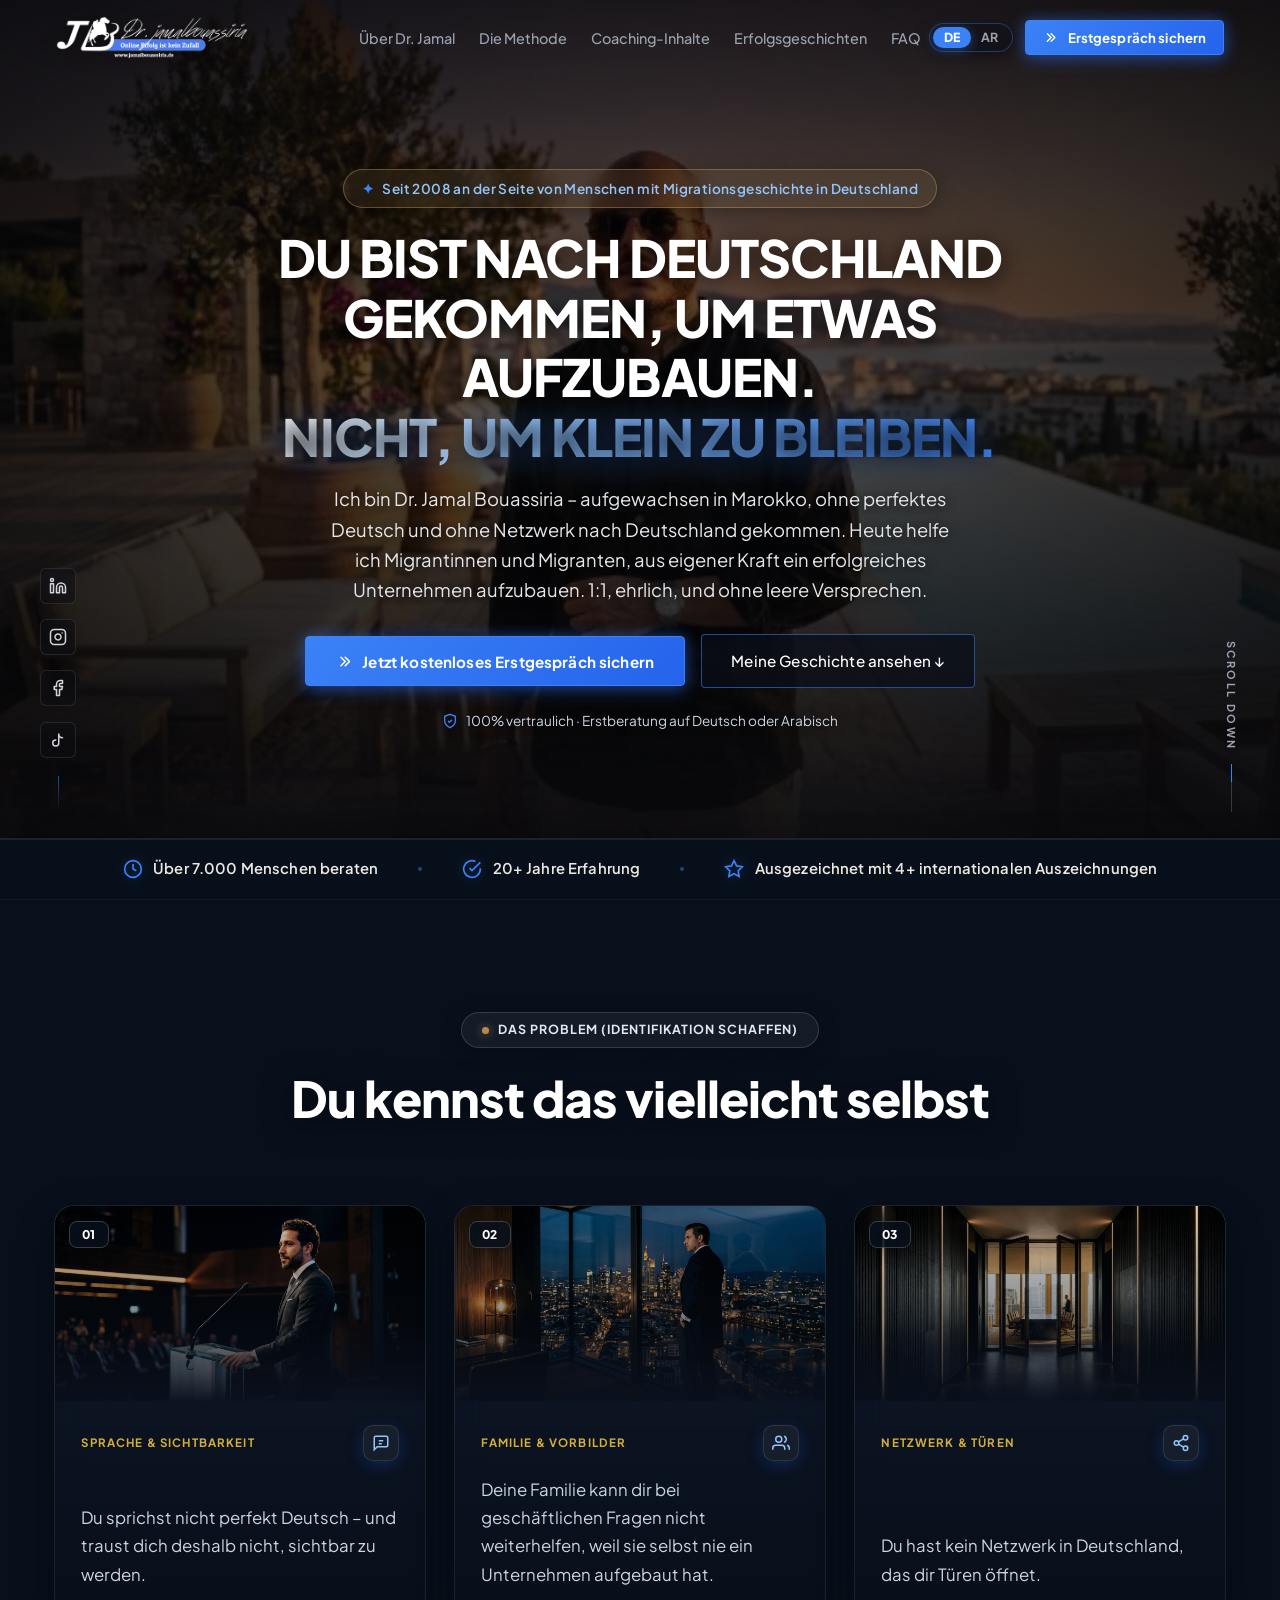
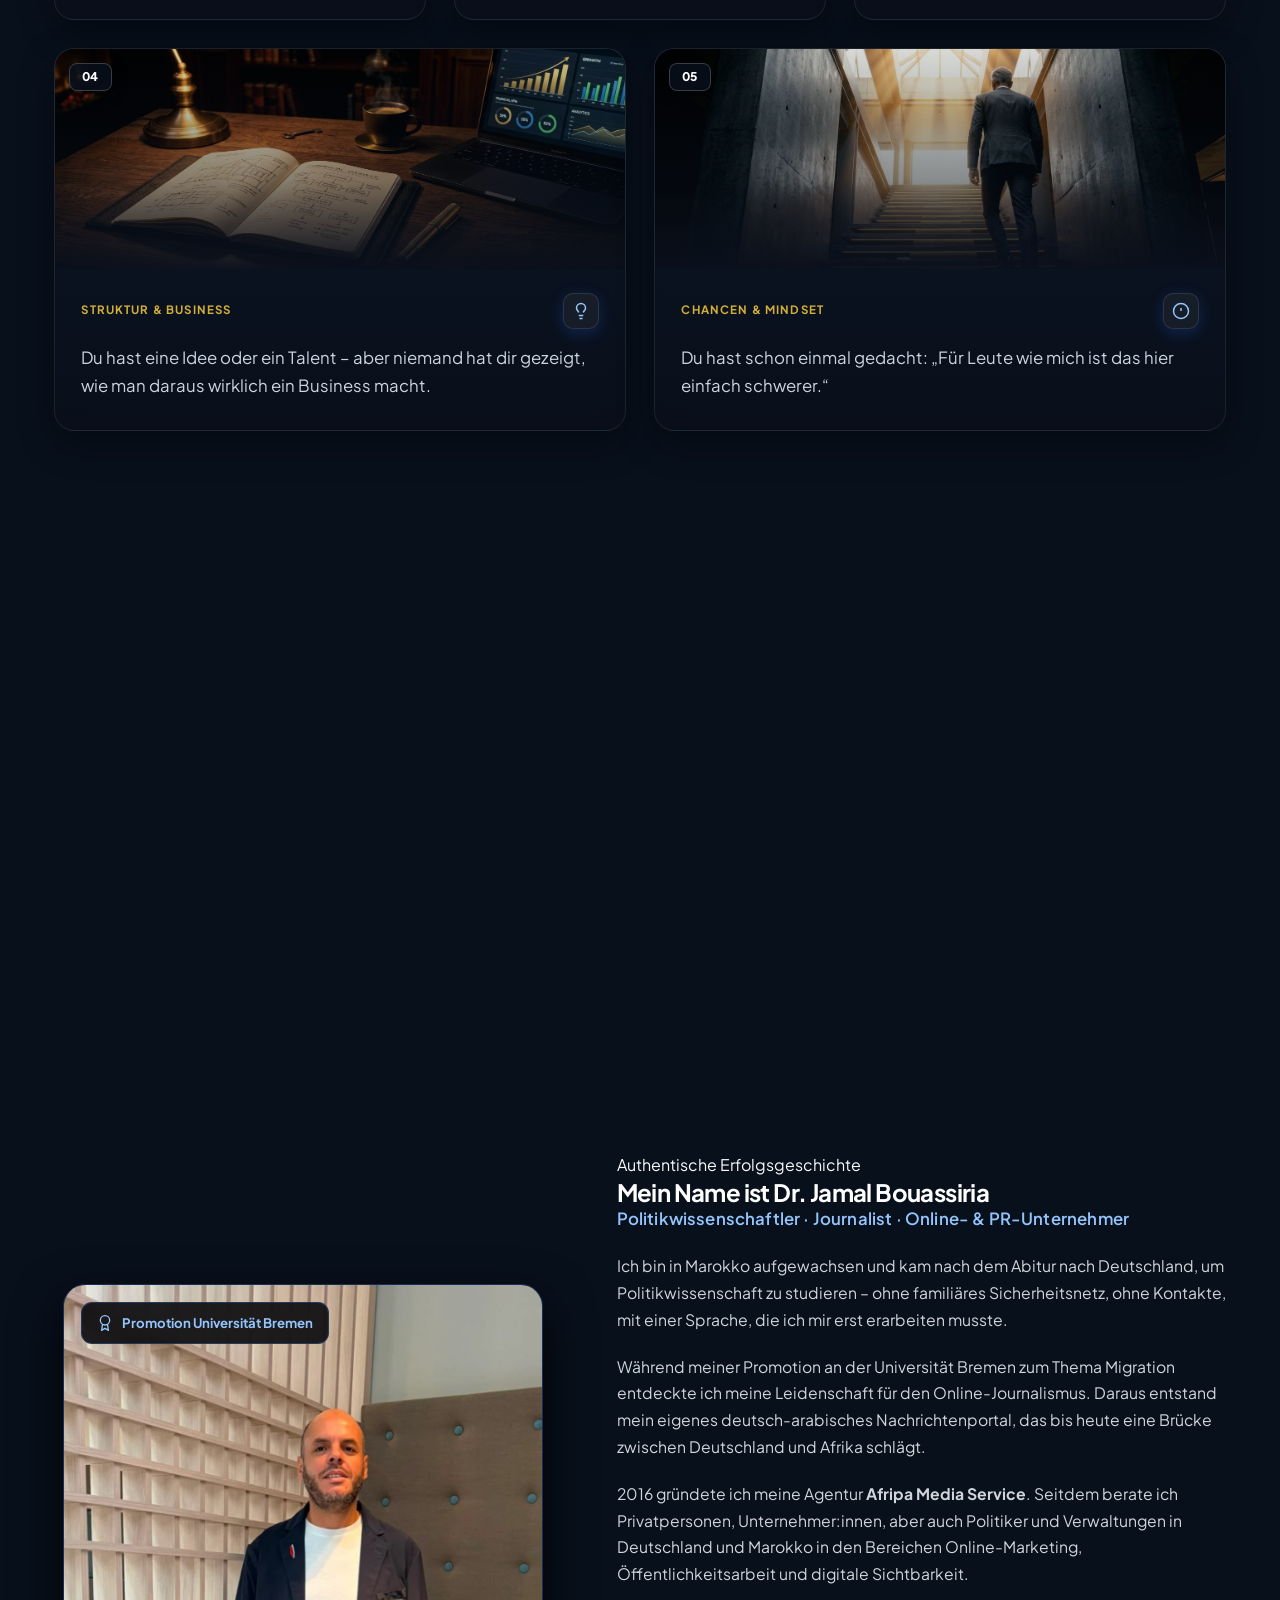
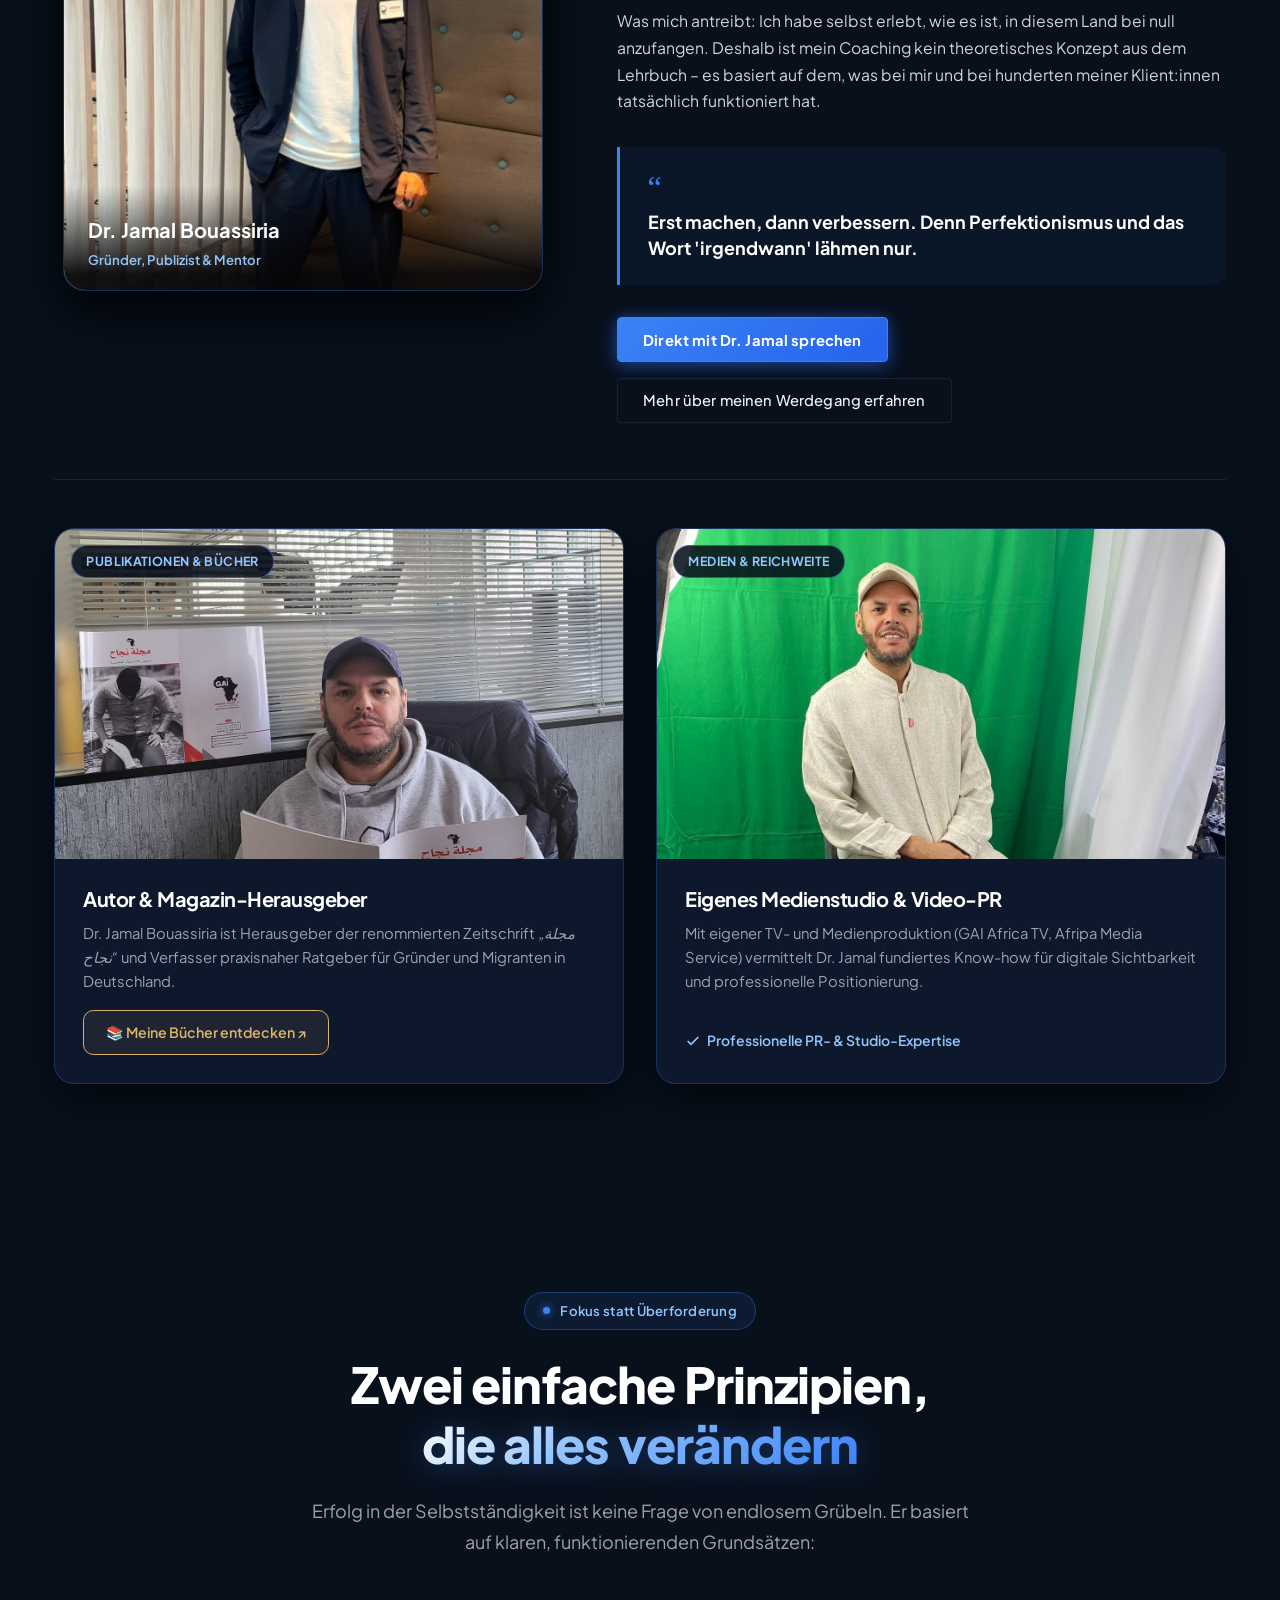
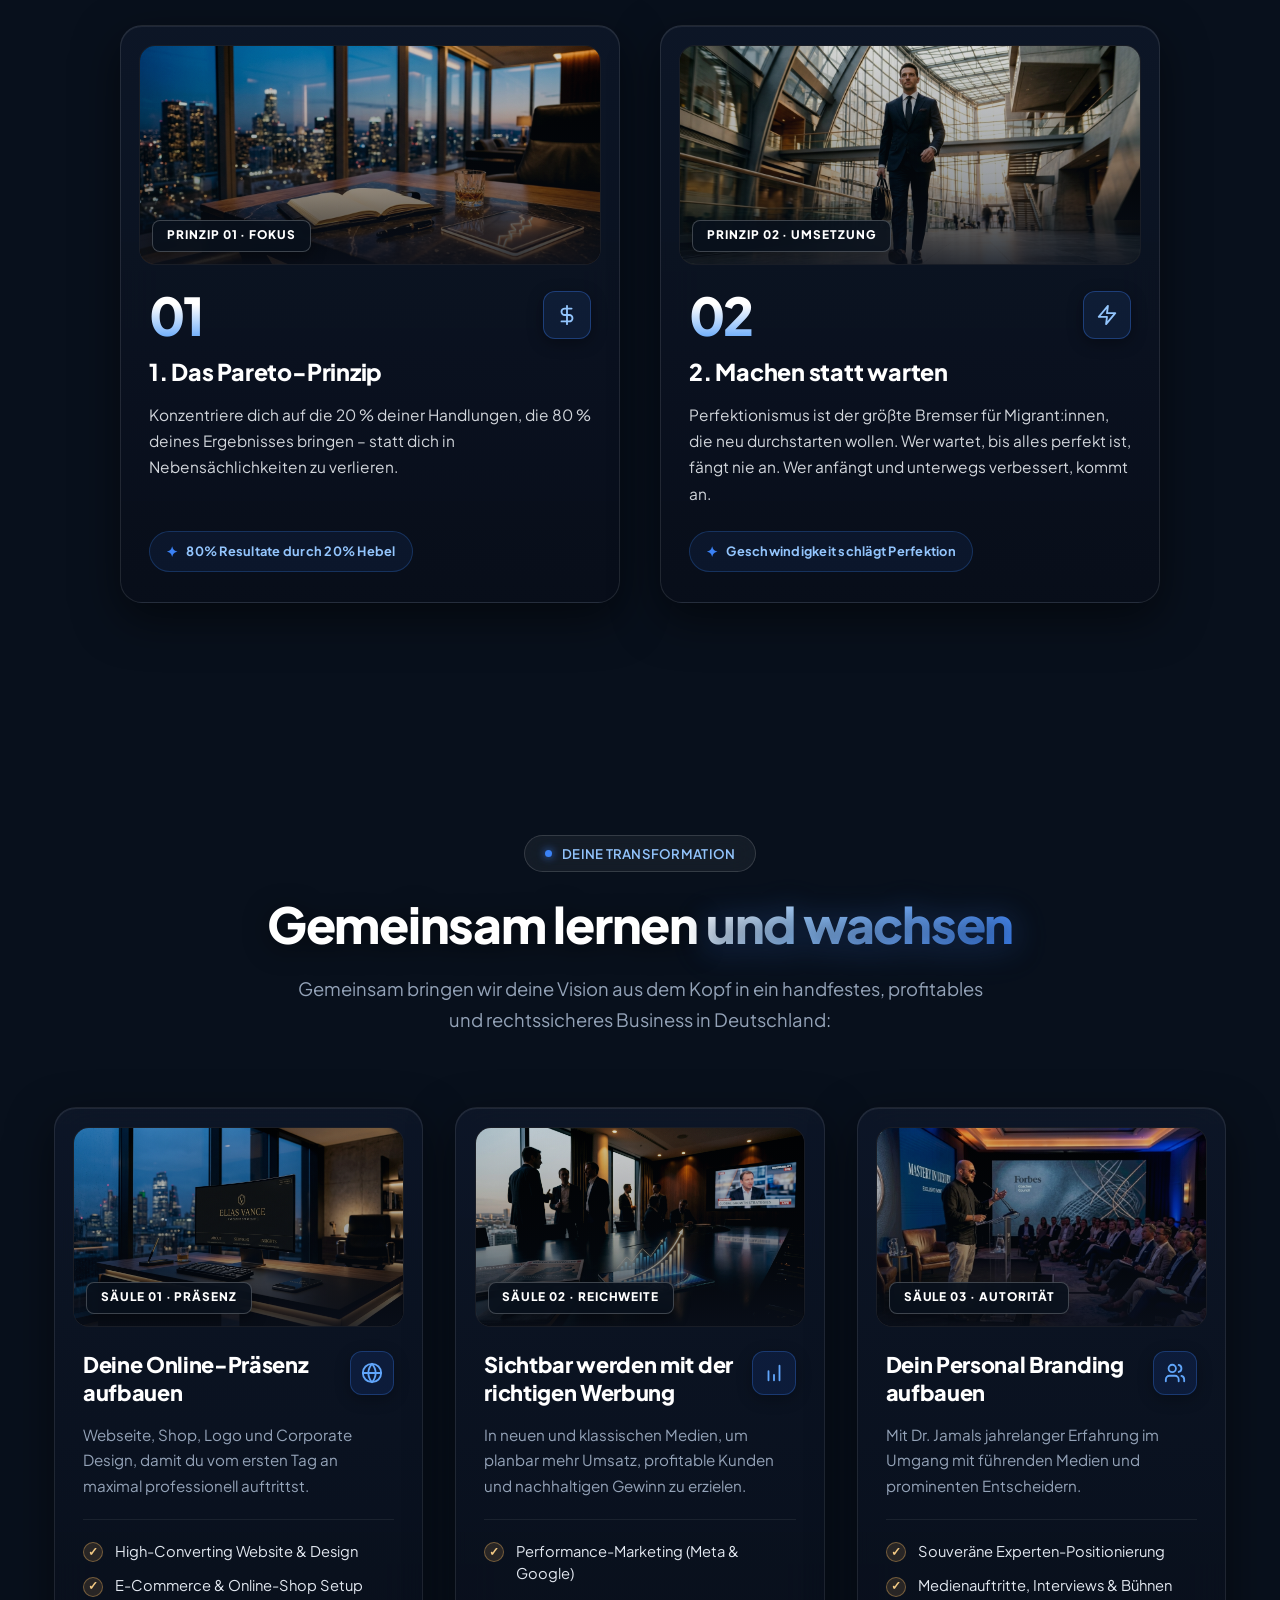
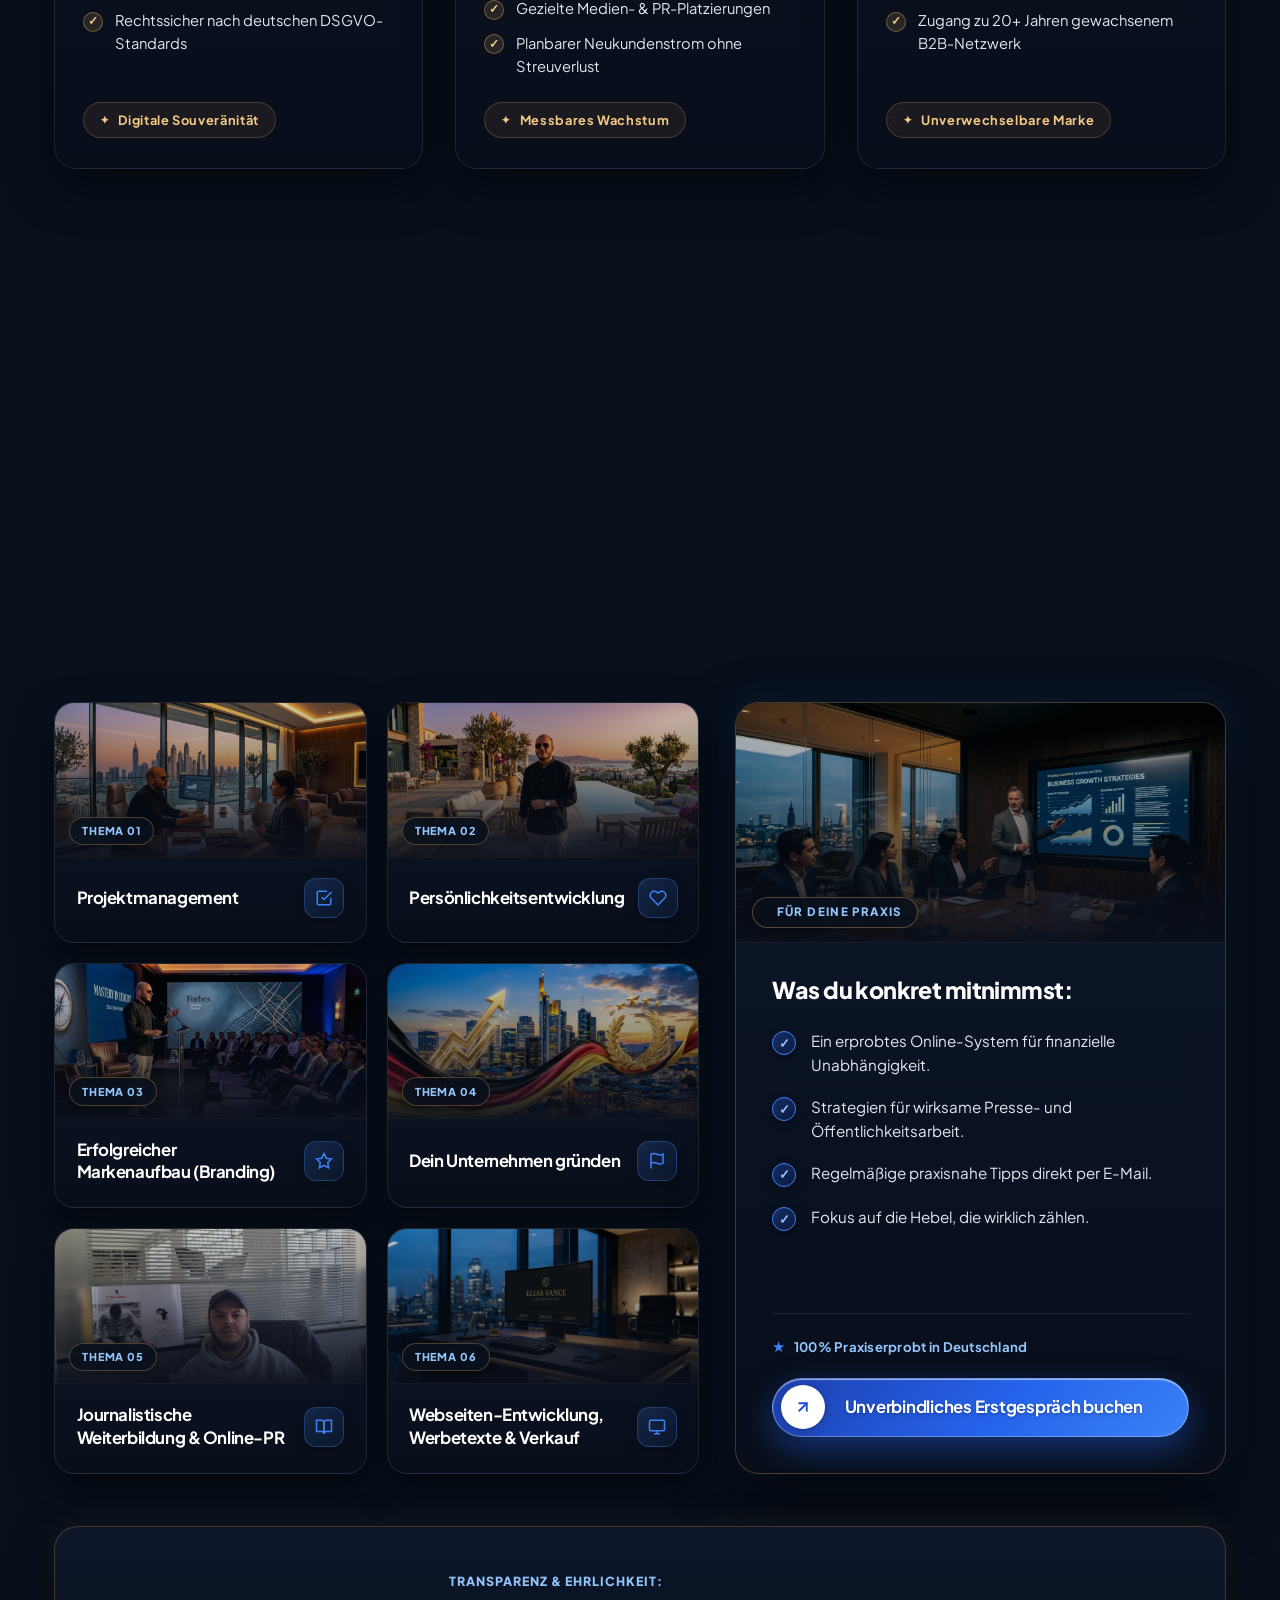
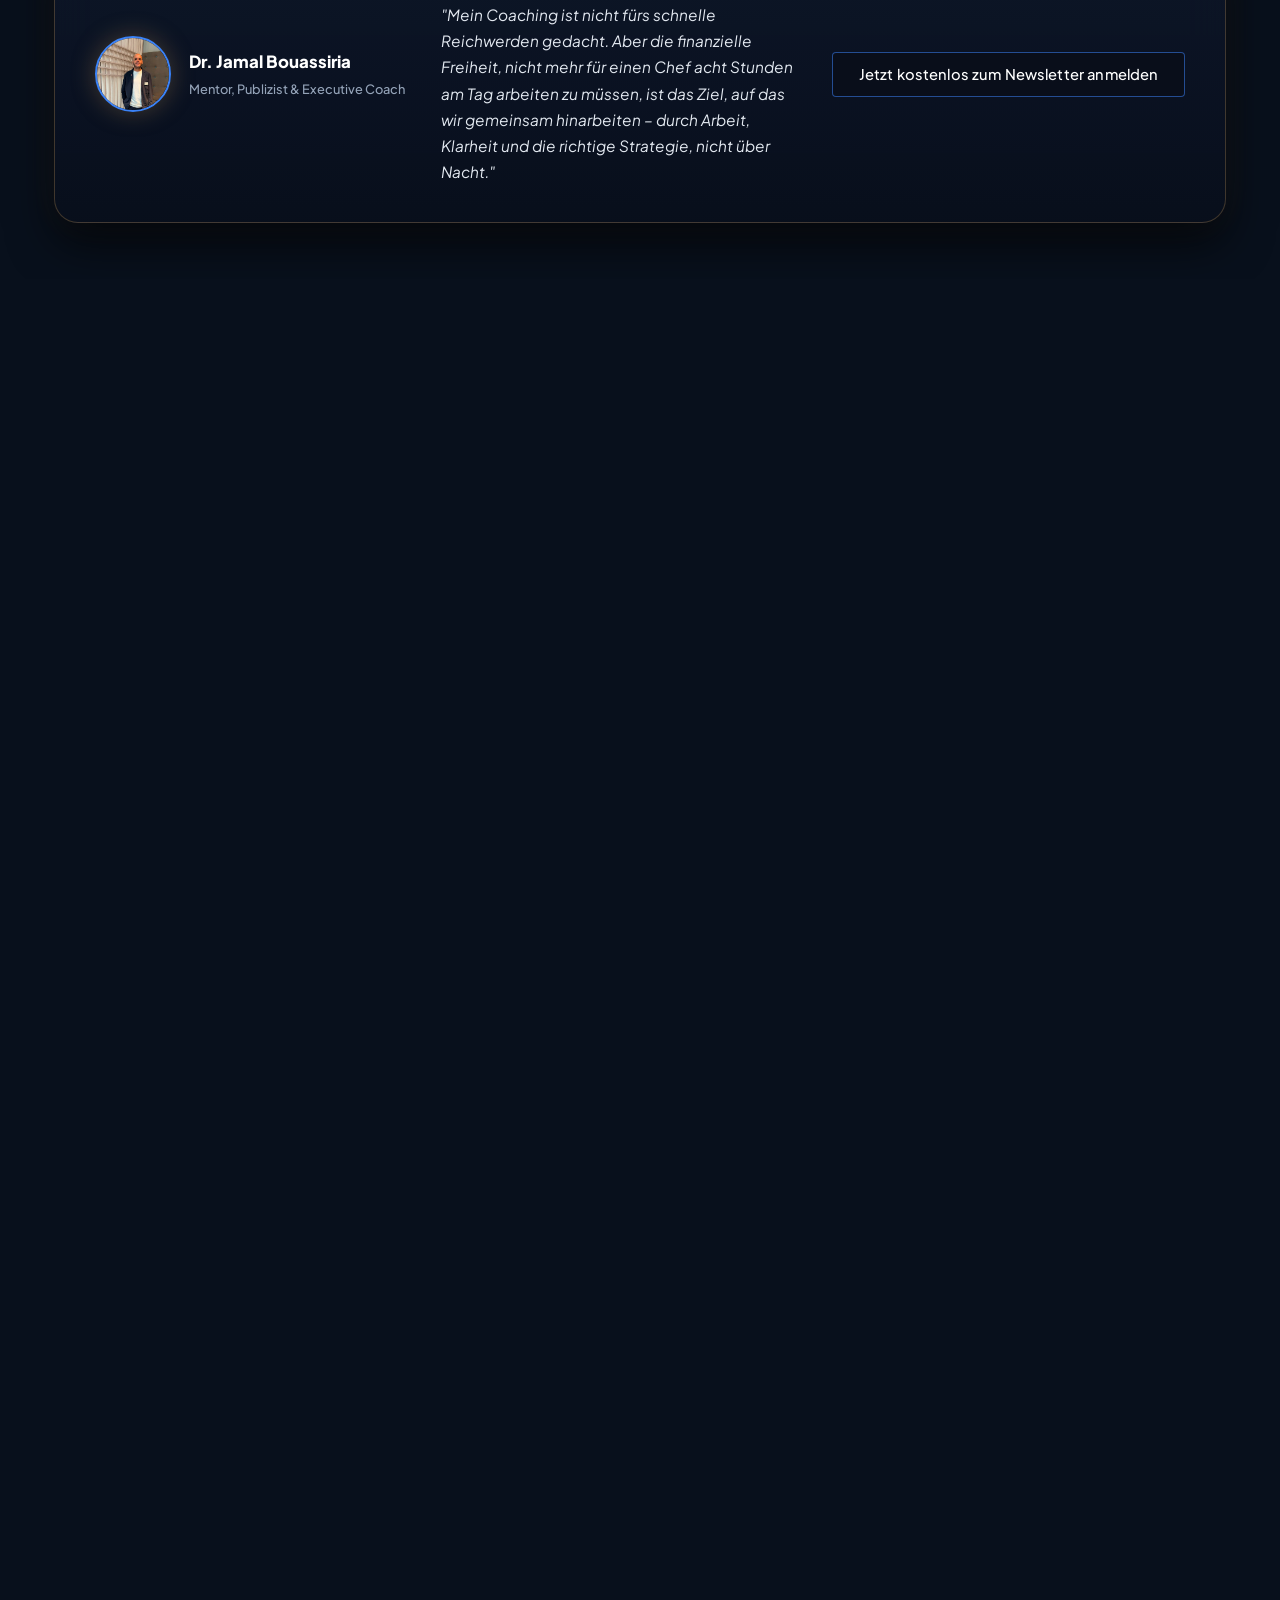
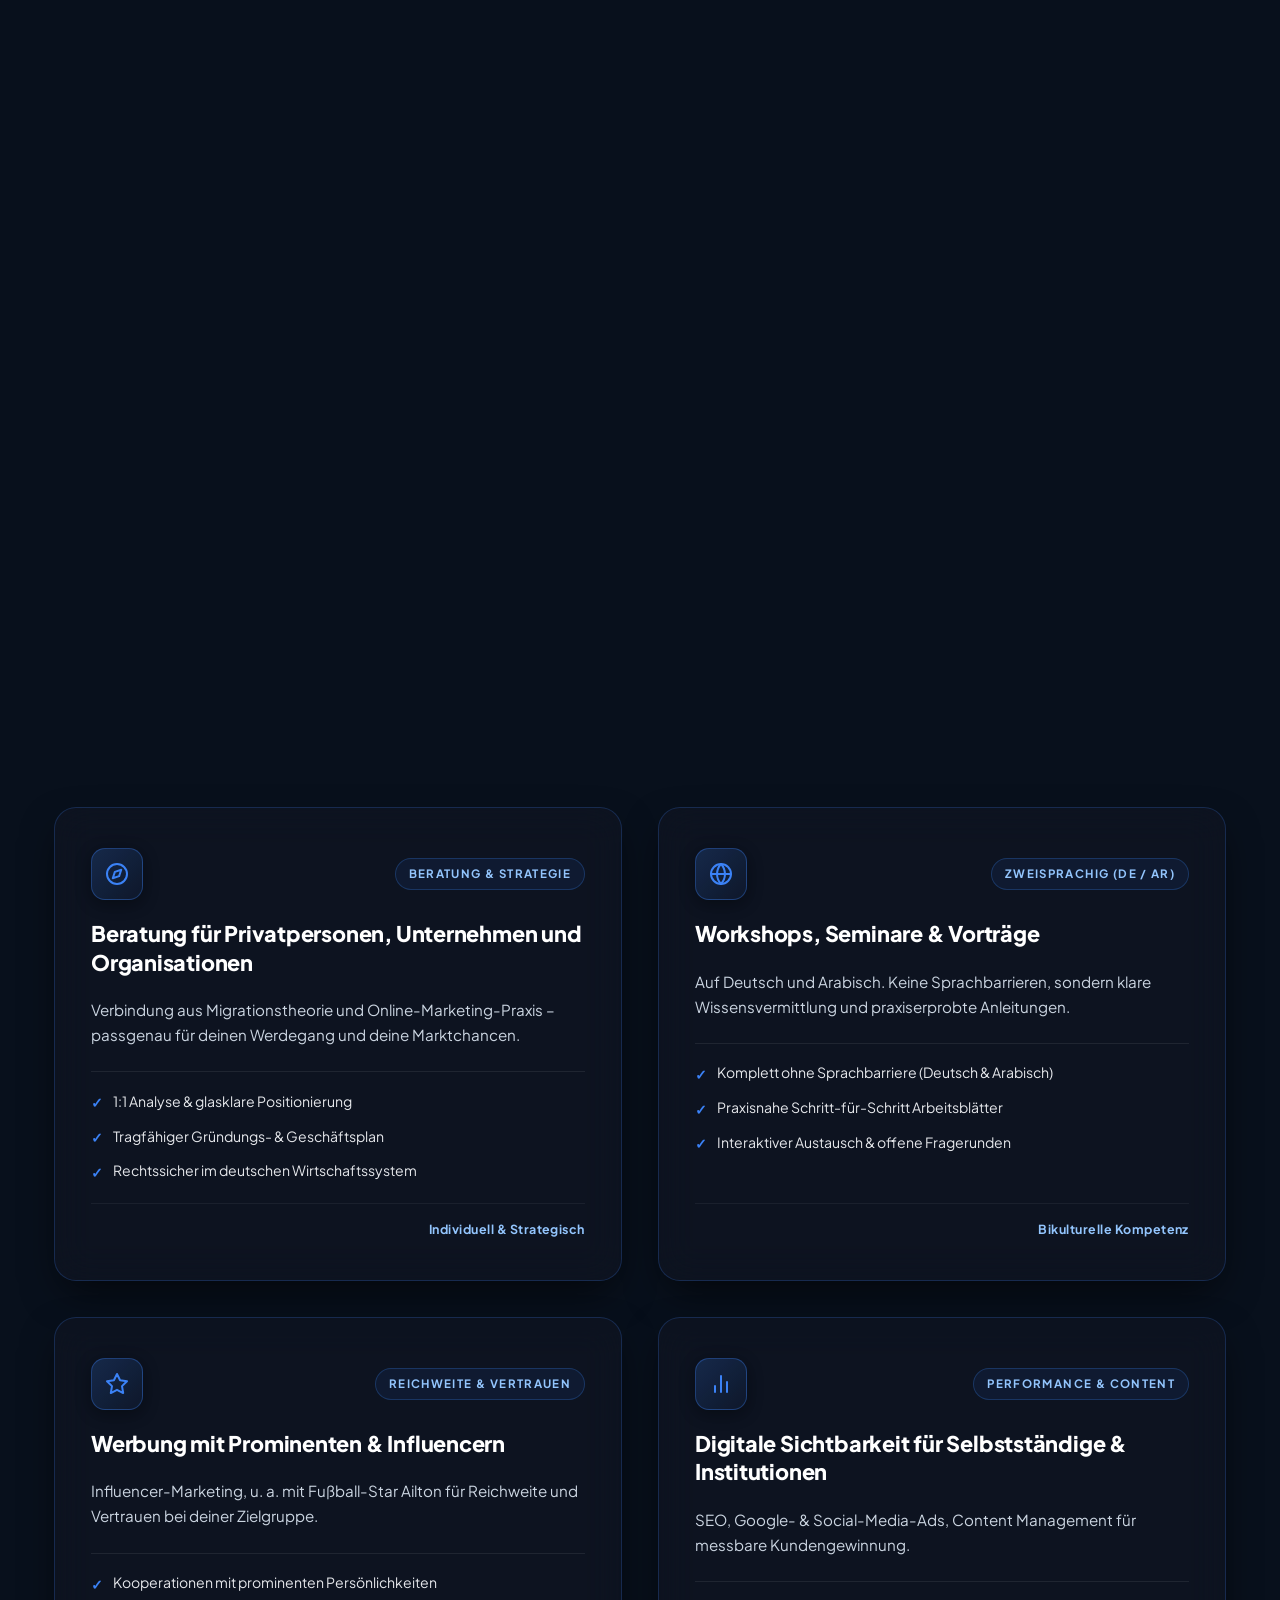
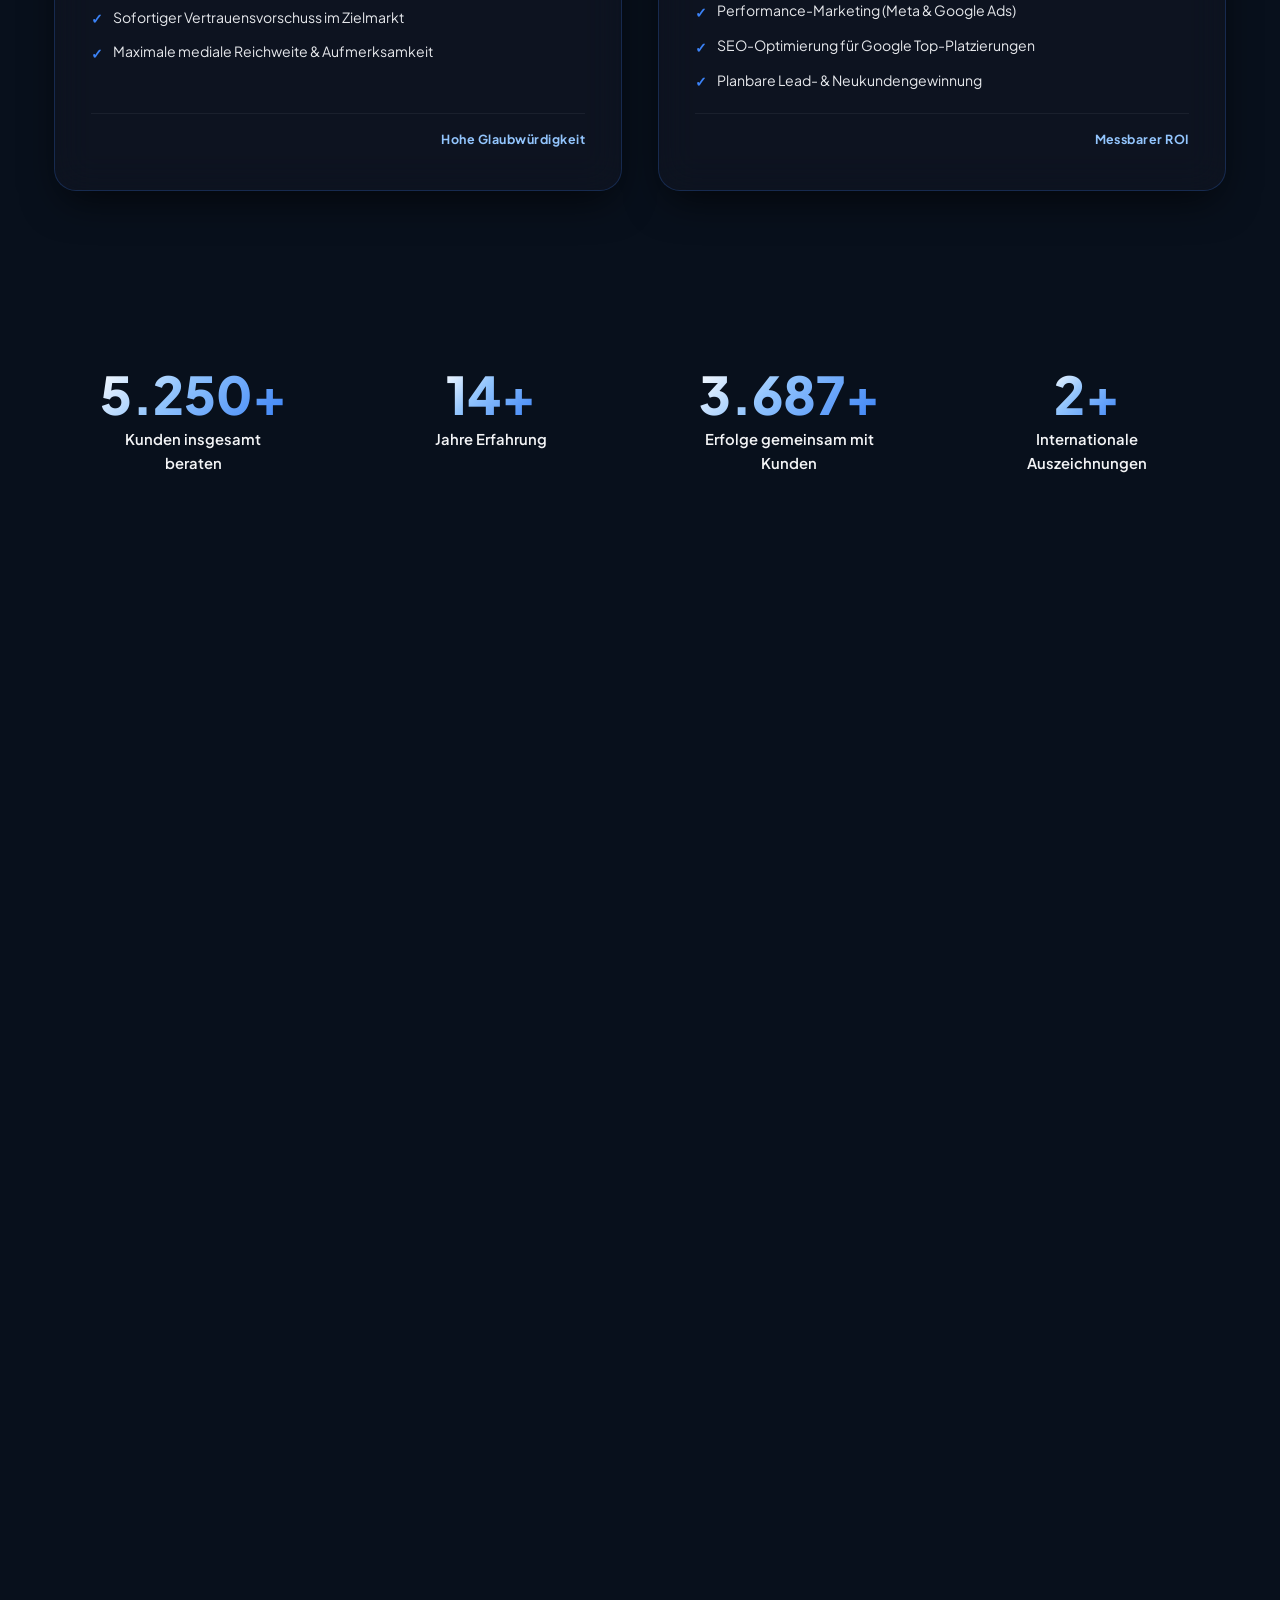
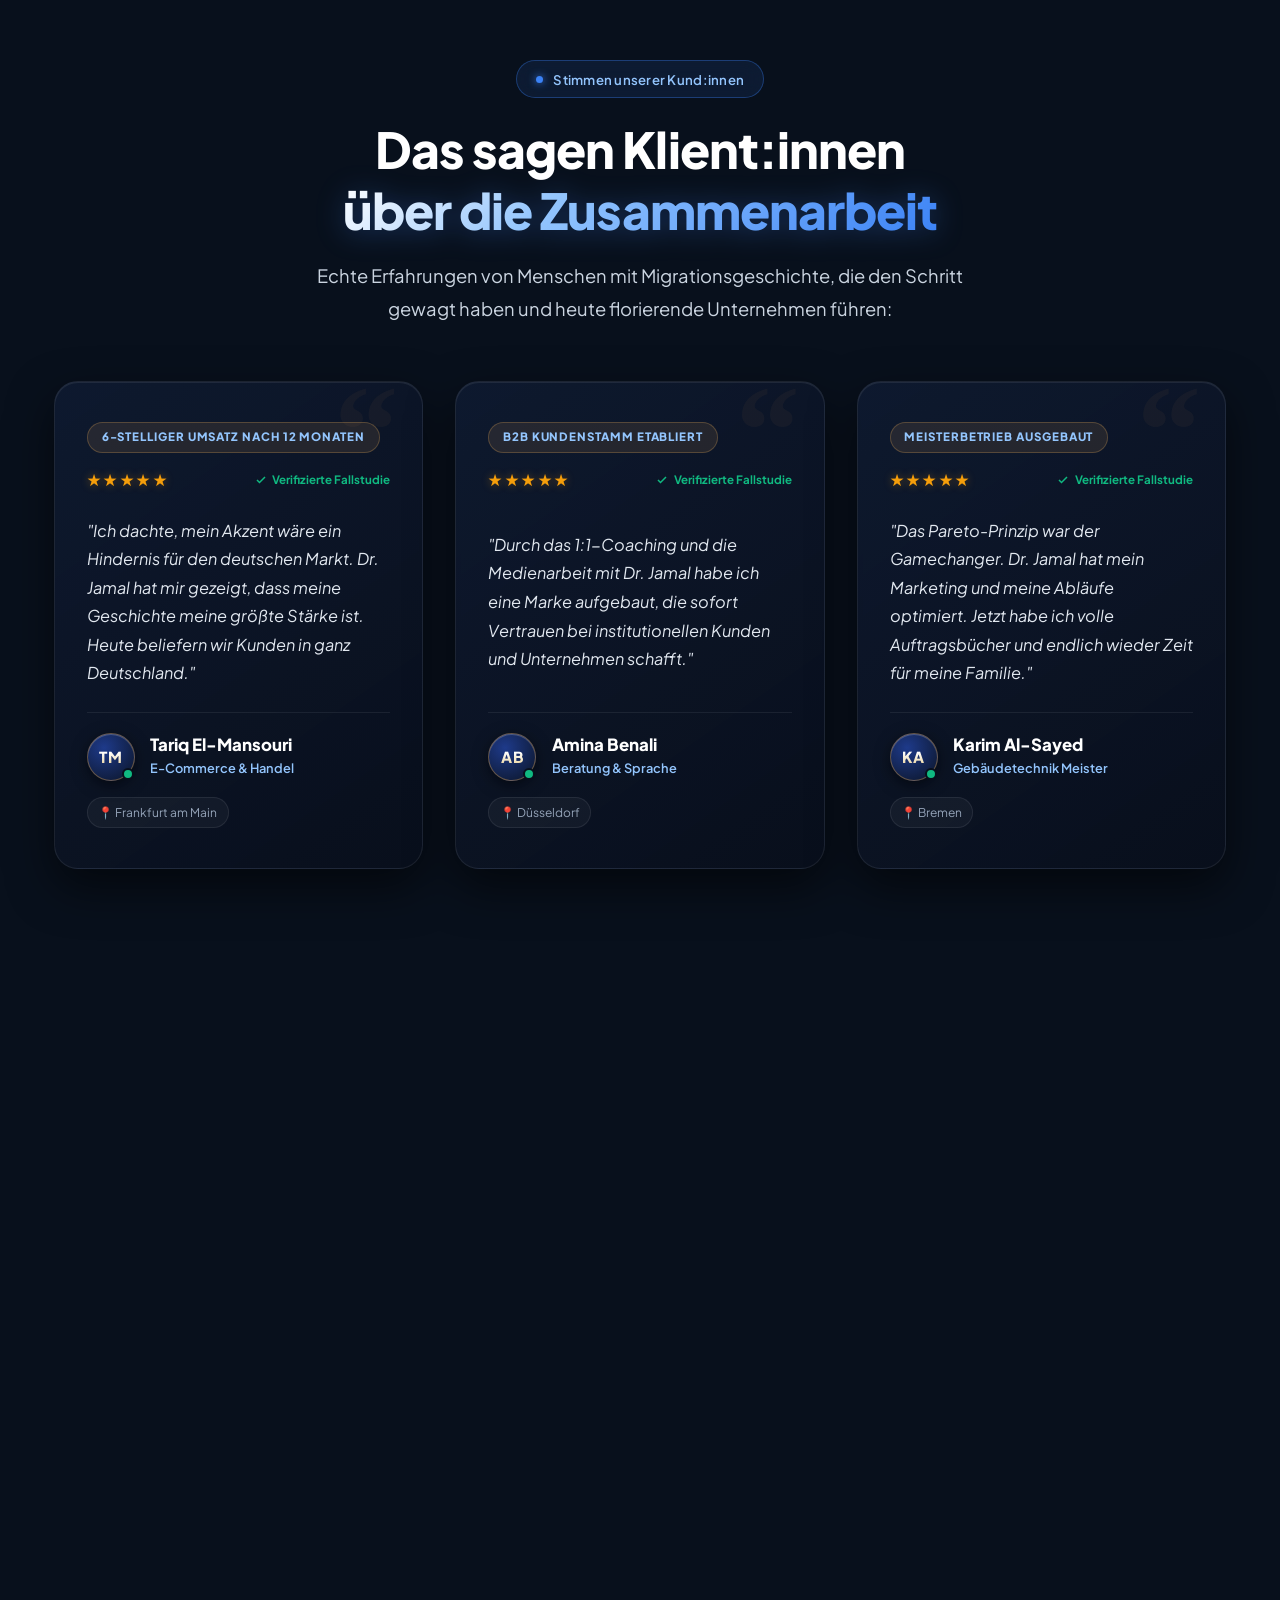
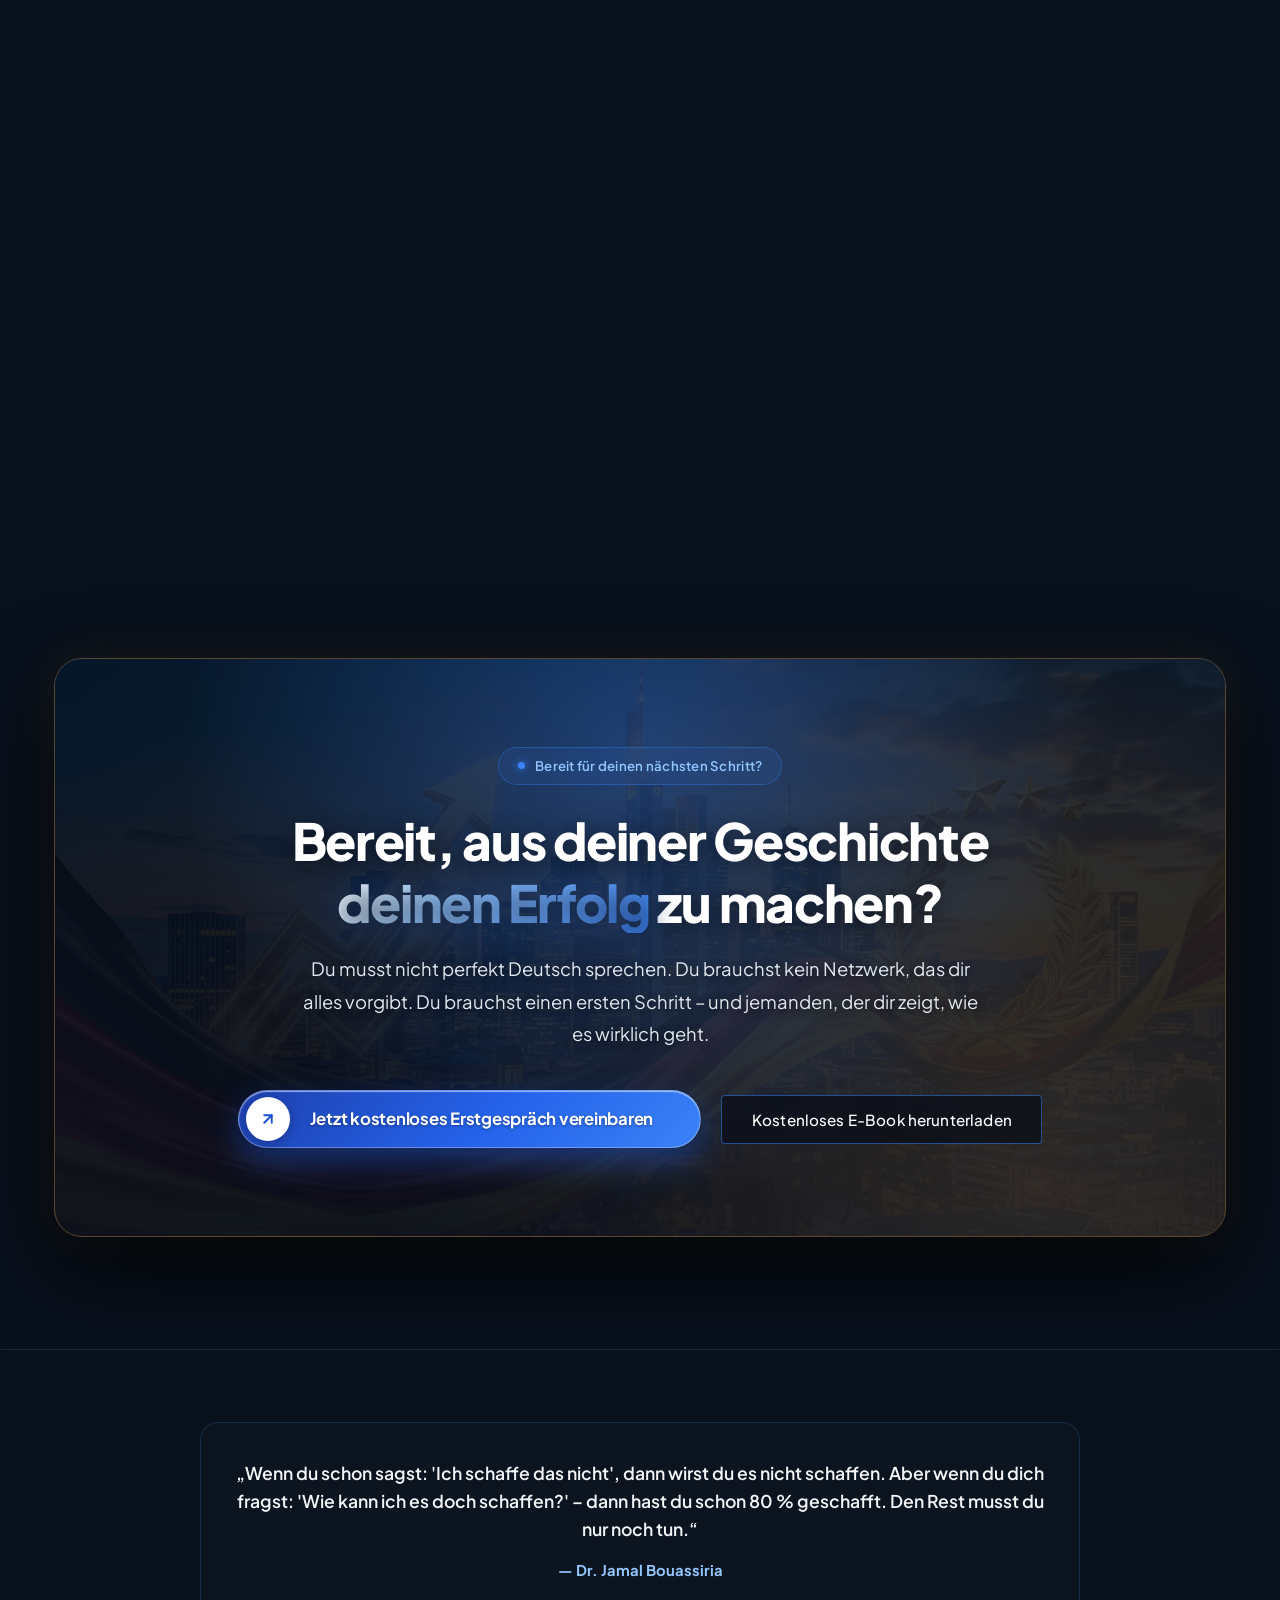
<file: index.html>
<!DOCTYPE html>
<html lang="de">

<head>
  <meta charset="UTF-8">
  <meta name="viewport" content="width=device-width, initial-scale=1.0">
  <title>Coaching für Migranten in Deutschland | Dr. Jamal Bouassiria</title>
  <meta name="description"
    content="1:1-Business-Coaching von Dr. Jamal Bouassiria für Migrant:innen in Deutschland. Von der Idee zum eigenen erfolgreichen Unternehmen – ehrlich, praxisnah, auf Deutsch und Arabisch.">
  <meta name="keywords"
    content="Coaching für Migranten, Business aufbauen als Migrant, Unternehmen gründen Deutschland, Personal Branding Coach, Jamal Bouassiria Coaching">
  <meta name="author" content="Dr. Jamal Bouassiria">

  <!-- Canonical & Multilingual Hreflang SEO -->
  <link rel="canonical" href="https://coaching.jamalbouassiria.de/">
  <link rel="alternate" hreflang="de" href="https://coaching.jamalbouassiria.de/">
  <link rel="alternate" hreflang="ar" href="https://coaching.jamalbouassiria.de/?lang=ar">
  <link rel="alternate" hreflang="x-default" href="https://coaching.jamalbouassiria.de/">

  <!-- Performance & Fonts Preconnect -->
  <link rel="preconnect" href="https://fonts.googleapis.com">
  <link rel="preconnect" href="https://fonts.gstatic.com" crossorigin>

  <!-- Robots & Indexing -->
  <meta name="robots" content="index, follow, max-image-preview:large, max-snippet:-1, max-video-preview:-1">
  <meta name="theme-color" content="#07090e">
  <meta name="color-scheme" content="dark">

  <!-- Open Graph / Facebook / WhatsApp / LinkedIn -->
  <meta property="og:type" content="website">
  <meta property="og:url" content="https://coaching.jamalbouassiria.de/">
  <meta property="og:site_name" content="Dr. Jamal Bouassiria Coaching">
  <meta property="og:locale" content="de_DE">
  <meta property="og:locale:alternate" content="ar_AR">
  <meta property="og:title" content="Dr. Jamal Bouassiria | 1:1 Business Coaching für Migranten in Deutschland">
  <meta property="og:description"
    content="Aus eigener Kraft ein erfolgreiches Unternehmen in Deutschland aufbauen – trotz Sprachbarriere oder fehlendem Start-Netzwerk. 1:1, ehrlich und praxiserprobt.">
  <meta property="og:image" content="https://coaching.jamalbouassiria.de/assets/images/dr_jamal_bouassiria.jpg">
  <meta property="og:image:width" content="1200">
  <meta property="og:image:height" content="630">
  <meta property="og:image:alt" content="Dr. Jamal Bouassiria Profil und Coaching">

  <!-- Twitter Card -->
  <meta name="twitter:card" content="summary_large_image">
  <meta name="twitter:url" content="https://coaching.jamalbouassiria.de/">
  <meta name="twitter:title" content="Dr. Jamal Bouassiria | Business Coaching für Migranten in Deutschland">
  <meta name="twitter:description"
    content="Aus eigener Kraft ein erfolgreiches Unternehmen in Deutschland gründen. 100% praxisnah auf Deutsch und Arabisch.">
  <meta name="twitter:image" content="https://coaching.jamalbouassiria.de/assets/images/dr_jamal_bouassiria.jpg">

  <!-- Favicon & Manifest (Client Official Logo) -->
  <link rel="icon" type="image/png" sizes="32x32" href="assets/images/favicon-32x32.png?v=blue_clean_v4">
  <link rel="icon" type="image/png" sizes="16x16" href="assets/images/favicon-16x16.png?v=blue_clean_v4">
  <link rel="apple-touch-icon" sizes="180x180" href="assets/images/apple-touch-icon.png?v=blue_clean_v4">
  <link rel="shortcut icon" href="favicon.ico?v=blue_clean_v4">
  <link rel="manifest" href="site.webmanifest">

  <!-- Custom Stylesheet -->
  <link rel="stylesheet" href="css/styles.css?v=legal_mobile_v36">

  <!-- Comprehensive Schema.org Structured Data (JSON-LD) -->
  <script type="application/ld+json">
  [
    {
      "@context": "https://schema.org",
      "@type": "Person",
      "@id": "https://coaching.jamalbouassiria.de/#person",
      "name": "Dr. Jamal Bouassiria",
      "jobTitle": "Politikwissenschaftler, Journalist & PR-Unternehmer",
      "worksFor": {
        "@type": "Organization",
        "name": "Afripa Media Service"
      },
      "url": "https://coaching.jamalbouassiria.de/",
      "image": "https://coaching.jamalbouassiria.de/assets/images/dr_jamal_bouassiria.jpg",
      "alumniOf": {
        "@type": "EducationalOrganization",
        "name": "Universität Bremen"
      },
      "address": {
        "@type": "PostalAddress",
        "streetAddress": "Bultstraße 67",
        "addressLocality": "Bremen",
        "postalCode": "28309",
        "addressCountry": "DE"
      },
      "telephone": "+49 176 83 09 21 58",
      "email": "info@jamalbouassiria.de",
      "sameAs": [
        "https://www.linkedin.com",
        "https://www.instagram.com",
        "https://www.facebook.com"
      ]
    },
    {
      "@context": "https://schema.org",
      "@type": "ProfessionalService",
      "@id": "https://coaching.jamalbouassiria.de/#service",
      "name": "Dr. Jamal Bouassiria - Business Coaching & Mentoring",
      "image": "https://coaching.jamalbouassiria.de/assets/images/dr_jamal_bouassiria.jpg",
      "telephone": "+49 176 83 09 21 58",
      "email": "info@jamalbouassiria.de",
      "address": {
        "@type": "PostalAddress",
        "streetAddress": "Bultstraße 67",
        "addressLocality": "Bremen",
        "postalCode": "28309",
        "addressCountry": "DE"
      },
      "priceRange": "€€",
      "knowsLanguage": ["de", "ar"],
      "areaServed": "Deutschland",
      "description": "1:1 Business Coaching und Mentoring für Migrantinnen und Migranten in Deutschland zur Gründung und Skalierung erfolgreicher Unternehmen."
    },
    {
      "@context": "https://schema.org",
      "@type": "FAQPage",
      "@id": "https://coaching.jamalbouassiria.de/#faq",
      "mainEntity": [
        {
          "@type": "Question",
          "name": "Für wen ist dieses Coaching genau geeignet?",
          "acceptedAnswer": {
            "@type": "Answer",
            "text": "Das Programm richtet sich speziell an Menschen mit Migrationsgeschichte in Deutschland – egal ob du noch im Angestelltenverhältnis steckst und nebenberuflich gründen möchtest, bereits eine Idee hast oder schon selbstständig bist und dein Unternehmen skalieren willst."
          }
        },
        {
          "@type": "Question",
          "name": "Brauche ich schon eine fertige Geschäftsidee, um zu starten?",
          "acceptedAnswer": {
            "@type": "Answer",
            "text": "Nein! Wenn du bereits Talente, Fähigkeiten oder Fachwissen hast, erarbeiten wir gemeinsam im Erstgespräch und den ersten Sessions das profitable Angebot, das im deutschen Markt am stärksten nachgefragt wird."
          }
        },
        {
          "@type": "Question",
          "name": "In welcher Sprache findet das Coaching statt?",
          "acceptedAnswer": {
            "@type": "Answer",
            "text": "Das Coaching findet wahlweise auf Deutsch oder Arabisch statt (oder kombiniert). Du musst keine Angst vor Sprachfehlern haben – Dr. Jamal versteht deine Situation aus eigener Erfahrung und vermittelt dir auch das nötige Vokabular für den deutschen Markt."
          }
        },
        {
          "@type": "Question",
          "name": "Wie schnell kann ich erste konkrete Ergebnisse erwarten?",
          "acceptedAnswer": {
            "@type": "Answer",
            "text": "Nach dem Prinzip 'Machen statt warten' setzen wir bereits in den ersten Wochen deine digitale Präsenz auf und leiten Marketingmaßnahmen ein. Die meisten Teilnehmer gewinnen ihre ersten zahlenden Kunden innerhalb der ersten 30 bis 60 Tage."
          }
        },
        {
          "@type": "Question",
          "name": "Wie läuft das kostenlose Erstgespräch ab und was sind die nächsten Schritte?",
          "acceptedAnswer": {
            "@type": "Answer",
            "text": "Nach deiner Terminanfrage rufen wir dich zu deinem Wunschzeitpunkt an. In ca. 30 Minuten sprechen wir vertraulich über deine Ziele, deine aktuellen Hürden und prüfen ehrlich, ob eine Zusammenarbeit Sinn macht. Wenn alles passt, erhältst du deinen maßgeschneiderten Fahrplan."
          }
        }
      ]
    }
  ]
  </script>
</head>

<body>

  <!-- Top Scroll Progress Indicator -->
  <div class="scroll-progress-bar" id="scrollProgressBar" aria-hidden="true"></div>

  <!-- Luxury Brand Preloader (Site Opening Animation) -->
  <div id="site-preloader" class="site-preloader" aria-hidden="true">
    <div class="preloader-content">
      <div class="preloader-monogram-wrap">
        <svg class="preloader-circle-svg" viewBox="0 0 100 100">
          <circle class="preloader-circle-bg" cx="50" cy="50" r="44" />
          <circle class="preloader-circle-active" cx="50" cy="50" r="44" />
        </svg>
        <span class="preloader-monogram">JB</span>
      </div>
      <div class="preloader-text-group">
        <span class="preloader-brand">Dr. Jamal Bouassiria</span>
        <span class="preloader-sub">Business Coaching &amp; Mentoring</span>
      </div>
      <div class="preloader-bar">
        <div class="preloader-bar-fill"></div>
      </div>
    </div>
  </div>

  <!-- ========================================================================
       STICKY HEADER / NAVIGATION
       ======================================================================== -->
  <header class="header-nav">
    <div class="container nav-container">
      <a href="#" class="nav-logo" aria-label="Dr. Jamal Bouassiria Startseite">
        <img src="assets/images/logo_client_nav.png" alt="Dr. Jamal Bouassiria - Coaching & Mentoring"
          class="site-brand-logo" width="192" height="44">
      </a>

      <!-- Streamlined Navigation for Luxury Appearance -->
      <nav aria-label="Hauptnavigation">
        <ul class="nav-links">
          <li><a href="#ueber-jamal" class="nav-link" data-i18n="nav_about">Über Dr. Jamal</a></li>
          <li><a href="#methode" class="nav-link" data-i18n="nav_method">Die Methode</a></li>
          <li><a href="#inhalte" class="nav-link" data-i18n="nav_content">Coaching-Inhalte</a></li>
          <li><a href="#stimmen" class="nav-link" data-i18n="nav_stories">Erfolgsgeschichten</a></li>
          <li><a href="#faq" class="nav-link" data-i18n="nav_faq">FAQ</a></li>
        </ul>
      </nav>

      <div class="nav-actions">
        <!-- Language Switcher Pill (DE | AR) matching user reference -->
        <div class="lang-switch-toggle" id="langSwitch" role="group" aria-label="Sprachauswahl / Language Selector">
          <button type="button" class="lang-opt active" data-lang="de" aria-label="Deutsch">DE</button>
          <button type="button" class="lang-opt" data-lang="ar" aria-label="العربية">AR</button>
        </div>

        <button class="btn btn-gold btn-sm open-booking-modal" id="navCtaBtn">
          <svg class="btn-chevron" width="15" height="15" viewBox="0 0 24 24" fill="none" stroke="currentColor"
            stroke-width="2.5" stroke-linecap="round" stroke-linejoin="round">
            <polyline points="7 6 13 12 7 18"></polyline>
            <polyline points="13 6 19 12 13 18"></polyline>
          </svg>
          <span class="nav-cta-text" data-i18n="nav_cta">Erstgespräch sichern</span>
        </button>
        <button class="mobile-menu-btn" aria-label="Menü öffnen" aria-expanded="false">
          <svg width="22" height="22" viewBox="0 0 24 24" fill="none" stroke="currentColor" stroke-width="2">
            <line x1="3" y1="12" x2="21" y2="12"></line>
            <line x1="3" y1="6" x2="21" y2="6"></line>
            <line x1="3" y1="18" x2="21" y2="18"></line>
          </svg>
        </button>
      </div>
    </div>
  </header>

  <!-- Mobile Drawer -->
  <div class="mobile-nav-drawer" id="mobileDrawer">
    <div class="mobile-drawer-header">
      <span class="mobile-drawer-label" data-i18n="drawer_lang_label">Sprache / اللغة</span>
      <div class="lang-switch-toggle" id="langSwitchMobile" role="group" aria-label="Sprachauswahl Mobil">
        <button type="button" class="lang-opt active" data-lang="de" aria-label="Deutsch">DE</button>
        <button type="button" class="lang-opt" data-lang="ar" aria-label="العربية">AR</button>
      </div>
    </div>
    <ul class="mobile-links">
      <li><a href="#problem" data-i18n="mob_problem">Das Problem</a></li>
      <li><a href="#ueber-jamal" data-i18n="nav_about">Über Dr. Jamal</a></li>
      <li><a href="#methode" data-i18n="nav_method">Die Methode</a></li>
      <li><a href="#inhalte" data-i18n="nav_content">Coaching-Inhalte</a></li>
      <li><a href="#gruende" data-i18n="mob_reasons">7 Vorteile</a></li>
      <li><a href="#fachgebiete" data-i18n="mob_expertise">Fachgebiete</a></li>
      <li><a href="#ablauf" data-i18n="mob_steps">In 3 Schritten</a></li>
      <li><a href="#stimmen" data-i18n="nav_stories">Erfolgsgeschichten</a></li>
      <li><a href="#faq" data-i18n="nav_faq">Häufige Fragen</a></li>
      <li style="border-top:1px solid rgba(255,255,255,0.1); margin-top:0.5rem; padding-top:0.75rem;">
        <a href="impressum.html" data-i18n="footer_impressum" style="font-size:1.05rem; color:#93c5fd; font-weight:600;">⚖️ Impressum</a>
      </li>
      <li>
        <a href="datenschutz.html" data-i18n="footer_datenschutz" style="font-size:1.05rem; color:#93c5fd; font-weight:600;">🔒 Datenschutz</a>
      </li>
    </ul>
    <div style="display:flex; flex-direction:column; gap:1rem; margin-top:2rem;">
      <button class="btn btn-gold btn-full open-booking-modal" data-i18n="mob_drawer_cta">
        Jetzt kostenloses Erstgespräch
      </button>
      <a href="tel:+4917683092158" class="btn btn-outline-gold btn-full">
        Anrufen: +49 176 83 09 21 58
      </a>
    </div>
    <div style="display:flex; justify-content:center; align-items:center; gap:1.25rem; margin-top:1.5rem; padding-top:1rem; border-top:1px solid rgba(255,255,255,0.08); font-size:0.85rem;">
      <a href="impressum.html" data-i18n="footer_impressum" style="color:var(--text-subtle); text-decoration:underline;">Impressum</a>
      <span style="color:rgba(255,255,255,0.2);">•</span>
      <a href="datenschutz.html" data-i18n="footer_datenschutz" style="color:var(--text-subtle); text-decoration:underline;">Datenschutz</a>
    </div>
  </div>

  <main>
    <!-- ========================================================================
         1. HERO SECTION (ABOVE THE FOLD)
         ======================================================================== -->
    <section class="hero-section" id="hero">
      <!-- Cinematic Background Slider with Smooth Ken Burns Zoom -->
      <div class="hero-bg-container">
        <div class="hero-bg-slide active" style="background-image: url('assets/images/hero_jamal_villa.jpg');"></div>
        <div class="hero-bg-slide" style="background-image: url('assets/images/hero_jamal_office.jpg');"></div>
        <div class="hero-bg-slide" style="background-image: url('assets/images/hero_jamal_keynote.jpg');"></div>
        <div class="hero-bg-overlay"></div>
      </div>

      <div class="ambient-glow-gold glow-hero-top"></div>
      <div class="ambient-glow-gold glow-hero-left"></div>

      <!-- Centered, Breathable Hero Content -->
      <div class="container hero-main-wrapper">
        <!-- Kicker Badge (PDF Section 1) -->
        <div class="hero-kicker-badge">
          <span class="hero-kicker-sparkle">✦</span>
          <span data-i18n="hero_kicker">Seit 2008 an der Seite von Menschen mit Migrationsgeschichte in
            Deutschland</span>
        </div>

        <!-- H1 Headline (Exact text from PDF Section 1) -->
        <h1 class="hero-title-cinematic" data-i18n="hero_title">
          Du bist nach Deutschland gekommen, um etwas aufzubauen. <span class="gold-gradient-text">Nicht, um klein zu
            bleiben.</span>
        </h1>

        <!-- Subheadline (Exact text from PDF Section 1) -->
        <p class="hero-subtitle-cinematic" data-i18n="hero_sub">
          Ich bin Dr. Jamal Bouassiria – aufgewachsen in Marokko, ohne perfektes Deutsch und ohne Netzwerk nach
          Deutschland gekommen. Heute helfe ich Migrantinnen und Migranten, aus eigener Kraft ein erfolgreiches
          Unternehmen aufzubauen. 1:1, ehrlich, und ohne leere Versprechen.
        </p>

        <!-- CTAs -->
        <div class="hero-ctas-cinematic">
          <button class="btn btn-gold btn-lg open-booking-modal" id="heroPrimaryCta">
            <svg class="btn-chevron" width="17" height="17" viewBox="0 0 24 24" fill="none" stroke="currentColor"
              stroke-width="2.5" stroke-linecap="round" stroke-linejoin="round">
              <polyline points="7 6 13 12 7 18"></polyline>
              <polyline points="13 6 19 12 13 18"></polyline>
            </svg>
            <span data-i18n="hero_cta">Jetzt kostenloses Erstgespräch sichern</span>
          </button>
          <a href="#ueber-jamal" class="btn btn-outline-gold btn-lg" data-i18n="hero_about">
            Meine Geschichte ansehen ↓
          </a>
        </div>

        <!-- Quick Trust Guarantee -->
        <div class="hero-guarantee-cinematic">
          <svg width="14" height="14" viewBox="0 0 24 24" fill="none" stroke="currentColor" stroke-width="2">
            <path d="M12 22s8-4 8-10V5l-8-3-8 3v7c0 6 8 10 8 10z" />
            <polyline points="9 12 11 14 15 10" />
          </svg>
          <span data-i18n="hero_guarantee">100% vertraulich · Erstberatung auf Deutsch oder Arabisch</span>
        </div>
      </div>

      <!-- Vertical Social Icons (Bottom Left) -->
      <div class="hero-social-rail" aria-label="Soziale Medien">
        <a href="https://www.linkedin.com" target="_blank" rel="noopener noreferrer" class="hero-social-link"
          aria-label="LinkedIn" title="LinkedIn">
          <svg width="18" height="18" viewBox="0 0 24 24" fill="none" stroke="currentColor" stroke-width="2"
            stroke-linecap="round" stroke-linejoin="round">
            <path d="M16 8a6 6 0 0 1 6 6v7h-4v-7a2 2 0 0 0-2-2 2 2 0 0 0-2 2v7h-4v-7a6 6 0 0 1 6-6z" />
            <rect x="2" y="9" width="4" height="12" />
            <circle cx="4" cy="4" r="2" />
          </svg>
        </a>
        <a href="https://www.instagram.com" target="_blank" rel="noopener noreferrer" class="hero-social-link"
          aria-label="Instagram" title="Instagram">
          <svg width="18" height="18" viewBox="0 0 24 24" fill="none" stroke="currentColor" stroke-width="2"
            stroke-linecap="round" stroke-linejoin="round">
            <rect x="2" y="2" width="20" height="20" rx="5" ry="5" />
            <path d="M16 11.37A4 4 0 1 1 12.63 8 4 4 0 0 1 16 11.37z" />
            <line x1="17.5" y1="6.5" x2="17.51" y2="6.5" />
          </svg>
        </a>
        <a href="https://www.facebook.com" target="_blank" rel="noopener noreferrer" class="hero-social-link"
          aria-label="Facebook" title="Facebook">
          <svg width="18" height="18" viewBox="0 0 24 24" fill="none" stroke="currentColor" stroke-width="2"
            stroke-linecap="round" stroke-linejoin="round">
            <path d="M18 2h-3a5 5 0 0 0-5 5v3H7v4h3v8h4v-8h3l1-4h-4V7a1 1 0 0 1 1-1h3z" />
          </svg>
        </a>
        <a href="https://www.tiktok.com" target="_blank" rel="noopener noreferrer" class="hero-social-link"
          aria-label="TikTok" title="TikTok">
          <svg width="18" height="18" viewBox="0 0 24 24" fill="none" stroke="currentColor" stroke-width="2"
            stroke-linecap="round" stroke-linejoin="round">
            <path d="M9 12a4 4 0 1 0 4 4V4a5 5 0 0 0 5 5" />
          </svg>
        </a>
        <span class="hero-social-line"></span>
      </div>

      <!-- Vertical Scroll Indicator (Bottom Right) -->
      <a href="#problem" class="hero-scroll-rail" aria-label="Nach unten scrollen">
        <span class="hero-scroll-text">SCROLL DOWN</span>
        <span class="hero-scroll-bar">
          <span class="hero-scroll-dot"></span>
        </span>
      </a>

      <!-- Trust-Bar / Social Proof Bar (PDF Section 1) -->
      <div class="trust-bar-section">
        <div class="container trust-bar-grid">
          <div class="trust-item">
            <svg class="trust-icon" width="20" height="20" viewBox="0 0 24 24" fill="none" stroke="currentColor"
              stroke-width="2">
              <circle cx="12" cy="12" r="10" />
              <path d="M12 6v6l4 2" />
            </svg>
            <span data-i18n="trust_1">Über 7.000 Menschen beraten</span>
          </div>
          <span class="trust-divider"></span>
          <div class="trust-item">
            <svg class="trust-icon" width="20" height="20" viewBox="0 0 24 24" fill="none" stroke="currentColor"
              stroke-width="2">
              <path d="M22 11.08V12a10 10 0 1 1-5.93-9.14" />
              <polyline points="22 4 12 14.01 9 11.01" />
            </svg>
            <span data-i18n="trust_2">20+ Jahre Erfahrung</span>
          </div>
          <span class="trust-divider"></span>
          <div class="trust-item">
            <svg class="trust-icon" width="20" height="20" viewBox="0 0 24 24" fill="none" stroke="currentColor"
              stroke-width="2">
              <polygon
                points="12 2 15.09 8.26 22 9.27 17 14.14 18.18 21.02 12 17.77 5.82 21.02 7 14.14 2 9.27 8.91 8.26 12 2" />
            </svg>
            <span data-i18n="trust_3">Ausgezeichnet mit 4+ internationalen Auszeichnungen</span>
          </div>
        </div>
      </div>
    </section>

    <!-- ========================================================================
         2. DAS PROBLEM (IDENTIFIKATION SCHAFFEN - PDF ABSCHNITT 2)
         ======================================================================== -->
    <section class="section-padding problem-section-blue" id="problem">
      <div class="problem-blue-ambient-glow" aria-hidden="true"></div>
      <div class="container">
        <div class="section-header reveal-on-scroll">
          <div class="problem-tag-pill">
            <span class="problem-tag-dot"></span>
            <span class="problem-tag-text" data-i18n="problem_tag">Das Problem (Identifikation schaffen)</span>
          </div>
          <h2 class="section-title problem-main-title" data-i18n="problem_title">Du kennst das vielleicht selbst</h2>
        </div>

        <div class="problem-bento-grid reveal-stagger">
          <!-- Point 1: Sprache & Sichtbarkeit -->
          <div class="problem-card-blue problem-card-span-2">
            <div class="problem-card-media">
              <img src="assets/images/problem_language_visibility.jpg" alt="Sprache & Sichtbarkeit"
                class="problem-card-img" loading="lazy">
              <div class="problem-card-media-gradient"></div>
              <div class="problem-card-tag-float">
                <span class="problem-step-label">01</span>
              </div>
            </div>
            <div class="problem-card-body">
              <div class="problem-card-topbar">
                <span class="problem-card-category" data-i18n="problem_cat_1">SPRACHE & SICHTBARKEIT</span>
                <div class="problem-icon-blue" aria-hidden="true">
                  <svg width="18" height="18" viewBox="0 0 24 24" fill="none" stroke="currentColor" stroke-width="2">
                    <path d="M21 15a2 2 0 0 1-2 2H7l-4 4V5a2 2 0 0 1 2-2h14a2 2 0 0 1 2 2z"></path>
                    <line x1="9" y1="9" x2="15" y2="9"></line>
                    <line x1="9" y1="13" x2="13" y2="13"></line>
                  </svg>
                </div>
              </div>
              <p class="problem-card-text" data-i18n="problem_1">
                Du sprichst nicht perfekt Deutsch – und traust dich deshalb nicht, sichtbar zu werden.
              </p>
            </div>
          </div>

          <!-- Point 2: Familie & Vorbilder -->
          <div class="problem-card-blue problem-card-span-2">
            <div class="problem-card-media">
              <img src="assets/images/problem_family_path.jpg" alt="Familie & Vorbilder" class="problem-card-img"
                loading="lazy">
              <div class="problem-card-media-gradient"></div>
              <div class="problem-card-tag-float">
                <span class="problem-step-label">02</span>
              </div>
            </div>
            <div class="problem-card-body">
              <div class="problem-card-topbar">
                <span class="problem-card-category" data-i18n="problem_cat_2">FAMILIE & VORBILDER</span>
                <div class="problem-icon-blue" aria-hidden="true">
                  <svg width="18" height="18" viewBox="0 0 24 24" fill="none" stroke="currentColor" stroke-width="2">
                    <path d="M17 21v-2a4 4 0 0 0-4-4H5a4 4 0 0 0-4 4v2"></path>
                    <circle cx="9" cy="7" r="4"></circle>
                    <path d="M23 21v-2a4 4 0 0 0-3-3.87"></path>
                    <path d="M16 3.13a4 4 0 0 1 0 7.75"></path>
                  </svg>
                </div>
              </div>
              <p class="problem-card-text" data-i18n="problem_2">
                Deine Familie kann dir bei geschäftlichen Fragen nicht weiterhelfen, weil sie selbst nie ein Unternehmen
                aufgebaut hat.
              </p>
            </div>
          </div>

          <!-- Point 3: Netzwerk & Türen -->
          <div class="problem-card-blue problem-card-span-2">
            <div class="problem-card-media">
              <img src="assets/images/problem_network_doors.jpg" alt="Netzwerk in Deutschland" class="problem-card-img"
                loading="lazy">
              <div class="problem-card-media-gradient"></div>
              <div class="problem-card-tag-float">
                <span class="problem-step-label">03</span>
              </div>
            </div>
            <div class="problem-card-body">
              <div class="problem-card-topbar">
                <span class="problem-card-category" data-i18n="problem_cat_3">NETZWERK & TÜREN</span>
                <div class="problem-icon-blue" aria-hidden="true">
                  <svg width="18" height="18" viewBox="0 0 24 24" fill="none" stroke="currentColor" stroke-width="2">
                    <circle cx="18" cy="5" r="3"></circle>
                    <circle cx="6" cy="12" r="3"></circle>
                    <circle cx="18" cy="19" r="3"></circle>
                    <line x1="8.59" y1="13.51" x2="15.42" y2="17.49"></line>
                    <line x1="15.41" y1="6.51" x2="8.59" y2="10.49"></line>
                  </svg>
                </div>
              </div>
              <p class="problem-card-text" data-i18n="problem_3">
                Du hast kein Netzwerk in Deutschland, das dir Türen öffnet.
              </p>
            </div>
          </div>

          <!-- Point 4: Struktur & Business -->
          <div class="problem-card-blue problem-card-span-3">
            <div class="problem-card-media">
              <img src="assets/images/problem_idea_to_business.jpg" alt="Von der Idee zum Business"
                class="problem-card-img" loading="lazy">
              <div class="problem-card-media-gradient"></div>
              <div class="problem-card-tag-float">
                <span class="problem-step-label">04</span>
              </div>
            </div>
            <div class="problem-card-body">
              <div class="problem-card-topbar">
                <span class="problem-card-category" data-i18n="problem_cat_4">STRUKTUR & BUSINESS</span>
                <div class="problem-icon-blue" aria-hidden="true">
                  <svg width="18" height="18" viewBox="0 0 24 24" fill="none" stroke="currentColor" stroke-width="2">
                    <line x1="9" y1="18" x2="15" y2="18"></line>
                    <line x1="10" y1="22" x2="14" y2="22"></line>
                    <path
                      d="M15.09 14c.18-.98.65-1.74 1.41-2.5A4.65 4.65 0 0 0 18 8 6 6 0 0 0 6 8c0 1 .23 2.23 1.5 3.5A4.61 4.61 0 0 1 8.91 14">
                    </path>
                  </svg>
                </div>
              </div>
              <p class="problem-card-text" data-i18n="problem_4">
                Du hast eine Idee oder ein Talent – aber niemand hat dir gezeigt, wie man daraus wirklich ein Business
                macht.
              </p>
            </div>
          </div>

          <!-- Point 5: Chancen & Mindset -->
          <div class="problem-card-blue problem-card-span-3">
            <div class="problem-card-media">
              <img src="assets/images/problem_glass_ceiling.jpg" alt="Chancen & Mindset" class="problem-card-img"
                loading="lazy">
              <div class="problem-card-media-gradient"></div>
              <div class="problem-card-tag-float">
                <span class="problem-step-label">05</span>
              </div>
            </div>
            <div class="problem-card-body">
              <div class="problem-card-topbar">
                <span class="problem-card-category" data-i18n="problem_cat_5">CHANCEN & MINDSET</span>
                <div class="problem-icon-blue" aria-hidden="true">
                  <svg width="18" height="18" viewBox="0 0 24 24" fill="none" stroke="currentColor" stroke-width="2">
                    <circle cx="12" cy="12" r="10"></circle>
                    <line x1="12" y1="8" x2="12" y2="12"></line>
                    <line x1="12" y1="16" x2="12.01" y2="16"></line>
                  </svg>
                </div>
              </div>
              <p class="problem-card-text" data-i18n="problem_5">
                Du hast schon einmal gedacht: „Für Leute wie mich ist das hier einfach schwerer.“
              </p>
            </div>
          </div>
        </div>

        <!-- Problem Resolution Box (Blue Showstopper with Germany Success Backdrop) -->
        <div class="problem-resolution-box-blue reveal-on-scroll reveal-scale">
          <div class="problem-resolution-bg-media" aria-hidden="true">
            <img src="assets/images/germany_success_bg.jpg" alt="Erfolg in Deutschland"
              class="problem-resolution-bg-img" loading="lazy">
            <div class="problem-resolution-bg-overlay"></div>
          </div>
          <div class="problem-resolution-content">
            <span class="resolution-badge-blue">
              <svg width="15" height="15" viewBox="0 0 24 24" fill="none" stroke="currentColor" stroke-width="2">
                <polygon
                  points="12 2 15.09 8.26 22 9.27 17 14.14 18.18 21.02 12 17.77 5.82 21.02 7 14.14 2 9.27 8.91 8.26 12 2">
                </polygon>
              </svg>
              <span data-i18n="problem_perspective">DIE PERSPEKTIVE</span>
            </span>
            <h3 class="problem-resolution-title-blue" data-i18n="problem_res_title">
              Das stimmt. Und trotzdem ist es möglich.
            </h3>
            <p class="problem-resolution-text-blue" data-i18n="problem_res_text">
              Ich bin der Beweis dafür – und in den letzten 20+ Jahren habe ich Tausenden Menschen mit genau diesem
              Startpunkt geholfen, den Weg zu gehen.
            </p>
            <div class="problem-resolution-action">
              <button class="btn-executive-luxury open-booking-modal">
                <span class="btn-executive-icon" aria-hidden="true">
                  <svg width="17" height="17" viewBox="0 0 24 24" fill="none" stroke="currentColor" stroke-width="2.5"
                    stroke-linecap="round" stroke-linejoin="round">
                    <line x1="7" y1="17" x2="17" y2="7"></line>
                    <polyline points="7 7 17 7 17 17"></polyline>
                  </svg>
                </span>
                <span class="btn-executive-text" data-i18n="problem_res_cta">Unverbindliches Erstgespräch buchen</span>
              </button>
            </div>
          </div>
        </div>
      </div>
    </section>

    <!-- ========================================================================
         3. ÜBER DR. JAMAL BOUASSIRIA (STORY & AUTHORITY)
         ======================================================================== -->
    <section class="section-padding about-section" id="ueber-jamal">
      <div class="container">
        <div class="about-grid">
          <!-- Portrait Visual -->
          <div class="about-visual reveal-on-scroll reveal-left">
            <div class="about-portrait-card">
              <img src="assets/images/jamal_portrait_optimized.jpg" alt="Dr. Jamal Bouassiria Profil" width="600"
                height="760" loading="lazy" style="object-position: center 12%;">
              <div class="about-portrait-overlay">
                <div class="about-portrait-name">Dr. Jamal Bouassiria</div>
                <div class="about-portrait-role" data-i18n="about_portrait_role">Gründer, Publizist & Mentor</div>
              </div>
            </div>
            <div class="about-badge-exp">
              <svg width="16" height="16" viewBox="0 0 24 24" fill="none" stroke="currentColor" stroke-width="2">
                <circle cx="12" cy="8" r="7" />
                <polyline points="8.21 13.89 7 23 12 20 17 23 15.79 13.88" />
              </svg>
              <span data-i18n="about_badge_exp">Promotion Universität Bremen</span>
            </div>
          </div>

          <!-- Bio Content -->
          <div class="about-content reveal-on-scroll reveal-right">
            <div>
              <span class="section-tag" data-i18n="about_tag">Authentische Erfolgsgeschichte</span>
              <h2 class="section-title" data-i18n="about_title">Mein Name ist Dr. Jamal Bouassiria</h2>
              <div class="about-roles" data-i18n="about_roles">Politikwissenschaftler · Journalist · Online- &
                PR-Unternehmer</div>
            </div>

            <p class="about-bio-text" data-i18n="about_bio_1">
              Ich bin in Marokko aufgewachsen und kam nach dem Abitur nach Deutschland, um Politikwissenschaft zu
              studieren – ohne familiäres Sicherheitsnetz, ohne Kontakte, mit einer Sprache, die ich mir erst erarbeiten
              musste.
            </p>
            <p class="about-bio-text" data-i18n="about_bio_2">
              Während meiner Promotion an der Universität Bremen zum Thema Migration entdeckte ich meine Leidenschaft
              für den Online-Journalismus. Daraus entstand mein eigenes deutsch-arabisches Nachrichtenportal, das bis
              heute eine Brücke zwischen Deutschland und Afrika schlägt.
            </p>
            <p class="about-bio-text" data-i18n="about_bio_3">
              2016 gründete ich meine Agentur <strong>Afripa Media Service</strong>. Seitdem berate ich Privatpersonen,
              Unternehmer:innen, aber auch Politiker und Verwaltungen in Deutschland und Marokko in den Bereichen
              Online-Marketing, Öffentlichkeitsarbeit und digitale Sichtbarkeit.
            </p>
            <p class="about-bio-text" data-i18n="about_bio_4">
              Was mich antreibt: Ich habe selbst erlebt, wie es ist, in diesem Land bei null anzufangen. Deshalb ist
              mein Coaching kein theoretisches Konzept aus dem Lehrbuch – es basiert auf dem, was bei mir und bei
              hunderten meiner Klient:innen tatsächlich funktioniert hat.
            </p>

            <!-- Mindset Callout -->
            <div class="quote-callout">
              <div class="quote-icon">“</div>
              <div class="quote-text" data-i18n="about_quote">
                Erst machen, dann verbessern. Denn Perfektionismus und das Wort 'irgendwann' lähmen nur.
              </div>
            </div>

            <div style="display:flex; flex-wrap:wrap; gap:1rem; align-items:center;">
              <button class="btn btn-gold open-booking-modal" data-i18n="about_btn_talk">
                Direkt mit Dr. Jamal sprechen
              </button>
              <button class="btn btn-ghost open-lead-modal" data-i18n="about_btn_more">
                Mehr über meinen Werdegang erfahren
              </button>
            </div>
          </div>
        </div>

        <!-- Authority, Media & Books Showcase (Client Images & Publications) -->
        <div class="about-media-showcase reveal-on-scroll">
          <div class="about-media-grid">
            <!-- Card 1: Books & Publication (مجلة نجاح) -->
            <div class="about-media-card">
              <div class="about-media-img-wrap">
                <img src="assets/images/jamal_magazine_author.jpg"
                  alt="Dr. Jamal Bouassiria - Publizist & Magazin-Herausgeber" class="media-img-author" loading="lazy"
                  width="600" height="400">
                <span class="media-badge" data-i18n="about_media_badge_books">Publikationen & Bücher</span>
              </div>
              <div class="about-media-content">
                <h3 class="about-media-title" data-i18n="about_media_title_books">Autor & Magazin-Herausgeber</h3>
                <p class="about-media-desc" data-i18n="about_media_desc_books">
                  Dr. Jamal Bouassiria ist Herausgeber der renommierten Zeitschrift <em>„مجلة نجاح“</em> und Verfasser
                  praxisnaher Ratgeber für Gründer und Migranten in Deutschland.
                </p>
                <div style="margin-top:1rem;">
                  <a href="https://jamalbouassiria.de/books/" target="_blank" rel="noopener noreferrer"
                    class="btn-gold-outline">
                    <span data-i18n="about_media_btn_books">📚 Meine Bücher entdecken ↗</span>
                  </a>
                </div>
              </div>
            </div>

            <!-- Card 2: Media Studio & Video Production -->
            <div class="about-media-card">
              <div class="about-media-img-wrap">
                <img src="assets/images/jamal_studio_seated_opt.jpg"
                  alt="Dr. Jamal Bouassiria - Medienproduktion & Video Studio" class="media-img-studio" loading="lazy"
                  width="600" height="400">
                <span class="media-badge" data-i18n="about_media_badge_studio">Medien & Reichweite</span>
              </div>
              <div class="about-media-content">
                <h3 class="about-media-title" data-i18n="about_media_title_studio">Eigenes Medienstudio & Video-PR</h3>
                <p class="about-media-desc" data-i18n="about_media_desc_studio">
                  Mit eigener TV- und Medienproduktion (GAI Africa TV, Afripa Media Service) vermittelt Dr. Jamal
                  fundiertes Know-how für digitale Sichtbarkeit und professionelle Positionierung.
                </p>
                <div style="margin-top:1rem;">
                  <span
                    style="display:inline-flex; align-items:center; gap:0.4rem; font-size:0.875rem; color:#93c5fd; font-weight:600;">
                    <svg width="16" height="16" viewBox="0 0 24 24" fill="none" stroke="currentColor"
                      stroke-width="2.5">
                      <polyline points="20 6 9 17 4 12" />
                    </svg>
                    <span data-i18n="about_media_tag_studio">Professionelle PR- & Studio-Expertise</span>
                  </span>
                </div>
              </div>
            </div>
          </div>
        </div>
      </div>
    </section>

    <!-- ========================================================================
         4. DIE METHODE (ZWEI PRINZIPIEN)
         ======================================================================== -->
    <section class="section-padding method-section-enhanced" id="methode">
      <div class="method-blue-ambient-glow" aria-hidden="true"></div>
      <div class="container method-relative-content">
        <div class="method-header reveal-on-scroll">
          <div class="kicker-badge">
            <span class="pulse-dot"></span>
            <span data-i18n="methode_tag">Fokus statt Überforderung</span>
          </div>
          <h2 class="section-title">
            <span data-i18n="methode_title">Zwei einfache Prinzipien,</span> <span class="gold-gradient-text"
              data-i18n="methode_title_gold">die alles verändern</span>
          </h2>
          <p class="section-desc" data-i18n="methode_desc">
            Erfolg in der Selbstständigkeit ist keine Frage von endlosem Grübeln. Er basiert auf klaren,
            funktionierenden Grundsätzen:
          </p>
        </div>

        <div class="method-grid-luxury reveal-stagger">
          <!-- Card 01: Das Pareto-Prinzip -->
          <div class="method-card-luxury">
            <div class="method-card-media">
              <img src="assets/images/method_pareto_focus.jpg" alt="Das Pareto-Prinzip" class="method-card-img" loading="lazy">
              <div class="method-card-media-overlay"></div>
              <span class="method-principle-tag" data-i18n="methode_principle_1">Prinzip 01 · Fokus</span>
            </div>
            <div class="method-card-body">
              <div class="method-card-top-rail">
                <span class="method-card-number">01</span>
                <div class="method-card-icon-pill" aria-hidden="true">
                  <svg width="22" height="22" viewBox="0 0 24 24" fill="none" stroke="currentColor" stroke-width="2"
                    stroke-linecap="round" stroke-linejoin="round">
                    <path d="M12 2v20M17 5H9.5a3.5 3.5 0 0 0 0 7h5a3.5 3.5 0 0 1 0 7H6" />
                  </svg>
                </div>
              </div>
              <h3 class="method-card-heading" data-i18n="methode_card1_title">1. Das Pareto-Prinzip</h3>
              <p class="method-card-text" data-i18n="methode_card1_desc">
                Konzentriere dich auf die 20 % deiner Handlungen, die 80 % deines Ergebnisses bringen – statt dich in
                Nebensächlichkeiten zu verlieren.
              </p>
              <div class="method-card-footer-pill">
                <span class="method-pill-dot">✦</span>
                <span data-i18n="methode_card1_pill">80% Resultate durch 20% Hebel</span>
              </div>
            </div>
          </div>

          <!-- Card 02: Machen statt warten -->
          <div class="method-card-luxury">
            <div class="method-card-media">
              <img src="assets/images/method_action_launch.jpg" alt="Machen statt warten" class="method-card-img" loading="lazy">
              <div class="method-card-media-overlay"></div>
              <span class="method-principle-tag" data-i18n="methode_principle_2">Prinzip 02 · Umsetzung</span>
            </div>
            <div class="method-card-body">
              <div class="method-card-top-rail">
                <span class="method-card-number">02</span>
                <div class="method-card-icon-pill" aria-hidden="true">
                  <svg width="22" height="22" viewBox="0 0 24 24" fill="none" stroke="currentColor" stroke-width="2"
                    stroke-linecap="round" stroke-linejoin="round">
                    <polygon points="13 2 3 14 12 14 11 22 21 10 12 10 13 2" />
                  </svg>
                </div>
              </div>
              <h3 class="method-card-heading" data-i18n="methode_card2_title">2. Machen statt warten</h3>
              <p class="method-card-text" data-i18n="methode_card2_desc">
                Perfektionismus ist der größte Bremser für Migrant:innen, die neu durchstarten wollen. Wer wartet, bis
                alles perfekt ist, fängt nie an. Wer anfängt und unterwegs verbessert, kommt an.
              </p>
              <div class="method-card-footer-pill">
                <span class="method-pill-dot">✦</span>
                <span data-i18n="methode_card2_pill">Geschwindigkeit schlägt Perfektion</span>
              </div>
            </div>
          </div>
        </div>
      </div>
    </section>

    <!-- ========================================================================
         5. WAS DU ERREICHST (TRANSFORMATION & BENEFITS)
         ======================================================================== -->
    <section class="section-padding transformation-section" id="benefits">
      <div class="transformation-blue-ambient-glow" aria-hidden="true"></div>
      <div class="container transformation-relative-content">
        <div class="transformation-header reveal-on-scroll">
          <div class="kicker-badge">
            <span class="pulse-dot"></span>
            <span data-i18n="benefits_tag">DEINE TRANSFORMATION</span>
          </div>
          <h2 class="section-title">
            <span data-i18n="benefits_title">Gemeinsam lernen</span> <span class="gold-gradient-text"
              data-i18n="benefits_title_gold">und wachsen</span>
          </h2>
          <p class="section-desc" data-i18n="benefits_desc">
            Gemeinsam bringen wir deine Vision aus dem Kopf in ein handfestes, profitables und rechtssicheres Business
            in Deutschland:
          </p>
        </div>

        <div class="transformation-grid reveal-stagger">
          <!-- Card 01: Online-Präsenz -->
          <div class="transformation-card">
            <div class="transformation-card-media">
              <img src="assets/images/pillar_1_online_presence.jpg" alt="Online-Präsenz aufbauen" class="transformation-card-img" loading="lazy">
              <div class="transformation-card-media-overlay"></div>
              <span class="transformation-pillar-tag" data-i18n="benefit_pillar_1">Säule 01 · Präsenz</span>
            </div>
            <div class="transformation-card-body">
              <div class="transformation-top-rail">
                <h3 class="transformation-title" data-i18n="benefit_title_1">Deine Online-Präsenz aufbauen</h3>
                <div class="transformation-icon-box" aria-hidden="true">
                  <svg width="22" height="22" viewBox="0 0 24 24" fill="none" stroke="currentColor" stroke-width="2"
                    stroke-linecap="round" stroke-linejoin="round">
                    <circle cx="12" cy="12" r="10" />
                    <line x1="2" y1="12" x2="22" y2="12" />
                    <path
                      d="M12 2a15.3 15.3 0 0 1 4 10 15.3 15.3 0 0 1-4 10 15.3 15.3 0 0 1-4-10 15.3 15.3 0 0 1 4-10z" />
                  </svg>
                </div>
              </div>
              <p class="transformation-desc" data-i18n="benefit_desc_1">
                Webseite, Shop, Logo und Corporate Design, damit du vom ersten Tag an maximal professionell auftrittst.
              </p>
              <ul class="transformation-features">
                <li><span class="feature-check">✓</span> <span data-i18n="benefit_item_1_1">High-Converting Website &amp;
                    Design</span></li>
                <li><span class="feature-check">✓</span> <span data-i18n="benefit_item_1_2">E-Commerce &amp; Online-Shop
                    Setup</span></li>
                <li><span class="feature-check">✓</span> <span data-i18n="benefit_item_1_3">Rechtssicher nach deutschen
                    DSGVO-Standards</span></li>
              </ul>
              <div class="transformation-footer-tag">
                <span class="footer-tag-dot">✦</span>
                <span data-i18n="benefit_tag_1">Digitale Souveränität</span>
              </div>
            </div>
          </div>

          <!-- Card 02: Sichtbarkeit & Werbung -->
          <div class="transformation-card">
            <div class="transformation-card-media">
              <img src="assets/images/pillar_2_marketing_reach.jpg" alt="Sichtbarkeit mit richtiger Werbung" class="transformation-card-img" loading="lazy">
              <div class="transformation-card-media-overlay"></div>
              <span class="transformation-pillar-tag" data-i18n="benefit_pillar_2">Säule 02 · Reichweite</span>
            </div>
            <div class="transformation-card-body">
              <div class="transformation-top-rail">
                <h3 class="transformation-title" data-i18n="benefit_title_2">Sichtbar werden mit der richtigen Werbung</h3>
                <div class="transformation-icon-box" aria-hidden="true">
                  <svg width="22" height="22" viewBox="0 0 24 24" fill="none" stroke="currentColor" stroke-width="2"
                    stroke-linecap="round" stroke-linejoin="round">
                    <path d="M12 20v-6M6 20V10M18 20V4" />
                  </svg>
                </div>
              </div>
              <p class="transformation-desc" data-i18n="benefit_desc_2">
                In neuen und klassischen Medien, um planbar mehr Umsatz, profitable Kunden und nachhaltigen Gewinn zu
                erzielen.
              </p>
              <ul class="transformation-features">
                <li><span class="feature-check">✓</span> <span data-i18n="benefit_item_2_1">Performance-Marketing (Meta
                    &amp; Google)</span></li>
                <li><span class="feature-check">✓</span> <span data-i18n="benefit_item_2_2">Gezielte Medien- &amp;
                    PR-Platzierungen</span></li>
                <li><span class="feature-check">✓</span> <span data-i18n="benefit_item_2_3">Planbarer Neukundenstrom ohne
                    Streuverlust</span></li>
              </ul>
              <div class="transformation-footer-tag">
                <span class="footer-tag-dot">✦</span>
                <span data-i18n="benefit_tag_2">Messbares Wachstum</span>
              </div>
            </div>
          </div>

          <!-- Card 03: Personal Branding -->
          <div class="transformation-card">
            <div class="transformation-card-media">
              <img src="assets/images/hero_jamal_keynote.jpg" alt="Personal Branding aufbauen" class="transformation-card-img" loading="lazy">
              <div class="transformation-card-media-overlay"></div>
              <span class="transformation-pillar-tag" data-i18n="benefit_pillar_3">Säule 03 · Autorität</span>
            </div>
            <div class="transformation-card-body">
              <div class="transformation-top-rail">
                <h3 class="transformation-title" data-i18n="benefit_title_3">Dein Personal Branding aufbauen</h3>
                <div class="transformation-icon-box" aria-hidden="true">
                  <svg width="22" height="22" viewBox="0 0 24 24" fill="none" stroke="currentColor" stroke-width="2"
                    stroke-linecap="round" stroke-linejoin="round">
                    <path d="M16 21v-2a4 4 0 0 0-4-4H6a4 4 0 0 0-4 4v2" />
                    <circle cx="9" cy="7" r="4" />
                    <path d="M22 21v-2a4 4 0 0 0-3-3.87" />
                    <path d="M16 3.13a4 4 0 0 1 0 7.75" />
                  </svg>
                </div>
              </div>
            <p class="transformation-desc" data-i18n="benefit_desc_3">
              Mit Dr. Jamals jahrelanger Erfahrung im Umgang mit führenden Medien und prominenten Entscheidern.
            </p>
            <ul class="transformation-features">
              <li><span class="feature-check">✓</span> <span data-i18n="benefit_item_3_1">Souveräne
                  Experten-Positionierung</span></li>
              <li><span class="feature-check">✓</span> <span data-i18n="benefit_item_3_2">Medienauftritte, Interviews
                  &amp; Bühnen</span></li>
              <li><span class="feature-check">✓</span> <span data-i18n="benefit_item_3_3">Zugang zu 20+ Jahren
                  gewachsenem B2B-Netzwerk</span></li>
            </ul>
            <div class="transformation-footer-tag">
              <span class="footer-tag-dot">✦</span>
              <span data-i18n="benefit_tag_3">Unverwechselbare Marke</span>
            </div>
          </div>
        </div>
        </div>
      </div>
    </section>

    <!-- ========================================================================
         6. KONKRETE INHALTE / ABLAUF DES COACHINGS
         ======================================================================== -->
    <section class="section-padding inhalte-section" id="inhalte">
      <div class="container">
        <div class="inhalte-header reveal-on-scroll">
          <div class="kicker-badge">
            <span class="pulse-dot"></span>
            <span data-i18n="inhalte_tag">Was dich im Coaching konkret erwartet</span>
          </div>
          <h2 class="section-title">
            <span data-i18n="inhalte_title">Schritt für Schritt</span> <span class="gold-gradient-text"
              data-i18n="inhalte_title_gold">zum eigenen Business</span>
          </h2>
          <p class="section-desc" data-i18n="inhalte_desc">
            Ich biete Workshops, Seminare und 1:1-Beratung in deutscher und arabischer Sprache an – zu folgenden Themen:
          </p>
        </div>

        <div class="inhalte-main-grid">
          <!-- Modul Cards Grid (Left side) -->
          <div class="modules-column">
            <div class="modules-grid-luxury reveal-stagger">
              <!-- Modul 01: Projektmanagement -->
              <div class="module-card-luxury">
                <div class="module-card-media">
                  <img src="assets/images/hero_jamal_office.jpg" alt="Projektmanagement" class="module-card-img" loading="lazy">
                  <div class="module-card-media-overlay"></div>
                  <span class="module-principle-tag" data-i18n="mod_tag_1">THEMA 01</span>
                </div>
                <div class="module-card-body">
                  <div class="module-card-header-row">
                    <h3 class="module-name" data-i18n="mod_1">Projektmanagement</h3>
                    <div class="module-card-icon-pill" aria-hidden="true">
                      <svg width="18" height="18" viewBox="0 0 24 24" fill="none" stroke="currentColor" stroke-width="2">
                        <polyline points="9 11 12 14 22 4" />
                        <path d="M21 12v7a2 2 0 0 1-2 2H5a2 2 0 0 1-2-2V5a2 2 0 0 1 2-2h11" />
                      </svg>
                    </div>
                  </div>
                </div>
              </div>

              <!-- Modul 02: Persönlichkeitsentwicklung -->
              <div class="module-card-luxury">
                <div class="module-card-media">
                  <img src="assets/images/hero_jamal_villa.jpg" alt="Persönlichkeitsentwicklung" class="module-card-img" loading="lazy">
                  <div class="module-card-media-overlay"></div>
                  <span class="module-principle-tag" data-i18n="mod_tag_2">THEMA 02</span>
                </div>
                <div class="module-card-body">
                  <div class="module-card-header-row">
                    <h3 class="module-name" data-i18n="mod_2">Persönlichkeitsentwicklung</h3>
                    <div class="module-card-icon-pill" aria-hidden="true">
                      <svg width="18" height="18" viewBox="0 0 24 24" fill="none" stroke="currentColor" stroke-width="2">
                        <path
                          d="M20.84 4.61a5.5 5.5 0 0 0-7.78 0L12 5.67l-1.06-1.06a5.5 5.5 0 0 0-7.78 7.78l1.06 1.06L12 21.23l7.78-7.78 1.06-1.06a5.5 5.5 0 0 0 0-7.78z" />
                      </svg>
                    </div>
                  </div>
                </div>
              </div>

              <!-- Modul 03: Erfolgreicher Markenaufbau (Branding) -->
              <div class="module-card-luxury">
                <div class="module-card-media">
                  <img src="assets/images/hero_jamal_keynote.jpg" alt="Erfolgreicher Markenaufbau (Branding)" class="module-card-img" loading="lazy">
                  <div class="module-card-media-overlay"></div>
                  <span class="module-principle-tag" data-i18n="mod_tag_3">THEMA 03</span>
                </div>
                <div class="module-card-body">
                  <div class="module-card-header-row">
                    <h3 class="module-name" data-i18n="mod_3">Erfolgreicher Markenaufbau (Branding)</h3>
                    <div class="module-card-icon-pill" aria-hidden="true">
                      <svg width="18" height="18" viewBox="0 0 24 24" fill="none" stroke="currentColor" stroke-width="2">
                        <polygon
                          points="12 2 15.09 8.26 22 9.27 17 14.14 18.18 21.02 12 17.77 5.82 21.02 7 14.14 2 9.27 8.91 8.26 12 2" />
                      </svg>
                    </div>
                  </div>
                </div>
              </div>

              <!-- Modul 04: Dein Unternehmen gründen -->
              <div class="module-card-luxury">
                <div class="module-card-media">
                  <img src="assets/images/germany_success_vibrant.jpg" alt="Dein Unternehmen gründen" class="module-card-img" loading="lazy">
                  <div class="module-card-media-overlay"></div>
                  <span class="module-principle-tag" data-i18n="mod_tag_4">THEMA 04</span>
                </div>
                <div class="module-card-body">
                  <div class="module-card-header-row">
                    <h3 class="module-name" data-i18n="mod_4">Dein Unternehmen gründen</h3>
                    <div class="module-card-icon-pill" aria-hidden="true">
                      <svg width="18" height="18" viewBox="0 0 24 24" fill="none" stroke="currentColor" stroke-width="2">
                        <path d="M4 15s1-1 4-1 5 2 8 2 4-1 4-1V3s-1 1-4 1-5-2-8-2-4 1-4 1z" />
                        <line x1="4" y1="22" x2="4" y2="15" />
                      </svg>
                    </div>
                  </div>
                </div>
              </div>

              <!-- Modul 05: Journalistische Weiterbildung & Online-PR -->
              <div class="module-card-luxury">
                <div class="module-card-media">
                  <img src="assets/images/jamal_magazine.jpg" alt="Journalistische Weiterbildung & Online-PR" class="module-card-img" loading="lazy">
                  <div class="module-card-media-overlay"></div>
                  <span class="module-principle-tag" data-i18n="mod_tag_5">THEMA 05</span>
                </div>
                <div class="module-card-body">
                  <div class="module-card-header-row">
                    <h3 class="module-name" data-i18n="mod_5">Journalistische Weiterbildung &amp; Online-PR</h3>
                    <div class="module-card-icon-pill" aria-hidden="true">
                      <svg width="18" height="18" viewBox="0 0 24 24" fill="none" stroke="currentColor" stroke-width="2">
                        <path d="M2 3h6a4 4 0 0 1 4 4v14a3 3 0 0 0-3-3H2z" />
                        <path d="M22 3h-6a4 4 0 0 0-4 4v14a3 3 0 0 1 3-3h7z" />
                      </svg>
                    </div>
                  </div>
                </div>
              </div>

              <!-- Modul 06: Webseiten-Entwicklung & Online-Verkauf -->
              <div class="module-card-luxury">
                <div class="module-card-media">
                  <img src="assets/images/pillar_1_online_presence.jpg" alt="Webseiten-Entwicklung & Online-Verkauf" class="module-card-img" loading="lazy">
                  <div class="module-card-media-overlay"></div>
                  <span class="module-principle-tag" data-i18n="mod_tag_6">THEMA 06</span>
                </div>
                <div class="module-card-body">
                  <div class="module-card-header-row">
                    <h3 class="module-name" data-i18n="mod_6">Webseiten-Entwicklung, Werbetexte &amp; Verkauf</h3>
                    <div class="module-card-icon-pill" aria-hidden="true">
                      <svg width="18" height="18" viewBox="0 0 24 24" fill="none" stroke="currentColor" stroke-width="2">
                        <rect x="2" y="3" width="20" height="14" rx="2" ry="2" />
                        <line x1="8" y1="21" x2="16" y2="21" />
                        <line x1="12" y1="17" x2="12" y2="21" />
                      </svg>
                    </div>
                  </div>
                </div>
              </div>
            </div>
          </div>

          <!-- Takeaways Card (Right side) -->
          <div class="takeaways-luxury-card reveal-on-scroll reveal-right">
            <div class="takeaways-card-media">
              <img src="assets/images/coaching_session.jpg" alt="1:1 Executive Coaching Praxis" class="takeaways-card-img" loading="lazy">
              <div class="takeaways-card-media-overlay"></div>
              <div class="takeaways-media-badge">
                <span class="pulse-dot"></span>
                <span data-i18n="takeaway_badge">FÜR DEINE PRAXIS</span>
              </div>
            </div>
            <div class="takeaways-card-body">
              <h3 class="takeaways-title" data-i18n="takeaway_title">Was du konkret mitnimmst:</h3>
              <ul class="takeaways-list-luxury">
                <li class="takeaway-item">
                  <span class="takeaway-check-icon">✓</span>
                  <span class="takeaway-text" data-i18n="takeaway_1">Ein erprobtes Online-System für finanzielle Unabhängigkeit.</span>
                </li>
                <li class="takeaway-item">
                  <span class="takeaway-check-icon">✓</span>
                  <span class="takeaway-text" data-i18n="takeaway_2">Strategien für wirksame Presse- und Öffentlichkeitsarbeit.</span>
                </li>
                <li class="takeaway-item">
                  <span class="takeaway-check-icon">✓</span>
                  <span class="takeaway-text" data-i18n="takeaway_3">Regelmäßige praxisnahe Tipps direkt per E-Mail.</span>
                </li>
                <li class="takeaway-item">
                  <span class="takeaway-check-icon">✓</span>
                  <span class="takeaway-text" data-i18n="takeaway_4">Fokus auf die Hebel, die wirklich zählen.</span>
                </li>
              </ul>
              <div class="takeaways-card-footer">
                <div class="guarantee-mini-badge">
                  <span class="gold-star">★</span>
                  <span data-i18n="guarantee_badge_de">100% Praxiserprobt in Deutschland</span>
                </div>
                <a href="#kontakt" class="btn btn-executive-luxury takeaways-action-btn">
                  <span class="btn-executive-icon" aria-hidden="true">
                    <svg width="18" height="18" viewBox="0 0 24 24" fill="none" stroke="currentColor" stroke-width="2.5" stroke-linecap="round" stroke-linejoin="round">
                      <line x1="7" y1="17" x2="17" y2="7"></line>
                      <polyline points="7 7 17 7 17 17"></polyline>
                    </svg>
                  </span>
                  <span class="btn-executive-text" data-i18n="cta_consultation">Unverbindliches Erstgespräch buchen</span>
                </a>
              </div>
            </div>
          </div>
        </div>

        <!-- Transparency Banner (Bottom) -->
        <div class="transparency-luxury-banner reveal-on-scroll reveal-scale">
          <div class="transparency-author-block">
            <div class="transparency-avatar-wrap">
              <img src="assets/images/jamal_portrait_optimized.jpg" alt="Dr. Jamal Bouassiria" class="transparency-avatar-img" loading="lazy">
              <div class="transparency-avatar-glow"></div>
            </div>
            <div class="transparency-author-meta">
              <span class="transparency-author-name">Dr. Jamal Bouassiria</span>
              <span class="transparency-author-role" data-i18n="transparency_role">Mentor, Publizist &amp; Executive Coach</span>
            </div>
          </div>
          <div class="transparency-content">
            <div class="transparency-kicker">
              <span class="pulse-dot"></span>
              <span data-i18n="transparency_label">Transparenz &amp; Ehrlichkeit:</span>
            </div>
            <p class="transparency-quote-text" data-i18n="transparency_quote">
              "Mein Coaching ist nicht fürs schnelle Reichwerden gedacht. Aber die finanzielle Freiheit, nicht mehr für
              einen Chef acht Stunden am Tag arbeiten zu müssen, ist das Ziel, auf das wir gemeinsam hinarbeiten – durch
              Arbeit, Klarheit und die richtige Strategie, nicht über Nacht."
            </p>
          </div>
          <button class="btn btn-outline-gold open-lead-modal transparency-cta-btn">
            <span data-i18n="transparency_cta">Jetzt kostenlos zum Newsletter anmelden</span>
          </button>
        </div>
      </div>
    </section>

    <!-- ========================================================================
         7. 7 GRÜNDE FÜR EIN EIGENES BUSINESS
         ======================================================================== -->
    <section class="section-padding reasons-section" id="gruende">
      <div class="container">
        <div class="reasons-header reveal-on-scroll">
          <div class="kicker-badge">
            <span class="pulse-dot"></span>
            <span data-i18n="reasons_tag">DEINE MOTIVATION</span>
          </div>
          <h2 class="section-title">
            <span data-i18n="reasons_title">Diese 7 Vorteile</span> <span class="gold-gradient-text"
              data-i18n="reasons_title_gold">bringt dir dein eigenes Business</span>
          </h2>
          <p class="section-desc" data-i18n="reasons_desc">
            Warum es sich lohnt, jetzt den ersten Schritt zu machen und dein eigenes Fundament aufzubauen:
          </p>
        </div>

        <div class="reasons-grid-luxury reveal-stagger">
          <!-- Vorteil 01: Monetarisierung -->
          <div class="reason-luxury-card reason-num-style">
            <div class="reason-watermark-num" aria-hidden="true">01</div>
            <div class="reason-top-rail">
              <div class="reason-num-badge">
                <span class="reason-display-num">01</span>
                <span class="reason-pillar-label" data-i18n="reason_tag_1">VORTEIL 01</span>
              </div>
              <div class="reason-icon-box" aria-hidden="true">
                <svg width="22" height="22" viewBox="0 0 24 24" fill="none" stroke="currentColor" stroke-width="2"
                  stroke-linecap="round" stroke-linejoin="round">
                  <line x1="12" y1="1" x2="12" y2="23" />
                  <path d="M17 5H9.5a3.5 3.5 0 0 0 0 7h5a3.5 3.5 0 0 1 0 7H6" />
                </svg>
              </div>
            </div>
            <h3 class="reason-card-title" data-i18n="reason_title_1">Du machst dein Wissen und deine Fähigkeiten zu Geld.</h3>
            <p class="reason-card-desc" data-i18n="reason_desc_1">
              Verwandle dein Können und deine Erfahrung in ein profitables, nachhaltiges Angebot auf dem Markt.
            </p>
            <div class="reason-card-footer-glow">
              <span class="reason-accent-line"></span>
            </div>
          </div>

          <!-- Vorteil 02: Sinn & Wirkung -->
          <div class="reason-luxury-card reason-num-style">
            <div class="reason-watermark-num" aria-hidden="true">02</div>
            <div class="reason-top-rail">
              <div class="reason-num-badge">
                <span class="reason-display-num">02</span>
                <span class="reason-pillar-label" data-i18n="reason_tag_2">VORTEIL 02</span>
              </div>
              <div class="reason-icon-box" aria-hidden="true">
                <svg width="22" height="22" viewBox="0 0 24 24" fill="none" stroke="currentColor" stroke-width="2"
                  stroke-linecap="round" stroke-linejoin="round">
                  <path
                    d="M20.84 4.61a5.5 5.5 0 0 0-7.78 0L12 5.67l-1.06-1.06a5.5 5.5 0 0 0-7.78 7.78l1.06 1.06L12 21.23l7.78-7.78 1.06-1.06a5.5 5.5 0 0 0 0-7.78z" />
                </svg>
              </div>
            </div>
            <h3 class="reason-card-title" data-i18n="reason_title_2">Du hilfst mit deinem Business anderen Menschen.</h3>
            <p class="reason-card-desc" data-i18n="reason_desc_2">
              Löse echte Probleme für deine Kunden und schaffe echten, spürbaren Mehrwert.
            </p>
            <div class="reason-card-footer-glow">
              <span class="reason-accent-line"></span>
            </div>
          </div>

          <!-- Vorteil 03: Planbarkeit -->
          <div class="reason-luxury-card reason-num-style">
            <div class="reason-watermark-num" aria-hidden="true">03</div>
            <div class="reason-top-rail">
              <div class="reason-num-badge">
                <span class="reason-display-num">03</span>
                <span class="reason-pillar-label" data-i18n="reason_tag_3">VORTEIL 03</span>
              </div>
              <div class="reason-icon-box" aria-hidden="true">
                <svg width="22" height="22" viewBox="0 0 24 24" fill="none" stroke="currentColor" stroke-width="2"
                  stroke-linecap="round" stroke-linejoin="round">
                  <circle cx="12" cy="12" r="10" />
                  <polygon points="16.24 7.76 14.12 14.12 7.76 16.24 9.88 9.88 16.24 7.76" />
                </svg>
              </div>
            </div>
            <h3 class="reason-card-title" data-i18n="reason_title_3">Du gewinnst automatisch neue Kunden statt sie mühsam suchen zu müssen.</h3>
            <p class="reason-card-desc" data-i18n="reason_desc_3">
              Durch funktionierende Positionierung und Online-Kanäle kommen Kunden verlässlich zu dir.
            </p>
            <div class="reason-card-footer-glow">
              <span class="reason-accent-line"></span>
            </div>
          </div>

          <!-- Vorteil 04: Einkommen -->
          <div class="reason-luxury-card reason-num-style">
            <div class="reason-watermark-num" aria-hidden="true">04</div>
            <div class="reason-top-rail">
              <div class="reason-num-badge">
                <span class="reason-display-num">04</span>
                <span class="reason-pillar-label" data-i18n="reason_tag_4">VORTEIL 04</span>
              </div>
              <div class="reason-icon-box" aria-hidden="true">
                <svg width="22" height="22" viewBox="0 0 24 24" fill="none" stroke="currentColor" stroke-width="2"
                  stroke-linecap="round" stroke-linejoin="round">
                  <polyline points="23 6 13.5 15.5 8.5 10.5 1 18" />
                  <polyline points="17 6 23 6 23 12" />
                </svg>
              </div>
            </div>
            <h3 class="reason-card-title" data-i18n="reason_title_4">Du steigerst deine Einnahmen spürbar.</h3>
            <p class="reason-card-desc" data-i18n="reason_desc_4">
              Kein Arbeitgeber begrenzt dein Einkommen – dein Erfolg wächst direkt mit deinem Einsatz.
            </p>
            <div class="reason-card-footer-glow">
              <span class="reason-accent-line"></span>
            </div>
          </div>

          <!-- Vorteil 05: Autonomie & Freiheit -->
          <div class="reason-luxury-card reason-num-style">
            <div class="reason-watermark-num" aria-hidden="true">05</div>
            <div class="reason-top-rail">
              <div class="reason-num-badge">
                <span class="reason-display-num">05</span>
                <span class="reason-pillar-label" data-i18n="reason_tag_5">VORTEIL 05</span>
              </div>
              <div class="reason-icon-box" aria-hidden="true">
                <svg width="22" height="22" viewBox="0 0 24 24" fill="none" stroke="currentColor" stroke-width="2"
                  stroke-linecap="round" stroke-linejoin="round">
                  <path d="M12 2v20M2 12h20" />
                  <circle cx="12" cy="12" r="6" />
                </svg>
              </div>
            </div>
            <h3 class="reason-card-title" data-i18n="reason_title_5">Du gewinnst echte Freiheit – zeitlich und finanziell.</h3>
            <p class="reason-card-desc" data-i18n="reason_desc_5">
              Bestimme selbst über deinen Kalender, deinen Arbeitsort und deine finanzielle Zukunft.
            </p>
            <div class="reason-card-footer-glow">
              <span class="reason-accent-line"></span>
            </div>
          </div>

          <!-- Vorteil 06: Potenzial -->
          <div class="reason-luxury-card reason-num-style">
            <div class="reason-watermark-num" aria-hidden="true">06</div>
            <div class="reason-top-rail">
              <div class="reason-num-badge">
                <span class="reason-display-num">06</span>
                <span class="reason-pillar-label" data-i18n="reason_tag_6">VORTEIL 06</span>
              </div>
              <div class="reason-icon-box" aria-hidden="true">
                <svg width="22" height="22" viewBox="0 0 24 24" fill="none" stroke="currentColor" stroke-width="2"
                  stroke-linecap="round" stroke-linejoin="round">
                  <polygon
                    points="12 2 15.09 8.26 22 9.27 17 14.14 18.18 21.02 12 17.77 5.82 21.02 7 14.14 2 9.27 8.91 8.26 12 2" />
                </svg>
              </div>
            </div>
            <h3 class="reason-card-title" data-i18n="reason_title_6">Du entdeckst und nutzt dein volles Potenzial.</h3>
            <p class="reason-card-desc" data-i18n="reason_desc_6">
              Wachse über alte Begrenzungen hinaus und baue ein Unternehmen auf, auf das du stolz bist.
            </p>
            <div class="reason-card-footer-glow">
              <span class="reason-accent-line"></span>
            </div>
          </div>
        </div>

        <!-- Vorteil 07 (Grand Signature Card with Family Editorial Photo) -->
        <div class="reason-signature-card reason-signature-num-style reveal-on-scroll reveal-scale">
          <div class="reason-signature-watermark" aria-hidden="true">07</div>
          <div class="reason-signature-ambient-glow" aria-hidden="true"></div>
          
          <div class="reason-signature-split">
            <!-- Left Side: Content & Actions -->
            <div class="reason-signature-content">
              <div class="reason-signature-header">
                <div class="reason-signature-num-box">
                  <span class="signature-num-hero">07</span>
                  <span class="signature-num-accent">/ 07</span>
                </div>
                <div class="reason-signature-tags">
                  <span class="signature-kicker-tag" data-i18n="reason_tag_7">VORTEIL 07 · HERZSTÜCK</span>
                  <span class="signature-sub-badge" data-i18n="signature_sub_badge">★ Das wahre Fundament jedes Erfolgs</span>
                </div>
              </div>

              <h3 class="reason-signature-title">
                <span data-i18n="reason_title_7">Du hast mehr Zeit für das, was zählt:</span> <span class="gold-gradient-text" data-i18n="reason_title_7_gold">deine Familie</span>
              </h3>

              <p class="reason-signature-desc" data-i18n="reason_desc_7">
                Echte Freiheit und finanzielle Souveränität bedeuten am Ende vor allem mehr wertvolle Zeit mit deiner Familie.
              </p>

              <div class="reason-signature-actions">
                <a href="#kontakt" class="btn btn-executive-luxury signature-cta-btn">
                  <span class="btn-executive-icon" aria-hidden="true">
                    <svg width="18" height="18" viewBox="0 0 24 24" fill="none" stroke="currentColor" stroke-width="2.5" stroke-linecap="round" stroke-linejoin="round">
                      <line x1="7" y1="17" x2="17" y2="7"></line>
                      <polyline points="7 7 17 7 17 17"></polyline>
                    </svg>
                  </span>
                  <span class="btn-executive-text" data-i18n="cta_consultation">Unverbindliches Erstgespräch buchen</span>
                </a>
                <div class="signature-values-chips">
                  <span class="signature-value-chip">
                    <span class="chip-star">✦</span>
                    <span data-i18n="chip_time_autonomy">Zeitliche Souveränität</span>
                  </span>
                  <span class="signature-value-chip">
                    <span class="chip-star">✦</span>
                    <span data-i18n="chip_family_presence">Familiäre Präsenz</span>
                  </span>
                  <span class="signature-value-chip">
                    <span class="chip-star">✦</span>
                    <span data-i18n="chip_quality_life">Lebensqualität in Deutschland</span>
                  </span>
                </div>
              </div>
            </div>

            <!-- Right Side: Lifestyle & Freedom Photo -->
            <div class="reason-signature-media">
              <img src="assets/images/hero_jamal_villa.jpg" alt="Dr. Jamal Bouassiria - Mehr Freiheit und Zeit für die Familie" class="reason-signature-img" loading="lazy" width="600" height="420">
              <div class="reason-signature-media-gradient" aria-hidden="true"></div>
            </div>
          </div>
        </div>
      </div>
    </section>

    <!-- ========================================================================
         8. FACHGEBIETE (EXPERTISE) - LUXURY REDESIGN
         ======================================================================== -->
    <section class="section-padding fachgebiete-section" id="fachgebiete">
      <div class="container">
        <div class="fachgebiete-header reveal-on-scroll">
          <div class="kicker-badge">
            <span class="pulse-dot"></span>
            <span data-i18n="fach_tag">Schwerpunkte &amp; Leistungsbereiche</span>
          </div>
          <h2 class="section-title">
            <span data-i18n="fach_title">Wobei ich dir</span> <span class="gold-gradient-text"
              data-i18n="fach_title_gold">konkret helfe</span>
          </h2>
          <p class="section-desc" data-i18n="fach_desc">
            Erprobte Expertise aus über zwei Jahrzehnten Medien- und Unternehmenserfahrung:
          </p>
        </div>

        <div class="expertise-grid-luxury reveal-stagger">
          <!-- Card 01: Beratung & Strategie -->
          <div class="expertise-luxury-card">
            <div class="expertise-card-top">
              <div class="expertise-icon-box" aria-hidden="true">
                <svg width="24" height="24" viewBox="0 0 24 24" fill="none" stroke="currentColor" stroke-width="2"
                  stroke-linecap="round" stroke-linejoin="round">
                  <circle cx="12" cy="12" r="10" />
                  <polygon points="16.24 7.76 14.12 14.12 7.76 16.24 9.88 9.88 16.24 7.76" />
                </svg>
              </div>
              <span class="expertise-badge-luxury" data-i18n="fach_b1">Beratung &amp; Strategie</span>
            </div>
            <h3 class="expertise-title-luxury" data-i18n="fach_t1">Beratung für Privatpersonen, Unternehmen und
              Organisationen</h3>
            <p class="expertise-desc-luxury" data-i18n="fach_d1">
              Verbindung aus Migrationstheorie und Online-Marketing-Praxis – passgenau für deinen Werdegang und deine
              Marktchancen.
            </p>
            <ul class="expertise-features-list">
              <li>
                <span class="expertise-check">✓</span>
                <span data-i18n="fach_f1_1">1:1 Analyse &amp; glasklare Positionierung</span>
              </li>
              <li>
                <span class="expertise-check">✓</span>
                <span data-i18n="fach_f1_2">Tragfähiger Gründungs- &amp; Geschäftsplan</span>
              </li>
              <li>
                <span class="expertise-check">✓</span>
                <span data-i18n="fach_f1_3">Rechtssicher im deutschen Wirtschaftssystem</span>
              </li>
            </ul>
            <div class="expertise-card-footer">
              <span class="expertise-footer-pill" data-i18n="fach_foot_1">Individuell &amp; Strategisch</span>
            </div>
          </div>

          <!-- Card 02: Zweisprachig -->
          <div class="expertise-luxury-card">
            <div class="expertise-card-top">
              <div class="expertise-icon-box" aria-hidden="true">
                <svg width="24" height="24" viewBox="0 0 24 24" fill="none" stroke="currentColor" stroke-width="2"
                  stroke-linecap="round" stroke-linejoin="round">
                  <circle cx="12" cy="12" r="10" />
                  <line x1="2" y1="12" x2="22" y2="12" />
                  <path
                    d="M12 2a15.3 15.3 0 0 1 4 10 15.3 15.3 0 0 1-4 10 15.3 15.3 0 0 1-4-10 15.3 15.3 0 0 1 4-10z" />
                </svg>
              </div>
              <span class="expertise-badge-luxury" data-i18n="fach_b2">Zweisprachig (DE / AR)</span>
            </div>
            <h3 class="expertise-title-luxury" data-i18n="fach_t2">Workshops, Seminare &amp; Vorträge</h3>
            <p class="expertise-desc-luxury" data-i18n="fach_d2">
              Auf Deutsch und Arabisch. Keine Sprachbarrieren, sondern klare Wissensvermittlung und praxiserprobte
              Anleitungen.
            </p>
            <ul class="expertise-features-list">
              <li>
                <span class="expertise-check">✓</span>
                <span data-i18n="fach_f2_1">Komplett ohne Sprachbarriere (Deutsch &amp; Arabisch)</span>
              </li>
              <li>
                <span class="expertise-check">✓</span>
                <span data-i18n="fach_f2_2">Praxisnahe Schritt-für-Schritt Arbeitsblätter</span>
              </li>
              <li>
                <span class="expertise-check">✓</span>
                <span data-i18n="fach_f2_3">Interaktiver Austausch &amp; offene Fragerunden</span>
              </li>
            </ul>
            <div class="expertise-card-footer">
              <span class="expertise-footer-pill" data-i18n="fach_foot_2">Bikulturelle Kompetenz</span>
            </div>
          </div>

          <!-- Card 03: Reichweite & Vertrauen -->
          <div class="expertise-luxury-card">
            <div class="expertise-card-top">
              <div class="expertise-icon-box" aria-hidden="true">
                <svg width="24" height="24" viewBox="0 0 24 24" fill="none" stroke="currentColor" stroke-width="2"
                  stroke-linecap="round" stroke-linejoin="round">
                  <polygon
                    points="12 2 15.09 8.26 22 9.27 17 14.14 18.18 21.02 12 17.77 5.82 21.02 7 14.14 2 9.27 8.91 8.26 12 2" />
                </svg>
              </div>
              <span class="expertise-badge-luxury" data-i18n="fach_b3">Reichweite &amp; Vertrauen</span>
            </div>
            <h3 class="expertise-title-luxury" data-i18n="fach_t3">Werbung mit Prominenten &amp; Influencern</h3>
            <p class="expertise-desc-luxury" data-i18n="fach_d3">
              Influencer-Marketing, u. a. mit Fußball-Star Ailton für Reichweite und Vertrauen bei deiner Zielgruppe.
            </p>
            <ul class="expertise-features-list">
              <li>
                <span class="expertise-check">✓</span>
                <span data-i18n="fach_f3_1">Kooperationen mit prominenten Persönlichkeiten</span>
              </li>
              <li>
                <span class="expertise-check">✓</span>
                <span data-i18n="fach_f3_2">Sofortiger Vertrauensvorschuss im Zielmarkt</span>
              </li>
              <li>
                <span class="expertise-check">✓</span>
                <span data-i18n="fach_f3_3">Maximale mediale Reichweite &amp; Aufmerksamkeit</span>
              </li>
            </ul>
            <div class="expertise-card-footer">
              <span class="expertise-footer-pill" data-i18n="fach_foot_3">Hohe Glaubwürdigkeit</span>
            </div>
          </div>

          <!-- Card 04: Performance & Content -->
          <div class="expertise-luxury-card">
            <div class="expertise-card-top">
              <div class="expertise-icon-box" aria-hidden="true">
                <svg width="24" height="24" viewBox="0 0 24 24" fill="none" stroke="currentColor" stroke-width="2"
                  stroke-linecap="round" stroke-linejoin="round">
                  <line x1="18" y1="20" x2="18" y2="10" />
                  <line x1="12" y1="20" x2="12" y2="4" />
                  <line x1="6" y1="20" x2="6" y2="14" />
                </svg>
              </div>
              <span class="expertise-badge-luxury" data-i18n="fach_b4">Performance &amp; Content</span>
            </div>
            <h3 class="expertise-title-luxury" data-i18n="fach_t4">Digitale Sichtbarkeit für Selbstständige &amp;
              Institutionen</h3>
            <p class="expertise-desc-luxury" data-i18n="fach_d4">
              SEO, Google- &amp; Social-Media-Ads, Content Management für messbare Kundengewinnung.
            </p>
            <ul class="expertise-features-list">
              <li>
                <span class="expertise-check">✓</span>
                <span data-i18n="fach_f4_1">Performance-Marketing (Meta &amp; Google Ads)</span>
              </li>
              <li>
                <span class="expertise-check">✓</span>
                <span data-i18n="fach_f4_2">SEO-Optimierung für Google Top-Platzierungen</span>
              </li>
              <li>
                <span class="expertise-check">✓</span>
                <span data-i18n="fach_f4_3">Planbare Lead- &amp; Neukundengewinnung</span>
              </li>
            </ul>
            <div class="expertise-card-footer">
              <span class="expertise-footer-pill" data-i18n="fach_foot_4">Messbarer ROI</span>
            </div>
          </div>
        </div>
      </div>
    </section>

    <!-- ========================================================================
         9. SOCIAL PROOF EN CHIFFRES (KPI BAR)
         ======================================================================== -->
    <section class="kpi-section" id="zahlen">
      <div class="container">
        <div class="kpi-grid reveal-stagger">
          <div class="kpi-card">
            <div class="kpi-value" data-target="7000" data-suffix="+">7.000+</div>
            <div class="kpi-label" data-i18n="kpi_1">Kunden insgesamt beraten</div>
          </div>

          <div class="kpi-card">
            <div class="kpi-value" data-target="20" data-suffix="+">20+</div>
            <div class="kpi-label" data-i18n="kpi_2">Jahre Erfahrung</div>
          </div>

          <div class="kpi-card">
            <div class="kpi-value" data-target="5000" data-suffix="+">5.000+</div>
            <div class="kpi-label" data-i18n="kpi_3">Erfolge gemeinsam mit Kunden</div>
          </div>

          <div class="kpi-card">
            <div class="kpi-value" data-target="4" data-suffix="+">4+</div>
            <div class="kpi-label" data-i18n="kpi_4">Internationale Auszeichnungen</div>
          </div>
        </div>
      </div>
    </section>

    <!-- ========================================================================
         10. ABLAUF IN 3 SCHRITTEN - EXECUTIVE WORKFLOW
         ======================================================================== -->
    <section class="section-padding steps-section" id="ablauf">
      <div class="container">
        <div class="steps-header section-header reveal-on-scroll">
          <div class="kicker-badge">
            <span class="pulse-dot"></span>
            <span data-i18n="step_tag">Ablauf der Zusammenarbeit</span>
          </div>
          <h2 class="section-title">
            <span data-i18n="step_title_part1">In 3 Schritten</span> <span class="gold-gradient-text" data-i18n="step_title_part2">zu deinem eigenen Business</span>
          </h2>
          <p class="section-desc" data-i18n="step_desc">
            So läuft die Zusammenarbeit ab:
          </p>
        </div>

        <div class="steps-grid-luxury reveal-stagger">
          <!-- Step 01 -->
          <div class="step-luxury-card">
            <div class="step-card-ambient" aria-hidden="true"></div>
            <div class="step-card-top">
              <div class="step-num-badge">
                <span class="step-hero-num">01</span>
                <span class="step-pill-label" data-i18n="step_pill_1">Schritt 1</span>
              </div>
              <div class="step-icon-box" aria-hidden="true">
                <svg width="22" height="22" viewBox="0 0 24 24" fill="none" stroke="currentColor" stroke-width="2" stroke-linecap="round" stroke-linejoin="round">
                  <path d="M21 15a2 2 0 0 1-2 2H7l-4 4V5a2 2 0 0 1 2-2h14a2 2 0 0 1 2 2z"></path>
                </svg>
              </div>
            </div>
            <h3 class="step-card-title" data-i18n="step_t1">Kostenloses Erstgespräch</h3>
            <p class="step-card-desc" data-i18n="step_d1">
              Wir lernen uns kennen, du erzählst mir von deiner Situation und deinem Ziel, und ich zeige dir ehrlich, ob und wie ich dir helfen kann.
            </p>
            <div class="step-card-highlight">
              <span class="step-sparkle">✦</span>
              <span data-i18n="step_badge_1">100% unverbindlich &amp; diskret</span>
            </div>
          </div>

          <!-- Step 02 -->
          <div class="step-luxury-card">
            <div class="step-card-ambient" aria-hidden="true"></div>
            <div class="step-card-top">
              <div class="step-num-badge">
                <span class="step-hero-num">02</span>
                <span class="step-pill-label" data-i18n="step_pill_2">Schritt 2</span>
              </div>
              <div class="step-icon-box" aria-hidden="true">
                <svg width="22" height="22" viewBox="0 0 24 24" fill="none" stroke="currentColor" stroke-width="2" stroke-linecap="round" stroke-linejoin="round">
                  <circle cx="12" cy="12" r="10"></circle>
                  <polygon points="16.24 7.76 14.12 14.12 7.76 16.24 9.88 9.88 16.24 7.76"></polygon>
                </svg>
              </div>
            </div>
            <h3 class="step-card-title" data-i18n="step_t2">Dein individueller Fahrplan</h3>
            <p class="step-card-desc" data-i18n="step_d2">
              Gemeinsam mit mir und meinem Team entwickeln wir eine Strategie, die zu deiner Ausgangslage passt – egal ob du bei null startest oder schon erste Schritte gegangen bist. Du hast damit nicht nur mich, sondern ein ganzes Team hinter dir.
            </p>
            <div class="step-card-highlight">
              <span class="step-sparkle">✦</span>
              <span data-i18n="step_badge_2">Maßgeschneidert auf deine Stärken</span>
            </div>
          </div>

          <!-- Step 03 -->
          <div class="step-luxury-card">
            <div class="step-card-ambient" aria-hidden="true"></div>
            <div class="step-card-top">
              <div class="step-num-badge">
                <span class="step-hero-num">03</span>
                <span class="step-pill-label" data-i18n="step_pill_3">Schritt 3</span>
              </div>
              <div class="step-icon-box" aria-hidden="true">
                <svg width="22" height="22" viewBox="0 0 24 24" fill="none" stroke="currentColor" stroke-width="2" stroke-linecap="round" stroke-linejoin="round">
                  <path d="M4.5 16.5c-1.5 1.26-2 5-2 5s3.74-.5 5-2c.71-.84.7-2.13-.09-2.91a2.18 2.18 0 0 0-2.91-.09z"></path>
                  <path d="m12 15-3-3a22 22 0 0 1 2-3.95A12.88 12.88 0 0 1 22 2c0 2.72-.78 7.5-6 11a22.35 22.35 0 0 1-4 2z"></path>
                  <path d="M9 12H4s.55-3.03 2-4c1.62-1.08 5 0 5 0"></path>
                  <path d="M12 15v5s3.03-.55 4-2c1.08-1.62 0-5 0-5"></path>
                </svg>
              </div>
            </div>
            <h3 class="step-card-title" data-i18n="step_t3">Umsetzung mit 1:1-Begleitung</h3>
            <p class="step-card-desc" data-i18n="step_d3">
              Du setzt um, ich begleite dich eng – mit klaren Aufgaben, ehrlichem Feedback und den Methoden, die sich in der Praxis bewährt haben.
            </p>
            <div class="step-card-highlight">
              <span class="step-sparkle">✦</span>
              <span data-i18n="step_badge_3">Direkte Praxisbegleitung</span>
            </div>
          </div>
        </div>

        <div class="steps-cta-wrapper reveal-on-scroll">
          <a href="#kontakt" class="btn btn-executive-luxury open-booking-modal">
            <span class="btn-executive-icon" aria-hidden="true">
              <svg width="18" height="18" viewBox="0 0 24 24" fill="none" stroke="currentColor" stroke-width="2.5" stroke-linecap="round" stroke-linejoin="round">
                <line x1="7" y1="17" x2="17" y2="7"></line>
                <polyline points="7 7 17 7 17 17"></polyline>
              </svg>
            </span>
            <span class="btn-executive-text" data-i18n="step_cta">Jetzt Platz im Erstgespräch sichern</span>
          </a>
        </div>
      </div>
    </section>

    <!-- ========================================================================
         11. TESTIMONIALS - HIGH-END TYPOGRAPHIC CRESTS (NO IMAGES)
         ======================================================================== -->
    <section class="section-padding testimonials-section" id="stimmen">
      <div class="container">
        <div class="testimonials-header section-header reveal-on-scroll">
          <div class="kicker-badge">
            <span class="pulse-dot"></span>
            <span data-i18n="testi_tag">Stimmen unserer Kund:innen</span>
          </div>
          <h2 class="section-title">
            <span data-i18n="testi_title_part1">Das sagen Klient:innen</span> <span class="gold-gradient-text" data-i18n="testi_title_part2">über die Zusammenarbeit</span>
          </h2>
          <p class="section-desc" data-i18n="testi_desc">
            Echte Erfahrungen von Menschen mit Migrationsgeschichte, die den Schritt gewagt haben und heute florierende Unternehmen führen:
          </p>
        </div>

        <div class="testimonials-grid-luxury reveal-stagger">
          <!-- Card 1: Tariq El-Mansouri -->
          <div class="testi-luxury-card trigger-video-preview" data-client-name="Tariq El-Mansouri"
            data-quote="Vom unsicheren Start ohne Netzwerk zu über 120.000 € Umsatz im ersten Jahr mit meinem eigenen E-Commerce &amp; Handelsunternehmen.">
            <div class="testi-card-watermark" aria-hidden="true">“</div>
            
            <div class="testi-card-top-rail">
              <span class="testi-result-pill" data-i18n="testi_b1">6-stelliger Umsatz nach 12 Monaten</span>
              <div class="testi-stars-wrap">
                <span class="testi-stars-gold">★★★★★</span>
                <span class="testi-verified-chip">
                  <svg width="12" height="12" viewBox="0 0 24 24" fill="none" stroke="currentColor" stroke-width="3">
                    <polyline points="20 6 9 17 4 12"></polyline>
                  </svg>
                  <span data-i18n="testi_verified">Verifizierte Fallstudie</span>
                </span>
              </div>
            </div>

            <p class="testi-card-quote" data-i18n="testi_q1">
              "Ich dachte, mein Akzent wäre ein Hindernis für den deutschen Markt. Dr. Jamal hat mir gezeigt, dass meine Geschichte meine größte Stärke ist. Heute beliefern wir Kunden in ganz Deutschland."
            </p>

            <div class="testi-card-footer">
              <div class="testi-author-signature">
                <div class="testi-crest-avatar" aria-hidden="true">
                  <span class="testi-monogram">TM</span>
                  <span class="testi-crest-dot"></span>
                </div>
                <div class="testi-meta-info">
                  <div class="testi-author-name" data-i18n="testi_name_1">Tariq El-Mansouri</div>
                  <div class="testi-author-role" data-i18n="testi_r1">E-Commerce &amp; Handel</div>
                </div>
              </div>
              <div class="testi-location-pill">
                <span class="location-dot">📍</span>
                <span data-i18n="testi_loc_1">Frankfurt am Main</span>
              </div>
            </div>
          </div>

          <!-- Card 2: Amina Benali -->
          <div class="testi-luxury-card trigger-video-preview" data-client-name="Amina Benali"
            data-quote="Dr. Jamal hat mein ganzes Denken über Sichtbarkeit verändert. Jetzt trete ich selbstbewusst vor Großunternehmen auf.">
            <div class="testi-card-watermark" aria-hidden="true">“</div>
            
            <div class="testi-card-top-rail">
              <span class="testi-result-pill" data-i18n="testi_b2">B2B Kundenstamm etabliert</span>
              <div class="testi-stars-wrap">
                <span class="testi-stars-gold">★★★★★</span>
                <span class="testi-verified-chip">
                  <svg width="12" height="12" viewBox="0 0 24 24" fill="none" stroke="currentColor" stroke-width="3">
                    <polyline points="20 6 9 17 4 12"></polyline>
                  </svg>
                  <span data-i18n="testi_verified">Verifizierte Fallstudie</span>
                </span>
              </div>
            </div>

            <p class="testi-card-quote" data-i18n="testi_q2">
              "Durch das 1:1-Coaching und die Medienarbeit mit Dr. Jamal habe ich eine Marke aufgebaut, die sofort Vertrauen bei institutionellen Kunden und Unternehmen schafft."
            </p>

            <div class="testi-card-footer">
              <div class="testi-author-signature">
                <div class="testi-crest-avatar" aria-hidden="true">
                  <span class="testi-monogram">AB</span>
                  <span class="testi-crest-dot"></span>
                </div>
                <div class="testi-meta-info">
                  <div class="testi-author-name" data-i18n="testi_name_2">Amina Benali</div>
                  <div class="testi-author-role" data-i18n="testi_r2">Beratung &amp; Sprache</div>
                </div>
              </div>
              <div class="testi-location-pill">
                <span class="location-dot">📍</span>
                <span data-i18n="testi_loc_2">Düsseldorf</span>
              </div>
            </div>
          </div>

          <!-- Card 3: Karim Al-Sayed -->
          <div class="testi-luxury-card trigger-video-preview" data-client-name="Karim Al-Sayed"
            data-quote="Dank der klaren Online-Positionierung sind meine Auftragsbücher auf Monate voll – komplett ohne Kaltakquise.">
            <div class="testi-card-watermark" aria-hidden="true">“</div>
            
            <div class="testi-card-top-rail">
              <span class="testi-result-pill" data-i18n="testi_b3">Meisterbetrieb ausgebaut</span>
              <div class="testi-stars-wrap">
                <span class="testi-stars-gold">★★★★★</span>
                <span class="testi-verified-chip">
                  <svg width="12" height="12" viewBox="0 0 24 24" fill="none" stroke="currentColor" stroke-width="3">
                    <polyline points="20 6 9 17 4 12"></polyline>
                  </svg>
                  <span data-i18n="testi_verified">Verifizierte Fallstudie</span>
                </span>
              </div>
            </div>

            <p class="testi-card-quote" data-i18n="testi_q3">
              "Das Pareto-Prinzip war der Gamechanger. Dr. Jamal hat mein Marketing und meine Abläufe optimiert. Jetzt habe ich volle Auftragsbücher und endlich wieder Zeit für meine Familie."
            </p>

            <div class="testi-card-footer">
              <div class="testi-author-signature">
                <div class="testi-crest-avatar" aria-hidden="true">
                  <span class="testi-monogram">KA</span>
                  <span class="testi-crest-dot"></span>
                </div>
                <div class="testi-meta-info">
                  <div class="testi-author-name" data-i18n="testi_name_3">Karim Al-Sayed</div>
                  <div class="testi-author-role" data-i18n="testi_r3">Gebäudetechnik Meister</div>
                </div>
              </div>
              <div class="testi-location-pill">
                <span class="location-dot">📍</span>
                <span data-i18n="testi_loc_3">Bremen</span>
              </div>
            </div>
          </div>
        </div>
      </div>
    </section>

    <!-- ========================================================================
         12. FAQ (EXECUTIVE BENTO ACCORDION)
         ======================================================================== -->
    <section class="section-padding faq-section" id="faq">
      <div class="container">
        <div class="faq-header section-header reveal-on-scroll">
          <div class="kicker-badge">
            <span class="pulse-dot"></span>
            <span data-i18n="faq_tag">Klarheit &amp; Transparenz</span>
          </div>
          <h2 class="section-title">
            <span data-i18n="faq_title_part1">Häufig gestellte</span> <span class="gold-gradient-text" data-i18n="faq_title_part2">Fragen</span>
          </h2>
          <p class="section-desc" data-i18n="faq_desc">
            Alles, was du vor deiner kostenlosen Erstberatung wissen musst:
          </p>
        </div>

        <div class="faq-container-luxury reveal-stagger">
          <!-- FAQ 1 -->
          <div class="faq-item faq-luxury-item">
            <button class="faq-question" aria-expanded="false">
              <div class="faq-question-lead">
                <span class="faq-counter-badge">01</span>
                <span class="faq-q-text" data-i18n="faq_q1">Für wen ist dieses Coaching genau geeignet?</span>
              </div>
              <span class="faq-icon-circle">
                <svg width="16" height="16" viewBox="0 0 24 24" fill="none" stroke="currentColor" stroke-width="2.5" stroke-linecap="round" stroke-linejoin="round">
                  <polyline points="6 9 12 15 18 9"></polyline>
                </svg>
              </span>
            </button>
            <div class="faq-answer" data-i18n="faq_a1">
              Das Programm richtet sich speziell an Menschen mit Migrationsgeschichte in Deutschland – egal ob du noch im Angestelltenverhältnis steckst und nebenberuflich gründen möchtest, bereits eine Idee hast oder schon selbstständig bist und dein Unternehmen skalieren willst.
            </div>
          </div>

          <!-- FAQ 2 -->
          <div class="faq-item faq-luxury-item">
            <button class="faq-question" aria-expanded="false">
              <div class="faq-question-lead">
                <span class="faq-counter-badge">02</span>
                <span class="faq-q-text" data-i18n="faq_q2">Brauche ich schon eine fertige Geschäftsidee, um zu starten?</span>
              </div>
              <span class="faq-icon-circle">
                <svg width="16" height="16" viewBox="0 0 24 24" fill="none" stroke="currentColor" stroke-width="2.5" stroke-linecap="round" stroke-linejoin="round">
                  <polyline points="6 9 12 15 18 9"></polyline>
                </svg>
              </span>
            </button>
            <div class="faq-answer" data-i18n="faq_a2">
              Nein! Wenn du bereits Talente, Fähigkeiten oder Fachwissen hast, erarbeiten wir gemeinsam im Erstgespräch und den ersten Sessions das profitable Angebot, das im deutschen Markt am stärksten nachgefragt wird.
            </div>
          </div>

          <!-- FAQ 3 -->
          <div class="faq-item faq-luxury-item">
            <button class="faq-question" aria-expanded="false">
              <div class="faq-question-lead">
                <span class="faq-counter-badge">03</span>
                <span class="faq-q-text" data-i18n="faq_q3">In welcher Sprache findet das Coaching statt?</span>
              </div>
              <span class="faq-icon-circle">
                <svg width="16" height="16" viewBox="0 0 24 24" fill="none" stroke="currentColor" stroke-width="2.5" stroke-linecap="round" stroke-linejoin="round">
                  <polyline points="6 9 12 15 18 9"></polyline>
                </svg>
              </span>
            </button>
            <div class="faq-answer" data-i18n="faq_a3">
              Das Coaching findet wahlweise auf <strong>Deutsch oder Arabisch</strong> statt (oder kombiniert). Du musst keine Angst vor Sprachfehlern haben – Dr. Jamal versteht deine Situation aus eigener Erfahrung und vermittelt dir auch das nötige Vokabular für den deutschen Markt.
            </div>
          </div>

          <!-- FAQ 4 -->
          <div class="faq-item faq-luxury-item">
            <button class="faq-question" aria-expanded="false">
              <div class="faq-question-lead">
                <span class="faq-counter-badge">04</span>
                <span class="faq-q-text" data-i18n="faq_q4">Wie schnell kann ich erste konkrete Ergebnisse erwarten?</span>
              </div>
              <span class="faq-icon-circle">
                <svg width="16" height="16" viewBox="0 0 24 24" fill="none" stroke="currentColor" stroke-width="2.5" stroke-linecap="round" stroke-linejoin="round">
                  <polyline points="6 9 12 15 18 9"></polyline>
                </svg>
              </span>
            </button>
            <div class="faq-answer" data-i18n="faq_a4">
              Nach dem Prinzip „Machen statt warten“ setzen wir bereits in den ersten Wochen deine digitale Präsenz auf und leiten Marketingmaßnahmen ein. Die meisten Teilnehmer gewinnen ihre ersten zahlenden Kunden innerhalb der ersten 30 bis 60 Tage.
            </div>
          </div>

          <!-- FAQ 5 -->
          <div class="faq-item faq-luxury-item">
            <button class="faq-question" aria-expanded="false">
              <div class="faq-question-lead">
                <span class="faq-counter-badge">05</span>
                <span class="faq-q-text" data-i18n="faq_q5">Wie läuft das kostenlose Erstgespräch ab und was sind die nächsten Schritte?</span>
              </div>
              <span class="faq-icon-circle">
                <svg width="16" height="16" viewBox="0 0 24 24" fill="none" stroke="currentColor" stroke-width="2.5" stroke-linecap="round" stroke-linejoin="round">
                  <polyline points="6 9 12 15 18 9"></polyline>
                </svg>
              </span>
            </button>
            <div class="faq-answer" data-i18n="faq_a5">
              Nach deiner Terminanfrage rufen wir dich zu deinem Wunschzeitpunkt an. In ca. 30 Minuten sprechen wir vertraulich über deine Ziele, deine aktuellen Hürden und prüfen ehrlich, ob eine Zusammenarbeit Sinn macht. Wenn alles passt, erhältst du deinen maßgeschneiderten Fahrplan.
            </div>
          </div>
        </div>

        <!-- FAQ Direct Assistance Banner -->
        <div class="faq-support-banner reveal-on-scroll">
          <div class="faq-support-content">
            <span class="faq-support-badge" data-i18n="faq_support_badge">✦ SUPPORT &amp; ORIENTIERUNG</span>
            <h3 class="faq-support-title" data-i18n="faq_support_title">Noch eine persönliche Frage offen geblieben?</h3>
            <p class="faq-support-desc" data-i18n="faq_support_desc">
              Besprich deine individuellen Fragen und deine Ausgangslage direkt im vertraulichen 1:1 Erstgespräch.
            </p>
          </div>
          <a href="#kontakt" class="btn btn-executive-luxury open-booking-modal faq-support-btn">
            <span class="btn-executive-icon" aria-hidden="true">
              <svg width="18" height="18" viewBox="0 0 24 24" fill="none" stroke="currentColor" stroke-width="2.5" stroke-linecap="round" stroke-linejoin="round">
                <line x1="7" y1="17" x2="17" y2="7"></line>
                <polyline points="7 7 17 7 17 17"></polyline>
              </svg>
            </span>
            <span class="btn-executive-text" data-i18n="faq_support_btn">Jetzt Erstgespräch vereinbaren</span>
          </a>
        </div>
      </div>
    </section>

    <!-- ========================================================================
         13. FINAL CTA BANNER
         ======================================================================== -->
    <section class="section-padding final-cta-section" id="kontakt">
      <div class="container">
        <div class="final-cta-card reveal-on-scroll reveal-scale">
          <!-- Atmospheric Luxury Background Image Layer -->
          <div class="final-cta-bg-layer" aria-hidden="true">
            <img src="assets/images/germany_success_bg.jpg" alt="Erfolg in Deutschland - Dr. Jamal Bouassiria Coaching" class="final-cta-bg-img" loading="lazy">
            <div class="final-cta-bg-overlay"></div>
          </div>

          <div class="final-cta-content">
            <div class="kicker-badge" style="margin-left:auto; margin-right:auto; margin-bottom: 1.5rem;">
              <span class="pulse-dot"></span>
              <span data-i18n="final_kicker">Bereit für deinen nächsten Schritt?</span>
            </div>
            <h2 class="final-cta-title" data-i18n="final_title">
              Bereit, aus deiner Geschichte <span class="gold-gradient-text">deinen Erfolg</span> zu machen?
            </h2>
            <p class="final-cta-subtitle" data-i18n="final_sub">
              Du musst nicht perfekt Deutsch sprechen. Du brauchst kein Netzwerk, das dir alles vorgibt. Du brauchst einen
              ersten Schritt – und jemanden, der dir zeigt, wie es wirklich geht.
            </p>
            <div class="final-cta-buttons">
              <button class="btn btn-executive-luxury btn-lg open-booking-modal" id="finalCtaBooking">
                <span class="btn-executive-icon" aria-hidden="true">
                  <svg width="18" height="18" viewBox="0 0 24 24" fill="none" stroke="currentColor" stroke-width="2.5" stroke-linecap="round" stroke-linejoin="round">
                    <line x1="7" y1="17" x2="17" y2="7"></line>
                    <polyline points="7 7 17 7 17 17"></polyline>
                  </svg>
                </span>
                <span class="btn-executive-text" data-i18n="final_btn_book">Jetzt kostenloses Erstgespräch vereinbaren</span>
              </button>
              <button class="btn btn-outline-gold btn-lg open-lead-modal" id="finalCtaEbook">
                <span data-i18n="final_btn_ebook">Kostenloses E-Book herunterladen</span>
              </button>
            </div>
          </div>
        </div>
      </div>
    </section>
  </main>

  <!-- ========================================================================
       FOOTER
       ======================================================================== -->
  <footer class="site-footer reveal-on-scroll">
    <div class="container">
      <!-- Quote Callout -->
      <div class="footer-quote-box">
        <p class="footer-quote-text" data-i18n="footer_quote">
          „Wenn du schon sagst: 'Ich schaffe das nicht', dann wirst du es nicht schaffen. Aber wenn du dich fragst: 'Wie
          kann ich es doch schaffen?' – dann hast du schon 80 % geschafft. Den Rest musst du nur noch tun.“
        </p>
        <span class="footer-quote-author" data-i18n="footer_quote_author">— Dr. Jamal Bouassiria</span>
      </div>

      <div class="footer-grid footer-grid-4col">
        <!-- Brand Info -->
        <div class="footer-brand">
          <a href="#" class="nav-logo" aria-label="Dr. Jamal Bouassiria Startseite">
            <img src="assets/images/logo_client_nav.png" alt="Dr. Jamal Bouassiria - Coaching & Mentoring"
              class="site-brand-logo footer-brand-logo" width="220" height="50">
          </a>
          <p class="footer-brand-desc" data-i18n="footer_brand_desc">
            1:1 Business Coaching und Mentoring für Migrantinnen und Migranten in Deutschland. Dr. Jamal Bouassiria
            begleitet dich auf Deutsch und Arabisch zum erfolgreichen Unternehmen.
          </p>
        </div>

        <!-- Direct Contact (PDF Section 14) -->
        <div>
          <h4 class="footer-heading" data-i18n="footer_contact_h">Kontakt</h4>
          <ul class="footer-contact-list">
            <li class="footer-contact-item">
              <svg width="16" height="16" viewBox="0 0 24 24" fill="none" stroke="currentColor" stroke-width="2">
                <path
                  d="M22 16.92v3a2 2 0 0 1-2.18 2 19.79 19.79 0 0 1-8.63-3.07 19.5 19.5 0 0 1-6-6 19.79 19.79 0 0 1-3.07-8.67A2 2 0 0 1 4.11 2h3a2 2 0 0 1 2 1.72 12.84 12.84 0 0 0 .7 2.81 2 2 0 0 1-.45 2.11L8.09 9.91a16 16 0 0 0 6 6l1.27-1.27a2 2 0 0 1 2.11-.45 12.84 12.84 0 0 0 2.81.7A2 2 0 0 1 22 16.92z" />
              </svg>
              <a href="tel:+4917683092158">+49 176 83 09 21 58</a>
            </li>
            <li class="footer-contact-item">
              <svg width="16" height="16" viewBox="0 0 24 24" fill="none" stroke="currentColor" stroke-width="2">
                <path d="M4 4h16c1.1 0 2 .9 2 2v12c0 1.1-.9 2-2 2H4c-1.1 0-2-.9-2-2V6c0-1.1.9-2 2-2z" />
                <polyline points="22,6 12,13 2,6" />
              </svg>
              <a href="mailto:info@jamalbouassiria.de">info@jamalbouassiria.de</a>
            </li>
            <li class="footer-contact-item">
              <svg width="16" height="16" viewBox="0 0 24 24" fill="none" stroke="currentColor" stroke-width="2">
                <path d="M21 10c0 7-9 13-9 13s-9-6-9-13a9 9 0 0 1 18 0z" />
                <circle cx="12" cy="10" r="3" />
              </svg>
              <span>Bultstraße 67, 28309 Bremen</span>
            </li>
          </ul>
        </div>

        <!-- Navigation Links -->
        <div>
          <h4 class="footer-heading" data-i18n="footer_nav_h">Navigation</h4>
          <ul class="footer-links-list">
            <li><a href="#problem" data-i18n="mob_problem">Das Problem</a></li>
            <li><a href="#ueber-jamal" data-i18n="nav_about">Über Dr. Jamal</a></li>
            <li><a href="#methode" data-i18n="nav_method">Die Methode</a></li>
            <li><a href="#inhalte" data-i18n="nav_content">Coaching-Inhalte</a></li>
            <li><a href="#gruende" data-i18n="mob_reasons">7 Vorteile</a></li>
            <li><a href="#fachgebiete" data-i18n="mob_expertise">Fachgebiete</a></li>
            <li><a href="#ablauf" data-i18n="mob_steps">In 3 Schritten</a></li>
            <li><a href="#faq" data-i18n="nav_faq">Häufige Fragen</a></li>
            <li style="margin-top:0.4rem;"><a href="impressum.html" data-i18n="footer_impressum" style="color:#93c5fd; font-weight:600;">⚖️ Impressum</a></li>
            <li><a href="datenschutz.html" data-i18n="footer_datenschutz" style="color:#93c5fd; font-weight:600;">🔒 Datenschutz</a></li>
          </ul>
        </div>

        <!-- Unsere Webseiten & Meine Bücher (Client Specific Request) -->
        <div>
          <h4 class="footer-heading" data-i18n="footer_websites_h">Unsere Webseiten</h4>
          <ul class="footer-links-list">
            <li>
              <a href="https://afripamediaservice.de/" target="_blank" rel="noopener noreferrer">
                afripamediaservice.de ↗
              </a>
            </li>
            <li>
              <a href="https://jamalbouassiria.de/" target="_blank" rel="noopener noreferrer">
                jamalbouassiria.de ↗
              </a>
            </li>
            <li>
              <a href="https://werbungmitpromis.de/" target="_blank" rel="noopener noreferrer">
                werbungmitpromis.de ↗
              </a>
            </li>
            <li style="margin-top:0.35rem;">
              <a href="https://jamalbouassiria.de/books/" target="_blank" rel="noopener noreferrer"
                style="color:var(--gold-light); font-weight:700;">
                📚 Meine Bücher ↗
              </a>
            </li>
          </ul>
        </div>
      </div>

      <div class="footer-bottom">
        <div>
          <span data-i18n="footer_rights">&copy; 2026 Dr. Jamal Bouassiria · Afripa Media Service. Alle Rechte
            vorbehalten.</span>
        </div>
        <div class="footer-legal-links">
          <a href="impressum.html" data-i18n="footer_impressum">Impressum</a>
          <span class="footer-legal-sep" aria-hidden="true">•</span>
          <a href="datenschutz.html" data-i18n="footer_datenschutz">Datenschutz</a>
        </div>
      </div>
    </div>
  </footer>

  <!-- Floating Back to Top Button -->
  <button class="back-to-top-btn" id="backToTopBtn" aria-label="Nach oben scrollen" title="Nach oben">
    <svg width="20" height="20" viewBox="0 0 24 24" fill="none" stroke="currentColor" stroke-width="2.5"
      stroke-linecap="round" stroke-linejoin="round">
      <polyline points="18 15 12 9 6 15"></polyline>
    </svg>
  </button>

  <!-- ========================================================================
       STICKY MOBILE CONVERSION BAR
       ======================================================================== -->
  <div class="mobile-sticky-bar">
    <div class="mobile-sticky-row">
      <a href="tel:+4917683092158" class="sticky-phone-icon" title="Anrufen">
        <svg width="20" height="20" viewBox="0 0 24 24" fill="none" stroke="currentColor" stroke-width="2">
          <path
            d="M22 16.92v3a2 2 0 0 1-2.18 2 19.79 19.79 0 0 1-8.63-3.07 19.5 19.5 0 0 1-6-6 19.79 19.79 0 0 1-3.07-8.67A2 2 0 0 1 4.11 2h3a2 2 0 0 1 2 1.72 12.84 12.84 0 0 0 .7 2.81 2 2 0 0 1-.45 2.11L8.09 9.91a16 16 0 0 0 6 6l1.27-1.27a2 2 0 0 1 2.11-.45 12.84 12.84 0 0 0 2.81.7A2 2 0 0 1 22 16.92z" />
        </svg>
      </a>
      <button class="btn btn-gold btn-sm open-booking-modal" style="flex:1;">
        <span data-i18n="mob_sticky_cta">Erstgespräch sichern</span>
      </button>
    </div>
    <div class="mobile-sticky-legal-bar">
      <a href="impressum.html" data-i18n="footer_impressum">Impressum</a>
      <span aria-hidden="true" style="opacity:0.4;">•</span>
      <a href="datenschutz.html" data-i18n="footer_datenschutz">Datenschutz</a>
    </div>
  </div>

  <!-- ========================================================================
       MODAL 1: QUALIFIKATIONS- & TERMIN-FUNNEL
       ======================================================================== -->
  <div class="modal-backdrop" id="bookingModal" role="dialog" aria-modal="true" aria-labelledby="modalTitle">
    <div class="modal-container">
      <button class="modal-close-btn close-modal-trigger" aria-label="Schließen">
        <svg width="18" height="18" viewBox="0 0 24 24" fill="none" stroke="currentColor" stroke-width="2">
          <line x1="18" y1="6" x2="6" y2="18"></line>
          <line x1="6" y1="6" x2="18" y2="18"></line>
        </svg>
      </button>

      <div class="modal-header">
        <div class="modal-step-indicator">
          <span id="funnelStepText" data-i18n="funnel_step_1_of_4">Schritt 1 von 4</span>
          <span data-i18n="funnel_header_title">Kostenloses Erstgespräch</span>
        </div>
        <div class="modal-progress-bar">
          <div class="modal-progress-fill" id="funnelProgressBar"></div>
        </div>
      </div>

      <div class="modal-body">
        <!-- Anti-Spam Honeypot (Invisible to real users, catches bots) -->
        <div style="position:absolute; left:-9999px; top:-9999px; opacity:0; pointer-events:none;" aria-hidden="true">
          <input type="text" name="booking_bot_trap" id="bookingBotTrap" tabindex="-1" autocomplete="off" value="">
        </div>

        <!-- Step 1 -->
        <div class="step-panel active" data-step="1">
          <h3 class="step-question-title" id="modalTitle" data-i18n="funnel_q1_title">Wo stehst du aktuell?</h3>
          <p class="step-question-desc" data-i18n="funnel_q1_desc">Wähle die Situation, die am besten auf dich zutrifft:
          </p>

          <div class="radio-options-grid">
            <label class="option-card-label">
              <input type="radio" name="funnel_status" value="Ideenphase (Noch nicht gegründet)">
              <div class="custom-radio-circle"></div>
              <span class="option-card-text" data-i18n="funnel_opt_s1">Ich habe eine Geschäftsidee oder ein Talent, weiß
                aber nicht, wie ich starten soll.</span>
            </label>

            <label class="option-card-label">
              <input type="radio" name="funnel_status" value="Bereits selbstständig (Möchte skalieren)">
              <div class="custom-radio-circle"></div>
              <span class="option-card-text" data-i18n="funnel_opt_s2">Ich bin bereits selbstständig, will aber mehr
                Kunden und ein starkes Personal Branding.</span>
            </label>

            <label class="option-card-label">
              <input type="radio" name="funnel_status" value="Nebenberuflich gründen">
              <div class="custom-radio-circle"></div>
              <span class="option-card-text" data-i18n="funnel_opt_s3">Ich arbeite aktuell noch im Job und möchte mir
                nebenberuflich ein Business aufbauen.</span>
            </label>
          </div>
        </div>

        <!-- Step 2 -->
        <div class="step-panel" data-step="2">
          <h3 class="step-question-title" data-i18n="funnel_q2_title">Was ist deine größte Herausforderung?</h3>
          <p class="step-question-desc" data-i18n="funnel_q2_desc">Damit wir uns gezielt auf dein Gespräch vorbereiten
            können:</p>

          <div class="radio-options-grid">
            <label class="option-card-label">
              <input type="radio" name="funnel_challenge" value="Sprachbarriere & Bürokratie">
              <div class="custom-radio-circle"></div>
              <span class="option-card-text" data-i18n="funnel_opt_c1">Sprachliche Unsicherheit & Angst vor deutscher
                Bürokratie.</span>
            </label>

            <label class="option-card-label">
              <input type="radio" name="funnel_challenge" value="Fehlendes Netzwerk in Deutschland">
              <div class="custom-radio-circle"></div>
              <span class="option-card-text" data-i18n="funnel_opt_c2">Ich kenne hier niemanden und habe kein
                tragfähiges Kontaktnetzwerk.</span>
            </label>

            <label class="option-card-label">
              <input type="radio" name="funnel_challenge" value="Digitale Sichtbarkeit & Kundengewinnung">
              <div class="custom-radio-circle"></div>
              <span class="option-card-text" data-i18n="funnel_opt_c3">Marketing, Social Media, Webseite und planbare
                Neukundengewinnung.</span>
            </label>

            <label class="option-card-label">
              <input type="radio" name="funnel_challenge" value="Verkauf & Positionierung">
              <div class="custom-radio-circle"></div>
              <span class="option-card-text" data-i18n="funnel_opt_c4">Richtiges Verkaufen und Verhandeln auf
                Augenhöhe.</span>
            </label>
          </div>
        </div>

        <!-- Step 3 -->
        <div class="step-panel" data-step="3">
          <h3 class="step-question-title" data-i18n="funnel_q3_title">Wann möchtest du starten & Sprache</h3>
          <p class="step-question-desc" data-i18n="funnel_q3_desc">Gib uns deinen Zeitrahmen und deine bevorzugte
            Beratungssprache an:</p>

          <div class="form-group" style="margin-bottom:1rem;">
            <label class="form-label" data-i18n="funnel_timeline_label">Wann möchtest du loslegen?</label>
            <div class="radio-options-grid">
              <label class="option-card-label">
                <input type="radio" name="funnel_timeline" value="Sofort (innerhalb von 1-2 Wochen)">
                <div class="custom-radio-circle"></div>
                <span class="option-card-text" data-i18n="funnel_opt_t1">Sofort (in den nächsten 1 bis 2 Wochen)</span>
              </label>

              <label class="option-card-label">
                <input type="radio" name="funnel_timeline" value="In den nächsten 1-3 Monaten">
                <div class="custom-radio-circle"></div>
                <span class="option-card-text" data-i18n="funnel_opt_t2">In den nächsten 1 bis 3 Monaten</span>
              </label>
            </div>
          </div>

          <div class="form-group">
            <label class="form-label" data-i18n="funnel_lang_label">Bevorzugte Sprache für das Gespräch:</label>
            <div class="radio-options-grid">
              <label class="option-card-label">
                <input type="radio" name="funnel_language" value="Deutsch" checked>
                <div class="custom-radio-circle"></div>
                <span class="option-card-text" data-i18n="funnel_opt_lang_de">Deutsch 🇩🇪</span>
              </label>

              <label class="option-card-label">
                <input type="radio" name="funnel_language" value="Arabisch">
                <div class="custom-radio-circle"></div>
                <span class="option-card-text" data-i18n="funnel_opt_lang_ar">Arabisch / العربية 🇲🇦</span>
              </label>
            </div>
          </div>
        </div>

        <!-- Step 4 -->
        <div class="step-panel" data-step="4">
          <h3 class="step-question-title" data-i18n="funnel_q4_title">Deine Kontaktdaten & Wunschuhrzeit</h3>
          <p class="step-question-desc" data-i18n="funnel_q4_desc">Wohin darf Dr. Jamal Bouassiria oder ein Berater aus
            dem Team sich melden?</p>

          <div class="form-grid-2">
            <div class="form-group">
              <label class="form-label" for="bookingName" data-i18n="funnel_name_label">Vollständiger Name *</label>
              <input type="text" id="bookingName" class="form-input" placeholder="z. B. Tariq El-Mansouri"
                data-i18n-placeholder="funnel_name_ph" required maxlength="80">
            </div>
            <div class="form-group">
              <label class="form-label" for="bookingPhone" data-i18n="funnel_phone_label">Telefonnummer / WhatsApp
                *</label>
              <input type="tel" id="bookingPhone" class="form-input" placeholder="z. B. +49 176 12345678"
                data-i18n-placeholder="funnel_phone_ph" required maxlength="30">
            </div>
          </div>

          <div class="form-group" style="margin-top:1rem;">
            <label class="form-label" for="bookingEmail" data-i18n="funnel_email_label">E-Mail-Adresse *</label>
            <input type="email" id="bookingEmail" class="form-input" placeholder="name@beispiel.de"
              data-i18n-placeholder="funnel_email_ph" required maxlength="100">
          </div>

          <div class="form-group" style="margin-top:1rem;">
            <label class="form-label" data-i18n="funnel_slot_label">Bevorzugtes Zeitfenster für den Rückruf:</label>
            <div class="slot-chips-grid">
              <div class="slot-chip" data-slot="10:00 - 12:00 Uhr" data-i18n="slot_1">10:00 - 12:00 Uhr</div>
              <div class="slot-chip active" data-slot="14:00 - 16:00 Uhr" data-i18n="slot_2">14:00 - 16:00 Uhr</div>
              <div class="slot-chip" data-slot="17:00 - 19:00 Uhr" data-i18n="slot_3">17:00 - 19:00 Uhr</div>
            </div>
          </div>

          <div class="form-group" style="margin-top:1rem;">
            <label class="form-label" for="bookingNotes" data-i18n="funnel_notes_label">Kurze Notiz zu deiner Idee
              (Optional)</label>
            <textarea id="bookingNotes" class="form-textarea" rows="2" placeholder="Worum geht es in deinem Vorhaben?"
              data-i18n-placeholder="funnel_notes_ph" maxlength="600"></textarea>
          </div>
        </div>

        <!-- Success Screen -->
        <div class="step-panel step-panel-success">
          <div class="success-screen">
            <div class="success-icon-badge">
              <svg width="36" height="36" viewBox="0 0 24 24" fill="none" stroke="currentColor" stroke-width="2.5">
                <polyline points="20 6 9 17 4 12" />
              </svg>
            </div>
            <h3 style="font-size:1.5rem; color:#FFFFFF;" data-i18n="funnel_success_title">Vielen Dank für dein
              Vertrauen!</h3>
            <p style="color:#D1D5DB; max-width:480px; font-size:0.95rem;" data-i18n="funnel_success_desc">
              Deine Daten wurden sicher übermittelt. Dr. Jamal Bouassiria oder ein leitender Mentor aus seinem Team wird
              sich zum gewünschten Zeitfenster persönlich bei dir melden.
            </p>
            <div class="booking-summary-box glass-card"
              style="padding:1.25rem; width:100%; border-color:var(--border-gold-subtle);"></div>
            <button class="btn btn-gold close-modal-trigger" style="margin-top:0.5rem;"
              data-i18n="funnel_success_close">
              Fenster schließen
            </button>
          </div>
        </div>
      </div>

      <div class="modal-footer">
        <button class="btn btn-ghost" id="funnelPrevBtn" style="display:none;">
          <span data-i18n="funnel_prev_btn">← Zurück</span>
        </button>
        <button class="btn btn-gold" id="funnelNextBtn" style="margin-left:auto;">
          <span id="funnelNextBtnText" data-i18n="funnel_next_btn">Weiter</span>
          <svg width="18" height="18" viewBox="0 0 24 24" fill="none" stroke="currentColor" stroke-width="2">
            <line x1="5" y1="12" x2="19" y2="12"></line>
            <polyline points="12 5 19 12 12 19"></polyline>
          </svg>
        </button>
      </div>
    </div>
  </div>

  <!-- ========================================================================
       MODAL 2: LEAD CAPTURE / E-BOOK & NEWSLETTER
       ======================================================================== -->
  <div class="modal-backdrop" id="leadModal" role="dialog" aria-modal="true">
    <div class="modal-container" style="max-width:520px;">
      <button class="modal-close-btn close-modal-trigger" aria-label="Schließen">
        <svg width="18" height="18" viewBox="0 0 24 24" fill="none" stroke="currentColor" stroke-width="2">
          <line x1="18" y1="6" x2="6" y2="18"></line>
          <line x1="6" y1="6" x2="18" y2="18"></line>
        </svg>
      </button>

      <div style="padding:2.5rem 2rem 2rem;">
        <div style="text-align:center; margin-bottom:1.5rem;">
          <div class="kicker-badge" style="margin-bottom:0.75rem;" data-i18n="lead_kicker">Kostenloser Leitfaden</div>
          <h3 style="font-size:1.45rem; margin-bottom:0.5rem;" data-i18n="lead_title">Der Migranten-Gründer-Fahrplan
          </h3>
          <p style="font-size:0.9rem; color:#A1A1AA;" data-i18n="lead_desc">
            Trage dich ein und erhalte sofort praxiserprobte Tipps für Positionierung, Behördengänge und Kundenakquise
            in Deutschland.
          </p>
        </div>

        <form id="leadCaptureForm" style="display:flex; flex-direction:column; gap:1.15rem;">
          <!-- Anti-Spam Honeypot -->
          <div style="position:absolute; left:-9999px; top:-9999px; opacity:0; pointer-events:none;" aria-hidden="true">
            <input type="text" name="lead_bot_trap" id="leadBotTrap" tabindex="-1" autocomplete="off" value="">
          </div>

          <div class="form-group">
            <label class="form-label" data-i18n="lead_name_label">Dein Vorname</label>
            <input type="text" id="leadName" class="form-input" placeholder="z. B. Samir"
              data-i18n-placeholder="lead_name_ph" required maxlength="80">
          </div>
          <div class="form-group">
            <label class="form-label" data-i18n="lead_email_label">Deine beste E-Mail-Adresse</label>
            <input type="email" id="leadEmail" class="form-input" placeholder="samir@beispiel.de"
              data-i18n-placeholder="lead_email_ph" required maxlength="100">
          </div>
          <button type="submit" class="btn btn-gold btn-full">
            <span data-i18n="lead_btn_submit">Kostenlos herunterladen & anmelden</span>
          </button>
          <p style="font-size:0.75rem; color:#71717A; text-align:center;" data-i18n="lead_privacy">
            Kein Spam. Abmeldung jederzeit mit einem Klick möglich. DSGVO-konform.
          </p>
        </form>
      </div>
    </div>
  </div>

  <!-- ========================================================================
       MODAL 3: VIDEO TESTIMONIAL PREVIEW
       ======================================================================== -->
  <div class="modal-backdrop" id="videoModal" role="dialog" aria-modal="true">
    <div class="modal-container" style="max-width:700px;">
      <button class="modal-close-btn close-modal-trigger" aria-label="Schließen">
        <svg width="18" height="18" viewBox="0 0 24 24" fill="none" stroke="currentColor" stroke-width="2">
          <line x1="18" y1="6" x2="6" y2="18"></line>
          <line x1="6" y1="6" x2="18" y2="18"></line>
        </svg>
      </button>

      <div style="padding:2rem;">
        <div class="kicker-badge" style="margin-bottom:0.75rem;">Klienten-Erfolgsgeschichte</div>
        <h3 class="video-modal-client-name" style="font-size:1.4rem; margin-bottom:0.75rem;">Erfolgsinterview</h3>

        <!-- Video Simulation Container -->
        <div
          style="position:relative; border-radius:14px; overflow:hidden; background:#000; border:1px solid var(--border-gold-subtle); margin-bottom:1.25rem;">
          <img src="assets/images/coaching_session.jpg" alt="Coaching Session Video Preview"
            style="width:100%; aspect-ratio:16/9; object-fit:cover; opacity:0.85;">
          <div
            style="position:absolute; inset:0; display:flex; flex-direction:column; align-items:center; justify-content:center; background:rgba(0,0,0,0.5);">
            <div
              style="width:60px; height:60px; border-radius:50%; background:var(--gold-primary); display:flex; align-items:center; justify-content:center; color:#000; margin-bottom:0.85rem; box-shadow:0 0 30px var(--gold-primary);">
              <svg width="26" height="26" viewBox="0 0 24 24" fill="currentColor">
                <polygon points="5 3 19 12 5 21 5 3" />
              </svg>
            </div>
            <span style="font-weight:700; color:#FFFFFF; font-size:0.95rem; letter-spacing:0.02em;">Vollständiges
              Fallstudien-Video</span>
          </div>
        </div>

        <p class="video-modal-quote" style="font-style:italic; color:#E5E7EB; line-height:1.6; margin-bottom:1.5rem;">
        </p>

        <div style="text-align:center;">
          <button class="btn btn-gold open-booking-modal close-modal-trigger">
            Jetzt ähnliche Ergebnisse erzielen – Erstgespräch vereinbaren
          </button>
        </div>
      </div>
    </div>
  </div>

  <!-- ========================================================================
       LEGAL MODALS: IMPRESSUM & DATENSCHUTZ
       ======================================================================== -->
  <div class="modal-backdrop" id="impressumModal" role="dialog" aria-modal="true">
    <div class="modal-container" style="max-width:720px;">
      <button class="modal-close-btn close-modal-trigger" aria-label="Schließen">
        <svg width="18" height="18" viewBox="0 0 24 24" fill="none" stroke="currentColor" stroke-width="2">
          <line x1="18" y1="6" x2="6" y2="18"></line>
          <line x1="6" y1="6" x2="18" y2="18"></line>
        </svg>
      </button>
      <div style="padding:2.5rem 2rem; max-height:80vh; overflow-y:auto;">
        <h3
          style="font-size:1.6rem; margin-bottom:1.25rem; font-family:var(--font-heading); color:var(--text-light, #FFFFFF);">
          Impressum</h3>
        <div style="color:#D1D5DB; font-size:0.925rem; line-height:1.75;">
          <p style="font-size:1.05rem; color:#FFFFFF;">
            <strong>Consulting und Service</strong><br>
            Dr. Jamal Bouassiria<br>
            Bultstraße 67, 28309 Bremen
          </p>

          <p style="margin-top:1.25rem;">
            <strong style="color:#FFFFFF;">Kontaktaufnahme:</strong><br>
            Telefon: <a href="tel:+4917683092158"
              style="color:var(--gold, #dab269); text-decoration:none;">+49-176-83092158</a><br>
            Festnetznummer: <a href="tel:+4942116198274"
              style="color:var(--gold, #dab269); text-decoration:none;">+49-421-16198274</a><br>
            E-Mail: <a href="mailto:info@jamalbouassiria.de"
              style="color:var(--gold, #dab269); text-decoration:none;">info@jamalbouassiria.de</a><br>
            Umsatzsteuer-ID: DE311201615
          </p>

          <hr style="border:none; border-top:1px solid rgba(255,255,255,0.1); margin:1.5rem 0;">

          <h4 style="font-size:1.15rem; color:#FFFFFF; margin-bottom:0.75rem; font-family:var(--font-heading);">
            Haftungsausschluss – Disclaimer</h4>

          <p style="margin-top:1rem;">
            <strong style="color:#FFFFFF;">STREITSCHLICHTUNG</strong><br>
            Die Europäische Kommission stellt eine Plattform zur Online-Streitbeilegung (OS) bereit: <a
              href="https://ec.europa.eu/consumers/odr" target="_blank" rel="noopener noreferrer"
              style="color:var(--gold, #dab269); word-break:break-all;">https://ec.europa.eu/consumers/odr</a><br>
            Unsere E-Mail-Adresse finden Sie oben im Impressum.<br>
            Wir sind nicht bereit oder verpflichtet, an Streitbeilegungsverfahren vor einer
            Verbraucherschlichtungsstelle teilzunehmen.
          </p>

          <p style="margin-top:1.25rem;">
            <strong style="color:#FFFFFF;">Haftung für Inhalte</strong><br>
            Alle Inhalte unseres Internetauftritts wurden mit größter Sorgfalt und nach bestem Gewissen erstellt. Für
            die Richtigkeit, Vollständigkeit und Aktualität der Inhalte können wir jedoch keine Gewähr übernehmen. Als
            Diensteanbieter sind wir gemäß § 7 Abs.1 TMG für eigene Inhalte auf diesen Seiten nach den allgemeinen
            Gesetzen verantwortlich. Nach §§ 8 bis 10 TMG sind wir als Diensteanbieter jedoch nicht verpflichtet,
            übermittelte oder gespeicherte fremde Informationen zu überwachen oder nach Umständen zu forschen, die auf
            eine rechtswidrige Tätigkeit hinweisen. Verpflichtungen zur Entfernung oder Sperrung der Nutzung von
            Informationen nach den allgemeinen Gesetzen bleiben hiervon unberührt.
          </p>
          <p style="margin-top:0.75rem;">
            Eine diesbezügliche Haftung ist jedoch erst ab dem Zeitpunkt der Kenntniserlangung einer konkreten
            Rechtsverletzung möglich. Bei Bekanntwerden von den o.g. Rechtsverletzungen werden wir diese Inhalte
            unverzüglich entfernen.
          </p>

          <p style="margin-top:1.25rem;">
            <strong style="color:#FFFFFF;">Haftungsbeschränkung für externe Links</strong><br>
            Our website contains links to external third-party websites. We have no influence on the content of these
            directly or indirectly linked websites. Therefore, we cannot guarantee the accuracy of the content of these
            “external links.” The providers or operators of the pages to which the links refer are solely responsible
            for the content of the external links.
          </p>
          <p style="margin-top:0.75rem;">
            The external links were checked for possible legal violations at the time of linking and were free of
            illegal content at that time. A continuous content review of external links is not possible without concrete
            indications of a legal violation. In the case of direct or indirect links to third-party websites that are
            outside our area of responsibility, liability would only exist if we become aware of the content and it is
            technically possible and reasonable for us to prevent the use in the case of illegal content.
          </p>
          <p style="margin-top:0.75rem;">
            This disclaimer also applies to links and references set within our own website by questioners, blog
            contributors, and guests of the discussion forum. For illegal, erroneous, or incomplete content, and
            especially for damages resulting from the use or non-use of such information, the provider of the site to
            which reference is made is solely liable, not the one who merely refers to the respective publication via
            links.
          </p>
          <p style="margin-top:0.75rem;">
            If we become aware of legal violations, we will promptly remove the external links.
          </p>

          <p style="margin-top:1.25rem;">
            <strong style="color:#FFFFFF;">Affiliate Links:</strong><br>
            Dr. Jamal Bouassiria und alle seine Unternehmen sind Teilnehmer des Partnerprogramms von Amazon EU und von
            Digistore 24 und anderen sorgfältig ausgewählten Affiliate Partnern.
          </p>
          <p style="margin-top:0.75rem;">
            Das bedeutet: in manchen meiner Artikel und Videos empfehle ich zum Thema passende Bücher und verlinke dabei
            auf Amazon. Klickst du auf einen dieser Links und entschließt dich dazu, das Produkt zu kaufen, erhalte ich
            eine kleine Provision.
          </p>
          <p style="margin-top:0.75rem;">
            Das Produkt wird dadurch für dich nicht teurer.
          </p>

          <p style="margin-top:1.25rem;">
            <strong style="color:#FFFFFF;">Urheberrecht</strong><br>
            Die auf unserer Webseite veröffentlichen Inhalte und Werke unterliegen dem deutschen Urheberrecht (<a
              href="http://www.gesetze-im-internet.de/bundesrecht/urhg/gesamt.pdf" target="_blank"
              rel="noopener noreferrer"
              style="color:var(--gold, #dab269); word-break:break-all;">http://www.gesetze-im-internet.de/bundesrecht/urhg/gesamt.pdf</a>).
            Die Vervielfältigung, Bearbeitung, Verbreitung und jede Art der Verwertung des geistigen Eigentums in
            ideeller und materieller Sicht des Urhebers außerhalb der Grenzen des Urheberrechtes bedürfen der vorherigen
            schriftlichen Zustimmung des jeweiligen Urhebers i.S.d. Urhebergesetzes (<a
              href="http://www.gesetze-im-internet.de/bundesrecht/urhg/gesamt.pdf" target="_blank"
              rel="noopener noreferrer"
              style="color:var(--gold, #dab269); word-break:break-all;">http://www.gesetze-im-internet.de/bundesrecht/urhg/gesamt.pdf</a>).
            Downloads und Kopien dieser Seite sind nur für den privaten und nicht kommerziellen Gebrauch erlaubt. Sind
            die Inhalte auf unserer Webseite nicht von uns erstellt wurden, sind die Urheberrechte Dritter zu beachten.
            Die Inhalte Dritter werden als solche kenntlich gemacht. Sollten Sie trotzdem auf eine
            Urheberrechtsverletzung aufmerksam werden, bitten wir um einen entsprechenden Hinweis. Bei Bekanntwerden von
            Rechtsverletzungen werden wir derartige Inhalte unverzüglich entfernen.
          </p>
        </div>
      </div>
    </div>
  </div>

  <div class="modal-backdrop" id="datenschutzModal" role="dialog" aria-modal="true">
    <div class="modal-container" style="max-width:650px;">
      <button class="modal-close-btn close-modal-trigger" aria-label="Schließen">
        <svg width="18" height="18" viewBox="0 0 24 24" fill="none" stroke="currentColor" stroke-width="2">
          <line x1="18" y1="6" x2="6" y2="18"></line>
          <line x1="6" y1="6" x2="18" y2="18"></line>
        </svg>
      </button>
      <div style="padding:2.5rem 2rem; max-height:75vh; overflow-y:auto;">
        <h3 style="font-size:1.5rem; margin-bottom:1.25rem;">Datenschutzerklärung</h3>
        <div style="color:#D1D5DB; font-size:0.9rem; line-height:1.7;">
          <p><strong>1. Datenschutz auf einen Blick</strong></p>
          <p>Der Schutz Ihrer persönlichen Daten ist uns ein wichtiges Anliegen. Wir behandeln Ihre personenbezogenen
            Daten vertraulich und entsprechend den gesetzlichen Datenschutzvorschriften (DSGVO) sowie dieser
            Datenschutzerklärung.</p>

          <p style="margin-top:1rem;"><strong>2. Datenerfassung auf dieser Website</strong></p>
          <p>Wenn Sie unser Kontaktformular oder den Buchungskalender nutzen, werden die von Ihnen eingegebenen Daten
            (Name, Telefonnummer, E-Mail-Adresse und Angaben zu Ihrem Vorhaben) zwecks Bearbeitung der Anfrage und für
            den Fall von Anschlussfragen bei uns gespeichert. Diese Daten geben wir nicht ohne Ihre Einwilligung weiter.
          </p>

          <p style="margin-top:1rem;"><strong>3. Ihre Rechte</strong></p>
          <p>Sie haben jederzeit das Recht auf unentgeltliche Auskunft über Ihre gespeicherten personenbezogenen Daten,
            deren Herkunft und Empfänger und den Zweck der Datenverarbeitung sowie ein Recht auf Berichtigung oder
            Löschung dieser Daten.</p>
        </div>
      </div>
    </div>
  </div>

  <!-- Main JavaScript Logic -->
  <script src="js/main.js?v=legal_mobile_v36"></script>
</body>

</html>
</file>
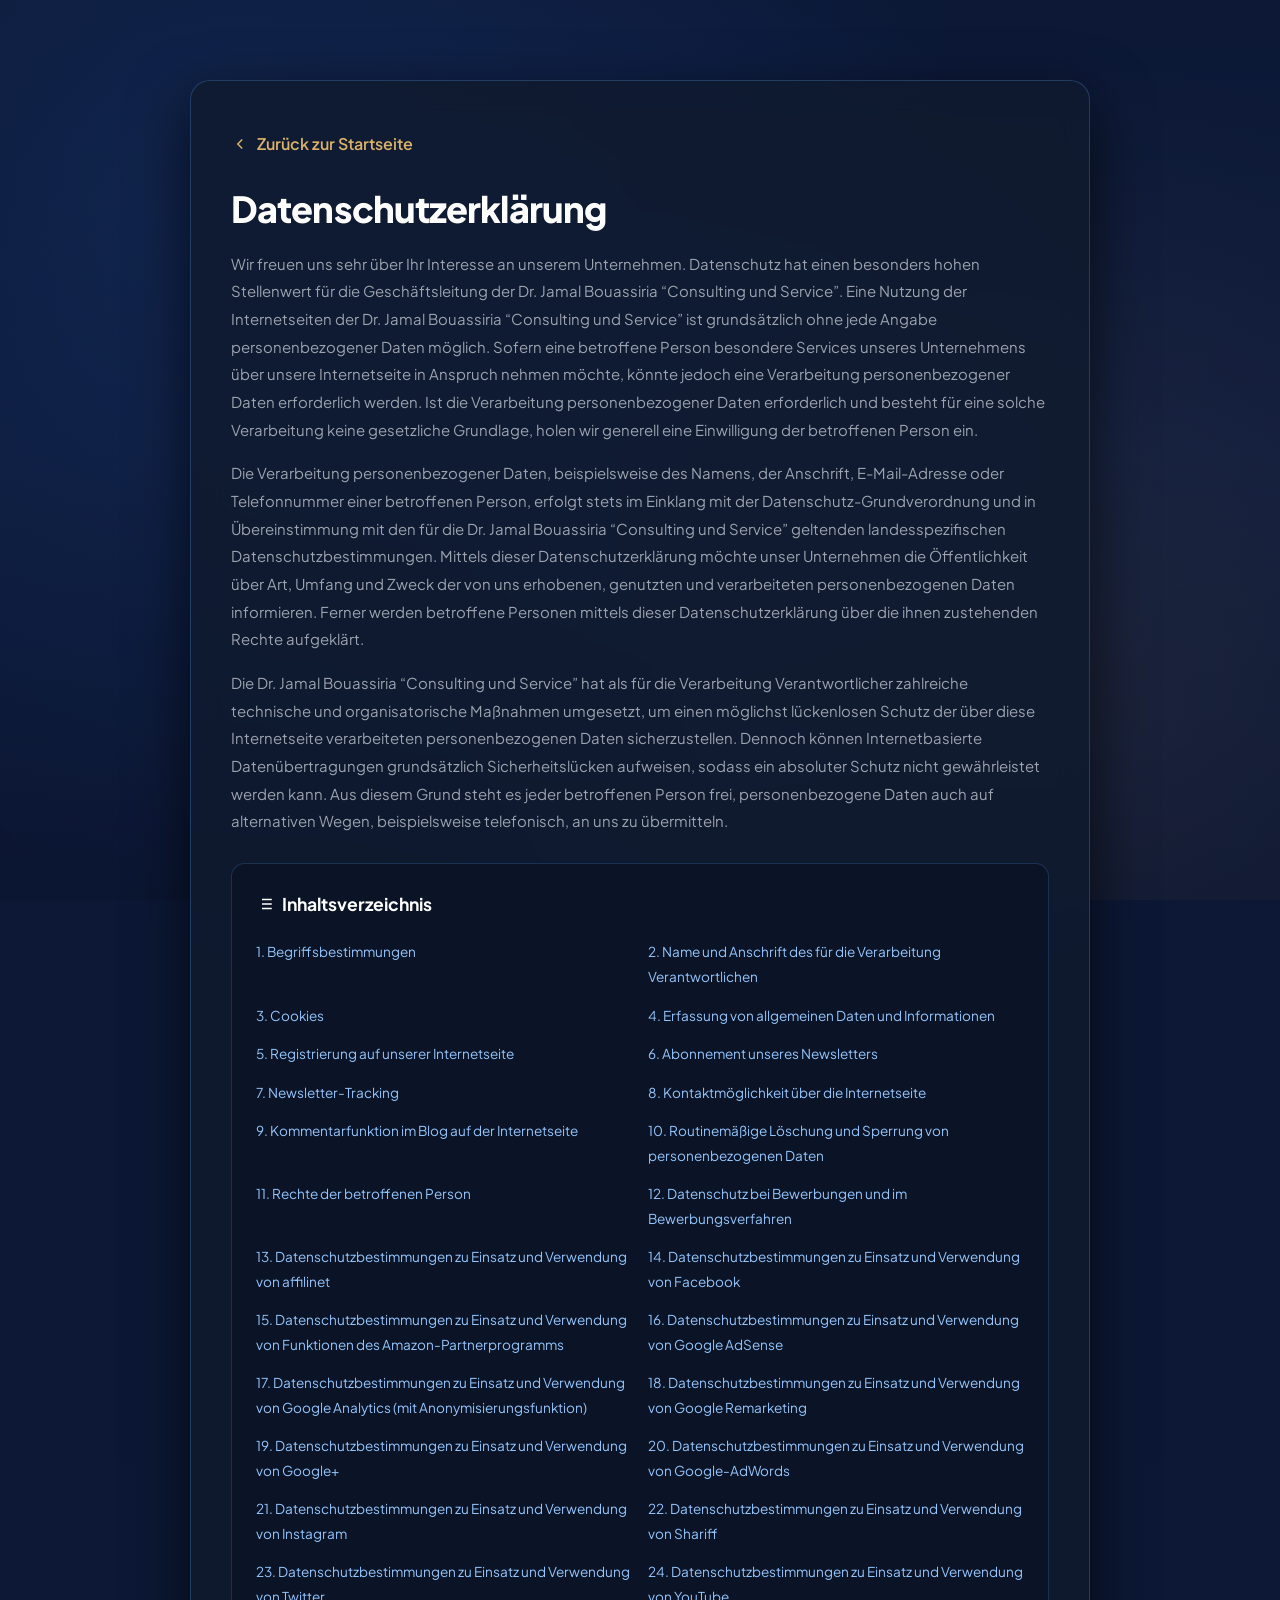
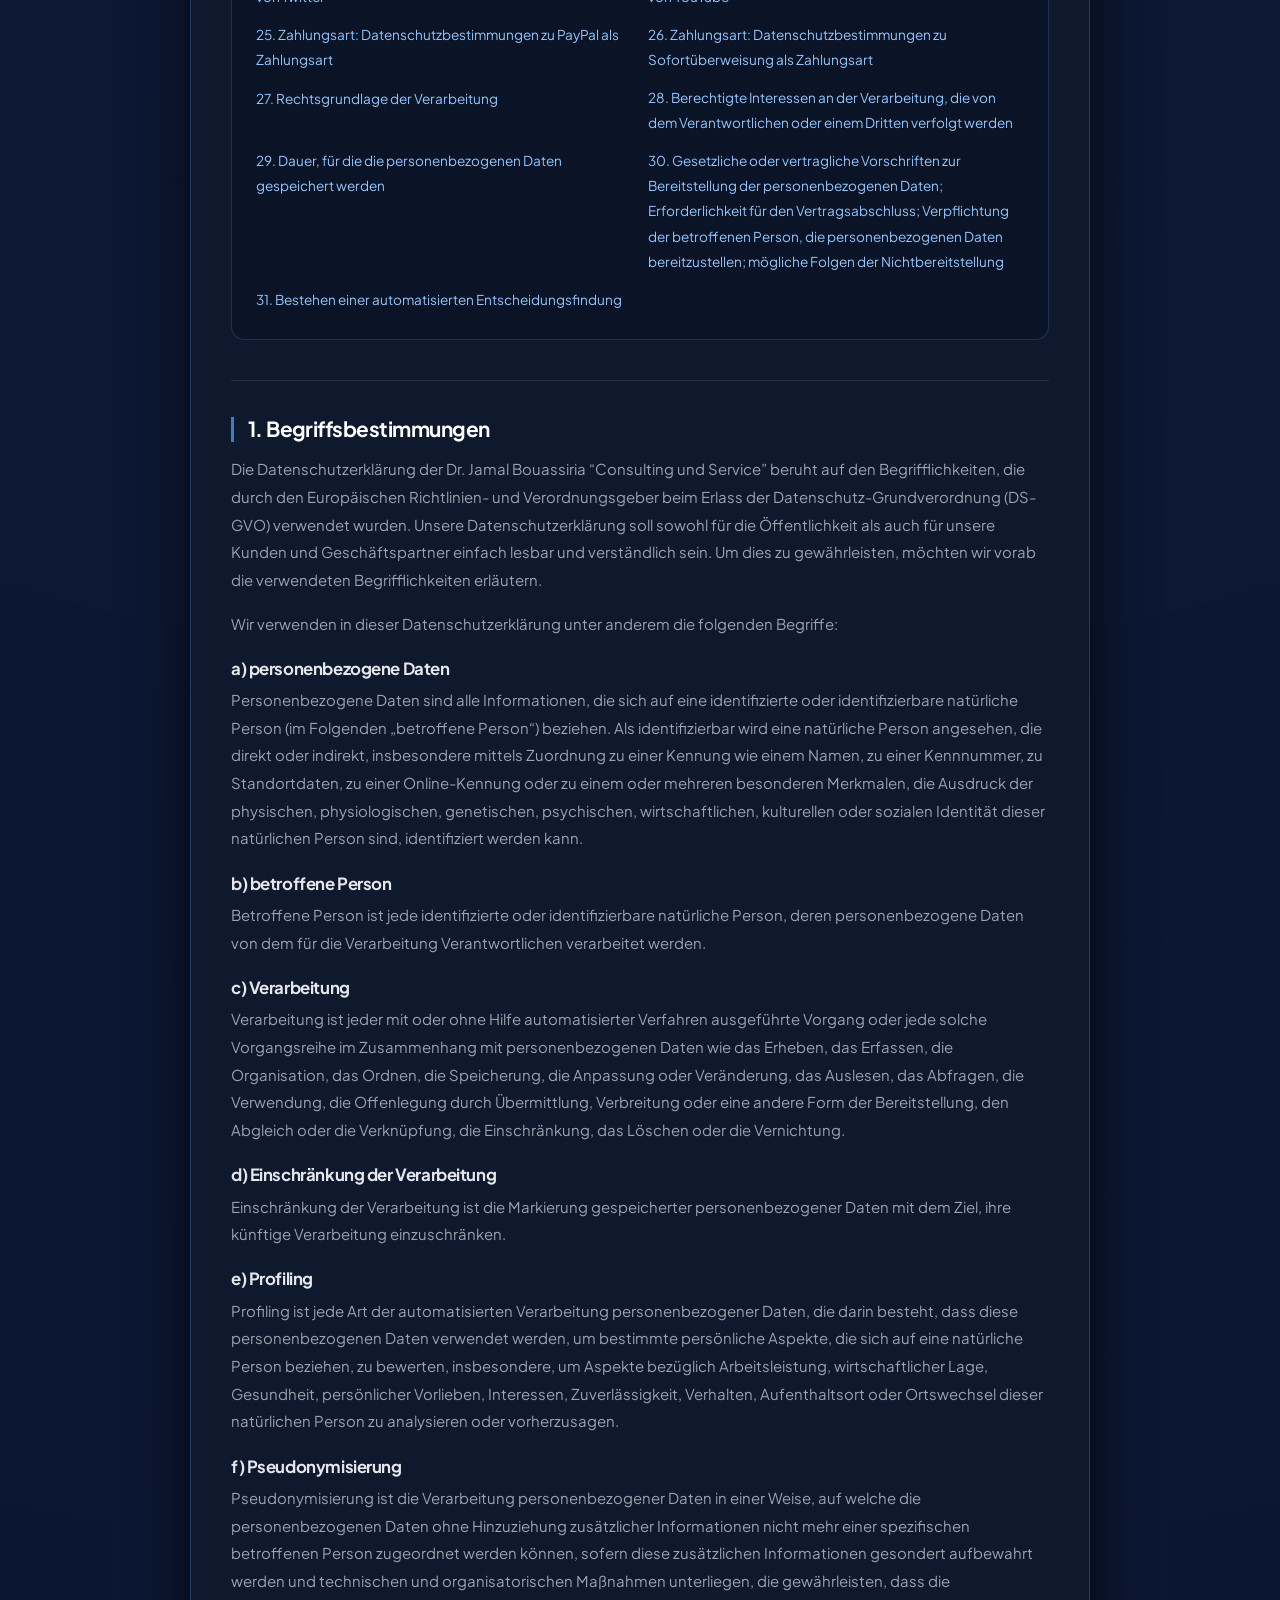
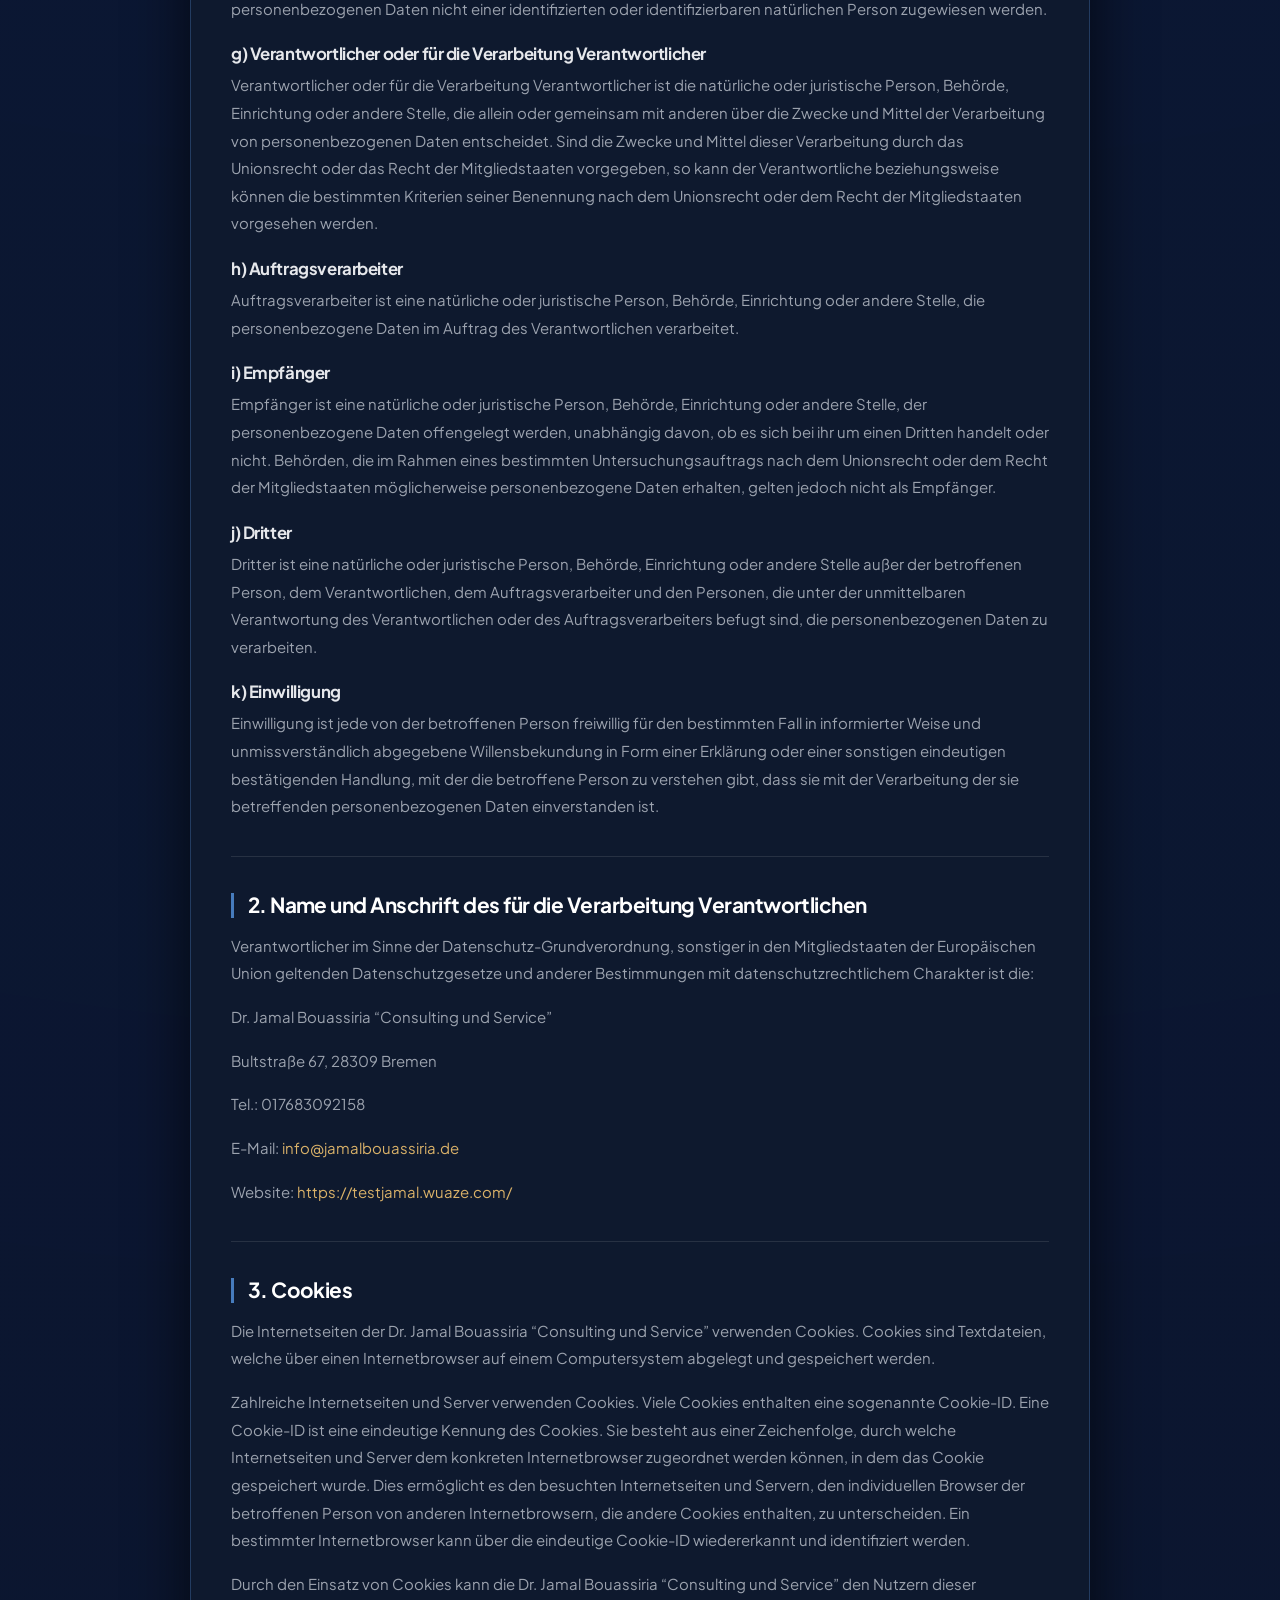
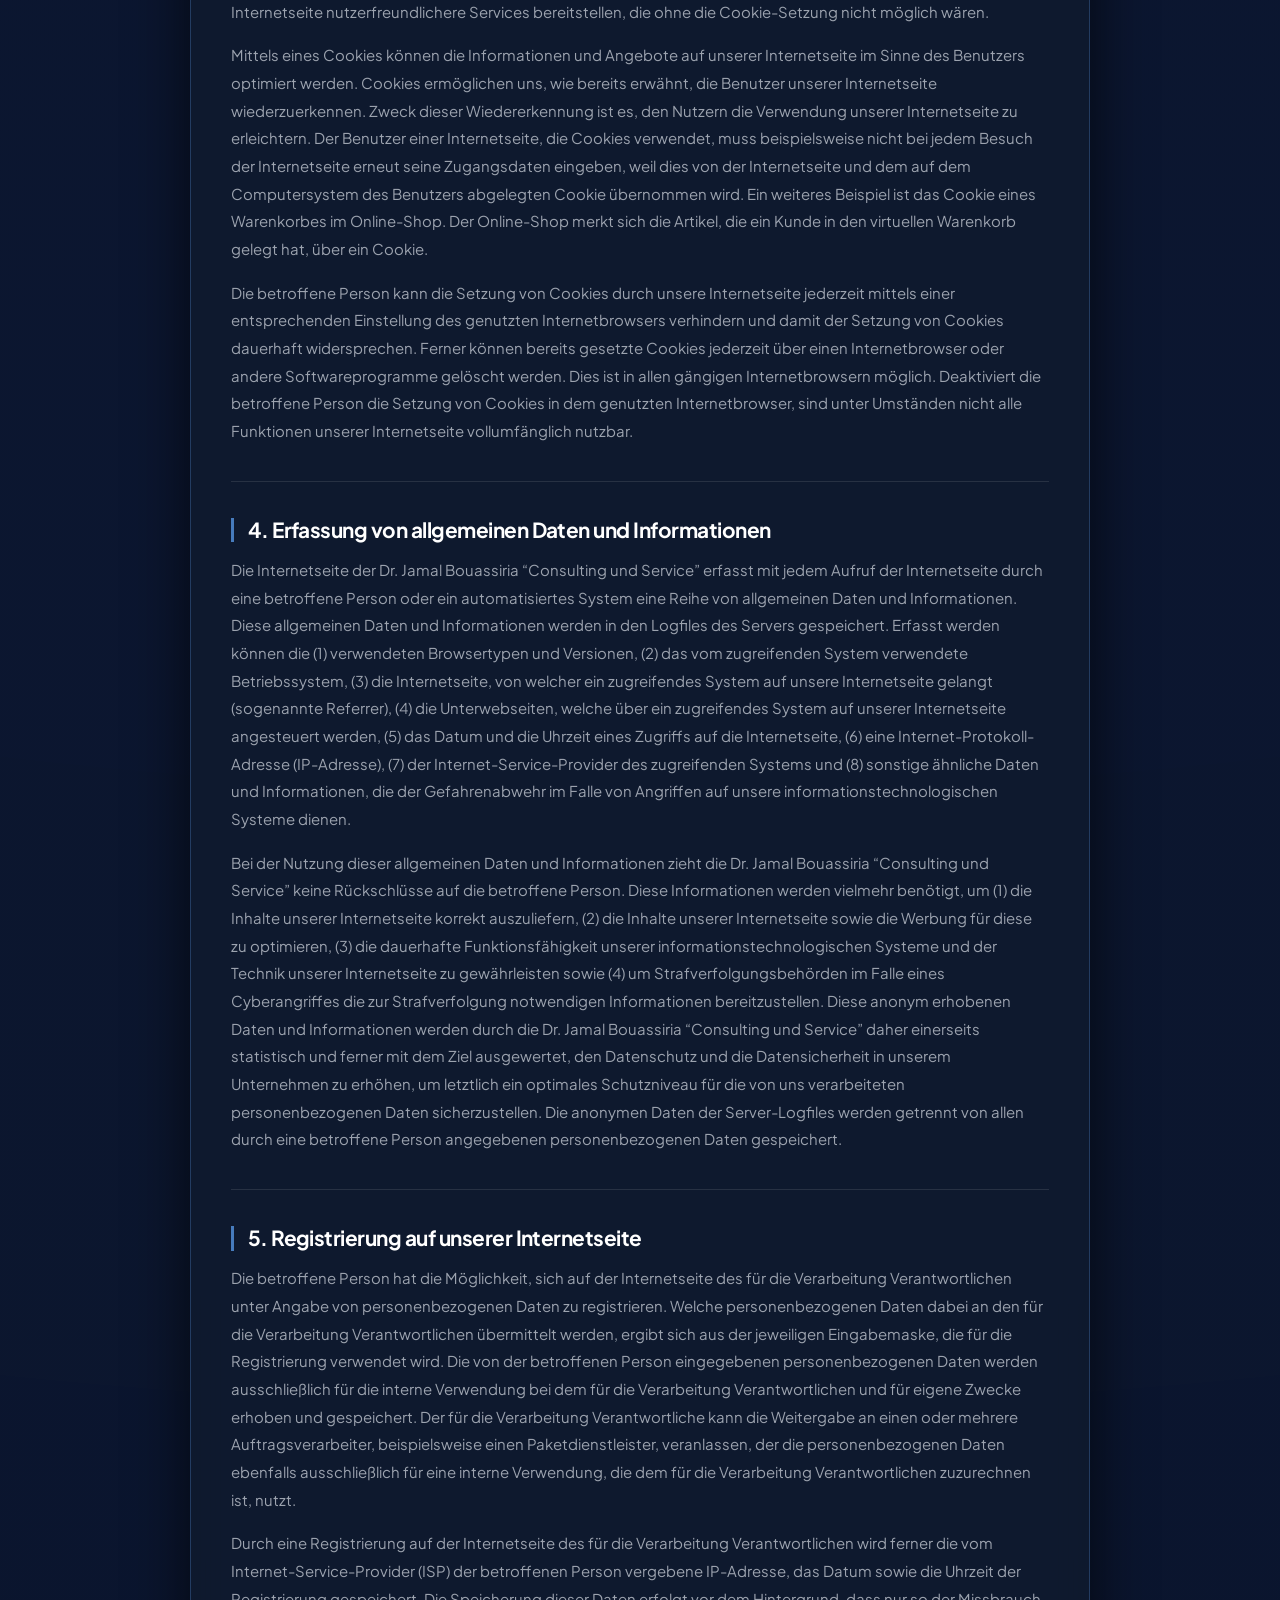
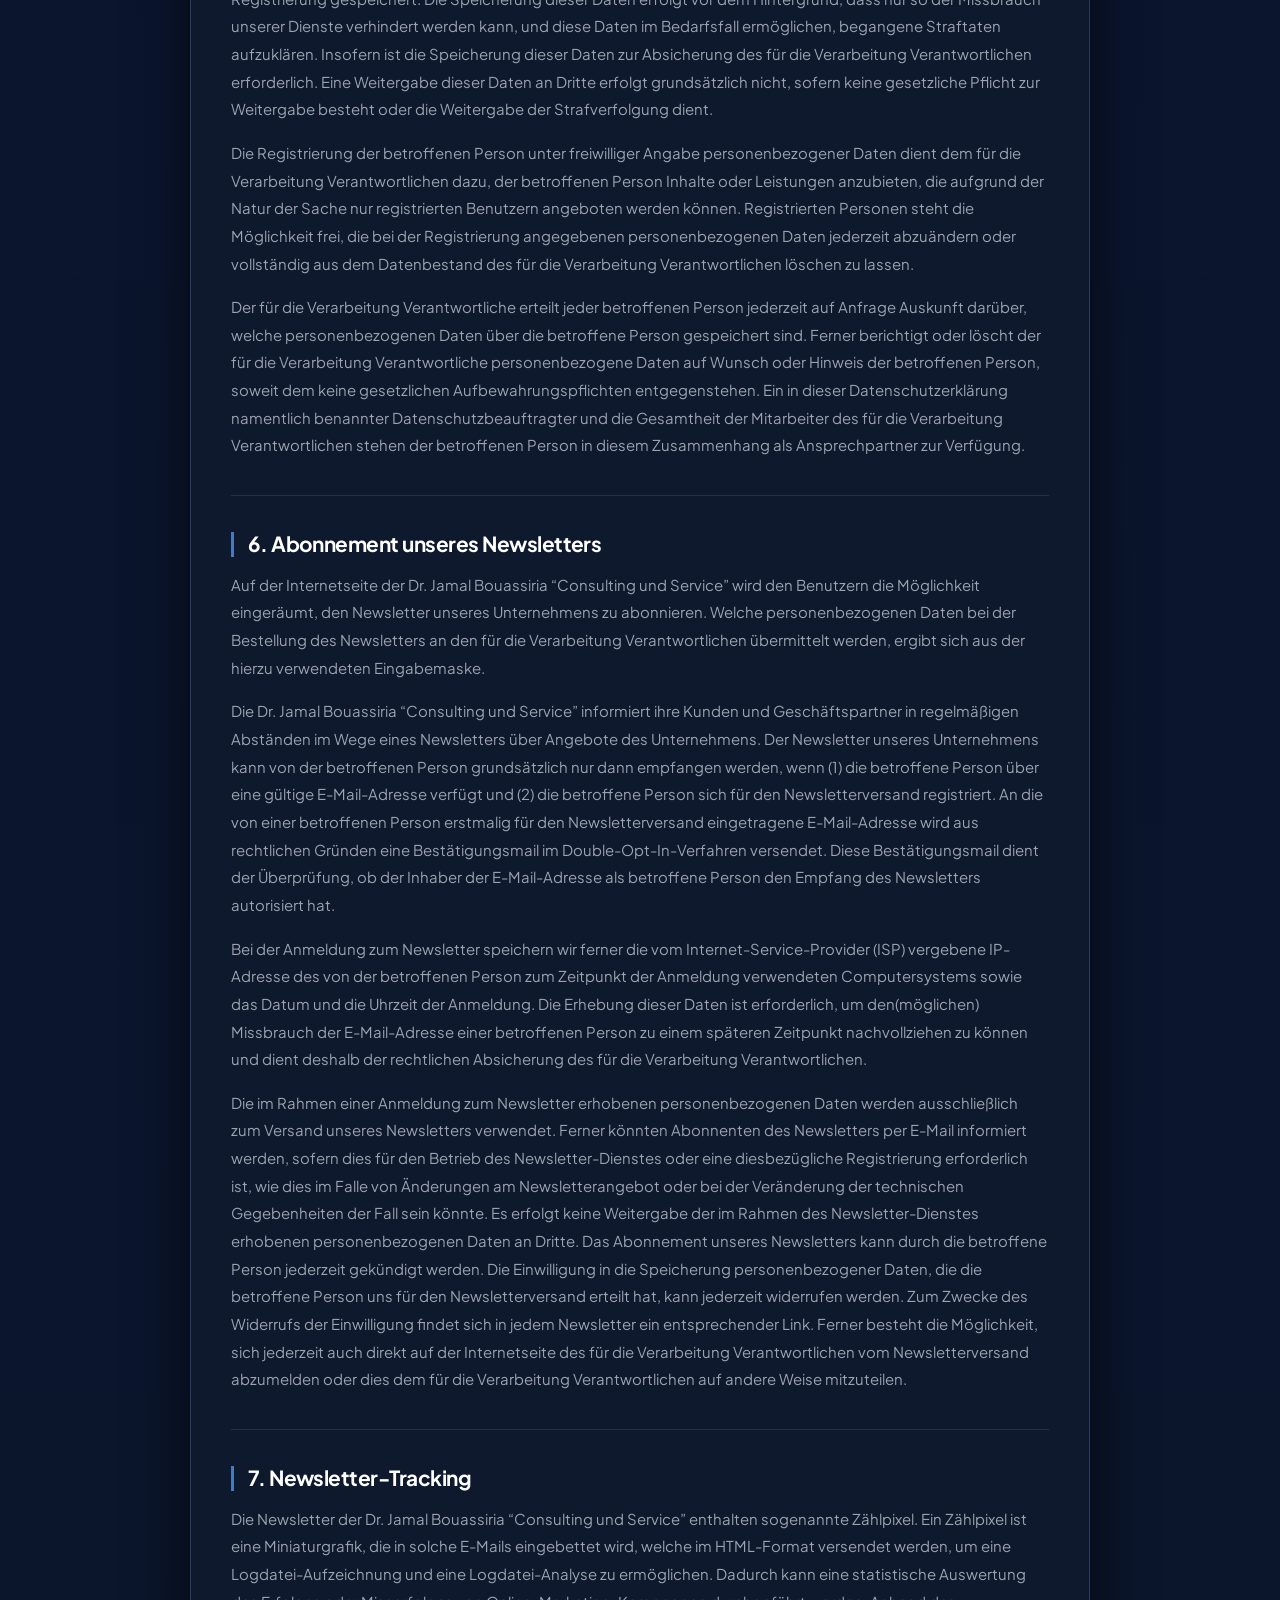
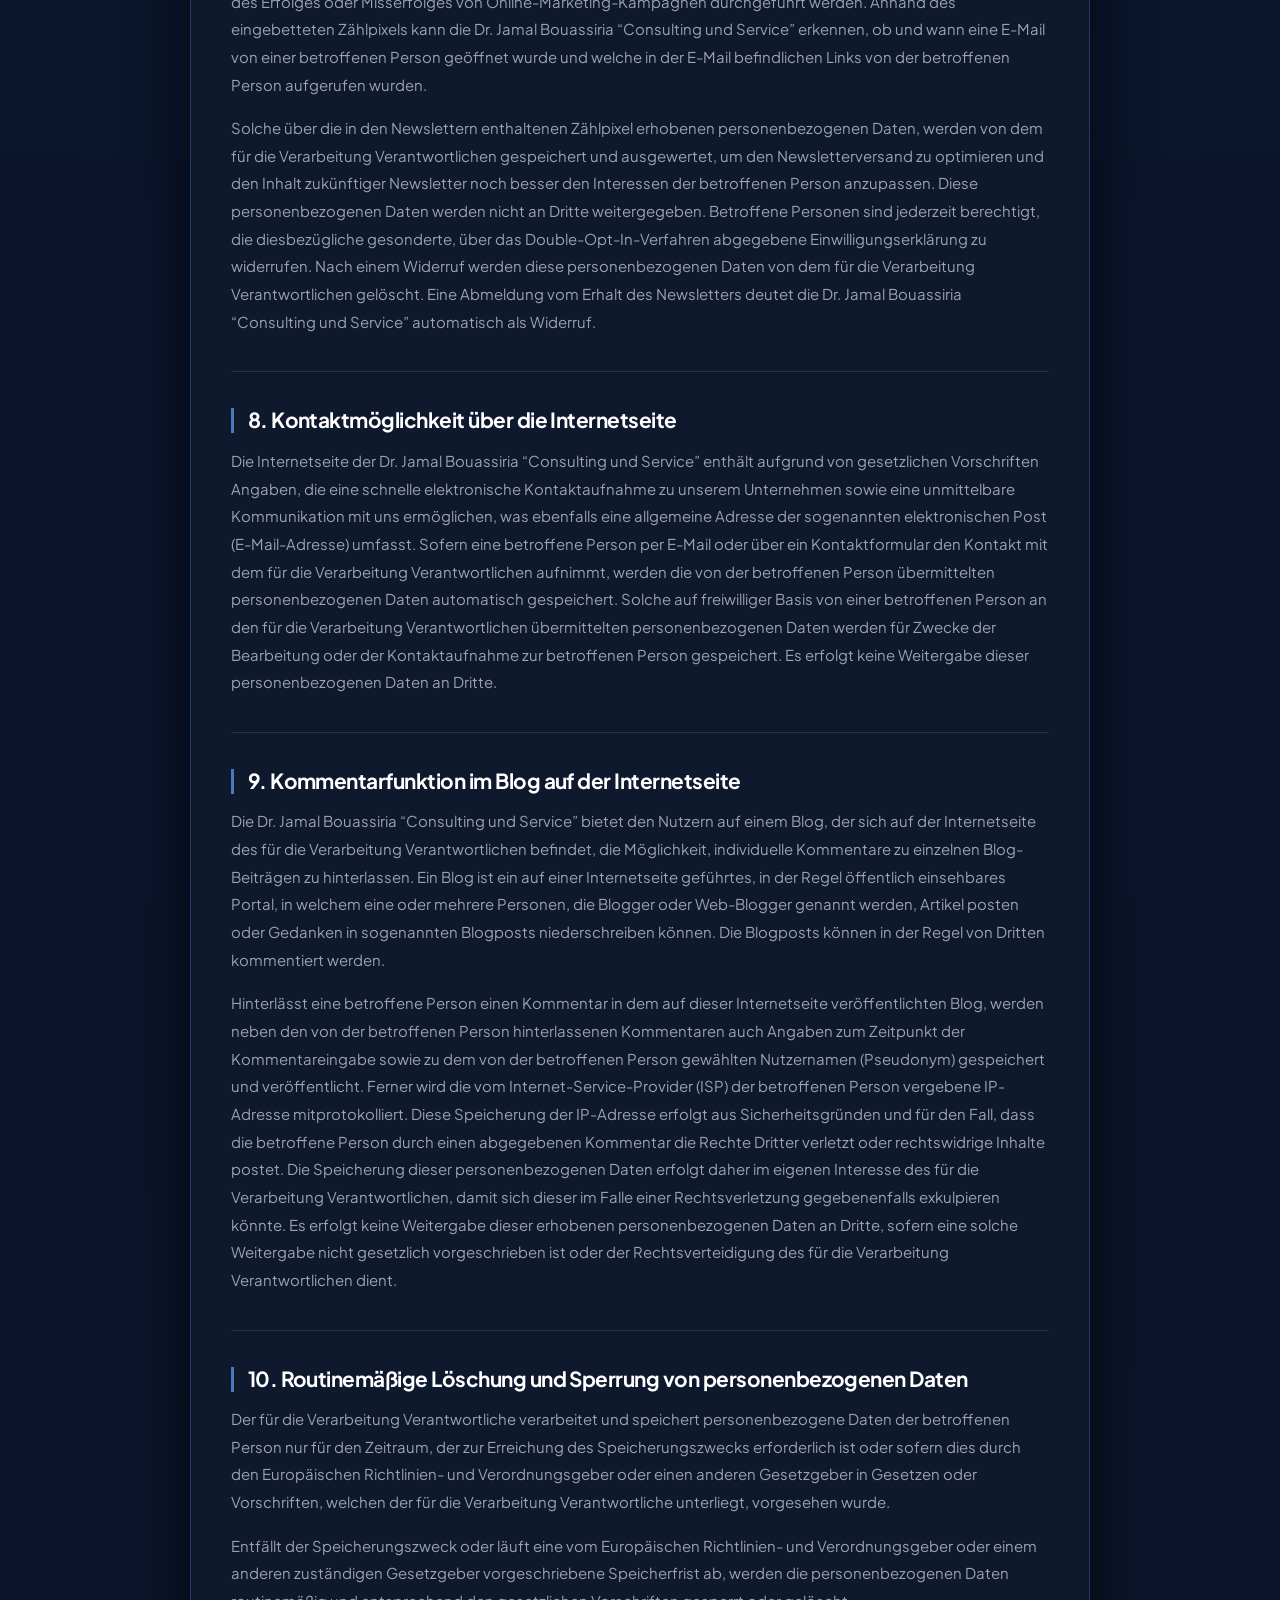
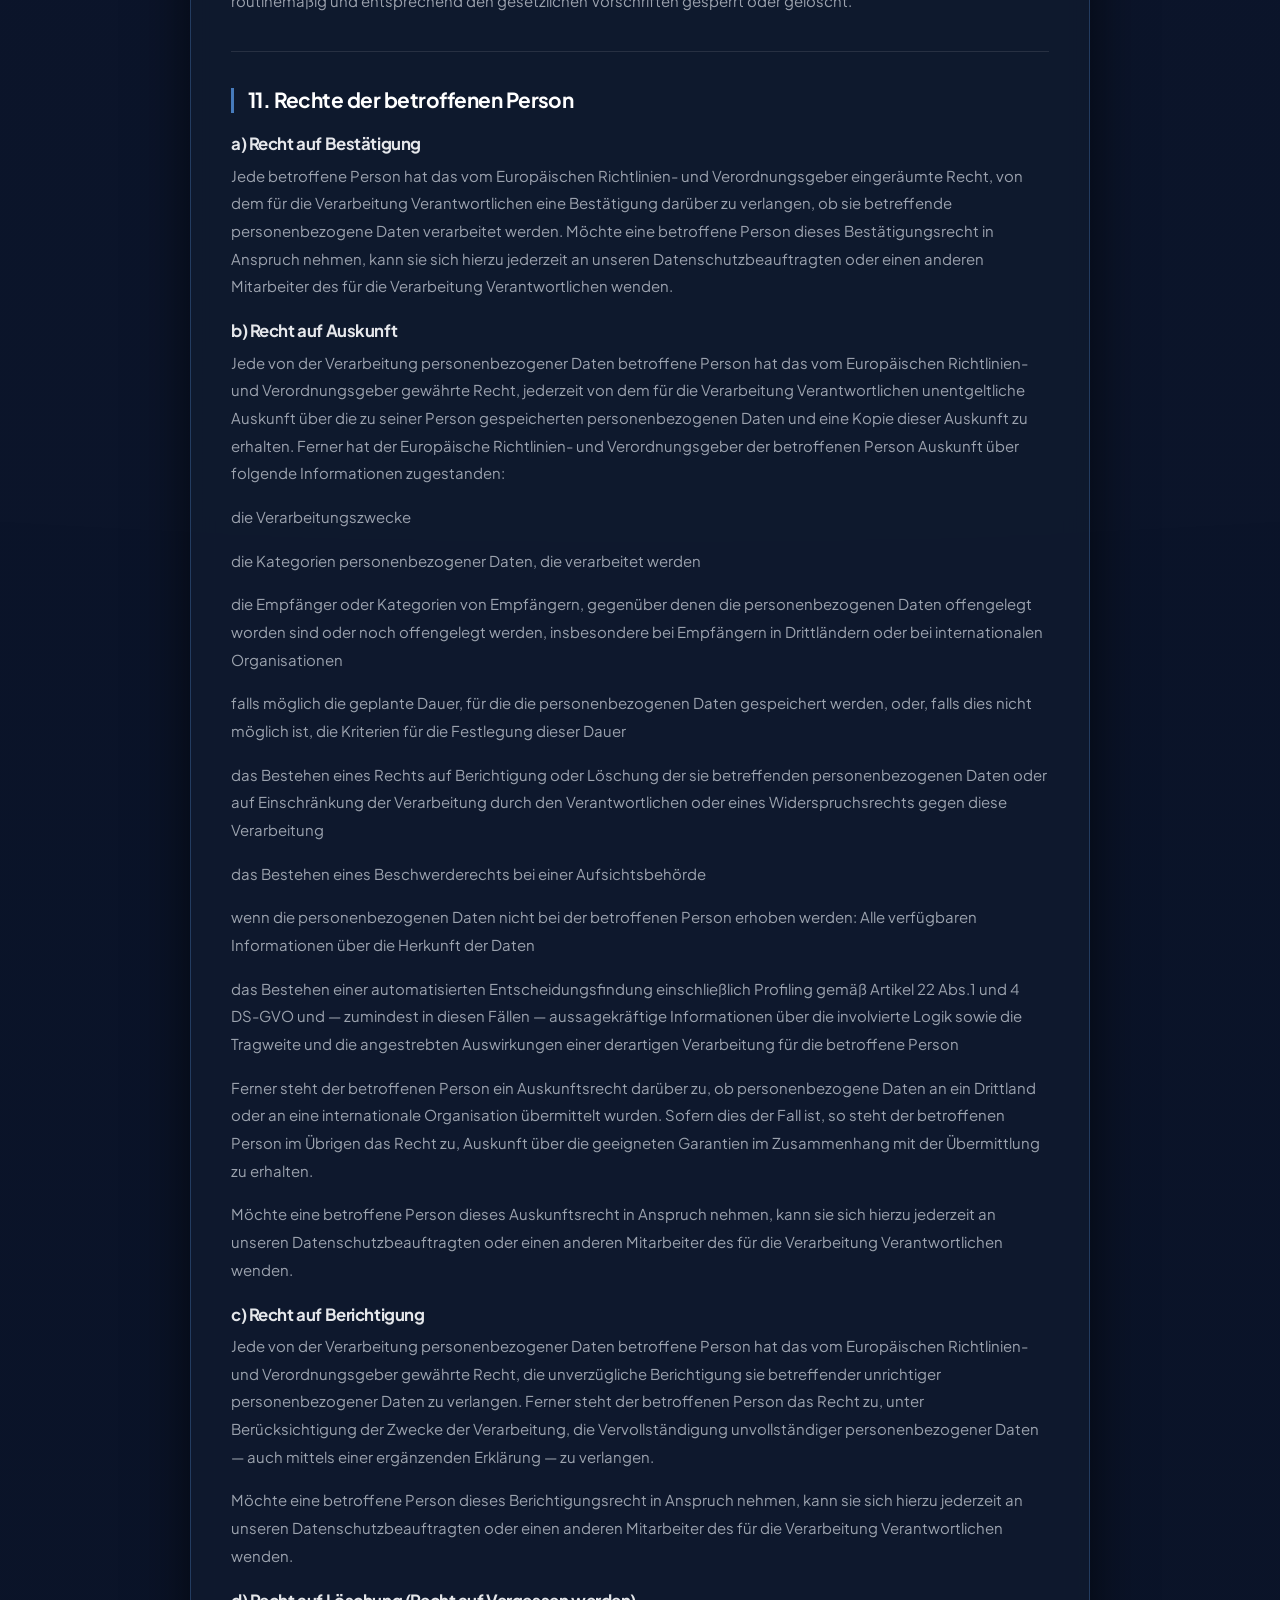
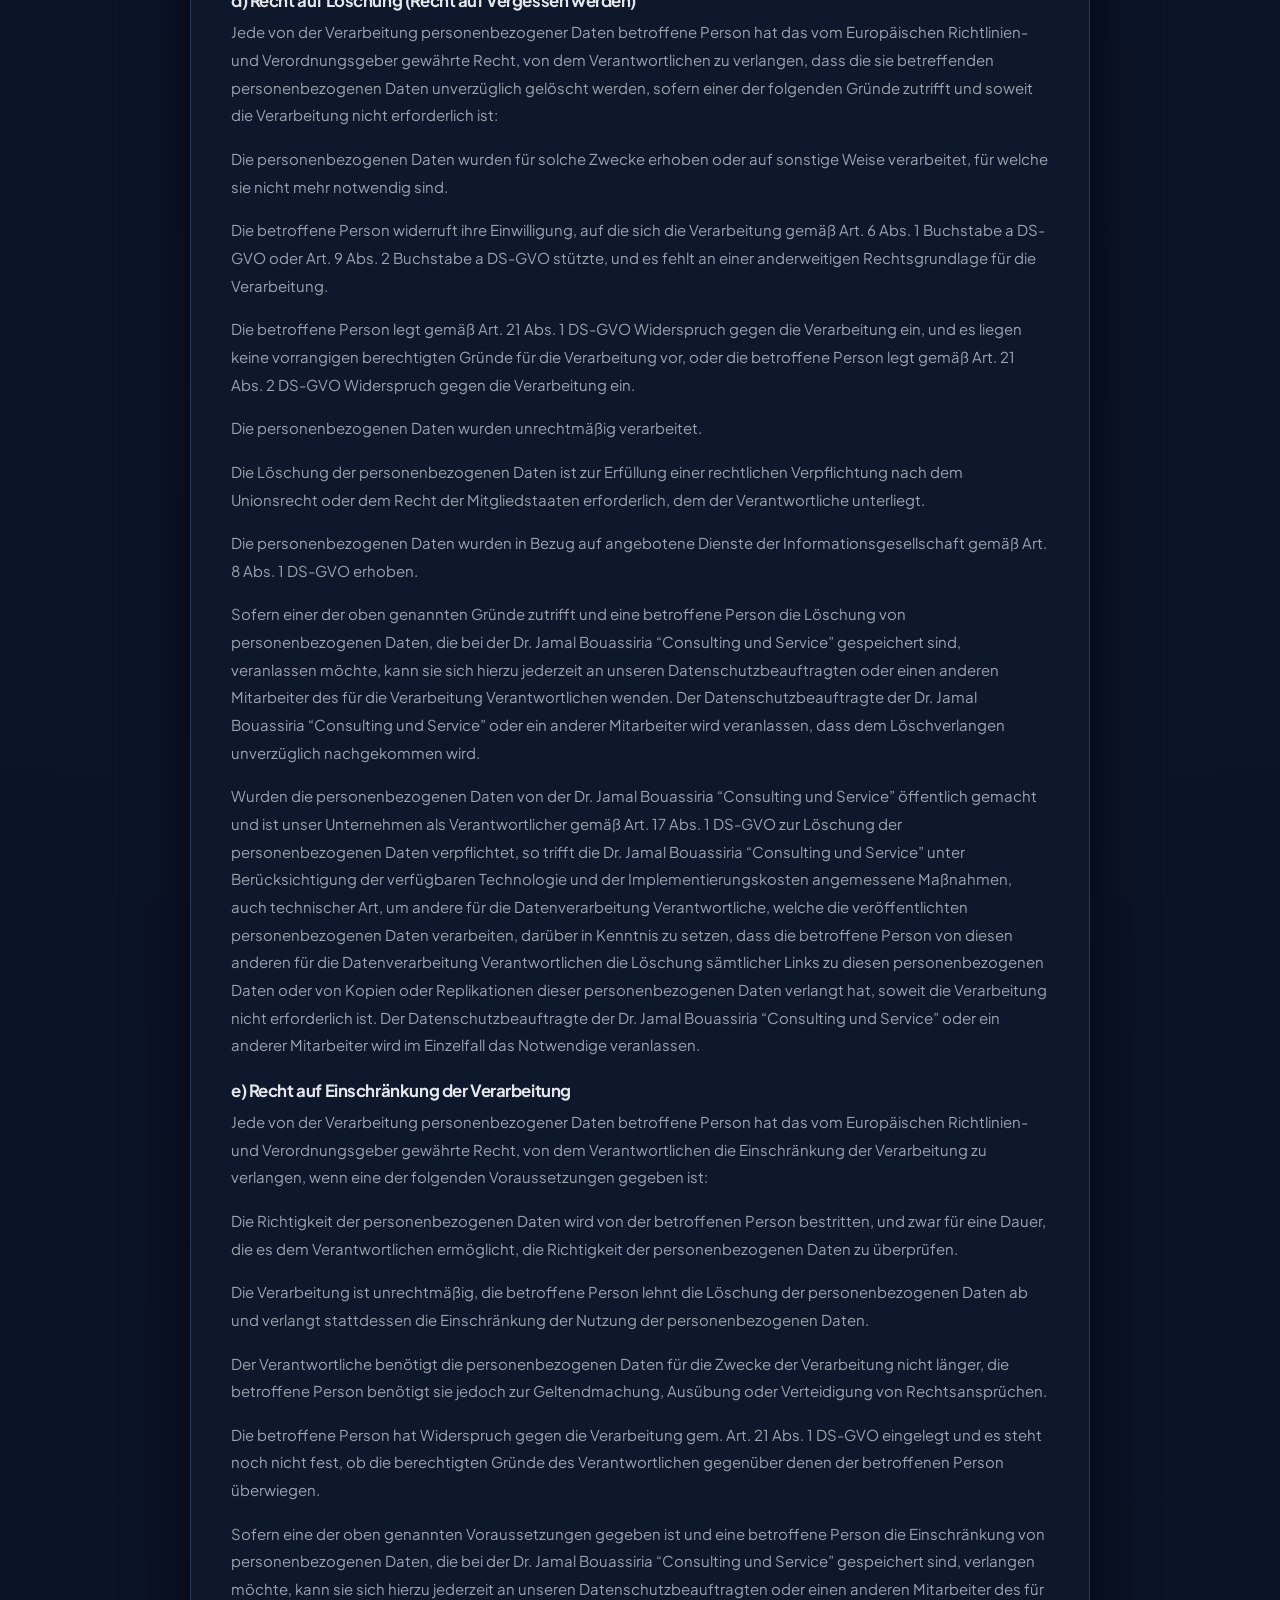
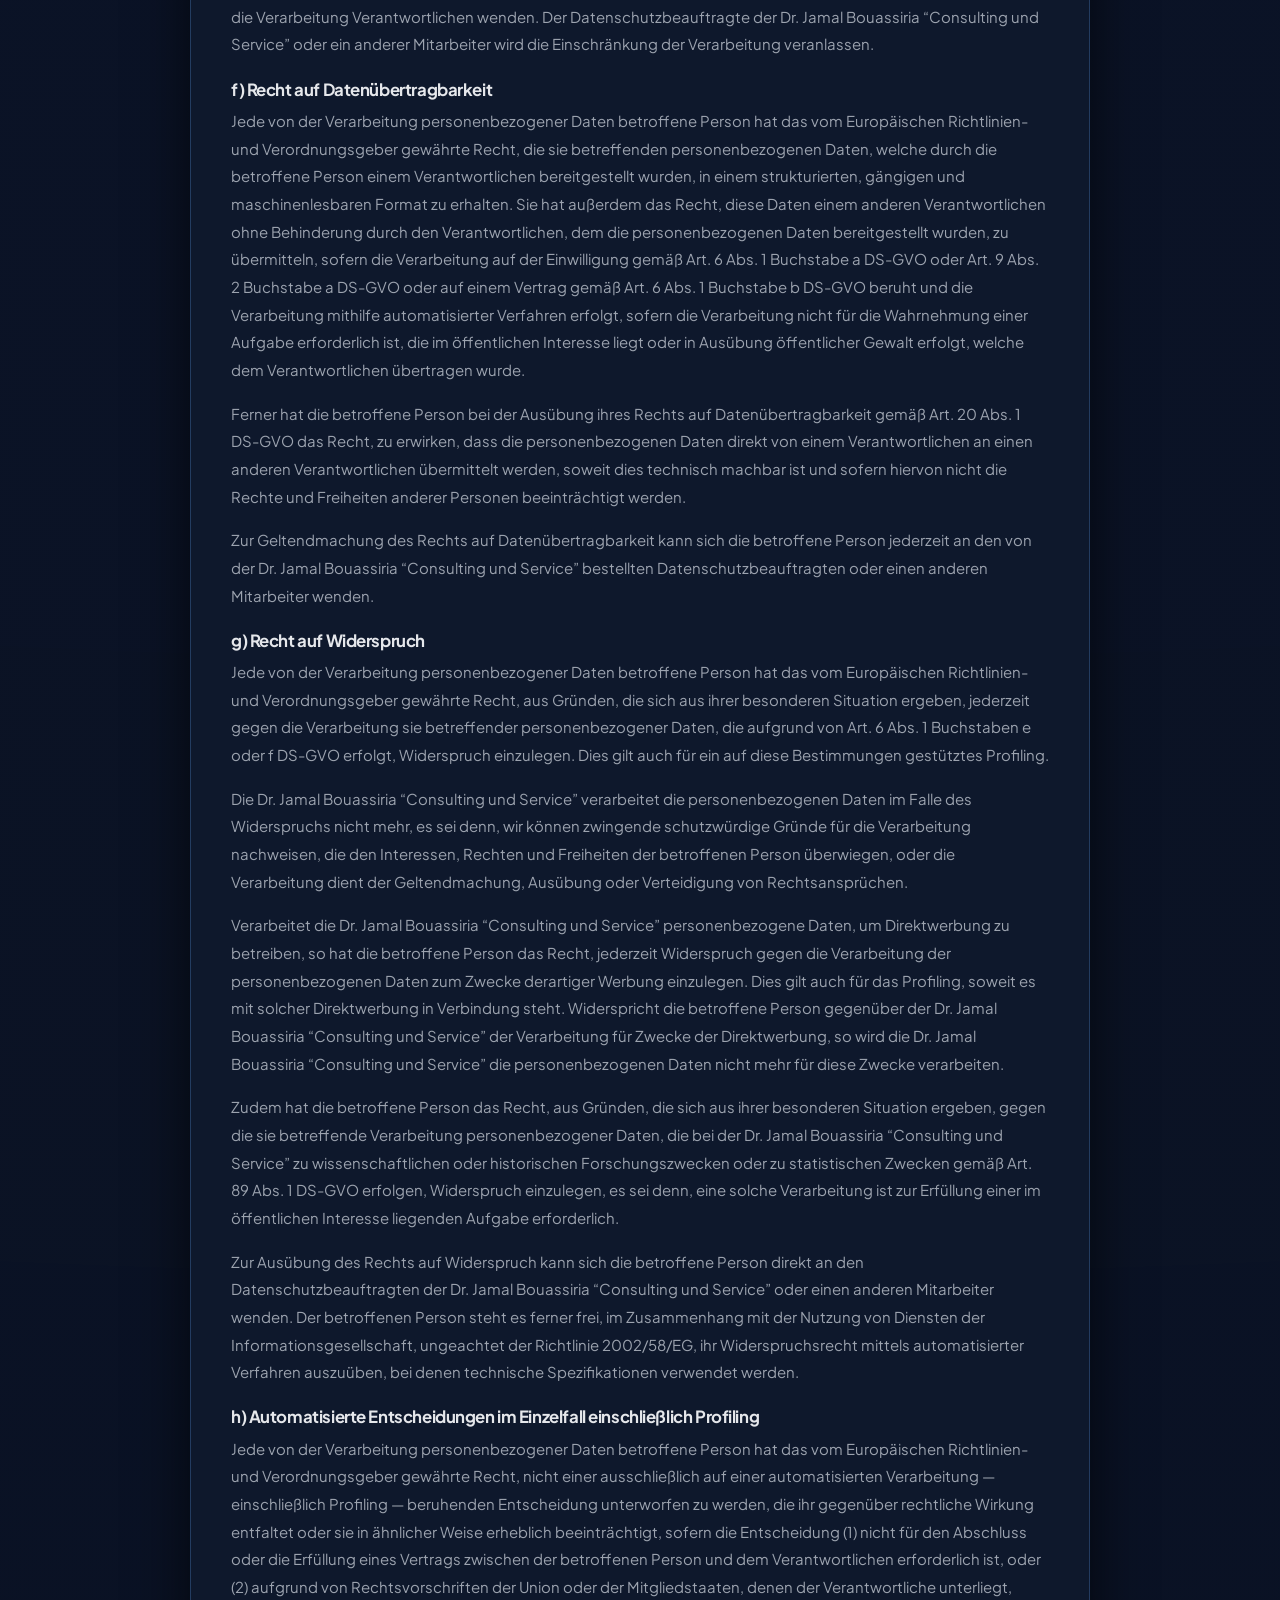
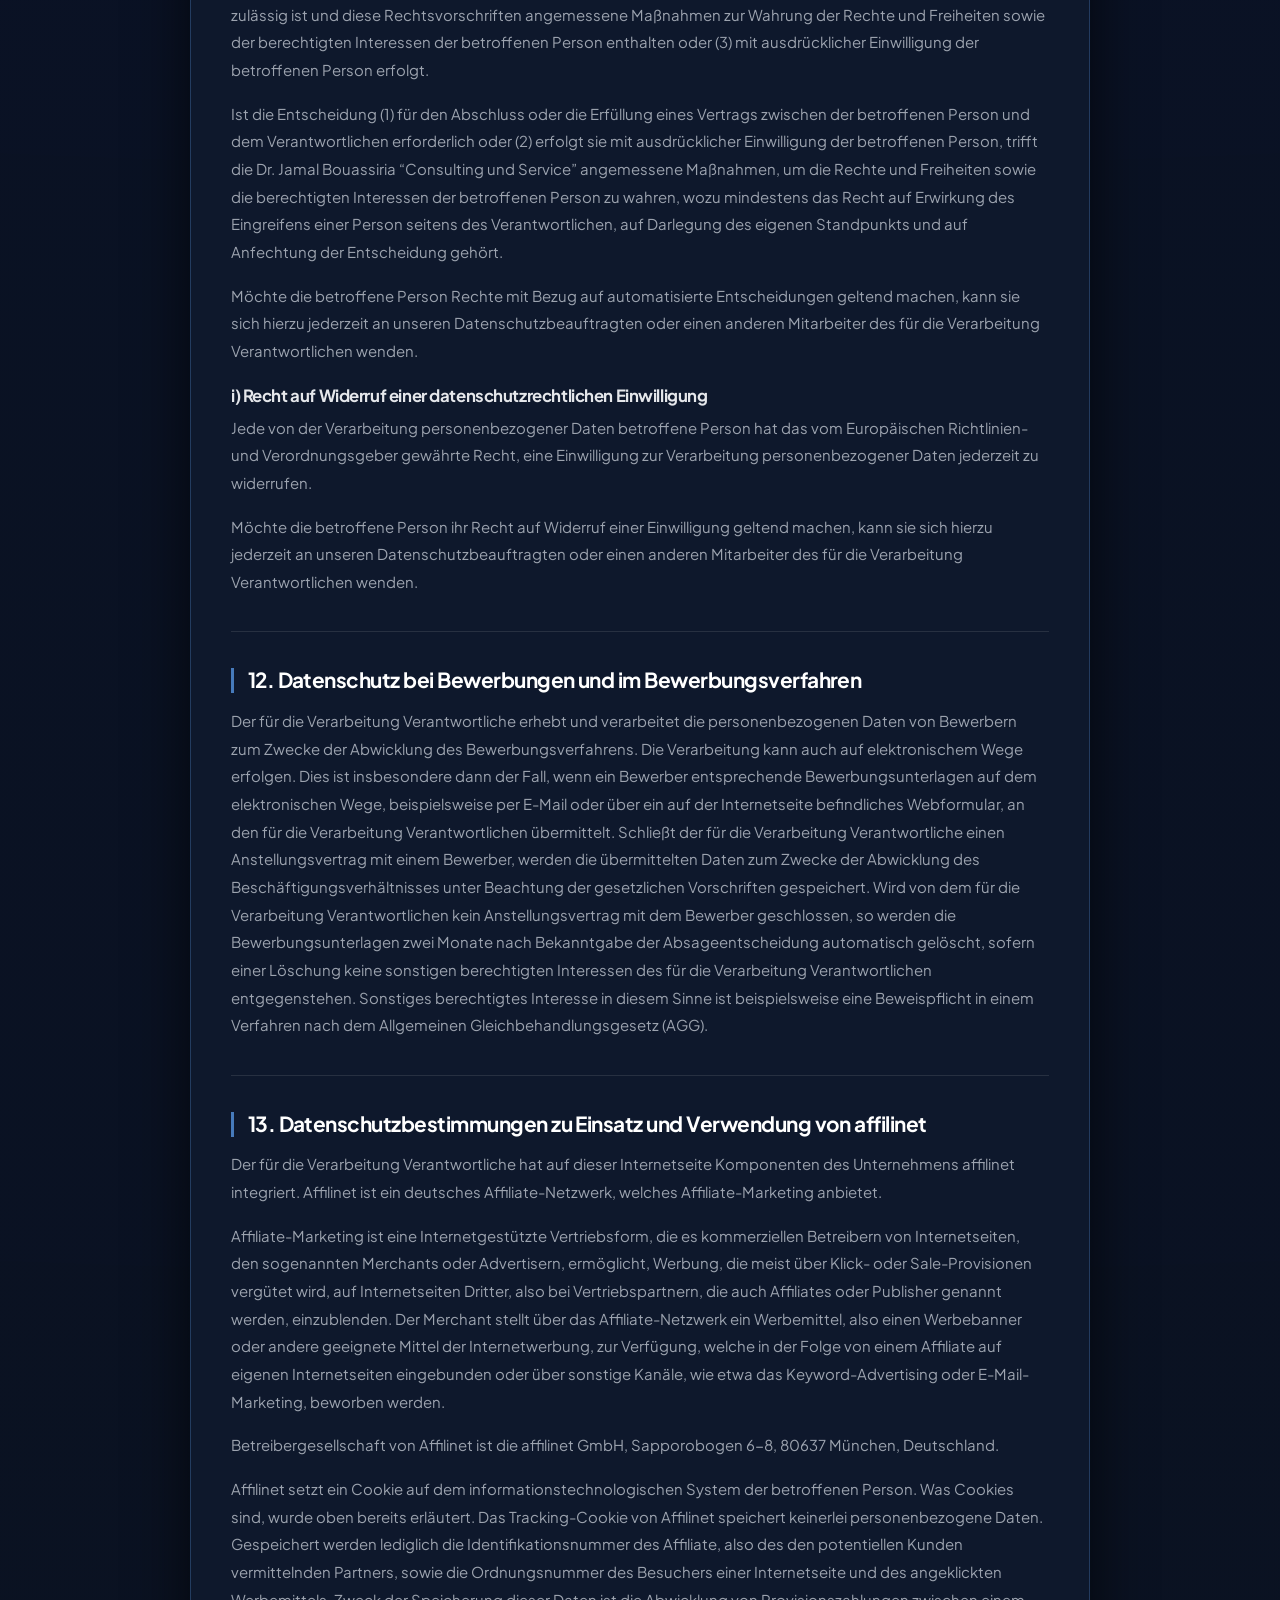
<file: datenschutz.html>
<!DOCTYPE html>
<html lang="de" dir="ltr">

<head>
  <meta charset="UTF-8">
  <meta name="viewport" content="width=device-width, initial-scale=1.0">
  <title>Datenschutzerklärung | Dr. Jamal Bouassiria - Consulting und Service</title>
  <meta name="description"
    content="Datenschutzerklärung der Dr. Jamal Bouassiria Consulting und Service – Umfassende Informationen zum Schutz Ihrer personenbezogenen Daten gemäß DSGVO.">
  <meta name="robots" content="noindex, follow">

  <!-- Favicon -->
  <link rel="icon" type="image/x-icon" href="favicon.ico?v=blue_clean_v4">
  <link rel="icon" type="image/png" sizes="32x32" href="assets/images/favicon-32x32.png?v=blue_clean_v4">
  <link rel="icon" type="image/png" sizes="16x16" href="assets/images/favicon-16x16.png?v=blue_clean_v4">
  <link rel="apple-touch-icon" sizes="180x180" href="assets/images/apple-touch-icon.png?v=blue_clean_v4">

  <!-- Google Fonts -->
  <link rel="preconnect" href="https://fonts.googleapis.com">
  <link rel="preconnect" href="https://fonts.gstatic.com" crossorigin>
  <link
    href="https://fonts.googleapis.com/css2?family=Plus+Jakarta+Sans:wght@300;400;500;600;700;800&family=Playfair+Display:ital,wght@0,600;0,700;0,800;1,600&display=swap"
    rel="stylesheet">

  <!-- Stylesheet -->
  <link rel="stylesheet" href="css/styles.css?v=legal_mobile_v36">
  <style>
    .legal-page-wrapper {
      min-height: 100vh;
      padding: 5rem 1.5rem 4rem;
      background: radial-gradient(circle at 50% 0%, rgba(30, 64, 175, 0.18) 0%, rgba(10, 14, 23, 0.98) 75%);
    }

    .legal-content-card {
      max-width: 900px;
      margin: 0 auto;
      background: rgba(16, 26, 46, 0.85);
      border: 1px solid rgba(96, 165, 250, 0.25);
      border-radius: 1.25rem;
      padding: 3rem 2.5rem;
      backdrop-filter: blur(16px);
      box-shadow: 0 20px 60px rgba(0, 0, 0, 0.65);
      color: #D1D5DB;
      line-height: 1.85;
    }

    @media (max-width: 640px) {
      .legal-content-card {
        padding: 2rem 1.25rem;
      }
    }

    .legal-content-card h1 {
      font-size: 2.25rem;
      font-weight: 800;
      color: #FFFFFF;
      margin-bottom: 1.25rem;
      font-family: var(--font-heading);
    }

    .legal-content-card h2 {
      font-size: 1.3rem;
      font-weight: 700;
      color: #FFFFFF;
      margin-top: 2.25rem;
      margin-bottom: 0.85rem;
      font-family: var(--font-heading);
      border-left: 3px solid rgba(96, 165, 250, 0.7);
      padding-left: 0.85rem;
      scroll-margin-top: 2rem;
    }

    .legal-content-card h3 {
      font-size: 1.05rem;
      font-weight: 700;
      color: #E5E7EB;
      margin-top: 1.35rem;
      margin-bottom: 0.45rem;
    }

    .legal-content-card p {
      margin-bottom: 1rem;
      font-size: 0.935rem;
    }

    .legal-content-card a {
      color: var(--gold, #dab269);
      text-decoration: none;
      word-break: break-word;
    }

    .legal-content-card a:hover {
      text-decoration: underline;
    }

    .legal-back-btn {
      display: inline-flex;
      align-items: center;
      gap: 0.5rem;
      color: #93c5fd;
      text-decoration: none;
      font-weight: 600;
      margin-bottom: 1.75rem;
      transition: color 0.2s ease;
    }

    .legal-back-btn:hover {
      color: #FFFFFF;
    }

    .legal-toc-box {
      background: rgba(11, 20, 38, 0.85);
      border: 1px solid rgba(96, 165, 250, 0.2);
      border-radius: 0.85rem;
      padding: 1.5rem;
      margin: 1.75rem 0 2.5rem;
    }

    .legal-toc-title {
      font-size: 1.1rem;
      font-weight: 700;
      color: #FFFFFF;
      margin-bottom: 1rem;
      display: flex;
      align-items: center;
      gap: 0.5rem;
    }

    .legal-toc-grid {
      display: grid;
      grid-template-columns: repeat(auto-fit, minmax(260px, 1fr));
      gap: 0.5rem 1rem;
      list-style: none;
      padding: 0;
      margin: 0;
    }

    .legal-toc-grid li a {
      font-size: 0.85rem;
      color: #93c5fd;
      text-decoration: none;
      display: inline-block;
      padding: 0.15rem 0;
      transition: color 0.15s ease;
    }

    .legal-toc-grid li a:hover {
      color: #FFFFFF;
      text-decoration: underline;
    }

    .legal-hr {
      border: none;
      border-top: 1px solid rgba(255, 255, 255, 0.1);
      margin: 2.25rem 0;
    }

    .legal-footer-note {
      font-size: 0.85rem;
      color: #9CA3AF;
      margin-top: 2.5rem;
      text-align: center;
      border-top: 1px solid rgba(255, 255, 255, 0.1);
      padding-top: 1.5rem;
    }
  </style>
</head>

<body>
  <div class="legal-page-wrapper">
    <div class="legal-content-card">
      <a href="./" class="legal-back-btn">
        <svg width="18" height="18" viewBox="0 0 24 24" fill="none" stroke="currentColor" stroke-width="2">
          <polyline points="15 18 9 12 15 6"></polyline>
        </svg>
        Zurück zur Startseite
      </a>

      <h1>Datenschutzerklärung</h1>
      <p>Wir freuen uns sehr über Ihr Interesse an unserem Unternehmen. Datenschutz hat einen besonders hohen
        Stellenwert für die Geschäftsleitung der Dr. Jamal Bouassiria “Consulting und Service”. Eine Nutzung der
        Internetseiten der Dr. Jamal Bouassiria “Consulting und Service” ist grundsätzlich ohne jede Angabe
        personenbezogener Daten möglich. Sofern eine betroffene Person besondere Services unseres Unternehmens über
        unsere Internetseite in Anspruch nehmen möchte, könnte jedoch eine Verarbeitung personenbezogener Daten
        erforderlich werden. Ist die Verarbeitung personenbezogener Daten erforderlich und besteht für eine solche
        Verarbeitung keine gesetzliche Grundlage, holen wir generell eine Einwilligung der betroffenen Person ein.</p>
      <p>Die Verarbeitung personenbezogener Daten, beispielsweise des Namens, der Anschrift, E-Mail-Adresse oder
        Telefonnummer einer betroffenen Person, erfolgt stets im Einklang mit der Datenschutz-Grundverordnung und in
        Übereinstimmung mit den für die Dr. Jamal Bouassiria “Consulting und Service” geltenden landesspezifischen
        Datenschutzbestimmungen. Mittels dieser Datenschutzerklärung möchte unser Unternehmen die Öffentlichkeit über
        Art, Umfang und Zweck der von uns erhobenen, genutzten und verarbeiteten personenbezogenen Daten informieren.
        Ferner werden betroffene Personen mittels dieser Datenschutzerklärung über die ihnen zustehenden Rechte
        aufgeklärt.</p>
      <p>Die Dr. Jamal Bouassiria “Consulting und Service” hat als für die Verarbeitung Verantwortlicher zahlreiche
        technische und organisatorische Maßnahmen umgesetzt, um einen möglichst lückenlosen Schutz der über diese
        Internetseite verarbeiteten personenbezogenen Daten sicherzustellen. Dennoch können Internetbasierte
        Datenübertragungen grundsätzlich Sicherheitslücken aufweisen, sodass ein absoluter Schutz nicht gewährleistet
        werden kann. Aus diesem Grund steht es jeder betroffenen Person frei, personenbezogene Daten auch auf
        alternativen Wegen, beispielsweise telefonisch, an uns zu übermitteln.</p>

      <!-- Inhaltsverzeichnis -->
      <div class="legal-toc-box">
        <div class="legal-toc-title">
          <svg width="18" height="18" viewBox="0 0 24 24" fill="none" stroke="currentColor" stroke-width="2">
            <line x1="8" y1="6" x2="21" y2="6"></line>
            <line x1="8" y1="12" x2="21" y2="12"></line>
            <line x1="8" y1="18" x2="21" y2="18"></line>
            <line x1="3" y1="6" x2="3.01" y2="6"></line>
            <line x1="3" y1="12" x2="3.01" y2="12"></line>
            <line x1="3" y1="18" x2="3.01" y2="18"></line>
          </svg>
          Inhaltsverzeichnis
        </div>
        <ol class="legal-toc-grid">
          <li><a href="#sec-1">1. Begriffsbestimmungen</a></li>
          <li><a href="#sec-2">2. Name und Anschrift des für die Verarbeitung Verantwortlichen</a></li>
          <li><a href="#sec-3">3. Cookies</a></li>
          <li><a href="#sec-4">4. Erfassung von allgemeinen Daten und Informationen</a></li>
          <li><a href="#sec-5">5. Registrierung auf unserer Internetseite</a></li>
          <li><a href="#sec-6">6. Abonnement unseres Newsletters</a></li>
          <li><a href="#sec-7">7. Newsletter-Tracking</a></li>
          <li><a href="#sec-8">8. Kontaktmöglichkeit über die Internetseite</a></li>
          <li><a href="#sec-9">9. Kommentarfunktion im Blog auf der Internetseite</a></li>
          <li><a href="#sec-10">10. Routinemäßige Löschung und Sperrung von personenbezogenen Daten</a></li>
          <li><a href="#sec-11">11. Rechte der betroffenen Person</a></li>
          <li><a href="#sec-12">12. Datenschutz bei Bewerbungen und im Bewerbungsverfahren</a></li>
          <li><a href="#sec-13">13. Datenschutzbestimmungen zu Einsatz und Verwendung von affilinet</a></li>
          <li><a href="#sec-14">14. Datenschutzbestimmungen zu Einsatz und Verwendung von Facebook</a></li>
          <li><a href="#sec-15">15. Datenschutzbestimmungen zu Einsatz und Verwendung von Funktionen des
              Amazon-Partnerprogramms</a></li>
          <li><a href="#sec-16">16. Datenschutzbestimmungen zu Einsatz und Verwendung von Google AdSense</a></li>
          <li><a href="#sec-17">17. Datenschutzbestimmungen zu Einsatz und Verwendung von Google Analytics (mit
              Anonymisierungsfunktion)</a></li>
          <li><a href="#sec-18">18. Datenschutzbestimmungen zu Einsatz und Verwendung von Google Remarketing</a></li>
          <li><a href="#sec-19">19. Datenschutzbestimmungen zu Einsatz und Verwendung von Google+</a></li>
          <li><a href="#sec-20">20. Datenschutzbestimmungen zu Einsatz und Verwendung von Google-AdWords</a></li>
          <li><a href="#sec-21">21. Datenschutzbestimmungen zu Einsatz und Verwendung von Instagram</a></li>
          <li><a href="#sec-22">22. Datenschutzbestimmungen zu Einsatz und Verwendung von Shariff</a></li>
          <li><a href="#sec-23">23. Datenschutzbestimmungen zu Einsatz und Verwendung von Twitter</a></li>
          <li><a href="#sec-24">24. Datenschutzbestimmungen zu Einsatz und Verwendung von YouTube</a></li>
          <li><a href="#sec-25">25. Zahlungsart: Datenschutzbestimmungen zu PayPal als Zahlungsart</a></li>
          <li><a href="#sec-26">26. Zahlungsart: Datenschutzbestimmungen zu Sofortüberweisung als Zahlungsart</a></li>
          <li><a href="#sec-27">27. Rechtsgrundlage der Verarbeitung</a></li>
          <li><a href="#sec-28">28. Berechtigte Interessen an der Verarbeitung, die von dem Verantwortlichen oder einem
              Dritten verfolgt werden</a></li>
          <li><a href="#sec-29">29. Dauer, für die die personenbezogenen Daten gespeichert werden</a></li>
          <li><a href="#sec-30">30. Gesetzliche oder vertragliche Vorschriften zur Bereitstellung der personenbezogenen
              Daten; Erforderlichkeit für den Vertragsabschluss; Verpflichtung der betroffenen Person, die
              personenbezogenen Daten bereitzustellen; mögliche Folgen der Nichtbereitstellung</a></li>
          <li><a href="#sec-31">31. Bestehen einer automatisierten Entscheidungsfindung</a></li>
        </ol>
      </div>
      <hr class="legal-hr">

      <h2 id="sec-1">1. Begriffsbestimmungen</h2>
      <p>Die Datenschutzerklärung der Dr. Jamal Bouassiria “Consulting und Service” beruht auf den Begrifflichkeiten, die
        durch den Europäischen Richtlinien- und Verordnungsgeber beim Erlass der Datenschutz-Grundverordnung (DS-GVO)
        verwendet wurden. Unsere Datenschutzerklärung soll sowohl für die Öffentlichkeit als auch für unsere Kunden und
        Geschäftspartner einfach lesbar und verständlich sein. Um dies zu gewährleisten, möchten wir vorab die
        verwendeten Begrifflichkeiten erläutern.</p>
      <p>Wir verwenden in dieser Datenschutzerklärung unter anderem die folgenden Begriffe:</p>
      <h3>a) personenbezogene Daten</h3>
      <p>Personenbezogene Daten sind alle Informationen, die sich auf eine identifizierte oder identifizierbare
        natürliche Person (im Folgenden „betroffene Person“) beziehen. Als identifizierbar wird eine natürliche Person
        angesehen, die direkt oder indirekt, insbesondere mittels Zuordnung zu einer Kennung wie einem Namen, zu einer
        Kennnummer, zu Standortdaten, zu einer Online-Kennung oder zu einem oder mehreren besonderen Merkmalen, die
        Ausdruck der physischen, physiologischen, genetischen, psychischen, wirtschaftlichen, kulturellen oder sozialen
        Identität dieser natürlichen Person sind, identifiziert werden kann.</p>
      <h3>b) betroffene Person</h3>
      <p>Betroffene Person ist jede identifizierte oder identifizierbare natürliche Person, deren personenbezogene Daten
        von dem für die Verarbeitung Verantwortlichen verarbeitet werden.</p>
      <h3>c) Verarbeitung</h3>
      <p>Verarbeitung ist jeder mit oder ohne Hilfe automatisierter Verfahren ausgeführte Vorgang oder jede solche
        Vorgangsreihe im Zusammenhang mit personenbezogenen Daten wie das Erheben, das Erfassen, die Organisation, das
        Ordnen, die Speicherung, die Anpassung oder Veränderung, das Auslesen, das Abfragen, die Verwendung, die
        Offenlegung durch Übermittlung, Verbreitung oder eine andere Form der Bereitstellung, den Abgleich oder die
        Verknüpfung, die Einschränkung, das Löschen oder die Vernichtung.</p>
      <h3>d) Einschränkung der Verarbeitung</h3>
      <p>Einschränkung der Verarbeitung ist die Markierung gespeicherter personenbezogener Daten mit dem Ziel, ihre
        künftige Verarbeitung einzuschränken.</p>
      <h3>e) Profiling</h3>
      <p>Profiling ist jede Art der automatisierten Verarbeitung personenbezogener Daten, die darin besteht, dass diese
        personenbezogenen Daten verwendet werden, um bestimmte persönliche Aspekte, die sich auf eine natürliche Person
        beziehen, zu bewerten, insbesondere, um Aspekte bezüglich Arbeitsleistung, wirtschaftlicher Lage, Gesundheit,
        persönlicher Vorlieben, Interessen, Zuverlässigkeit, Verhalten, Aufenthaltsort oder Ortswechsel dieser
        natürlichen Person zu analysieren oder vorherzusagen.</p>
      <h3>f) Pseudonymisierung</h3>
      <p>Pseudonymisierung ist die Verarbeitung personenbezogener Daten in einer Weise, auf welche die personenbezogenen
        Daten ohne Hinzuziehung zusätzlicher Informationen nicht mehr einer spezifischen betroffenen Person zugeordnet
        werden können, sofern diese zusätzlichen Informationen gesondert aufbewahrt werden und technischen und
        organisatorischen Maßnahmen unterliegen, die gewährleisten, dass die personenbezogenen Daten nicht einer
        identifizierten oder identifizierbaren natürlichen Person zugewiesen werden.</p>
      <h3>g) Verantwortlicher oder für die Verarbeitung Verantwortlicher</h3>
      <p>Verantwortlicher oder für die Verarbeitung Verantwortlicher ist die natürliche oder juristische Person,
        Behörde, Einrichtung oder andere Stelle, die allein oder gemeinsam mit anderen über die Zwecke und Mittel der
        Verarbeitung von personenbezogenen Daten entscheidet. Sind die Zwecke und Mittel dieser Verarbeitung durch das
        Unionsrecht oder das Recht der Mitgliedstaaten vorgegeben, so kann der Verantwortliche beziehungsweise können
        die bestimmten Kriterien seiner Benennung nach dem Unionsrecht oder dem Recht der Mitgliedstaaten vorgesehen
        werden.</p>
      <h3>h) Auftragsverarbeiter</h3>
      <p>Auftragsverarbeiter ist eine natürliche oder juristische Person, Behörde, Einrichtung oder andere Stelle, die
        personenbezogene Daten im Auftrag des Verantwortlichen verarbeitet.</p>
      <h3>i) Empfänger</h3>
      <p>Empfänger ist eine natürliche oder juristische Person, Behörde, Einrichtung oder andere Stelle, der
        personenbezogene Daten offengelegt werden, unabhängig davon, ob es sich bei ihr um einen Dritten handelt oder
        nicht. Behörden, die im Rahmen eines bestimmten Untersuchungsauftrags nach dem Unionsrecht oder dem Recht der
        Mitgliedstaaten möglicherweise personenbezogene Daten erhalten, gelten jedoch nicht als Empfänger.</p>
      <h3>j) Dritter</h3>
      <p>Dritter ist eine natürliche oder juristische Person, Behörde, Einrichtung oder andere Stelle außer der
        betroffenen Person, dem Verantwortlichen, dem Auftragsverarbeiter und den Personen, die unter der unmittelbaren
        Verantwortung des Verantwortlichen oder des Auftragsverarbeiters befugt sind, die personenbezogenen Daten zu
        verarbeiten.</p>
      <h3>k) Einwilligung</h3>
      <p>Einwilligung ist jede von der betroffenen Person freiwillig für den bestimmten Fall in informierter Weise und
        unmissverständlich abgegebene Willensbekundung in Form einer Erklärung oder einer sonstigen eindeutigen
        bestätigenden Handlung, mit der die betroffene Person zu verstehen gibt, dass sie mit der Verarbeitung der sie
        betreffenden personenbezogenen Daten einverstanden ist.</p>
      <hr class="legal-hr">

      <h2 id="sec-2">2. Name und Anschrift des für die Verarbeitung Verantwortlichen</h2>
      <p>Verantwortlicher im Sinne der Datenschutz-Grundverordnung, sonstiger in den Mitgliedstaaten der Europäischen
        Union geltenden Datenschutzgesetze und anderer Bestimmungen mit datenschutzrechtlichem Charakter ist die:</p>
      <p>Dr. Jamal Bouassiria “Consulting und Service”</p>
      <p>Bultstraße 67, 28309 Bremen</p>
      <p>Tel.: 017683092158</p>
      <p>E-Mail: <a href="mailto:info@jamalbouassiria.de">info@jamalbouassiria.de</a></p>
      <p>Website: <a href="https://testjamal.wuaze.com/" target="_blank"
          rel="noopener noreferrer">https://testjamal.wuaze.com/</a></p>
      <hr class="legal-hr">

      <h2 id="sec-3">3. Cookies</h2>
      <p>Die Internetseiten der Dr. Jamal Bouassiria “Consulting und Service” verwenden Cookies. Cookies sind Textdateien,
        welche über einen Internetbrowser auf einem Computersystem abgelegt und gespeichert werden.</p>
      <p>Zahlreiche Internetseiten und Server verwenden Cookies. Viele Cookies enthalten eine sogenannte Cookie-ID. Eine
        Cookie-ID ist eine eindeutige Kennung des Cookies. Sie besteht aus einer Zeichenfolge, durch welche
        Internetseiten und Server dem konkreten Internetbrowser zugeordnet werden können, in dem das Cookie gespeichert
        wurde. Dies ermöglicht es den besuchten Internetseiten und Servern, den individuellen Browser der betroffenen
        Person von anderen Internetbrowsern, die andere Cookies enthalten, zu unterscheiden. Ein bestimmter
        Internetbrowser kann über die eindeutige Cookie-ID wiedererkannt und identifiziert werden.</p>
      <p>Durch den Einsatz von Cookies kann die Dr. Jamal Bouassiria “Consulting und Service” den Nutzern dieser
        Internetseite nutzerfreundlichere Services bereitstellen, die ohne die Cookie-Setzung nicht möglich wären.</p>
      <p>Mittels eines Cookies können die Informationen und Angebote auf unserer Internetseite im Sinne des Benutzers
        optimiert werden. Cookies ermöglichen uns, wie bereits erwähnt, die Benutzer unserer Internetseite
        wiederzuerkennen. Zweck dieser Wiedererkennung ist es, den Nutzern die Verwendung unserer Internetseite zu
        erleichtern. Der Benutzer einer Internetseite, die Cookies verwendet, muss beispielsweise nicht bei jedem Besuch
        der Internetseite erneut seine Zugangsdaten eingeben, weil dies von der Internetseite und dem auf dem
        Computersystem des Benutzers abgelegten Cookie übernommen wird. Ein weiteres Beispiel ist das Cookie eines
        Warenkorbes im Online-Shop. Der Online-Shop merkt sich die Artikel, die ein Kunde in den virtuellen Warenkorb
        gelegt hat, über ein Cookie.</p>
      <p>Die betroffene Person kann die Setzung von Cookies durch unsere Internetseite jederzeit mittels einer
        entsprechenden Einstellung des genutzten Internetbrowsers verhindern und damit der Setzung von Cookies dauerhaft
        widersprechen. Ferner können bereits gesetzte Cookies jederzeit über einen Internetbrowser oder andere
        Softwareprogramme gelöscht werden. Dies ist in allen gängigen Internetbrowsern möglich. Deaktiviert die
        betroffene Person die Setzung von Cookies in dem genutzten Internetbrowser, sind unter Umständen nicht alle
        Funktionen unserer Internetseite vollumfänglich nutzbar.</p>
      <hr class="legal-hr">

      <h2 id="sec-4">4. Erfassung von allgemeinen Daten und Informationen</h2>
      <p>Die Internetseite der Dr. Jamal Bouassiria “Consulting und Service” erfasst mit jedem Aufruf der Internetseite
        durch eine betroffene Person oder ein automatisiertes System eine Reihe von allgemeinen Daten und Informationen.
        Diese allgemeinen Daten und Informationen werden in den Logfiles des Servers gespeichert. Erfasst werden können
        die (1) verwendeten Browsertypen und Versionen, (2) das vom zugreifenden System verwendete Betriebssystem, (3)
        die Internetseite, von welcher ein zugreifendes System auf unsere Internetseite gelangt (sogenannte Referrer),
        (4) die Unterwebseiten, welche über ein zugreifendes System auf unserer Internetseite angesteuert werden, (5)
        das Datum und die Uhrzeit eines Zugriffs auf die Internetseite, (6) eine Internet-Protokoll-Adresse
        (IP-Adresse), (7) der Internet-Service-Provider des zugreifenden Systems und (8) sonstige ähnliche Daten und
        Informationen, die der Gefahrenabwehr im Falle von Angriffen auf unsere informationstechnologischen Systeme
        dienen.</p>
      <p>Bei der Nutzung dieser allgemeinen Daten und Informationen zieht die Dr. Jamal Bouassiria “Consulting und Service”
        keine Rückschlüsse auf die betroffene Person. Diese Informationen werden vielmehr benötigt, um (1) die Inhalte
        unserer Internetseite korrekt auszuliefern, (2) die Inhalte unserer Internetseite sowie die Werbung für diese zu
        optimieren, (3) die dauerhafte Funktionsfähigkeit unserer informationstechnologischen Systeme und der Technik
        unserer Internetseite zu gewährleisten sowie (4) um Strafverfolgungsbehörden im Falle eines Cyberangriffes die
        zur Strafverfolgung notwendigen Informationen bereitzustellen. Diese anonym erhobenen Daten und Informationen
        werden durch die Dr. Jamal Bouassiria “Consulting und Service” daher einerseits statistisch und ferner mit dem Ziel
        ausgewertet, den Datenschutz und die Datensicherheit in unserem Unternehmen zu erhöhen, um letztlich ein
        optimales Schutzniveau für die von uns verarbeiteten personenbezogenen Daten sicherzustellen. Die anonymen Daten
        der Server-Logfiles werden getrennt von allen durch eine betroffene Person angegebenen personenbezogenen Daten
        gespeichert.</p>
      <hr class="legal-hr">

      <h2 id="sec-5">5. Registrierung auf unserer Internetseite</h2>
      <p>Die betroffene Person hat die Möglichkeit, sich auf der Internetseite des für die Verarbeitung Verantwortlichen
        unter Angabe von personenbezogenen Daten zu registrieren. Welche personenbezogenen Daten dabei an den für die
        Verarbeitung Verantwortlichen übermittelt werden, ergibt sich aus der jeweiligen Eingabemaske, die für die
        Registrierung verwendet wird. Die von der betroffenen Person eingegebenen personenbezogenen Daten werden
        ausschließlich für die interne Verwendung bei dem für die Verarbeitung Verantwortlichen und für eigene Zwecke
        erhoben und gespeichert. Der für die Verarbeitung Verantwortliche kann die Weitergabe an einen oder mehrere
        Auftragsverarbeiter, beispielsweise einen Paketdienstleister, veranlassen, der die personenbezogenen Daten
        ebenfalls ausschließlich für eine interne Verwendung, die dem für die Verarbeitung Verantwortlichen zuzurechnen
        ist, nutzt.</p>
      <p>Durch eine Registrierung auf der Internetseite des für die Verarbeitung Verantwortlichen wird ferner die vom
        Internet-Service-Provider (ISP) der betroffenen Person vergebene IP-Adresse, das Datum sowie die Uhrzeit der
        Registrierung gespeichert. Die Speicherung dieser Daten erfolgt vor dem Hintergrund, dass nur so der Missbrauch
        unserer Dienste verhindert werden kann, und diese Daten im Bedarfsfall ermöglichen, begangene Straftaten
        aufzuklären. Insofern ist die Speicherung dieser Daten zur Absicherung des für die Verarbeitung Verantwortlichen
        erforderlich. Eine Weitergabe dieser Daten an Dritte erfolgt grundsätzlich nicht, sofern keine gesetzliche
        Pflicht zur Weitergabe besteht oder die Weitergabe der Strafverfolgung dient.</p>
      <p>Die Registrierung der betroffenen Person unter freiwilliger Angabe personenbezogener Daten dient dem für die
        Verarbeitung Verantwortlichen dazu, der betroffenen Person Inhalte oder Leistungen anzubieten, die aufgrund der
        Natur der Sache nur registrierten Benutzern angeboten werden können. Registrierten Personen steht die
        Möglichkeit frei, die bei der Registrierung angegebenen personenbezogenen Daten jederzeit abzuändern oder
        vollständig aus dem Datenbestand des für die Verarbeitung Verantwortlichen löschen zu lassen.</p>
      <p>Der für die Verarbeitung Verantwortliche erteilt jeder betroffenen Person jederzeit auf Anfrage Auskunft
        darüber, welche personenbezogenen Daten über die betroffene Person gespeichert sind. Ferner berichtigt oder
        löscht der für die Verarbeitung Verantwortliche personenbezogene Daten auf Wunsch oder Hinweis der betroffenen
        Person, soweit dem keine gesetzlichen Aufbewahrungspflichten entgegenstehen. Ein in dieser Datenschutzerklärung
        namentlich benannter Datenschutzbeauftragter und die Gesamtheit der Mitarbeiter des für die Verarbeitung
        Verantwortlichen stehen der betroffenen Person in diesem Zusammenhang als Ansprechpartner zur Verfügung.</p>
      <hr class="legal-hr">

      <h2 id="sec-6">6. Abonnement unseres Newsletters</h2>
      <p>Auf der Internetseite der Dr. Jamal Bouassiria “Consulting und Service” wird den Benutzern die Möglichkeit
        eingeräumt, den Newsletter unseres Unternehmens zu abonnieren. Welche personenbezogenen Daten bei der Bestellung
        des Newsletters an den für die Verarbeitung Verantwortlichen übermittelt werden, ergibt sich aus der hierzu
        verwendeten Eingabemaske.</p>
      <p>Die Dr. Jamal Bouassiria “Consulting und Service” informiert ihre Kunden und Geschäftspartner in regelmäßigen
        Abständen im Wege eines Newsletters über Angebote des Unternehmens. Der Newsletter unseres Unternehmens kann von
        der betroffenen Person grundsätzlich nur dann empfangen werden, wenn (1) die betroffene Person über eine gültige
        E-Mail-Adresse verfügt und (2) die betroffene Person sich für den Newsletterversand registriert. An die von
        einer betroffenen Person erstmalig für den Newsletterversand eingetragene E-Mail-Adresse wird aus rechtlichen
        Gründen eine Bestätigungsmail im Double-Opt-In-Verfahren versendet. Diese Bestätigungsmail dient der
        Überprüfung, ob der Inhaber der E-Mail-Adresse als betroffene Person den Empfang des Newsletters autorisiert
        hat.</p>
      <p>Bei der Anmeldung zum Newsletter speichern wir ferner die vom Internet-Service-Provider (ISP) vergebene
        IP-Adresse des von der betroffenen Person zum Zeitpunkt der Anmeldung verwendeten Computersystems sowie das
        Datum und die Uhrzeit der Anmeldung. Die Erhebung dieser Daten ist erforderlich, um den(möglichen) Missbrauch
        der E-Mail-Adresse einer betroffenen Person zu einem späteren Zeitpunkt nachvollziehen zu können und dient
        deshalb der rechtlichen Absicherung des für die Verarbeitung Verantwortlichen.</p>
      <p>Die im Rahmen einer Anmeldung zum Newsletter erhobenen personenbezogenen Daten werden ausschließlich zum
        Versand unseres Newsletters verwendet. Ferner könnten Abonnenten des Newsletters per E-Mail informiert werden,
        sofern dies für den Betrieb des Newsletter-Dienstes oder eine diesbezügliche Registrierung erforderlich ist, wie
        dies im Falle von Änderungen am Newsletterangebot oder bei der Veränderung der technischen Gegebenheiten der
        Fall sein könnte. Es erfolgt keine Weitergabe der im Rahmen des Newsletter-Dienstes erhobenen personenbezogenen
        Daten an Dritte. Das Abonnement unseres Newsletters kann durch die betroffene Person jederzeit gekündigt werden.
        Die Einwilligung in die Speicherung personenbezogener Daten, die die betroffene Person uns für den
        Newsletterversand erteilt hat, kann jederzeit widerrufen werden. Zum Zwecke des Widerrufs der Einwilligung
        findet sich in jedem Newsletter ein entsprechender Link. Ferner besteht die Möglichkeit, sich jederzeit auch
        direkt auf der Internetseite des für die Verarbeitung Verantwortlichen vom Newsletterversand abzumelden oder
        dies dem für die Verarbeitung Verantwortlichen auf andere Weise mitzuteilen.</p>
      <hr class="legal-hr">

      <h2 id="sec-7">7. Newsletter-Tracking</h2>
      <p>Die Newsletter der Dr. Jamal Bouassiria “Consulting und Service” enthalten sogenannte Zählpixel. Ein Zählpixel ist
        eine Miniaturgrafik, die in solche E-Mails eingebettet wird, welche im HTML-Format versendet werden, um eine
        Logdatei-Aufzeichnung und eine Logdatei-Analyse zu ermöglichen. Dadurch kann eine statistische Auswertung des
        Erfolges oder Misserfolges von Online-Marketing-Kampagnen durchgeführt werden. Anhand des eingebetteten
        Zählpixels kann die Dr. Jamal Bouassiria “Consulting und Service” erkennen, ob und wann eine E-Mail von einer
        betroffenen Person geöffnet wurde und welche in der E-Mail befindlichen Links von der betroffenen Person
        aufgerufen wurden.</p>
      <p>Solche über die in den Newslettern enthaltenen Zählpixel erhobenen personenbezogenen Daten, werden von dem für
        die Verarbeitung Verantwortlichen gespeichert und ausgewertet, um den Newsletterversand zu optimieren und den
        Inhalt zukünftiger Newsletter noch besser den Interessen der betroffenen Person anzupassen. Diese
        personenbezogenen Daten werden nicht an Dritte weitergegeben. Betroffene Personen sind jederzeit berechtigt, die
        diesbezügliche gesonderte, über das Double-Opt-In-Verfahren abgegebene Einwilligungserklärung zu widerrufen.
        Nach einem Widerruf werden diese personenbezogenen Daten von dem für die Verarbeitung Verantwortlichen gelöscht.
        Eine Abmeldung vom Erhalt des Newsletters deutet die Dr. Jamal Bouassiria “Consulting und Service” automatisch als
        Widerruf.</p>
      <hr class="legal-hr">

      <h2 id="sec-8">8. Kontaktmöglichkeit über die Internetseite</h2>
      <p>Die Internetseite der Dr. Jamal Bouassiria “Consulting und Service” enthält aufgrund von gesetzlichen Vorschriften
        Angaben, die eine schnelle elektronische Kontaktaufnahme zu unserem Unternehmen sowie eine unmittelbare
        Kommunikation mit uns ermöglichen, was ebenfalls eine allgemeine Adresse der sogenannten elektronischen Post
        (E-Mail-Adresse) umfasst. Sofern eine betroffene Person per E-Mail oder über ein Kontaktformular den Kontakt mit
        dem für die Verarbeitung Verantwortlichen aufnimmt, werden die von der betroffenen Person übermittelten
        personenbezogenen Daten automatisch gespeichert. Solche auf freiwilliger Basis von einer betroffenen Person an
        den für die Verarbeitung Verantwortlichen übermittelten personenbezogenen Daten werden für Zwecke der
        Bearbeitung oder der Kontaktaufnahme zur betroffenen Person gespeichert. Es erfolgt keine Weitergabe dieser
        personenbezogenen Daten an Dritte.</p>
      <hr class="legal-hr">

      <h2 id="sec-9">9. Kommentarfunktion im Blog auf der Internetseite</h2>
      <p>Die Dr. Jamal Bouassiria “Consulting und Service” bietet den Nutzern auf einem Blog, der sich auf der Internetseite
        des für die Verarbeitung Verantwortlichen befindet, die Möglichkeit, individuelle Kommentare zu einzelnen
        Blog-Beiträgen zu hinterlassen. Ein Blog ist ein auf einer Internetseite geführtes, in der Regel öffentlich
        einsehbares Portal, in welchem eine oder mehrere Personen, die Blogger oder Web-Blogger genannt werden, Artikel
        posten oder Gedanken in sogenannten Blogposts niederschreiben können. Die Blogposts können in der Regel von
        Dritten kommentiert werden.</p>
      <p>Hinterlässt eine betroffene Person einen Kommentar in dem auf dieser Internetseite veröffentlichten Blog,
        werden neben den von der betroffenen Person hinterlassenen Kommentaren auch Angaben zum Zeitpunkt der
        Kommentareingabe sowie zu dem von der betroffenen Person gewählten Nutzernamen (Pseudonym) gespeichert und
        veröffentlicht. Ferner wird die vom Internet-Service-Provider (ISP) der betroffenen Person vergebene IP-Adresse
        mitprotokolliert. Diese Speicherung der IP-Adresse erfolgt aus Sicherheitsgründen und für den Fall, dass die
        betroffene Person durch einen abgegebenen Kommentar die Rechte Dritter verletzt oder rechtswidrige Inhalte
        postet. Die Speicherung dieser personenbezogenen Daten erfolgt daher im eigenen Interesse des für die
        Verarbeitung Verantwortlichen, damit sich dieser im Falle einer Rechtsverletzung gegebenenfalls exkulpieren
        könnte. Es erfolgt keine Weitergabe dieser erhobenen personenbezogenen Daten an Dritte, sofern eine solche
        Weitergabe nicht gesetzlich vorgeschrieben ist oder der Rechtsverteidigung des für die Verarbeitung
        Verantwortlichen dient.</p>
      <hr class="legal-hr">

      <h2 id="sec-10">10. Routinemäßige Löschung und Sperrung von personenbezogenen Daten</h2>
      <p>Der für die Verarbeitung Verantwortliche verarbeitet und speichert personenbezogene Daten der betroffenen
        Person nur für den Zeitraum, der zur Erreichung des Speicherungszwecks erforderlich ist oder sofern dies durch
        den Europäischen Richtlinien- und Verordnungsgeber oder einen anderen Gesetzgeber in Gesetzen oder Vorschriften,
        welchen der für die Verarbeitung Verantwortliche unterliegt, vorgesehen wurde.</p>
      <p>Entfällt der Speicherungszweck oder läuft eine vom Europäischen Richtlinien- und Verordnungsgeber oder einem
        anderen zuständigen Gesetzgeber vorgeschriebene Speicherfrist ab, werden die personenbezogenen Daten
        routinemäßig und entsprechend den gesetzlichen Vorschriften gesperrt oder gelöscht.</p>
      <hr class="legal-hr">

      <h2 id="sec-11">11. Rechte der betroffenen Person</h2>
      <h3>a) Recht auf Bestätigung</h3>
      <p>Jede betroffene Person hat das vom Europäischen Richtlinien- und Verordnungsgeber eingeräumte Recht, von dem
        für die Verarbeitung Verantwortlichen eine Bestätigung darüber zu verlangen, ob sie betreffende personenbezogene
        Daten verarbeitet werden. Möchte eine betroffene Person dieses Bestätigungsrecht in Anspruch nehmen, kann sie
        sich hierzu jederzeit an unseren Datenschutzbeauftragten oder einen anderen Mitarbeiter des für die Verarbeitung
        Verantwortlichen wenden.</p>
      <h3>b) Recht auf Auskunft</h3>
      <p>Jede von der Verarbeitung personenbezogener Daten betroffene Person hat das vom Europäischen Richtlinien- und
        Verordnungsgeber gewährte Recht, jederzeit von dem für die Verarbeitung Verantwortlichen unentgeltliche Auskunft
        über die zu seiner Person gespeicherten personenbezogenen Daten und eine Kopie dieser Auskunft zu erhalten.
        Ferner hat der Europäische Richtlinien- und Verordnungsgeber der betroffenen Person Auskunft über folgende
        Informationen zugestanden:</p>
      <p>die Verarbeitungszwecke</p>
      <p>die Kategorien personenbezogener Daten, die verarbeitet werden</p>
      <p>die Empfänger oder Kategorien von Empfängern, gegenüber denen die personenbezogenen Daten offengelegt worden
        sind oder noch offengelegt werden, insbesondere bei Empfängern in Drittländern oder bei internationalen
        Organisationen</p>
      <p>falls möglich die geplante Dauer, für die die personenbezogenen Daten gespeichert werden, oder, falls dies
        nicht möglich ist, die Kriterien für die Festlegung dieser Dauer</p>
      <p>das Bestehen eines Rechts auf Berichtigung oder Löschung der sie betreffenden personenbezogenen Daten oder auf
        Einschränkung der Verarbeitung durch den Verantwortlichen oder eines Widerspruchsrechts gegen diese Verarbeitung
      </p>
      <p>das Bestehen eines Beschwerderechts bei einer Aufsichtsbehörde</p>
      <p>wenn die personenbezogenen Daten nicht bei der betroffenen Person erhoben werden: Alle verfügbaren
        Informationen über die Herkunft der Daten</p>
      <p>das Bestehen einer automatisierten Entscheidungsfindung einschließlich Profiling gemäß Artikel 22 Abs.1 und 4
        DS-GVO und — zumindest in diesen Fällen — aussagekräftige Informationen über die involvierte Logik sowie die
        Tragweite und die angestrebten Auswirkungen einer derartigen Verarbeitung für die betroffene Person</p>
      <p>Ferner steht der betroffenen Person ein Auskunftsrecht darüber zu, ob personenbezogene Daten an ein Drittland
        oder an eine internationale Organisation übermittelt wurden. Sofern dies der Fall ist, so steht der betroffenen
        Person im Übrigen das Recht zu, Auskunft über die geeigneten Garantien im Zusammenhang mit der Übermittlung zu
        erhalten.</p>
      <p>Möchte eine betroffene Person dieses Auskunftsrecht in Anspruch nehmen, kann sie sich hierzu jederzeit an
        unseren Datenschutzbeauftragten oder einen anderen Mitarbeiter des für die Verarbeitung Verantwortlichen wenden.
      </p>
      <h3>c) Recht auf Berichtigung</h3>
      <p>Jede von der Verarbeitung personenbezogener Daten betroffene Person hat das vom Europäischen Richtlinien- und
        Verordnungsgeber gewährte Recht, die unverzügliche Berichtigung sie betreffender unrichtiger personenbezogener
        Daten zu verlangen. Ferner steht der betroffenen Person das Recht zu, unter Berücksichtigung der Zwecke der
        Verarbeitung, die Vervollständigung unvollständiger personenbezogener Daten — auch mittels einer ergänzenden
        Erklärung — zu verlangen.</p>
      <p>Möchte eine betroffene Person dieses Berichtigungsrecht in Anspruch nehmen, kann sie sich hierzu jederzeit an
        unseren Datenschutzbeauftragten oder einen anderen Mitarbeiter des für die Verarbeitung Verantwortlichen wenden.
      </p>
      <h3>d) Recht auf Löschung (Recht auf Vergessen werden)</h3>
      <p>Jede von der Verarbeitung personenbezogener Daten betroffene Person hat das vom Europäischen Richtlinien- und
        Verordnungsgeber gewährte Recht, von dem Verantwortlichen zu verlangen, dass die sie betreffenden
        personenbezogenen Daten unverzüglich gelöscht werden, sofern einer der folgenden Gründe zutrifft und soweit die
        Verarbeitung nicht erforderlich ist:</p>
      <p>Die personenbezogenen Daten wurden für solche Zwecke erhoben oder auf sonstige Weise verarbeitet, für welche
        sie nicht mehr notwendig sind.</p>
      <p>Die betroffene Person widerruft ihre Einwilligung, auf die sich die Verarbeitung gemäß Art. 6 Abs. 1 Buchstabe
        a DS-GVO oder Art. 9 Abs. 2 Buchstabe a DS-GVO stützte, und es fehlt an einer anderweitigen Rechtsgrundlage für
        die Verarbeitung.</p>
      <p>Die betroffene Person legt gemäß Art. 21 Abs. 1 DS-GVO Widerspruch gegen die Verarbeitung ein, und es liegen
        keine vorrangigen berechtigten Gründe für die Verarbeitung vor, oder die betroffene Person legt gemäß Art. 21
        Abs. 2 DS-GVO Widerspruch gegen die Verarbeitung ein.</p>
      <p>Die personenbezogenen Daten wurden unrechtmäßig verarbeitet.</p>
      <p>Die Löschung der personenbezogenen Daten ist zur Erfüllung einer rechtlichen Verpflichtung nach dem Unionsrecht
        oder dem Recht der Mitgliedstaaten erforderlich, dem der Verantwortliche unterliegt.</p>
      <p>Die personenbezogenen Daten wurden in Bezug auf angebotene Dienste der Informationsgesellschaft gemäß Art. 8
        Abs. 1 DS-GVO erhoben.</p>
      <p>Sofern einer der oben genannten Gründe zutrifft und eine betroffene Person die Löschung von personenbezogenen
        Daten, die bei der Dr. Jamal Bouassiria “Consulting und Service” gespeichert sind, veranlassen möchte, kann sie sich
        hierzu jederzeit an unseren Datenschutzbeauftragten oder einen anderen Mitarbeiter des für die Verarbeitung
        Verantwortlichen wenden. Der Datenschutzbeauftragte der Dr. Jamal Bouassiria “Consulting und Service” oder ein
        anderer Mitarbeiter wird veranlassen, dass dem Löschverlangen unverzüglich nachgekommen wird.</p>
      <p>Wurden die personenbezogenen Daten von der Dr. Jamal Bouassiria “Consulting und Service” öffentlich gemacht und ist
        unser Unternehmen als Verantwortlicher gemäß Art. 17 Abs. 1 DS-GVO zur Löschung der personenbezogenen Daten
        verpflichtet, so trifft die Dr. Jamal Bouassiria “Consulting und Service” unter Berücksichtigung der verfügbaren
        Technologie und der Implementierungskosten angemessene Maßnahmen, auch technischer Art, um andere für die
        Datenverarbeitung Verantwortliche, welche die veröffentlichten personenbezogenen Daten verarbeiten, darüber in
        Kenntnis zu setzen, dass die betroffene Person von diesen anderen für die Datenverarbeitung Verantwortlichen die
        Löschung sämtlicher Links zu diesen personenbezogenen Daten oder von Kopien oder Replikationen dieser
        personenbezogenen Daten verlangt hat, soweit die Verarbeitung nicht erforderlich ist. Der Datenschutzbeauftragte
        der Dr. Jamal Bouassiria “Consulting und Service” oder ein anderer Mitarbeiter wird im Einzelfall das Notwendige
        veranlassen.</p>
      <h3>e) Recht auf Einschränkung der Verarbeitung</h3>
      <p>Jede von der Verarbeitung personenbezogener Daten betroffene Person hat das vom Europäischen Richtlinien- und
        Verordnungsgeber gewährte Recht, von dem Verantwortlichen die Einschränkung der Verarbeitung zu verlangen, wenn
        eine der folgenden Voraussetzungen gegeben ist:</p>
      <p>Die Richtigkeit der personenbezogenen Daten wird von der betroffenen Person bestritten, und zwar für eine
        Dauer, die es dem Verantwortlichen ermöglicht, die Richtigkeit der personenbezogenen Daten zu überprüfen.</p>
      <p>Die Verarbeitung ist unrechtmäßig, die betroffene Person lehnt die Löschung der personenbezogenen Daten ab und
        verlangt stattdessen die Einschränkung der Nutzung der personenbezogenen Daten.</p>
      <p>Der Verantwortliche benötigt die personenbezogenen Daten für die Zwecke der Verarbeitung nicht länger, die
        betroffene Person benötigt sie jedoch zur Geltendmachung, Ausübung oder Verteidigung von Rechtsansprüchen.</p>
      <p>Die betroffene Person hat Widerspruch gegen die Verarbeitung gem. Art. 21 Abs. 1 DS-GVO eingelegt und es steht
        noch nicht fest, ob die berechtigten Gründe des Verantwortlichen gegenüber denen der betroffenen Person
        überwiegen.</p>
      <p>Sofern eine der oben genannten Voraussetzungen gegeben ist und eine betroffene Person die Einschränkung von
        personenbezogenen Daten, die bei der Dr. Jamal Bouassiria “Consulting und Service” gespeichert sind, verlangen
        möchte, kann sie sich hierzu jederzeit an unseren Datenschutzbeauftragten oder einen anderen Mitarbeiter des für
        die Verarbeitung Verantwortlichen wenden. Der Datenschutzbeauftragte der Dr. Jamal Bouassiria “Consulting und
        Service” oder ein anderer Mitarbeiter wird die Einschränkung der Verarbeitung veranlassen.</p>
      <h3>f) Recht auf Datenübertragbarkeit</h3>
      <p>Jede von der Verarbeitung personenbezogener Daten betroffene Person hat das vom Europäischen Richtlinien- und
        Verordnungsgeber gewährte Recht, die sie betreffenden personenbezogenen Daten, welche durch die betroffene
        Person einem Verantwortlichen bereitgestellt wurden, in einem strukturierten, gängigen und maschinenlesbaren
        Format zu erhalten. Sie hat außerdem das Recht, diese Daten einem anderen Verantwortlichen ohne Behinderung
        durch den Verantwortlichen, dem die personenbezogenen Daten bereitgestellt wurden, zu übermitteln, sofern die
        Verarbeitung auf der Einwilligung gemäß Art. 6 Abs. 1 Buchstabe a DS-GVO oder Art. 9 Abs. 2 Buchstabe a DS-GVO
        oder auf einem Vertrag gemäß Art. 6 Abs. 1 Buchstabe b DS-GVO beruht und die Verarbeitung mithilfe
        automatisierter Verfahren erfolgt, sofern die Verarbeitung nicht für die Wahrnehmung einer Aufgabe erforderlich
        ist, die im öffentlichen Interesse liegt oder in Ausübung öffentlicher Gewalt erfolgt, welche dem
        Verantwortlichen übertragen wurde.</p>
      <p>Ferner hat die betroffene Person bei der Ausübung ihres Rechts auf Datenübertragbarkeit gemäß Art. 20 Abs. 1
        DS-GVO das Recht, zu erwirken, dass die personenbezogenen Daten direkt von einem Verantwortlichen an einen
        anderen Verantwortlichen übermittelt werden, soweit dies technisch machbar ist und sofern hiervon nicht die
        Rechte und Freiheiten anderer Personen beeinträchtigt werden.</p>
      <p>Zur Geltendmachung des Rechts auf Datenübertragbarkeit kann sich die betroffene Person jederzeit an den von der
        Dr. Jamal Bouassiria “Consulting und Service” bestellten Datenschutzbeauftragten oder einen anderen Mitarbeiter
        wenden.</p>
      <h3>g) Recht auf Widerspruch</h3>
      <p>Jede von der Verarbeitung personenbezogener Daten betroffene Person hat das vom Europäischen Richtlinien- und
        Verordnungsgeber gewährte Recht, aus Gründen, die sich aus ihrer besonderen Situation ergeben, jederzeit gegen
        die Verarbeitung sie betreffender personenbezogener Daten, die aufgrund von Art. 6 Abs. 1 Buchstaben e oder f
        DS-GVO erfolgt, Widerspruch einzulegen. Dies gilt auch für ein auf diese Bestimmungen gestütztes Profiling.</p>
      <p>Die Dr. Jamal Bouassiria “Consulting und Service” verarbeitet die personenbezogenen Daten im Falle des Widerspruchs
        nicht mehr, es sei denn, wir können zwingende schutzwürdige Gründe für die Verarbeitung nachweisen, die den
        Interessen, Rechten und Freiheiten der betroffenen Person überwiegen, oder die Verarbeitung dient der
        Geltendmachung, Ausübung oder Verteidigung von Rechtsansprüchen.</p>
      <p>Verarbeitet die Dr. Jamal Bouassiria “Consulting und Service” personenbezogene Daten, um Direktwerbung zu
        betreiben, so hat die betroffene Person das Recht, jederzeit Widerspruch gegen die Verarbeitung der
        personenbezogenen Daten zum Zwecke derartiger Werbung einzulegen. Dies gilt auch für das Profiling, soweit es
        mit solcher Direktwerbung in Verbindung steht. Widerspricht die betroffene Person gegenüber der Dr. Jamal Bouassiria
        “Consulting und Service” der Verarbeitung für Zwecke der Direktwerbung, so wird die Dr. Jamal Bouassiria “Consulting
        und Service” die personenbezogenen Daten nicht mehr für diese Zwecke verarbeiten.</p>
      <p>Zudem hat die betroffene Person das Recht, aus Gründen, die sich aus ihrer besonderen Situation ergeben, gegen
        die sie betreffende Verarbeitung personenbezogener Daten, die bei der Dr. Jamal Bouassiria “Consulting und Service”
        zu wissenschaftlichen oder historischen Forschungszwecken oder zu statistischen Zwecken gemäß Art. 89 Abs. 1
        DS-GVO erfolgen, Widerspruch einzulegen, es sei denn, eine solche Verarbeitung ist zur Erfüllung einer im
        öffentlichen Interesse liegenden Aufgabe erforderlich.</p>
      <p>Zur Ausübung des Rechts auf Widerspruch kann sich die betroffene Person direkt an den Datenschutzbeauftragten
        der Dr. Jamal Bouassiria “Consulting und Service” oder einen anderen Mitarbeiter wenden. Der betroffenen Person
        steht es ferner frei, im Zusammenhang mit der Nutzung von Diensten der Informationsgesellschaft, ungeachtet der
        Richtlinie 2002/58/EG, ihr Widerspruchsrecht mittels automatisierter Verfahren auszuüben, bei denen technische
        Spezifikationen verwendet werden.</p>
      <h3>h) Automatisierte Entscheidungen im Einzelfall einschließlich Profiling</h3>
      <p>Jede von der Verarbeitung personenbezogener Daten betroffene Person hat das vom Europäischen Richtlinien- und
        Verordnungsgeber gewährte Recht, nicht einer ausschließlich auf einer automatisierten Verarbeitung —
        einschließlich Profiling — beruhenden Entscheidung unterworfen zu werden, die ihr gegenüber rechtliche Wirkung
        entfaltet oder sie in ähnlicher Weise erheblich beeinträchtigt, sofern die Entscheidung (1) nicht für den
        Abschluss oder die Erfüllung eines Vertrags zwischen der betroffenen Person und dem Verantwortlichen
        erforderlich ist, oder (2) aufgrund von Rechtsvorschriften der Union oder der Mitgliedstaaten, denen der
        Verantwortliche unterliegt, zulässig ist und diese Rechtsvorschriften angemessene Maßnahmen zur Wahrung der
        Rechte und Freiheiten sowie der berechtigten Interessen der betroffenen Person enthalten oder (3) mit
        ausdrücklicher Einwilligung der betroffenen Person erfolgt.</p>
      <p>Ist die Entscheidung (1) für den Abschluss oder die Erfüllung eines Vertrags zwischen der betroffenen Person
        und dem Verantwortlichen erforderlich oder (2) erfolgt sie mit ausdrücklicher Einwilligung der betroffenen
        Person, trifft die Dr. Jamal Bouassiria “Consulting und Service” angemessene Maßnahmen, um die Rechte und Freiheiten
        sowie die berechtigten Interessen der betroffenen Person zu wahren, wozu mindestens das Recht auf Erwirkung des
        Eingreifens einer Person seitens des Verantwortlichen, auf Darlegung des eigenen Standpunkts und auf Anfechtung
        der Entscheidung gehört.</p>
      <p>Möchte die betroffene Person Rechte mit Bezug auf automatisierte Entscheidungen geltend machen, kann sie sich
        hierzu jederzeit an unseren Datenschutzbeauftragten oder einen anderen Mitarbeiter des für die Verarbeitung
        Verantwortlichen wenden.</p>
      <h3>i) Recht auf Widerruf einer datenschutzrechtlichen Einwilligung</h3>
      <p>Jede von der Verarbeitung personenbezogener Daten betroffene Person hat das vom Europäischen Richtlinien- und
        Verordnungsgeber gewährte Recht, eine Einwilligung zur Verarbeitung personenbezogener Daten jederzeit zu
        widerrufen.</p>
      <p>Möchte die betroffene Person ihr Recht auf Widerruf einer Einwilligung geltend machen, kann sie sich hierzu
        jederzeit an unseren Datenschutzbeauftragten oder einen anderen Mitarbeiter des für die Verarbeitung
        Verantwortlichen wenden.</p>
      <hr class="legal-hr">

      <h2 id="sec-12">12. Datenschutz bei Bewerbungen und im Bewerbungsverfahren</h2>
      <p>Der für die Verarbeitung Verantwortliche erhebt und verarbeitet die personenbezogenen Daten von Bewerbern zum
        Zwecke der Abwicklung des Bewerbungsverfahrens. Die Verarbeitung kann auch auf elektronischem Wege erfolgen.
        Dies ist insbesondere dann der Fall, wenn ein Bewerber entsprechende Bewerbungsunterlagen auf dem elektronischen
        Wege, beispielsweise per E-Mail oder über ein auf der Internetseite befindliches Webformular, an den für die
        Verarbeitung Verantwortlichen übermittelt. Schließt der für die Verarbeitung Verantwortliche einen
        Anstellungsvertrag mit einem Bewerber, werden die übermittelten Daten zum Zwecke der Abwicklung des
        Beschäftigungsverhältnisses unter Beachtung der gesetzlichen Vorschriften gespeichert. Wird von dem für die
        Verarbeitung Verantwortlichen kein Anstellungsvertrag mit dem Bewerber geschlossen, so werden die
        Bewerbungsunterlagen zwei Monate nach Bekanntgabe der Absageentscheidung automatisch gelöscht, sofern einer
        Löschung keine sonstigen berechtigten Interessen des für die Verarbeitung Verantwortlichen entgegenstehen.
        Sonstiges berechtigtes Interesse in diesem Sinne ist beispielsweise eine Beweispflicht in einem Verfahren nach
        dem Allgemeinen Gleichbehandlungsgesetz (AGG).</p>
      <hr class="legal-hr">

      <h2 id="sec-13">13. Datenschutzbestimmungen zu Einsatz und Verwendung von affilinet</h2>
      <p>Der für die Verarbeitung Verantwortliche hat auf dieser Internetseite Komponenten des Unternehmens affilinet
        integriert. Affilinet ist ein deutsches Affiliate-Netzwerk, welches Affiliate-Marketing anbietet.</p>
      <p>Affiliate-Marketing ist eine Internetgestützte Vertriebsform, die es kommerziellen Betreibern von
        Internetseiten, den sogenannten Merchants oder Advertisern, ermöglicht, Werbung, die meist über Klick- oder
        Sale-Provisionen vergütet wird, auf Internetseiten Dritter, also bei Vertriebspartnern, die auch Affiliates oder
        Publisher genannt werden, einzublenden. Der Merchant stellt über das Affiliate-Netzwerk ein Werbemittel, also
        einen Werbebanner oder andere geeignete Mittel der Internetwerbung, zur Verfügung, welche in der Folge von einem
        Affiliate auf eigenen Internetseiten eingebunden oder über sonstige Kanäle, wie etwa das Keyword-Advertising
        oder E-Mail-Marketing, beworben werden.</p>
      <p>Betreibergesellschaft von Affilinet ist die affilinet GmbH, Sapporobogen 6-8, 80637 München, Deutschland.</p>
      <p>Affilinet setzt ein Cookie auf dem informationstechnologischen System der betroffenen Person. Was Cookies sind,
        wurde oben bereits erläutert. Das Tracking-Cookie von Affilinet speichert keinerlei personenbezogene Daten.
        Gespeichert werden lediglich die Identifikationsnummer des Affiliate, also des den potentiellen Kunden
        vermittelnden Partners, sowie die Ordnungsnummer des Besuchers einer Internetseite und des angeklickten
        Werbemittels. Zweck der Speicherung dieser Daten ist die Abwicklung von Provisionszahlungen zwischen einem
        Merchant und dem Affiliate, welche über das Affiliate-Netzwerk, also Affilinet, abgewickelt werden.</p>
      <p>Die betroffene Person kann die Setzung von Cookies durch unsere Internetseite, wie oben bereits dargestellt,
        jederzeit mittels einer entsprechenden Einstellung des genutzten Internetbrowsers verhindern und damit der
        Setzung von Cookies dauerhaft widersprechen. Eine solche Einstellung des genutzten Internetbrowsers würde auch
        verhindern, dass Affilinet ein Cookie auf dem informationstechnologischen System der betroffenen Person setzt.
        Zudem können von Affilinet bereits gesetzte Cookies jederzeit über einen Internetbrowser oder andere
        Softwareprogramme gelöscht werden.</p>
      <p>Die geltenden Datenschutzbestimmungen von Affilinet können unter <a
          href="https://www.affili.net/de/footeritem/datenschutz" target="_blank"
          rel="noopener noreferrer">https://www.affili.net/de/footeritem/datenschutz</a> abgerufen werden.</p>
      <hr class="legal-hr">

      <h2 id="sec-14">14. Datenschutzbestimmungen zu Einsatz und Verwendung von Facebook</h2>
      <p>Der für die Verarbeitung Verantwortliche hat auf dieser Internetseite Komponenten des Unternehmens Facebook
        integriert. Facebook ist ein soziales Netzwerk.</p>
      <p>Ein soziales Netzwerk ist ein im Internet betriebener sozialer Treffpunkt, eine Online-Gemeinschaft, die es den
        Nutzern in der Regel ermöglicht, untereinander zu kommunizieren und im virtuellen Raum zu interagieren. Ein
        soziales Netzwerk kann als Plattform zum Austausch von Meinungen und Erfahrungen dienen oder ermöglicht es der
        Internetgemeinschaft, persönliche oder unternehmensbezogene Informationen bereitzustellen. Facebook ermöglicht
        den Nutzern des sozialen Netzwerkes unter anderem die Erstellung von privaten Profilen, den Upload von Fotos und
        eine Vernetzung über Freundschaftsanfragen.</p>
      <p>Betreibergesellschaft von Facebook ist die Facebook, Inc., 1 Hacker Way, Menlo Park, CA 94025, USA. Für die
        Verarbeitung personenbezogener Daten Verantwortlicher ist, wenn eine betroffene Person außerhalb der USA oder
        Kanada lebt, die Facebook Ireland Ltd., 4 Grand Canal Square, Grand Canal Harbour, Dublin 2, Ireland.</p>
      <p>Durch jeden Aufruf einer der Einzelseiten dieser Internetseite, die durch den für die Verarbeitung
        Verantwortlichen betrieben wird und auf welcher eine Facebook-Komponente (Facebook-Plug-In) integriert wurde,
        wird der Internetbrowser auf dem informationstechnologischen System der betroffenen Person automatisch durch die
        jeweilige Facebook-Komponente veranlasst, eine Darstellung der entsprechenden Facebook-Komponente von Facebook
        herunterzuladen. Eine Gesamtübersicht über alle Facebook-Plug-Ins kann unter <a
          href="https://developers.facebook.com/docs/plugins/?locale=de_DE" target="_blank"
          rel="noopener noreferrer">https://developers.facebook.com/docs/plugins/?locale=de_DE</a> abgerufen werden. Im
        Rahmen dieses technischen Verfahrens erhält Facebook Kenntnis darüber, welche konkrete Unterseite unserer
        Internetseite durch die betroffene Person besucht wird.</p>
      <p>Sofern die betroffene Person gleichzeitig bei Facebook eingeloggt ist, erkennt Facebook mit jedem Aufruf
        unserer Internetseite durch die betroffene Person und während der gesamten Dauer des jeweiligen Aufenthaltes auf
        unserer Internetseite, welche konkrete Unterseite unserer Internetseite die betroffene Person besucht. Diese
        Informationen werden durch die Facebook-Komponente gesammelt und durch Facebook dem jeweiligen Facebook-Account
        der betroffenen Person zugeordnet. Betätigt die betroffene Person einen der auf unserer Internetseite
        integrierten Facebook-Buttons, beispielsweise den „Gefällt mir“-Button, oder gibt die betroffene Person einen
        Kommentar ab, ordnet Facebook diese Information dem persönlichen Facebook-Benutzerkonto der betroffenen Person
        zu und speichert diese personenbezogenen Daten.</p>
      <p>Facebook erhält über die Facebook-Komponente immer dann eine Information darüber, dass die betroffene Person
        unsere Internetseite besucht hat, wenn die betroffene Person zum Zeitpunkt des Aufrufs unserer Internetseite
        gleichzeitig bei Facebook eingeloggt ist; dies findet unabhängig davon statt, ob die betroffene Person die
        Facebook-Komponente anklickt oder nicht. Ist eine derartige Übermittlung dieser Informationen an Facebook von
        der betroffenen Person nicht gewollt, kann diese die Übermittlung dadurch verhindern, dass sie sich vor einem
        Aufruf unserer Internetseite aus ihrem Facebook-Account ausloggt.</p>
      <p>Die von Facebook veröffentlichte Datenrichtlinie, die unter <a href="https://de-de.facebook.com/about/privacy/"
          target="_blank" rel="noopener noreferrer">https://de-de.facebook.com/about/privacy/</a> abrufbar ist, gibt
        Aufschluss über die Erhebung, Verarbeitung und Nutzung personenbezogener Daten durch Facebook. Ferner wird dort
        erläutert, welche Einstellungsmöglichkeiten Facebook zum Schutz der Privatsphäre der betroffenen Person bietet.
        Zudem sind unterschiedliche Applikationen erhältlich, die es ermöglichen, eine Datenübermittlung an Facebook zu
        unterdrücken. Solche Applikationen können durch die betroffene Person genutzt werden, um eine Datenübermittlung
        an Facebook zu unterdrücken.</p>
      <hr class="legal-hr">

      <h2 id="sec-15">15. Datenschutzbestimmungen zu Einsatz und Verwendung von Funktionen des Amazon-Partnerprogramms
      </h2>
      <p>Der für die Verarbeitung Verantwortliche hat als Teilnehmer des Amazon-Partnerprogramms auf dieser
        Internetseite Amazon-Komponenten integriert. Die Amazon-Komponenten wurden von Amazon mit dem Ziel konzipiert,
        Kunden über Werbeanzeigen auf unterschiedliche Internetseiten der Amazon-Gruppe, insbesondere auf Amazon.co.uk,
        Local.Amazon.co.uk, Amazon.de, BuyVIP.com, Amazon.fr, Amazon.it und Amazon.es. BuyVIP.com gegen Zahlung einer
        Provision zu vermitteln. Der für die Verarbeitung Verantwortliche kann durch die Nutzung der Amazon-Komponenten
        Werbeeinnahmen generieren.</p>
      <p>Betreibergesellschaft dieser Amazon-Komponenten ist die Amazon EU S.à.r.l, 5 Rue Plaetis, L-2338 Luxembourg,
        Luxemburg.</p>
      <p>Amazon setzt ein Cookie auf dem informationstechnologischen System der betroffenen Person. Was Cookies sind,
        wurde oben bereits erläutert. Durch jeden einzelnen Aufruf einer der Einzelseiten dieser Internetseite, die
        durch den für die Verarbeitung Verantwortlichen betrieben wird und auf welcher eine Amazon-Komponente integriert
        wurde, wird der Internetbrowser auf dem informationstechnologischen System der betroffenen Person automatisch
        durch die jeweilige Amazon-Komponente veranlasst, Daten zum Zwecke der Online-Werbung und der Abrechnung von
        Provisionen an Amazon zu übermitteln. Im Rahmen dieses technischen Verfahrens erhält Amazon Kenntnis über
        personenbezogene Daten, die Amazon dazu dienen, die Herkunft von bei Amazon eingehenden Bestellungen
        nachzuvollziehen und in der Folge eine Provisionsabrechnung zu ermöglichen. Amazon kann unter anderem
        nachvollziehen, dass die betroffene Person einen Partnerlink auf unserer Internetseite angeklickt hat.</p>
      <p>Die betroffene Person kann die Setzung von Cookies durch unsere Internetseite, wie oben bereits dargestellt,
        jederzeit mittels einer entsprechenden Einstellung des genutzten Internetbrowsers verhindern und damit der
        Setzung von Cookies dauerhaft widersprechen. Eine solche Einstellung des genutzten Internetbrowsers würde auch
        verhindern, dass Amazon ein Cookie auf dem informationstechnologischen System der betroffenen Person setzt.
        Zudem können von Amazon bereits gesetzte Cookies jederzeit über einen Internetbrowser oder andere
        Softwareprogramme gelöscht werden.</p>
      <p>Weitere Informationen und die geltenden Datenschutzbestimmungen von Amazon können unter <a
          href="https://www.amazon.de/gp/help/customer/display.html?nodeId=3312401" target="_blank"
          rel="noopener noreferrer">https://www.amazon.de/gp/help/customer/display.html?nodeId=3312401</a> abgerufen
        werden</p>
      <hr class="legal-hr">

      <h2 id="sec-16">16. Datenschutzbestimmungen zu Einsatz und Verwendung von Google AdSense</h2>
      <p>Der für die Verarbeitung Verantwortliche hat auf dieser Internetseite Google AdSense integriert. Google AdSense
        ist ein Online-Dienst, über welchen eine Vermittlung von Werbung auf Drittseiten ermöglicht wird. Google AdSense
        beruht auf einem Algorithmus, welcher die auf Drittseiten angezeigten Werbeanzeigen passend zu den Inhalten der
        jeweiligen Drittseite auswählt. Google AdSense gestattet ein interessenbezogenes Targeting des Internetnutzers,
        welches mittels Generierung von individuellen Benutzerprofilen umgesetzt wird.</p>
      <p>Betreibergesellschaft der Google-AdSense-Komponente ist die Alphabet Inc., 1600 Amphitheatre Pkwy, Mountain
        View, CA 94043-1351, USA.</p>
      <p>Der Zweck der Google-AdSense-Komponente ist die Einbindung von Werbeanzeigen auf unserer Internetseite.
        Google-AdSense setzt ein Cookie auf dem informationstechnologischen System der betroffenen Person. Was Cookies
        sind, wurde oben bereits erläutert. Mit der Setzung des Cookies wird der Alphabet Inc. eine Analyse der
        Benutzung unserer Internetseite ermöglicht. Durch jeden Aufruf einer der Einzelseiten dieser Internetseite, die
        durch den für die Verarbeitung Verantwortlichen betrieben wird und auf welcher eine Google-AdSense-Komponente
        integriert wurde, wird der Internetbrowser auf dem informationstechnologischen System der betroffenen Person
        automatisch durch die jeweilige Google-AdSense-Komponente veranlasst, Daten zum Zwecke der Online-Werbung und
        der Abrechnung von Provisionen an die Alphabet Inc. zu übermitteln. Im Rahmen dieses technischen Verfahrens
        erhält die Alphabet Inc. Kenntnis über personenbezogene Daten, wie der IP-Adresse der betroffenen Person, die
        der Alphabet Inc. unter anderem dazu dienen, die Herkunft der Besucher und Klicks nachzuvollziehen und in der
        Folge Provisionsabrechnungen zu ermöglichen.</p>
      <p>Die betroffene Person kann die Setzung von Cookies durch unsere Internetseite, wie oben bereits dargestellt,
        jederzeit mittels einer entsprechenden Einstellung des genutzten Internetbrowsers verhindern und damit der
        Setzung von Cookies dauerhaft widersprechen. Eine solche Einstellung des genutzten Internetbrowsers würde auch
        verhindern, dass die Alphabet Inc. ein Cookie auf dem informationstechnologischen System der betroffenen Person
        setzt. Zudem kann ein von der Alphabet Inc. bereits gesetzter Cookie jederzeit über den Internetbrowser oder
        andere Softwareprogramme gelöscht werden.</p>
      <p>Google AdSense verwendet zudem sogenannte Zählpixel. Ein Zählpixel ist eine Miniaturgrafik, die in
        Internetseiten eingebettet wird, um eine Logdatei-Aufzeichnung und eine Logdatei-Analyse zu ermöglichen, wodurch
        eine statistische Auswertung durchgeführt werden kann. Anhand des eingebetteten Zählpixels kann die Alphabet
        Inc. erkennen, ob und wann eine Internetseite von einer betroffenen Person geöffnet wurde und welche Links von
        der betroffenen Person angeklickt wurden. Zählpixel dienen unter anderem dazu, den Besucherfluss einer
        Internetseite auszuwerten.</p>
      <p>Über Google AdSense werden personenbezogene Daten und Informationen, was auch die IP-Adresse umfasst und zur
        Erfassung und Abrechnung der angezeigten Werbeanzeigen notwendig ist, an die Alphabet Inc. in die Vereinigten
        Staaten von Amerika übertragen. Diese personenbezogenen Daten werden in den Vereinigten Staaten von Amerika
        gespeichert und verarbeitet. Die Alphabet Inc. gibt diese über das technische Verfahren erhobenen
        personenbezogenen Daten unter Umständen an Dritte weiter.</p>
      <p>Google-AdSense wird unter diesem Link <a href="https://www.google.de/intl/de/adsense/start/" target="_blank"
          rel="noopener noreferrer">https://www.google.de/intl/de/adsense/start/</a> genauer erläutert.</p>
      <hr class="legal-hr">

      <h2 id="sec-17">17. Datenschutzbestimmungen zu Einsatz und Verwendung von Google Analytics (mit
        Anonymisierungsfunktion)</h2>
      <p>Der für die Verarbeitung Verantwortliche hat auf dieser Internetseite die Komponente Google Analytics (mit
        Anonymisierungsfunktion) integriert. Google Analytics ist ein Web-Analyse-Dienst. Web-Analyse ist die Erhebung,
        Sammlung und Auswertung von Daten über das Verhalten von Besuchern von Internetseiten. Ein Web-Analyse-Dienst
        erfasst unter anderem Daten darüber, von welcher Internetseite eine betroffene Person auf eine Internetseite
        gekommen ist (sogenannte Referrer), auf welche Unterseiten der Internetseite zugegriffen oder wie oft und für
        welche Verweildauer eine Unterseite betrachtet wurde. Eine Web-Analyse wird überwiegend zur Optimierung einer
        Internetseite und zur Kosten-Nutzen-Analyse von Internetwerbung eingesetzt.</p>
      <p>Betreibergesellschaft der Google-Analytics-Komponente ist die Google Inc., 1600 Amphitheatre Pkwy, Mountain
        View, CA 94043-1351, USA.</p>
      <p>Der für die Verarbeitung Verantwortliche verwendet für die Web-Analyse über Google Analytics den Zusatz
        “_gat._anonymizeIp”. Mittels dieses Zusatzes wird die IP-Adresse des Internetanschlusses der betroffenen Person
        von Google gekürzt und anonymisiert, wenn der Zugriff auf unsere Internetseiten aus einem Mitgliedstaat der
        Europäischen Union oder aus einem anderen Vertragsstaat des Abkommens über den Europäischen Wirtschaftsraum
        erfolgt.</p>
      <p>Der Zweck der Google-Analytics-Komponente ist die Analyse der Besucherströme auf unserer Internetseite. Google
        nutzt die gewonnenen Daten und Informationen unter anderem dazu, die Nutzung unserer Internetseite auszuwerten,
        um für uns Online-Reports, welche die Aktivitäten auf unseren Internetseiten aufzeigen, zusammenzustellen, und
        um weitere mit der Nutzung unserer Internetseite in Verbindung stehende Dienstleistungen zu erbringen.</p>
      <p>Google Analytics setzt ein Cookie auf dem informationstechnologischen System der betroffenen Person. Was
        Cookies sind, wurde oben bereits erläutert. Mit Setzung des Cookies wird Google eine Analyse der Benutzung
        unserer Internetseite ermöglicht. Durch jeden Aufruf einer der Einzelseiten dieser Internetseite, die durch den
        für die Verarbeitung Verantwortlichen betrieben wird und auf welcher eine Google-Analytics-Komponente integriert
        wurde, wird der Internetbrowser auf dem informationstechnologischen System der betroffenen Person automatisch
        durch die jeweilige Google-Analytics-Komponente veranlasst, Daten zum Zwecke der Online-Analyse an Google zu
        übermitteln. Im Rahmen dieses technischen Verfahrens erhält Google Kenntnis über personenbezogene Daten, wie der
        IP-Adresse der betroffenen Person, die Google unter anderem dazu dienen, die Herkunft der Besucher und Klicks
        nachzuvollziehen und in der Folge Provisionsabrechnungen zu ermöglichen.</p>
      <p>Mittels des Cookies werden personenbezogene Informationen, beispielsweise die Zugriffszeit, der Ort, von
        welchem ein Zugriff ausging und die Häufigkeit der Besuche unserer Internetseite durch die betroffene Person,
        gespeichert. Bei jedem Besuch unserer Internetseiten werden diese personenbezogenen Daten, einschließlich der
        IP-Adresse des von der betroffenen Person genutzten Internetanschlusses, an Google in den Vereinigten Staaten
        von Amerika übertragen. Diese personenbezogenen Daten werden durch Google in den Vereinigten Staaten von Amerika
        gespeichert. Google gibt diese über das technische Verfahren erhobenen personenbezogenen Daten unter Umständen
        an Dritte weiter.</p>
      <p>Die betroffene Person kann die Setzung von Cookies durch unsere Internetseite, wie oben bereits dargestellt,
        jederzeit mittels einer entsprechenden Einstellung des genutzten Internetbrowsers verhindern und damit der
        Setzung von Cookies dauerhaft widersprechen. Eine solche Einstellung des genutzten Internetbrowsers würde auch
        verhindern, dass Google ein Cookie auf dem informationstechnologischen System der betroffenen Person setzt.
        Zudem kann ein von Google Analytics bereits gesetzter Cookie jederzeit über den Internetbrowser oder andere
        Softwareprogramme gelöscht werden.</p>
      <p>Ferner besteht für die betroffene Person die Möglichkeit, einer Erfassung der durch Google Analytics erzeugten,
        auf eine Nutzung dieser Internetseite bezogenen Daten sowie der Verarbeitung dieser Daten durch Google zu
        widersprechen und eine solche zu verhindern. Hierzu muss die betroffene Person ein Browser-Add-On unter dem Link
        <a href="https://tools.google.com/dlpage/gaoptout" target="_blank"
          rel="noopener noreferrer">https://tools.google.com/dlpage/gaoptout</a> herunterladen und installieren. Dieses
        Browser-Add-On teilt Google Analytics über JavaScript mit, dass keine Daten und Informationen zu den Besuchen
        von Internetseiten an Google Analytics übermittelt werden dürfen. Die Installation des Browser-Add-Ons wird von
        Google als Widerspruch gewertet. Wird das informationstechnologische System der betroffenen Person zu einem
        späteren Zeitpunkt gelöscht, formatiert oder neu installiert, muss durch die betroffene Person eine erneute
        Installation des Browser-Add-Ons erfolgen, um Google Analytics zu deaktivieren. Sofern das Browser-Add-On durch
        die betroffene Person oder einer anderen Person, die ihrem Machtbereich zuzurechnen ist, deinstalliert oder
        deaktiviert wird, besteht die Möglichkeit der Neuinstallation oder der erneuten Aktivierung des Browser-Add-Ons.
      </p>
      <p>Weitere Informationen und die geltenden Datenschutzbestimmungen von Google können unter <a
          href="https://www.google.de/intl/de/policies/privacy/" target="_blank"
          rel="noopener noreferrer">https://www.google.de/intl/de/policies/privacy/</a> und unter <a
          href="http://www.google.com/analytics/terms/de.html" target="_blank"
          rel="noopener noreferrer">http://www.google.com/analytics/terms/de.html</a> abgerufen werden. Google Analytics
        wird unter diesem Link <a href="https://www.google.com/intl/de_de/analytics/" target="_blank"
          rel="noopener noreferrer">https://www.google.com/intl/de_de/analytics/</a> genauer erläutert.</p>
      <hr class="legal-hr">

      <h2 id="sec-18">18. Datenschutzbestimmungen zu Einsatz und Verwendung von Google Remarketing</h2>
      <p>Der für die Verarbeitung Verantwortliche hat auf dieser Internetseite Dienste von Google Remarketing
        integriert. Google Remarketing ist eine Funktion von Google-AdWords, die es einem Unternehmen ermöglicht, bei
        solchen Internetnutzern Werbung einblenden zu lassen, die sich zuvor auf der Internetseite des Unternehmens
        aufgehalten haben. Die Integration von Google Remarketing gestattet es einem Unternehmen demnach, nutzerbezogene
        Werbung zu erstellen und dem Internetnutzer folglich interessenrelevante Werbeanzeigen anzeigen zu lassen.</p>
      <p>Betreibergesellschaft der Dienste von Google Remarketing ist die Google Inc., 1600 Amphitheatre Pkwy, Mountain
        View, CA 94043-1351, USA.</p>
      <p>Zweck von Google Remarketing ist die Einblendung von interessenrelevanter Werbung. Google Remarketing
        ermöglicht es uns, Werbeanzeigen über das Google-Werbenetzwerk anzuzeigen oder auf anderen Internetseiten
        anzeigen zu lassen, welche auf die individuellen Bedürfnisse und Interessen von Internetnutzern abgestimmt sind.
      </p>
      <p>Google Remarketing setzt ein Cookie auf dem informationstechnologischen System der betroffenen Person. Was
        Cookies sind, wurde oben bereits erläutert. Mit der Setzung des Cookies wird Google eine Wiedererkennung des
        Besuchers unserer Internetseite ermöglicht, wenn dieser in der Folge Internetseiten aufruft, die ebenfalls
        Mitglied des Google-Werbenetzwerks sind. Mit jedem Aufruf einer Internetseite, auf welcher der Dienst von Google
        Remarketing integriert wurde, identifiziert sich der Internetbrowser der betroffenen Person automatisch bei
        Google. Im Rahmen dieses technischen Verfahrens erhält Google Kenntnis über personenbezogene Daten, wie der
        IP-Adresse oder des Surfverhaltens des Nutzers, welche Google unter anderem zur Einblendung interessenrelevanter
        Werbung verwendet.</p>
      <p>Mittels des Cookies werden personenbezogene Informationen, beispielsweise die durch die betroffene Person
        besuchten Internetseiten, gespeichert. Bei jedem Besuch unserer Internetseiten werden demnach personenbezogene
        Daten, einschließlich der IP-Adresse des von der betroffenen Person genutzten Internetanschlusses, an Google in
        den Vereinigten Staaten von Amerika übertragen. Diese personenbezogenen Daten werden durch Google in den
        Vereinigten Staaten von Amerika gespeichert. Google gibt diese über das technische Verfahren erhobenen
        personenbezogenen Daten unter Umständen an Dritte weiter.</p>
      <p>Die betroffene Person kann die Setzung von Cookies durch unsere Internetseite, wie oben bereits dargestellt,
        jederzeit mittels einer entsprechenden Einstellung des genutzten Internetbrowsers verhindern und damit der
        Setzung von Cookies dauerhaft widersprechen. Eine solche Einstellung des genutzten Internetbrowsers würde auch
        verhindern, dass Google ein Cookie auf dem informationstechnologischen System der betroffenen Person setzt.
        Zudem kann ein von Google Analytics bereits gesetzter Cookie jederzeit über den Internetbrowser oder andere
        Softwareprogramme gelöscht werden.</p>
      <p>Ferner besteht für die betroffene Person die Möglichkeit, der interessenbezogenen Werbung durch Google zu
        widersprechen. Hierzu muss die betroffene Person von jedem der von ihr genutzten Internetbrowser aus den Link
        www.google.de/settings/ads aufrufen und dort die gewünschten Einstellungen vornehmen.</p>
      <p>Weitere Informationen und die geltenden Datenschutzbestimmungen von Google können unter <a
          href="https://www.google.de/intl/de/policies/privacy/" target="_blank"
          rel="noopener noreferrer">https://www.google.de/intl/de/policies/privacy/</a> abgerufen werden.</p>
      <hr class="legal-hr">

      <h2 id="sec-19">19. Datenschutzbestimmungen zu Einsatz und Verwendung von Google+</h2>
      <p>Der für die Verarbeitung Verantwortliche hat auf dieser Internetseite als Komponente die Google+ Schaltfläche
        integriert. Google+ ist ein sogenanntes soziales Netzwerk. Ein soziales Netzwerk ist ein im Internet betriebener
        sozialer Treffpunkt, eine Online-Gemeinschaft, die es den Nutzern in der Regel ermöglicht, untereinander zu
        kommunizieren und im virtuellen Raum zu interagieren. Ein soziales Netzwerk kann als Plattform zum Austausch von
        Meinungen und Erfahrungen dienen oder ermöglicht es der Internetgemeinschaft, persönliche oder
        unternehmensbezogene Informationen bereitzustellen. Google+ ermöglicht den Nutzern des sozialen Netzwerkes unter
        anderem die Erstellung von privaten Profilen, den Upload von Fotos und eine Vernetzung über
        Freundschaftsanfragen.</p>
      <p>Betreibergesellschaft von Google+ ist die Google Inc., 1600 Amphitheatre Pkwy, Mountain View, CA 94043-1351,
        USA.</p>
      <p>Durch jeden Aufruf einer der Einzelseiten dieser Internetseite, die durch den für die Verarbeitung
        Verantwortlichen betrieben wird und auf welcher eine Google+ Schaltfläche integriert wurde, wird der
        Internetbrowser auf dem informationstechnologischen System der betroffenen Person automatisch durch die
        jeweilige Google+ Schaltfläche veranlasst, eine Darstellung der entsprechenden Google+ Schaltfläche von Google
        herunterzuladen. Im Rahmen dieses technischen Verfahrens erhält Google Kenntnis darüber, welche konkrete
        Unterseite unserer Internetseite durch die betroffene Person besucht wird. Genauere Informationen zu Google+
        sind unter <a href="https://developers.google.com/+/" target="_blank"
          rel="noopener noreferrer">https://developers.google.com/+/</a> abrufbar.</p>
      <p>Sofern die betroffene Person gleichzeitig bei Google+ eingeloggt ist, erkennt Google mit jedem Aufruf unserer
        Internetseite durch die betroffene Person und während der gesamten Dauer des jeweiligen Aufenthaltes auf unserer
        Internetseite, welche konkrete Unterseite unserer Internetseite die betroffene Person besucht. Diese
        Informationen werden durch die Google+ Schaltfläche gesammelt und durch Google dem jeweiligen Google+-Account
        der betroffenen Person zugeordnet.</p>
      <p>Betätigt die betroffene Person einen der auf unserer Internetseite integrierten Google+-Buttons und gibt damit
        eine Google+1 Empfehlung ab, ordnet Google diese Information dem persönlichen Google+-Benutzerkonto der
        betroffenen Person zu und speichert diese personenbezogenen Daten. Google speichert die Google+1-Empfehlung der
        betroffenen Person und macht diese in Übereinstimmung mit den von der betroffenen Person diesbezüglich
        akzeptierten Bedingungen öffentlich zugänglich. Eine von der betroffenen Person auf dieser Internetseite
        abgegebene Google+1-Empfehlung wird in der Folge zusammen mit anderen personenbezogenen Daten, wie dem Namen des
        von der betroffenen Person genutzten Google+1-Accounts und dem in diesem hinterlegten Foto in anderen
        Google-Diensten, beispielsweise den Suchmaschinenergebnissen der Google-Suchmaschine, dem Google-Konto der
        betroffenen Person oder an sonstigen Stellen, beispielsweise auf Internetseiten oder im Zusammenhang mit
        Werbeanzeigen, gespeichert und verarbeitet. Ferner ist Google in der Lage, den Besuch auf dieser Internetseite
        mit anderen bei Google gespeicherten personenbezogenen Daten zu verknüpfen. Google zeichnet diese
        personenbezogenen Informationen ferner mit dem Zweck auf, die unterschiedlichen Dienste von Google zu verbessern
        oder zu optimieren.</p>
      <p>Google erhält über die Google+-Schaltfläche immer dann eine Information darüber, dass die betroffene Person
        unsere Internetseite besucht hat, wenn die betroffene Person zum Zeitpunkt des Aufrufs unserer Internetseite
        gleichzeitig bei Google+ eingeloggt ist; dies findet unabhängig davon statt, ob die betroffene Person die
        Google+-Schaltfläche anklickt oder nicht.</p>
      <p>Ist eine Übermittlung personenbezogener Daten an Google von der betroffenen Person nicht gewollt, kann diese
        eine solche Übermittlung dadurch verhindern, dass sie sich vor einem Aufruf unserer Internetseite aus ihrem
        Google+-Account ausloggt.</p>
      <p>Weitere Informationen und die geltenden Datenschutzbestimmungen von Google können unter <a
          href="https://www.google.de/intl/de/policies/privacy/" target="_blank"
          rel="noopener noreferrer">https://www.google.de/intl/de/policies/privacy/</a> abgerufen werden. Weitere
        Hinweise von Google zur Google+1-Schaltfläche können unter <a
          href="https://developers.google.com/+/web/buttons-policy" target="_blank"
          rel="noopener noreferrer">https://developers.google.com/+/web/buttons-policy</a> abgerufen werden.</p>
      <hr class="legal-hr">

      <h2 id="sec-20">20. Datenschutzbestimmungen zu Einsatz und Verwendung von Google-AdWords</h2>
      <p>Der für die Verarbeitung Verantwortliche hat auf dieser Internetseite Google AdWords integriert. Google AdWords
        ist ein Dienst zur Internetwerbung, der es Werbetreibenden gestattet, sowohl Anzeigen in den
        Suchmaschinenergebnissen von Google als auch im Google-Werbenetzwerk zu schalten. Google AdWords ermöglicht es
        einem Werbetreibenden, vorab bestimmte Schlüsselwörter festzulegen, mittels derer eine Anzeige in den
        Suchmaschinenergebnissen von Google ausschließlich dann angezeigt wird, wenn der Nutzer mit der Suchmaschine ein
        schlüsselwortrelevantes Suchergebnis abruft. Im Google-Werbenetzwerk werden die Anzeigen mittels eines
        automatischen Algorithmus und unter Beachtung der zuvor festgelegten Schlüsselwörter auf themenrelevanten
        Internetseiten verteilt.</p>
      <p>Betreibergesellschaft der Dienste von Google AdWords ist die Google Inc., 1600 Amphitheatre Pkwy, Mountain
        View, CA 94043-1351, USA.</p>
      <p>Der Zweck von Google AdWords ist die Bewerbung unserer Internetseite durch die Einblendung von
        interessenrelevanter Werbung auf den Internetseiten von Drittunternehmen und in den Suchmaschinenergebnissen der
        Suchmaschine Google und eine Einblendung von Fremdwerbung auf unserer Internetseite.</p>
      <p>Gelangt eine betroffene Person über eine Google-Anzeige auf unsere Internetseite, wird auf dem
        informationstechnologischen System der betroffenen Person durch Google ein sogenannter Conversion-Cookie
        abgelegt. Was Cookies sind, wurde oben bereits erläutert. Ein Conversion-Cookie verliert nach dreißig Tagen
        seine Gültigkeit und dient nicht zur Identifikation der betroffenen Person. Über den Conversion-Cookie wird,
        sofern das Cookie noch nicht abgelaufen ist, nachvollzogen, ob bestimmte Unterseiten, beispielsweise der
        Warenkorb von einem Online-Shop-System, auf unserer Internetseite aufgerufen wurden. Durch den Conversion-Cookie
        können sowohl wir als auch Google nachvollziehen, ob eine betroffene Person, die über eine AdWords-Anzeige auf
        unsere Internetseite gelangt ist, einen Umsatz generierte, also einen Warenkauf vollzogen oder abgebrochen hat.
      </p>
      <p>Die durch die Nutzung des Conversion-Cookies erhobenen Daten und Informationen werden von Google verwendet, um
        Besuchsstatistiken für unsere Internetseite zu erstellen. Diese Besuchsstatistiken werden durch uns wiederum
        genutzt, um die Gesamtanzahl der Nutzer zu ermitteln, welche über AdWords-Anzeigen an uns vermittelt wurden,
        also um den Erfolg oder Misserfolg der jeweiligen AdWords-Anzeige zu ermitteln und um unsere AdWords-Anzeigen
        für die Zukunft zu optimieren. Weder unser Unternehmen noch andere Werbekunden von Google-AdWords erhalten
        Informationen von Google, mittels derer die betroffene Person identifiziert werden könnte.</p>
      <p>Mittels des Conversion-Cookies werden personenbezogene Informationen, beispielsweise die durch die betroffene
        Person besuchten Internetseiten, gespeichert. Bei jedem Besuch unserer Internetseiten werden demnach
        personenbezogene Daten, einschließlich der IP-Adresse des von der betroffenen Person genutzten
        Internetanschlusses, an Google in den Vereinigten Staaten von Amerika übertragen. Diese personenbezogenen Daten
        werden durch Google in den Vereinigten Staaten von Amerika gespeichert. Google gibt diese über das technische
        Verfahren erhobenen personenbezogenen Daten unter Umständen an Dritte weiter.</p>
      <p>Die betroffene Person kann die Setzung von Cookies durch unsere Internetseite, wie oben bereits dargestellt,
        jederzeit mittels einer entsprechenden Einstellung des genutzten Internetbrowsers verhindern und damit der
        Setzung von Cookies dauerhaft widersprechen. Eine solche Einstellung des genutzten Internetbrowsers würde auch
        verhindern, dass Google einen Conversion-Cookie auf dem informationstechnologischen System der betroffenen
        Person setzt. Zudem kann ein von Google AdWords bereits gesetzter Cookie jederzeit über den Internetbrowser oder
        andere Softwareprogramme gelöscht werden.</p>
      <p>Ferner besteht für die betroffene Person die Möglichkeit, der interessenbezogenen Werbung durch Google zu
        widersprechen. Hierzu muss die betroffene Person von jedem der von ihr genutzten Internetbrowser aus den Link
        www.google.de/settings/ads aufrufen und dort die gewünschten Einstellungen vornehmen.</p>
      <p>Weitere Informationen und die geltenden Datenschutzbestimmungen von Google können unter <a
          href="https://www.google.de/intl/de/policies/privacy/" target="_blank"
          rel="noopener noreferrer">https://www.google.de/intl/de/policies/privacy/</a> abgerufen werden.</p>
      <hr class="legal-hr">

      <h2 id="sec-21">21. Datenschutzbestimmungen zu Einsatz und Verwendung von Instagram</h2>
      <p>Der für die Verarbeitung Verantwortliche hat auf dieser Internetseite Komponenten des Dienstes Instagram
        integriert. Instagram ist ein Dienst, der als audiovisuelle Plattform zu qualifizieren ist und den Nutzern das
        Teilen von Fotos und Videos und zudem eine Weiterverbreitung solcher Daten in anderen sozialen Netzwerken
        ermöglicht.</p>
      <p>Betreibergesellschaft der Dienste von Instagram ist die Instagram LLC, 1 Hacker Way, Building 14 First Floor,
        Menlo Park, CA, USA.</p>
      <p>Durch jeden Aufruf einer der Einzelseiten dieser Internetseite, die durch den für die Verarbeitung
        Verantwortlichen betrieben wird und auf welcher eine Instagram-Komponente (Insta-Button) integriert wurde, wird
        der Internetbrowser auf dem informationstechnologischen System der betroffenen Person automatisch durch die
        jeweilige Instagram-Komponente veranlasst, eine Darstellung der entsprechenden Komponente von Instagram
        herunterzuladen. Im Rahmen dieses technischen Verfahrens erhält Instagram Kenntnis darüber, welche konkrete
        Unterseite unserer Internetseite durch die betroffene Person besucht wird.</p>
      <p>Sofern die betroffene Person gleichzeitig bei Instagram eingeloggt ist, erkennt Instagram mit jedem Aufruf
        unserer Internetseite durch die betroffene Person und während der gesamten Dauer des jeweiligen Aufenthaltes auf
        unserer Internetseite, welche konkrete Unterseite die betroffene Person besucht. Diese Informationen werden
        durch die Instagram-Komponente gesammelt und durch Instagram dem jeweiligen Instagram-Account der betroffenen
        Person zugeordnet. Betätigt die betroffene Person einen der auf unserer Internetseite integrierten
        Instagram-Buttons, werden die damit übertragenen Daten und Informationen dem persönlichen
        Instagram-Benutzerkonto der betroffenen Person zugeordnet und von Instagram gespeichert und verarbeitet.</p>
      <p>Instagram erhält über die Instagram-Komponente immer dann eine Information darüber, dass die betroffene Person
        unsere Internetseite besucht hat, wenn die betroffene Person zum Zeitpunkt des Aufrufs unserer Internetseite
        gleichzeitig bei Instagram eingeloggt ist; dies findet unabhängig davon statt, ob die betroffene Person die
        Instagram-Komponente anklickt oder nicht. Ist eine derartige Übermittlung dieser Informationen an Instagram von
        der betroffenen Person nicht gewollt, kann diese die Übermittlung dadurch verhindern, dass sie sich vor einem
        Aufruf unserer Internetseite aus ihrem Instagram-Account ausloggt.</p>
      <p>Weitere Informationen und die geltenden Datenschutzbestimmungen von Instagram können unter <a
          href="https://help.instagram.com/155833707900388" target="_blank"
          rel="noopener noreferrer">https://help.instagram.com/155833707900388</a> und <a
          href="https://www.instagram.com/about/legal/privacy/" target="_blank"
          rel="noopener noreferrer">https://www.instagram.com/about/legal/privacy/</a> abgerufen werden.</p>
      <hr class="legal-hr">

      <h2 id="sec-22">22. Datenschutzbestimmungen zu Einsatz und Verwendung von Shariff</h2>
      <p>Der für die Verarbeitung Verantwortliche hat auf dieser Internetseite die Komponente Shariff integriert. Die
        Shariff-Komponente stellt Social-Media-Buttons zur Verfügung, die datenschutzkonform sind. Shariff wurde für die
        deutsche Computerzeitschrift c’t entwickelt und wird über die GitHub, Inc. publiziert.</p>
      <p>Entwickler der Komponente ist GitHub, Inc. 88 Colin P. Kelly Junior Street, San Francisco, CA 94107, USA.</p>
      <p>Üblicherweise übertragen die von den sozialen Netzwerken bereitgestellten Button-Lösungen bereits dann
        personenbezogene Daten an das jeweilige soziale Netzwerk, wenn ein Nutzer eine Internetseite besucht, in welche
        ein Social-Media-Button integriert wurde. Durch die Nutzung der Shariff-Komponente werden erst dann
        personenbezogene Daten an soziale Netzwerke übermittelt, wenn der Besucher einer Internetseite aktiv einen der
        Social-Media-Buttons betätigt. Weitere Informationen zur Shariff-Komponente werden von der Computerzeitschrift
        c’t unter <a
          href="http://www.heise.de/newsticker/meldung/Datenschutz-und-Social-Media-Der-c-t-Shariff-ist-im-Einsatz-2470103.html"
          target="_blank"
          rel="noopener noreferrer">http://www.heise.de/newsticker/meldung/Datenschutz-und-Social-Media-Der-c-t-Shariff-ist-im-Einsatz-2470103.html</a>
        bereitgehalten. Der Einsatz der Shariff-Komponente hat den Zweck, die personenbezogenen Daten der Besucher
        unserer Internetseite zu schützen und uns gleichzeitig zu ermöglichen, eine Button-Lösung für soziale Netzwerke
        auf dieser Internetseite zu integrieren.</p>
      <p>Weitere Informationen und die geltenden Datenschutzbestimmungen von GitHub können unter <a
          href="https://help.github.com/articles/github-privacy-policy/" target="_blank"
          rel="noopener noreferrer">https://help.github.com/articles/github-privacy-policy/</a> abgerufen werden.</p>
      <hr class="legal-hr">

      <h2 id="sec-23">23. Datenschutzbestimmungen zu Einsatz und Verwendung von Twitter</h2>
      <p>Der für die Verarbeitung Verantwortliche hat auf dieser Internetseite Komponenten von Twitter integriert.
        Twitter ist ein multilingualer öffentlich zugänglicher Mikroblogging-Dienst, auf welchem die Nutzer sogenannte
        Tweets, also Kurznachrichten, die auf 140 Zeichen begrenzt sind, veröffentlichen und verbreiten können. Diese
        Kurznachrichten sind für jedermann, also auch für nicht bei Twitter angemeldete Personen abrufbar. Die Tweets
        werden aber auch den sogenannten Followern des jeweiligen Nutzers angezeigt. Follower sind andere
        Twitter-Nutzer, die den Tweets eines Nutzers folgen. Ferner ermöglicht Twitter über Hashtags, Verlinkungen oder
        Retweets die Ansprache eines breiten Publikums.</p>
      <p>Betreibergesellschaft von Twitter ist die Twitter, Inc., 1355 Market Street, Suite 900, San Francisco, CA
        94103, USA.</p>
      <p>Durch jeden Aufruf einer der Einzelseiten dieser Internetseite, die durch den für die Verarbeitung
        Verantwortlichen betrieben wird und auf welcher eine Twitter-Komponente (Twitter-Button) integriert wurde, wird
        der Internetbrowser auf dem informationstechnologischen System der betroffenen Person automatisch durch die
        jeweilige Twitter-Komponente veranlasst, eine Darstellung der entsprechenden Twitter-Komponente von Twitter
        herunterzuladen. Weitere Informationen zu den Twitter-Buttons sind unter <a
          href="https://about.twitter.com/de/resources/buttons" target="_blank"
          rel="noopener noreferrer">https://about.twitter.com/de/resources/buttons</a> abrufbar. Im Rahmen dieses
        technischen Verfahrens erhält Twitter Kenntnis darüber, welche konkrete Unterseite unserer Internetseite durch
        die betroffene Person besucht wird. Zweck der Integration der Twitter-Komponente ist es, unseren Nutzern eine
        Weiterverbreitung der Inhalte diese Internetseite zu ermöglichen, diese Internetseite in der digitalen Welt
        bekannt zu machen und unsere Besucherzahlen zu erhöhen.</p>
      <p>Sofern die betroffene Person gleichzeitig bei Twitter eingeloggt ist, erkennt Twitter mit jedem Aufruf unserer
        Internetseite durch die betroffene Person und während der gesamten Dauer des jeweiligen Aufenthaltes auf unserer
        Internetseite, welche konkrete Unterseite unserer Internetseite die betroffene Person besucht. Diese
        Informationen werden durch die Twitter-Komponente gesammelt und durch Twitter dem jeweiligen Twitter-Account der
        betroffenen Person zugeordnet. Betätigt die betroffene Person einen der auf unserer Internetseite integrierten
        Twitter-Buttons, werden die damit übertragenen Daten und Informationen dem persönlichen Twitter-Benutzerkonto
        der betroffenen Person zugeordnet und von Twitter gespeichert und verarbeitet.</p>
      <p>Twitter erhält über die Twitter-Komponente immer dann eine Information darüber, dass die betroffene Person
        unsere Internetseite besucht hat, wenn die betroffene Person zum Zeitpunkt des Aufrufs unserer Internetseite
        gleichzeitig bei Twitter eingeloggt ist; dies findet unabhängig davon statt, ob die betroffene Person die
        Twitter-Komponente anklickt oder nicht. Ist eine derartige Übermittlung dieser Informationen an Twitter von der
        betroffenen Person nicht gewollt, kann diese die Übermittlung dadurch verhindern, dass sie sich vor einem Aufruf
        unserer Internetseite aus ihrem Twitter-Account ausloggt.</p>
      <p>Die geltenden Datenschutzbestimmungen von Twitter sind unter <a href="https://twitter.com/privacy?lang=de"
          target="_blank" rel="noopener noreferrer">https://twitter.com/privacy?lang=de</a> abrufbar.</p>
      <hr class="legal-hr">

      <h2 id="sec-24">24. Datenschutzbestimmungen zu Einsatz und Verwendung von YouTube</h2>
      <p>Der für die Verarbeitung Verantwortliche hat auf dieser Internetseite Komponenten von YouTube integriert.
        YouTube ist ein Internet-Videoportal, dass Video-Publishern das kostenlose Einstellen von Videoclips und anderen
        Nutzern die ebenfalls kostenfreie Betrachtung, Bewertung und Kommentierung dieser ermöglicht. YouTube gestattet
        die Publikation aller Arten von Videos, weshalb sowohl komplette Film- und Fernsehsendungen, aber auch
        Musikvideos, Trailer oder von Nutzern selbst angefertigte Videos über das Internetportal abrufbar sind.</p>
      <p>Betreibergesellschaft von YouTube ist die YouTube, LLC, 901 Cherry Ave., San Bruno, CA 94066, USA. Die YouTube,
        LLC ist einer Tochtergesellschaft der Google Inc., 1600 Amphitheatre Pkwy, Mountain View, CA 94043-1351, USA.
      </p>
      <p>Durch jeden Aufruf einer der Einzelseiten dieser Internetseite, die durch den für die Verarbeitung
        Verantwortlichen betrieben wird und auf welcher eine YouTube-Komponente (YouTube-Video) integriert wurde, wird
        der Internetbrowser auf dem informationstechnologischen System der betroffenen Person automatisch durch die
        jeweilige YouTube-Komponente veranlasst, eine Darstellung der entsprechenden YouTube-Komponente von YouTube
        herunterzuladen. Weitere Informationen zu YouTube können unter <a href="https://www.youtube.com/yt/about/de/"
          target="_blank" rel="noopener noreferrer">https://www.youtube.com/yt/about/de/</a> abgerufen werden. Im Rahmen
        dieses technischen Verfahrens erhalten YouTube und Google Kenntnis darüber, welche konkrete Unterseite unserer
        Internetseite durch die betroffene Person besucht wird.</p>
      <p>Sofern die betroffene Person gleichzeitig bei YouTube eingeloggt ist, erkennt YouTube mit dem Aufruf einer
        Unterseite, die ein YouTube-Video enthält, welche konkrete Unterseite unserer Internetseite die betroffene
        Person besucht. Diese Informationen werden durch YouTube und Google gesammelt und dem jeweiligen YouTube-Account
        der betroffenen Person zugeordnet.</p>
      <p>YouTube und Google erhalten über die YouTube-Komponente immer dann eine Information darüber, dass die
        betroffene Person unsere Internetseite besucht hat, wenn die betroffene Person zum Zeitpunkt des Aufrufs unserer
        Internetseite gleichzeitig bei YouTube eingeloggt ist; dies findet unabhängig davon statt, ob die betroffene
        Person ein YouTube-Video anklickt oder nicht. Ist eine derartige Übermittlung dieser Informationen an YouTube
        und Google von der betroffenen Person nicht gewollt, kann diese die Übermittlung dadurch verhindern, dass sie
        sich vor einem Aufruf unserer Internetseite aus ihrem YouTube-Account ausloggt.</p>
      <p>Die von YouTube veröffentlichten Datenschutzbestimmungen, die unter <a
          href="https://www.google.de/intl/de/policies/privacy/" target="_blank"
          rel="noopener noreferrer">https://www.google.de/intl/de/policies/privacy/</a> abrufbar sind, geben Aufschluss
        über die Erhebung, Verarbeitung und Nutzung personenbezogener Daten durch YouTube und Google.</p>
      <hr class="legal-hr">

      <h2 id="sec-25">25. Zahlungsart: Datenschutzbestimmungen zu PayPal als Zahlungsart</h2>
      <p>Der für die Verarbeitung Verantwortliche hat auf dieser Internetseite Komponenten von PayPal integriert. PayPal
        ist ein Online-Zahlungsdienstleister. Zahlungen werden über sogenannte PayPal-Konten abgewickelt, die virtuelle
        Privat- oder Geschäftskonten darstellen. Zudem besteht bei PayPal die Möglichkeit, virtuelle Zahlungen über
        Kreditkarten abzuwickeln, wenn ein Nutzer kein PayPal-Konto unterhält. Ein PayPal-Konto wird über eine
        E-Mail-Adresse geführt, weshalb es keine klassische Kontonummer gibt. PayPal ermöglicht es, Online-Zahlungen an
        Dritte auszulösen oder auch Zahlungen zu empfangen. PayPal übernimmt ferner Treuhänderfunktionen und bietet
        Käuferschutzdienste an.</p>
      <p>Die Europäische Betreibergesellschaft von PayPal ist die PayPal (Europe) S.à.r.l. &amp; Cie. S.C.A., 22-24
        Boulevard Royal, 2449 Luxembourg, Luxemburg.</p>
      <p>Wählt die betroffene Person während des Bestellvorgangs in unserem Online-Shop als Zahlungsmöglichkeit „PayPal“
        aus, werden automatisiert Daten der betroffenen Person an PayPal übermittelt. Mit der Auswahl dieser
        Zahlungsoption willigt die betroffene Person in die zur Zahlungsabwicklung erforderliche Übermittlung
        personenbezogener Daten ein.</p>
      <p>Bei den an PayPal übermittelten personenbezogenen Daten handelt es sich in der Regel um Vorname, Nachname,
        Adresse, Email-Adresse, IP-Adresse, Telefonnummer, Mobiltelefonnummer oder andere Daten, die zur
        Zahlungsabwicklung notwendig sind. Zur Abwicklung des Kaufvertrages notwendig sind auch solche personenbezogenen
        Daten, die im Zusammenhang mit der jeweiligen Bestellung stehen.</p>
      <p>Die Übermittlung der Daten bezweckt die Zahlungsabwicklung und die Betrugsprävention. Der für die Verarbeitung
        Verantwortliche wird PayPal personenbezogene Daten insbesondere dann übermitteln, wenn ein berechtigtes
        Interesse für die Übermittlung gegeben ist. Die zwischen PayPal und dem für die Verarbeitung Verantwortlichen
        ausgetauschten personenbezogenen Daten werden von PayPal unter Umständen an Wirtschaftsauskunfteien übermittelt.
        Diese Übermittlung bezweckt die Identitäts- und Bonitätsprüfung.</p>
      <p>PayPal gibt die personenbezogenen Daten gegebenenfalls an verbundene Unternehmen und Leistungserbringer oder
        Subunternehmer weiter, soweit dies zur Erfüllung der vertraglichen Verpflichtungen erforderlich ist oder die
        Daten im Auftrag verarbeitet werden sollen.</p>
      <p>Die betroffene Person hat die Möglichkeit, die Einwilligung zum Umgang mit personenbezogenen Daten jederzeit
        gegenüber PayPal zu widerrufen. Ein Widerruf wirkt sich nicht auf personenbezogene Daten aus, die zwingend zur
        (vertragsgemäßen) Zahlungsabwicklung verarbeitet, genutzt oder übermittelt werden müssen.</p>
      <p>Die geltenden Datenschutzbestimmungen von PayPal können unter <a
          href="https://www.paypal.com/de/webapps/mpp/ua/privacy-full" target="_blank"
          rel="noopener noreferrer">https://www.paypal.com/de/webapps/mpp/ua/privacy-full</a> abgerufen werden.</p>
      <hr class="legal-hr">

      <h2 id="sec-26">26. Zahlungsart: Datenschutzbestimmungen zu Sofortüberweisung als Zahlungsart</h2>
      <p>Der für die Verarbeitung Verantwortliche hat auf dieser Internetseite Komponenten von Sofortüberweisung
        integriert. Sofortüberweisung ist ein Zahlungsdienst, der eine bargeldlose Zahlung von Produkten und
        Dienstleistungen im Internet ermöglicht. Sofortüberweisung bildet ein technisches Verfahren ab, durch welches
        der Online-Händler unverzüglich eine Zahlungsbestätigung erhält. So wird ein Händler in die Lage versetzt,
        Waren, Dienstleistungen oder Downloads sofort nach der Bestellung an den Kunden auszuliefern.</p>
      <p>Betreibergesellschaft von Sofortüberweisung ist die SOFORT GmbH, Fußbergstraße 1, 82131 Gauting, Deutschland.
      </p>
      <p>Wählt die betroffene Person während des Bestellvorgangs in unserem Online-Shop als Zahlungsmöglichkeit
        „Sofortüberweisung“ aus, werden automatisiert Daten der betroffenen Person an Sofortüberweisung übermittelt. Mit
        einer Auswahl dieser Zahlungsoption willigt die betroffene Person in eine zur Zahlungsabwicklung erforderliche
        Übermittlung personenbezogener Daten ein.</p>
      <p>Bei der Kaufabwicklung über Sofortüberweisung übermittelt der Käufer die PIN und die TAN an die Sofort GmbH.
        Sofortüberweisung führt sodann nach technischer Überprüfung des Kontostandes und Abruf weiterer Daten zur
        Prüfung der Kontodeckung eine Überweisung an den Online-Händler aus. Die Durchführung der Finanztransaktion wird
        dem Online-Händler sodann automatisiert mitgeteilt.</p>
      <p>Bei den mit Sofortüberweisung ausgetauschten personenbezogenen Daten handelt es sich um Vorname, Nachname,
        Adresse, Email-Adresse, IP-Adresse, Telefonnummer, Mobiltelefonnummer oder andere Daten, die zur
        Zahlungsabwicklung notwendig sind. Die Übermittlung der Daten bezweckt die Zahlungsabwicklung und die
        Betrugsprävention. Der für die Verarbeitung Verantwortliche wird Sofortüberweisung andere personenbezogene Daten
        auch dann übermitteln, wenn ein berechtigtes Interesse für die Übermittlung gegeben ist. Die zwischen
        Sofortüberweisung und dem für die Verarbeitung Verantwortlichen ausgetauschten personenbezogenen Daten werden
        von Sofortüberweisung unter Umständen an Wirtschaftsauskunfteien übermittelt. Diese Übermittlung bezweckt die
        Identitäts- und Bonitätsprüfung.</p>
      <p>Sofortüberweisung gibt die personenbezogenen Daten gegebenenfalls an verbundene Unternehmen und
        Leistungserbringer oder Subunternehmer weiter, soweit dies zur Erfüllung der vertraglichen Verpflichtungen
        erforderlich ist oder die Daten im Auftrag verarbeitet werden sollen.</p>
      <p>Die betroffene Person hat die Möglichkeit, die Einwilligung zum Umgang mit personenbezogenen Daten jederzeit
        gegenüber Sofortüberweisung zu widerrufen. Ein Widerruf wirkt sich nicht auf personenbezogene Daten aus, die
        zwingend zur (vertragsgemäßen) Zahlungsabwicklung verarbeitet, genutzt oder übermittelt werden müssen.</p>
      <p>Die geltenden Datenschutzbestimmungen von Sofortüberweisung können unter <a
          href="https://www.sofort.com/ger-DE/datenschutzerklaerung-sofort-gmbh/" target="_blank"
          rel="noopener noreferrer">https://www.sofort.com/ger-DE/datenschutzerklaerung-sofort-gmbh/</a> abgerufen
        werden.</p>
      <hr class="legal-hr">

      <h2 id="sec-27">27. Rechtsgrundlage der Verarbeitung</h2>
      <p>Art. 6 I lit. a DS-GVO dient unserem Unternehmen als Rechtsgrundlage für Verarbeitungsvorgänge, bei denen wir
        eine Einwilligung für einen bestimmten Verarbeitungszweck einholen. Ist die Verarbeitung personenbezogener Daten
        zur Erfüllung eines Vertrags, dessen Vertragspartei die betroffene Person ist, erforderlich, wie dies
        beispielsweise bei Verarbeitungsvorgängen der Fall ist, die für eine Lieferung von Waren oder die Erbringung
        einer sonstigen Leistung oder Gegenleistung notwendig sind, so beruht die Verarbeitung auf Art. 6 I lit. b
        DS-GVO. Gleiches gilt für solche Verarbeitungsvorgänge die zur Durchführung vorvertraglicher Maßnahmen
        erforderlich sind, etwa in Fällen von Anfragen zur unseren Produkten oder Leistungen. Unterliegt unser
        Unternehmen einer rechtlichen Verpflichtung durch welche eine Verarbeitung von personenbezogenen Daten
        erforderlich wird, wie beispielsweise zur Erfüllung steuerlicher Pflichten, so basiert die Verarbeitung auf Art.
        6 I lit. c DS-GVO. In seltenen Fällen könnte die Verarbeitung von personenbezogenen Daten erforderlich werden,
        um lebenswichtige Interessen der betroffenen Person oder einer anderen natürlichen Person zu schützen. Dies wäre
        beispielsweise der Fall, wenn ein Besucher in unserem Betrieb verletzt werden würde und daraufhin sein Name,
        sein Alter, seine Krankenkassendaten oder sonstige lebenswichtige Informationen an einen Arzt, ein Krankenhaus
        oder sonstige Dritte weitergegeben werden müssten. Dann würde die Verarbeitung auf Art. 6 I lit. d DS-GVO
        beruhen. Letztlich könnten Verarbeitungsvorgänge auf Art. 6 I lit. f DS-GVO beruhen. Auf dieser Rechtsgrundlage
        basieren Verarbeitungsvorgänge, die von keiner der vorgenannten Rechtsgrundlagen erfasst werden, wenn die
        Verarbeitung zur Wahrung eines berechtigten Interesses unseres Unternehmens oder eines Dritten erforderlich ist,
        sofern die Interessen, Grundrechte und Grundfreiheiten des Betroffenen nicht überwiegen. Solche
        Verarbeitungsvorgänge sind uns insbesondere deshalb gestattet, weil sie durch den Europäischen Gesetzgeber
        besonders erwähnt wurden. Er vertrat insoweit die Auffassung, dass ein berechtigtes Interesse anzunehmen sein
        könnte, wenn die betroffene Person ein Kunde des Verantwortlichen ist (Erwägungsgrund 47 Satz 2 DS-GVO).</p>
      <hr class="legal-hr">

      <h2 id="sec-28">28. Berechtigte Interessen an der Verarbeitung, die von dem Verantwortlichen oder einem Dritten
        verfolgt werden</h2>
      <p>Basiert die Verarbeitung personenbezogener Daten auf Artikel 6 I lit. f DS-GVO ist unser berechtigtes Interesse
        die Durchführung unserer Geschäftstätigkeit zugunsten des Wohlergehens all unserer Mitarbeiter und unserer
        Anteilseigner.</p>
      <hr class="legal-hr">

      <h2 id="sec-29">29. Dauer, für die die personenbezogenen Daten gespeichert werden</h2>
      <p>Das Kriterium für die Dauer der Speicherung von personenbezogenen Daten ist die jeweilige gesetzliche
        Aufbewahrungsfrist. Nach Ablauf der Frist werden die entsprechenden Daten routinemäßig gelöscht, sofern sie
        nicht mehr zur Vertragserfüllung oder Vertragsanbahnung erforderlich sind.</p>
      <hr class="legal-hr">

      <h2 id="sec-30">30. Gesetzliche oder vertragliche Vorschriften zur Bereitstellung der personenbezogenen Daten;
        Erforderlichkeit für den Vertragsabschluss; Verpflichtung der betroffenen Person, die personenbezogenen Daten
        bereitzustellen; mögliche Folgen der Nichtbereitstellung</h2>
      <p>Wir klären Sie darüber auf, dass die Bereitstellung personenbezogener Daten zum Teil gesetzlich vorgeschrieben
        ist (z.B. Steuervorschriften) oder sich auch aus vertraglichen Regelungen (z.B. Angaben zum Vertragspartner)
        ergeben kann. Mitunter kann es zu einem Vertragsschluss erforderlich sein, dass eine betroffene Person uns
        personenbezogene Daten zur Verfügung stellt, die in der Folge durch uns verarbeitet werden müssen. Die
        betroffene Person ist beispielsweise verpflichtet uns personenbezogene Daten bereitzustellen, wenn unser
        Unternehmen mit ihr einen Vertrag abschließt. Eine Nichtbereitstellung der personenbezogenen Daten hätte zur
        Folge, dass der Vertrag mit dem Betroffenen nicht geschlossen werden könnte. Vor einer Bereitstellung
        personenbezogener Daten durch den Betroffenen muss sich der Betroffene an unseren Datenschutzbeauftragten
        wenden. Unser Datenschutzbeauftragter klärt den Betroffenen einzelfallbezogen darüber auf, ob die Bereitstellung
        der personenbezogenen Daten gesetzlich oder vertraglich vorgeschrieben oder für den Vertragsabschluss
        erforderlich ist, ob eine Verpflichtung besteht, die personenbezogenen Daten bereitzustellen, und welche Folgen
        die Nichtbereitstellung der personenbezogenen Daten hätte.</p>
      <hr class="legal-hr">

      <h2 id="sec-31">31. Bestehen einer automatisierten Entscheidungsfindung</h2>
      <p>Diese Datenschutzerklärung wurde durch den BDSG uns DS-GVO Datenschutzerklärungs-Generator der Deutschen
        Gesellschaft für Datenschutz, in Kooperation mit der Kanzlei für Medienrecht WILDE BEUGER SOLMECKE |
        Rechtsanwälte erstellt.</p>
      <hr class="legal-hr">

      <div class="legal-footer-note">
        Diese Datenschutzerklärung wurde für die Dr. Jamal Bouassiria „Consulting und Service“ bereitgestellt.<br>
        Bei Fragen zum Datenschutz wenden Sie sich bitte an: <a
          href="mailto:info@jamalbouassiria.de">info@jamalbouassiria.de</a>
      </div>
    </div>
  </div>
</body>

</html>
</file>
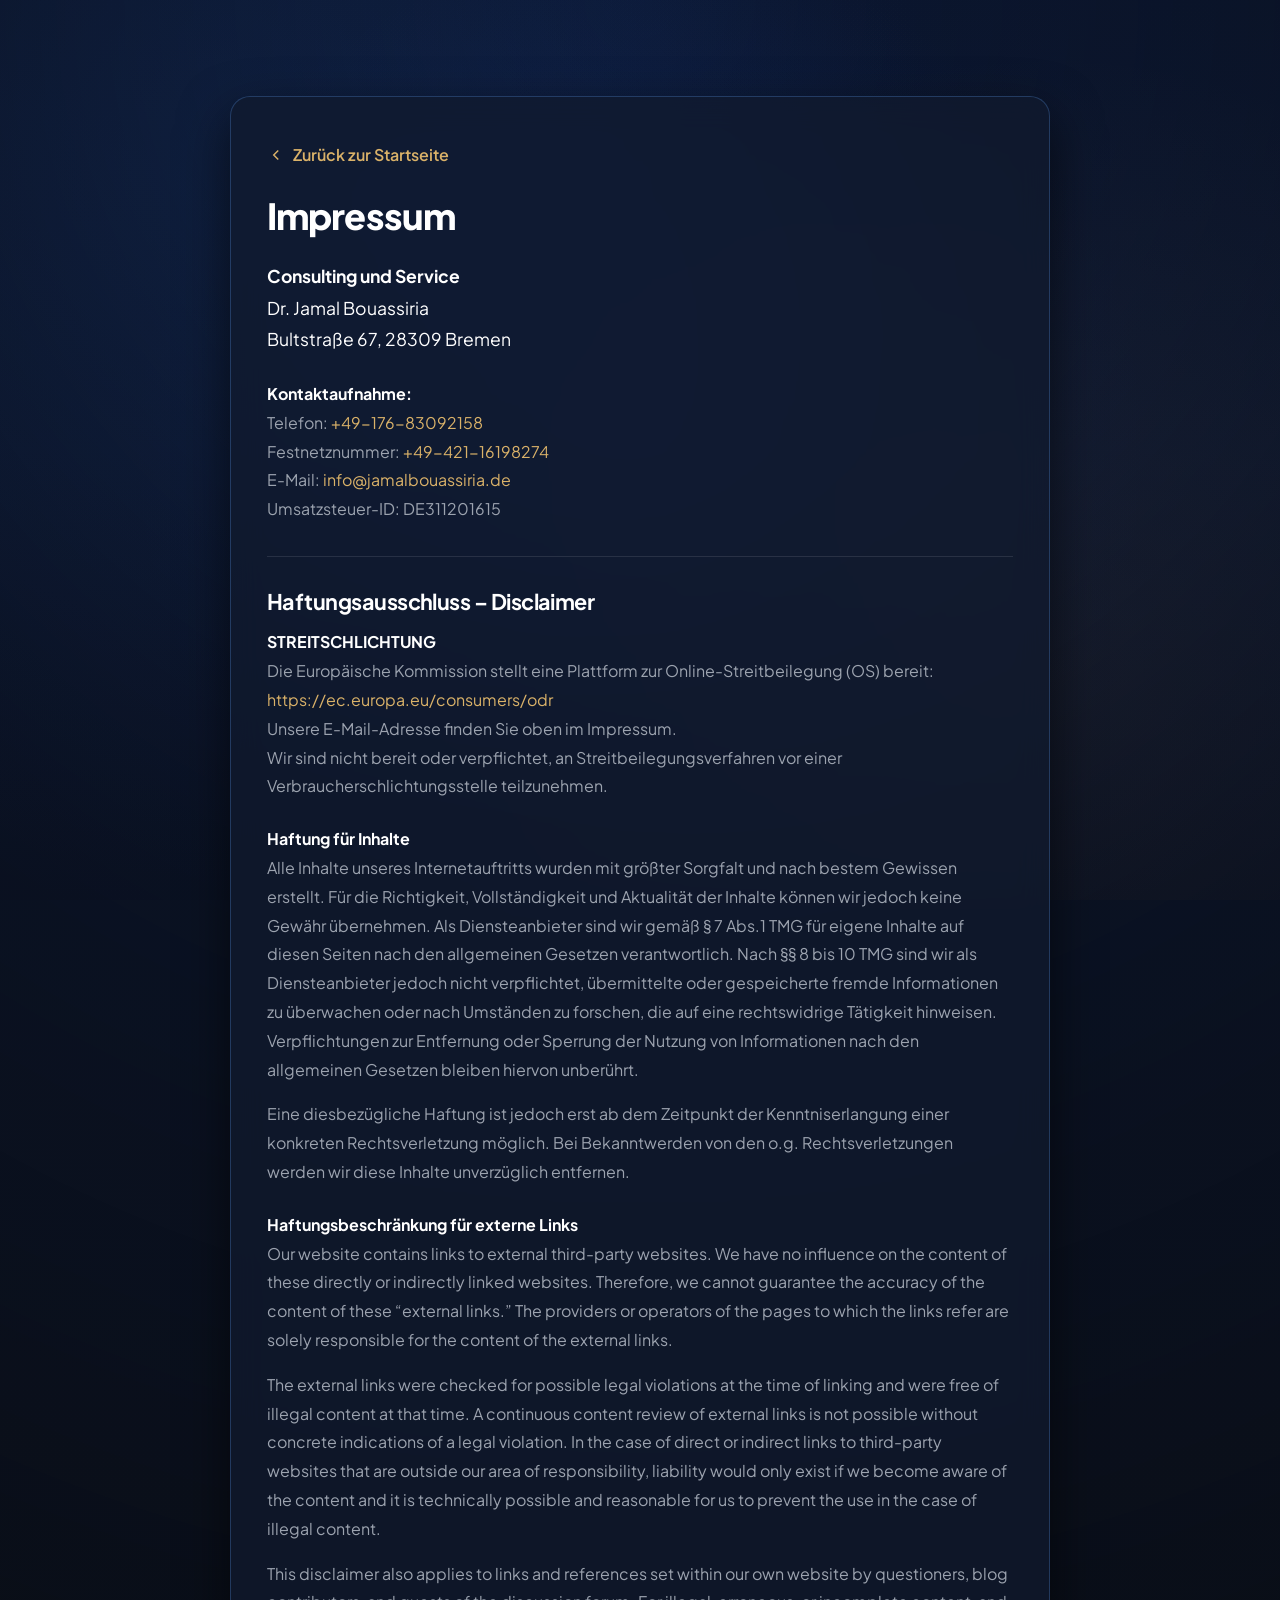
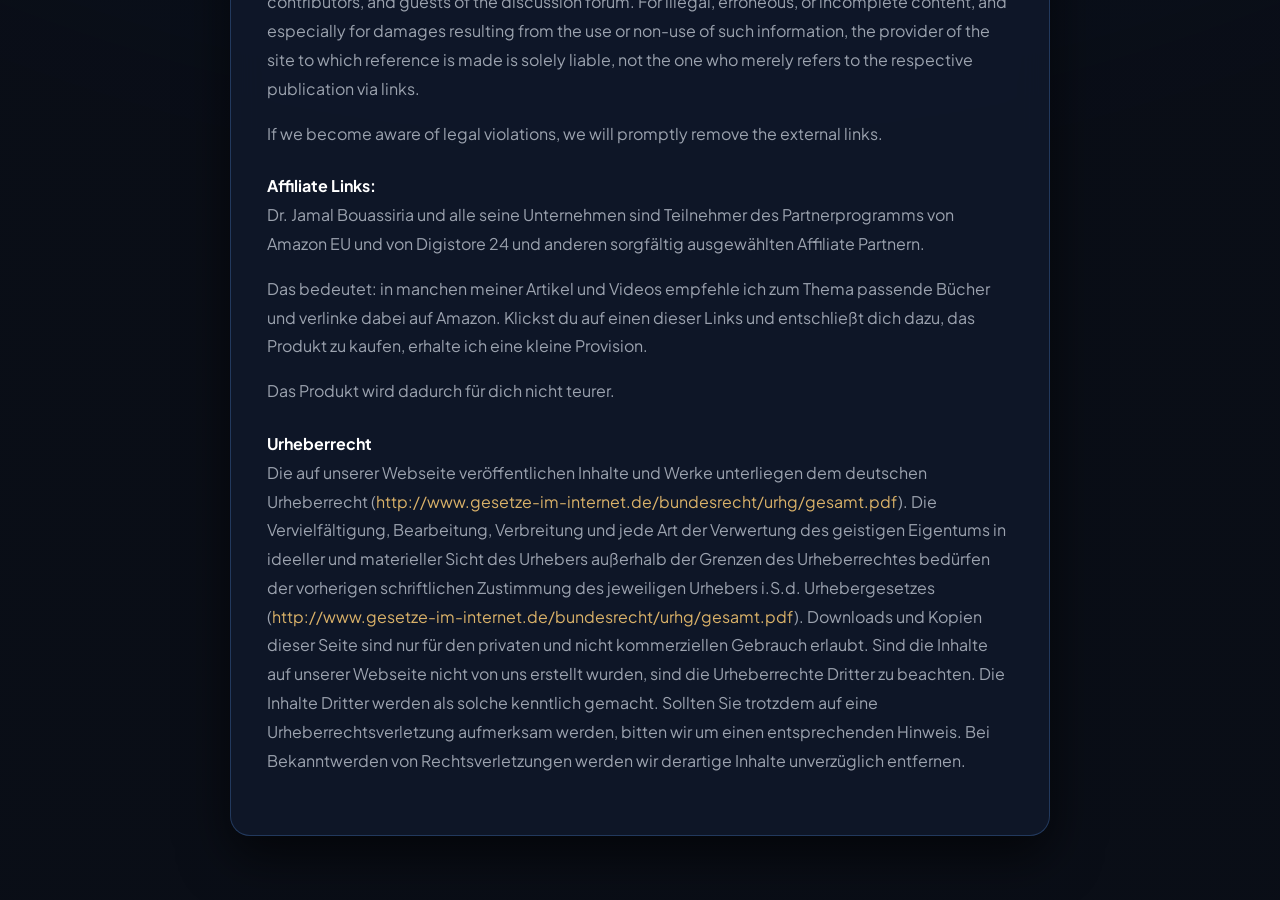
<file: impressum.html>
<!DOCTYPE html>
<html lang="de" dir="ltr">

<head>
  <meta charset="UTF-8">
  <meta name="viewport" content="width=device-width, initial-scale=1.0">
  <title>Impressum | Dr. Jamal Bouassiria - Consulting und Service</title>
  <meta name="description"
    content="Impressum und rechtliche Angaben für Dr. Jamal Bouassiria - Consulting und Service.">
  <meta name="robots" content="noindex, follow">

  <!-- Favicon -->
  <link rel="icon" type="image/x-icon" href="favicon.ico?v=blue_clean_v4">
  <link rel="icon" type="image/png" sizes="32x32" href="assets/images/favicon-32x32.png?v=blue_clean_v4">
  <link rel="icon" type="image/png" sizes="16x16" href="assets/images/favicon-16x16.png?v=blue_clean_v4">
  <link rel="apple-touch-icon" sizes="180x180" href="assets/images/apple-touch-icon.png?v=blue_clean_v4">

  <!-- Google Fonts -->
  <link rel="preconnect" href="https://fonts.googleapis.com">
  <link rel="preconnect" href="https://fonts.gstatic.com" crossorigin>
  <link
    href="https://fonts.googleapis.com/css2?family=Plus+Jakarta+Sans:wght@300;400;500;600;700;800&family=Playfair+Display:ital,wght@0,600;0,700;0,800;1,600&family=Cairo:wght@400;600;700;800&display=swap"
    rel="stylesheet">

  <!-- Stylesheet -->
  <link rel="stylesheet" href="css/styles.css?v=legal_mobile_v36">
  <style>
    .legal-page-wrapper {
      min-height: 100vh;
      padding: 6rem 1.5rem 4rem;
      background: radial-gradient(circle at 50% 0%, rgba(30, 64, 175, 0.15) 0%, rgba(10, 14, 23, 0.98) 70%);
    }

    .legal-content-card {
      max-width: 820px;
      margin: 0 auto;
      background: rgba(16, 26, 46, 0.75);
      border: 1px solid rgba(96, 165, 250, 0.25);
      border-radius: 1.25rem;
      padding: 2.75rem 2.25rem;
      backdrop-filter: blur(16px);
      box-shadow: 0 20px 50px rgba(0, 0, 0, 0.6);
      color: #D1D5DB;
      line-height: 1.8;
    }

    .legal-content-card h1 {
      font-size: 2.25rem;
      font-weight: 800;
      color: #FFFFFF;
      margin-bottom: 1.5rem;
      font-family: var(--font-heading);
    }

    .legal-content-card h2 {
      font-size: 1.35rem;
      font-weight: 700;
      color: #FFFFFF;
      margin-top: 2rem;
      margin-bottom: 0.85rem;
      font-family: var(--font-heading);
    }

    .legal-content-card p {
      margin-bottom: 1rem;
    }

    .legal-content-card a {
      color: var(--gold, #dab269);
      text-decoration: none;
    }

    .legal-content-card a:hover {
      text-decoration: underline;
    }

    .legal-back-btn {
      display: inline-flex;
      align-items: center;
      gap: 0.5rem;
      color: #93c5fd;
      text-decoration: none;
      font-weight: 600;
      margin-bottom: 1.5rem;
      transition: color 0.2s ease;
    }

    .legal-back-btn:hover {
      color: #FFFFFF;
    }
  </style>
</head>

<body>
  <div class="legal-page-wrapper">
    <div class="legal-content-card">
      <a href="./" class="legal-back-btn">
        <svg width="18" height="18" viewBox="0 0 24 24" fill="none" stroke="currentColor" stroke-width="2">
          <polyline points="15 18 9 12 15 6"></polyline>
        </svg>
        Zurück zur Startseite
      </a>

      <h1>Impressum</h1>

      <p style="font-size:1.1rem; color:#FFFFFF;">
        <strong>Consulting und Service</strong><br>
        Dr. Jamal Bouassiria<br>
        Bultstraße 67, 28309 Bremen
      </p>

      <p style="margin-top:1.5rem;">
        <strong style="color:#FFFFFF;">Kontaktaufnahme:</strong><br>
        Telefon: <a href="tel:+4917683092158">+49-176-83092158</a><br>
        Festnetznummer: <a href="tel:+4942116198274">+49-421-16198274</a><br>
        E-Mail: <a href="mailto:info@jamalbouassiria.de">info@jamalbouassiria.de</a><br>
        Umsatzsteuer-ID: DE311201615
      </p>

      <hr style="border:none; border-top:1px solid rgba(255,255,255,0.1); margin:2rem 0;">

      <h2>Haftungsausschluss – Disclaimer</h2>

      <p>
        <strong style="color:#FFFFFF;">STREITSCHLICHTUNG</strong><br>
        Die Europäische Kommission stellt eine Plattform zur Online-Streitbeilegung (OS) bereit: <a
          href="https://ec.europa.eu/consumers/odr" target="_blank"
          rel="noopener noreferrer">https://ec.europa.eu/consumers/odr</a><br>
        Unsere E-Mail-Adresse finden Sie oben im Impressum.<br>
        Wir sind nicht bereit oder verpflichtet, an Streitbeilegungsverfahren vor einer Verbraucherschlichtungsstelle
        teilzunehmen.
      </p>

      <p style="margin-top:1.5rem;">
        <strong style="color:#FFFFFF;">Haftung für Inhalte</strong><br>
        Alle Inhalte unseres Internetauftritts wurden mit größter Sorgfalt und nach bestem Gewissen erstellt. Für die
        Richtigkeit, Vollständigkeit und Aktualität der Inhalte können wir jedoch keine Gewähr übernehmen. Als
        Diensteanbieter sind wir gemäß § 7 Abs.1 TMG für eigene Inhalte auf diesen Seiten nach den allgemeinen Gesetzen
        verantwortlich. Nach §§ 8 bis 10 TMG sind wir als Diensteanbieter jedoch nicht verpflichtet, übermittelte oder
        gespeicherte fremde Informationen zu überwachen oder nach Umständen zu forschen, die auf eine rechtswidrige
        Tätigkeit hinweisen. Verpflichtungen zur Entfernung oder Sperrung der Nutzung von Informationen nach den
        allgemeinen Gesetzen bleiben hiervon unberührt.
      </p>
      <p>
        Eine diesbezügliche Haftung ist jedoch erst ab dem Zeitpunkt der Kenntniserlangung einer konkreten
        Rechtsverletzung möglich. Bei Bekanntwerden von den o.g. Rechtsverletzungen werden wir diese Inhalte
        unverzüglich entfernen.
      </p>

      <p style="margin-top:1.5rem;">
        <strong style="color:#FFFFFF;">Haftungsbeschränkung für externe Links</strong><br>
        Our website contains links to external third-party websites. We have no influence on the content of these
        directly or indirectly linked websites. Therefore, we cannot guarantee the accuracy of the content of these
        “external links.” The providers or operators of the pages to which the links refer are solely responsible for
        the content of the external links.
      </p>
      <p>
        The external links were checked for possible legal violations at the time of linking and were free of illegal
        content at that time. A continuous content review of external links is not possible without concrete indications
        of a legal violation. In the case of direct or indirect links to third-party websites that are outside our area
        of responsibility, liability would only exist if we become aware of the content and it is technically possible
        and reasonable for us to prevent the use in the case of illegal content.
      </p>
      <p>
        This disclaimer also applies to links and references set within our own website by questioners, blog
        contributors, and guests of the discussion forum. For illegal, erroneous, or incomplete content, and especially
        for damages resulting from the use or non-use of such information, the provider of the site to which reference
        is made is solely liable, not the one who merely refers to the respective publication via links.
      </p>
      <p>
        If we become aware of legal violations, we will promptly remove the external links.
      </p>

      <p style="margin-top:1.5rem;">
        <strong style="color:#FFFFFF;">Affiliate Links:</strong><br>
        Dr. Jamal Bouassiria und alle seine Unternehmen sind Teilnehmer des Partnerprogramms von Amazon EU und von
        Digistore 24 und anderen sorgfältig ausgewählten Affiliate Partnern.
      </p>
      <p>
        Das bedeutet: in manchen meiner Artikel und Videos empfehle ich zum Thema passende Bücher und verlinke dabei auf
        Amazon. Klickst du auf einen dieser Links und entschließt dich dazu, das Produkt zu kaufen, erhalte ich eine
        kleine Provision.
      </p>
      <p>
        Das Produkt wird dadurch für dich nicht teurer.
      </p>

      <p style="margin-top:1.5rem;">
        <strong style="color:#FFFFFF;">Urheberrecht</strong><br>
        Die auf unserer Webseite veröffentlichen Inhalte und Werke unterliegen dem deutschen Urheberrecht (<a
          href="http://www.gesetze-im-internet.de/bundesrecht/urhg/gesamt.pdf" target="_blank"
          rel="noopener noreferrer">http://www.gesetze-im-internet.de/bundesrecht/urhg/gesamt.pdf</a>). Die
        Vervielfältigung, Bearbeitung, Verbreitung und jede Art der Verwertung des geistigen Eigentums in ideeller und
        materieller Sicht des Urhebers außerhalb der Grenzen des Urheberrechtes bedürfen der vorherigen schriftlichen
        Zustimmung des jeweiligen Urhebers i.S.d. Urhebergesetzes (<a
          href="http://www.gesetze-im-internet.de/bundesrecht/urhg/gesamt.pdf" target="_blank"
          rel="noopener noreferrer">http://www.gesetze-im-internet.de/bundesrecht/urhg/gesamt.pdf</a>). Downloads und
        Kopien dieser Seite sind nur für den privaten und nicht kommerziellen Gebrauch erlaubt. Sind die Inhalte auf
        unserer Webseite nicht von uns erstellt wurden, sind die Urheberrechte Dritter zu beachten. Die Inhalte Dritter
        werden als solche kenntlich gemacht. Sollten Sie trotzdem auf eine Urheberrechtsverletzung aufmerksam werden,
        bitten wir um einen entsprechenden Hinweis. Bei Bekanntwerden von Rechtsverletzungen werden wir derartige
        Inhalte unverzüglich entfernen.
      </p>
    </div>
  </div>
</body>

</html>
</file>
<file: css/styles.css>
/* ==========================================================================
   DR. JAMAL BOUASSIRIA - COACHING & PERSONAL BRANDING
   High-Converting Dark & Gold Design System
   Inspiration: "we-build-brands.de" (Ultra-Clean, Luxury Aesthetics)
   ========================================================================== */

@import url('https://fonts.googleapis.com/css2?family=Cairo:wght@400;500;600;700;800;900&family=Plus+Jakarta+Sans:wght@300;400;500;600;700;800&family=Inter:wght@400;500;600;700&display=swap');

:root {
  /* Dark Canvas Palette */
  --bg-darkest: #08101C;
  --bg-primary: #08101C;
  --bg-secondary: #0A1424;
  --bg-card: rgba(18, 18, 24, 0.75);
  --bg-card-hover: rgba(24, 24, 32, 0.92);
  --bg-glass: rgba(255, 255, 255, 0.03);

  /* Executive Sapphire Blue & Deep Onyx Palette (Matching Client Logo #3B82F6) */
  --blue-primary: #3b82f6;
  --blue-light: #60a5fa;
  --blue-ice: #93c5fd;
  --blue-dark: #1d4ed8;
  --blue-amber: #38bdf8;
  --blue-glow: rgba(59, 130, 246, 0.35);
  --blue-glow-subtle: rgba(59, 130, 246, 0.15);
  --blue-gradient: linear-gradient(135deg, #ffffff 0%, #93c5fd 40%, #3b82f6 100%);
  --blue-gradient-hover: linear-gradient(135deg, #ffffff 0%, #bfdbfe 40%, #60a5fa 100%);
  --blue-border-gradient: linear-gradient(135deg, rgba(96, 165, 250, 0.5), rgba(59, 130, 246, 0.2), rgba(255, 255, 255, 0.05));

  /* Map Legacy Tokens to Sapphire Blue for Zero Breaking Changes */
  --gold-primary: #3b82f6;
  --gold-light: #93c5fd;
  --gold-dark: #1d4ed8;
  --gold-amber: #38bdf8;
  --gold-glow: rgba(59, 130, 246, 0.35);
  --gold-glow-subtle: rgba(59, 130, 246, 0.15);
  --gold-gradient: linear-gradient(135deg, #ffffff 0%, #93c5fd 40%, #3b82f6 100%);
  --gold-gradient-hover: linear-gradient(135deg, #ffffff 0%, #bfdbfe 40%, #60a5fa 100%);
  --gold-border-gradient: linear-gradient(135deg, rgba(96, 165, 250, 0.5), rgba(59, 130, 246, 0.2), rgba(255, 255, 255, 0.05));

  /* Text & Contrast */
  --text-pure: #FFFFFF;
  --text-main: #F3F4F6;
  --text-muted: #9CA3AF;
  --text-subtle: #6B7280;
  --text-dark: #070709;

  /* Borders & Shadows */
  --border-subtle: rgba(255, 255, 255, 0.08);
  --border-card: rgba(255, 255, 255, 0.09);
  --border-gold-subtle: rgba(59, 130, 246, 0.28);
  --border-gold-active: rgba(59, 130, 246, 0.75);
  --shadow-card: 0 16px 36px -10px rgba(0, 0, 0, 0.7);
  --shadow-gold: 0 10px 30px -5px rgba(59, 130, 246, 0.40);
  --shadow-gold-lg: 0 18px 45px -8px rgba(59, 130, 246, 0.55);

  /* Modern Clean Typography (Luxury Sans-Serif) */
  --font-heading: 'Plus Jakarta Sans', -apple-system, BlinkMacSystemFont, 'Segoe UI', Roboto, sans-serif;
  --font-body: 'Plus Jakarta Sans', -apple-system, BlinkMacSystemFont, 'Segoe UI', Roboto, sans-serif;

  /* Dimensions */
  --header-height: 76px;
  --container-max: 1220px;
  --transition-fast: 0.2s cubic-bezier(0.16, 1, 0.3, 1);
  --transition-normal: 0.3s cubic-bezier(0.16, 1, 0.3, 1);
  --transition-slow: 0.5s cubic-bezier(0.16, 1, 0.3, 1);
}

/* ==========================================================================
   RESET & GLOBAL STYLES
   ========================================================================== */
*,
*::before,
*::after {
  box-sizing: border-box;
  margin: 0;
  padding: 0;
}

html {
  scroll-behavior: smooth;
  font-size: 16px;
  -webkit-font-smoothing: antialiased;
  -moz-osx-font-smoothing: grayscale;
}

/* Lenis Smooth Scroll Core Rules */
html.lenis,
html.lenis body {
  height: auto;
}

.lenis.lenis-smooth {
  scroll-behavior: auto !important;
}

.lenis.lenis-smooth [data-lenis-prevent] {
  overscroll-behavior: contain;
}

.lenis.lenis-stopped {
  overflow: hidden;
}

.lenis.lenis-smooth iframe {
  pointer-events: none;
}

body {
  font-family: var(--font-body);
  background-color: #08101C !important;
  color: var(--text-main);
  line-height: 1.6;
  overflow-x: hidden;
  position: relative;
}

/* Hardware-accelerated fixed ambient aura (eliminates expensive viewport repaints on scroll) */
body::before {
  content: '';
  position: fixed;
  inset: 0;
  width: 100vw;
  height: 100vh;
  pointer-events: none;
  z-index: -1;
  background:
    radial-gradient(circle at 18% 20%, rgba(22, 50, 92, 0.42) 0%, transparent 55%),
    radial-gradient(circle at 82% 75%, rgba(181, 138, 78, 0.12) 0%, transparent 50%),
    radial-gradient(circle at 50% 50%, rgba(30, 64, 175, 0.15) 0%, transparent 65%),
    linear-gradient(180deg, #08101C 0%, #0A1424 50%, #070D18 100%) !important;
  transform: translate3d(0, 0, 0);
  will-change: transform;
}

/* Custom Scrollbar */
::-webkit-scrollbar {
  width: 8px;
}

::-webkit-scrollbar-track {
  background: var(--bg-darkest);
}

::-webkit-scrollbar-thumb {
  background: rgba(59, 130, 246, 0.45);
  border-radius: 4px;
}

::-webkit-scrollbar-thumb:hover {
  background: var(--gold-primary);
}

/* Typography Base */
h1,
h2,
h3,
h4,
h5,
h6 {
  font-family: var(--font-heading);
  color: var(--text-pure);
  font-weight: 700;
  line-height: 1.2;
  letter-spacing: -0.025em;
}

p {
  color: var(--text-muted);
}

a {
  color: inherit;
  text-decoration: none;
  transition: color var(--transition-fast);
}

img {
  max-width: 100%;
  height: auto;
  display: block;
}

/* Container */
.container {
  width: 100%;
  max-width: var(--container-max);
  margin-left: auto;
  margin-right: auto;
  padding-left: 1.5rem;
  padding-right: 1.5rem;
}

.section-padding {
  padding-top: 5.5rem;
  padding-bottom: 5.5rem;
}

@media (min-width: 1024px) {
  .section-padding {
    padding-top: 7rem;
    padding-bottom: 7rem;
  }
}

/* ==========================================================================
   UTILITY & ACCENT CLASSES
   ========================================================================== */
.gold-text {
  color: var(--gold-primary);
}

.gold-gradient-text {
  background: linear-gradient(135deg, #ffffff 0%, #93c5fd 35%, #3b82f6 100%);
  -webkit-background-clip: text;
  -webkit-text-fill-color: transparent;
  display: inline-block;
  filter: drop-shadow(0 2px 14px rgba(59, 130, 246, 0.35));
}

/* Glassmorphism Cards */
.glass-card {
  background: var(--bg-card);
  backdrop-filter: blur(12px);
  -webkit-backdrop-filter: blur(12px);
  border: 1px solid var(--border-card);
  border-radius: 18px;
  box-shadow: var(--shadow-card);
  transition: transform var(--transition-normal), border-color var(--transition-normal), background var(--transition-normal), box-shadow var(--transition-normal);
  position: relative;
  overflow: hidden;
  transform: translateZ(0);
}

.glass-card::before {
  content: '';
  position: absolute;
  top: 0;
  left: 0;
  right: 0;
  height: 1px;
  background: linear-gradient(90deg, transparent, rgba(255, 255, 255, 0.12), transparent);
  pointer-events: none;
}

.glass-card:hover {
  background: var(--bg-card-hover);
  border-color: var(--border-gold-subtle);
  transform: translateY(-4px);
  box-shadow: 0 20px 45px -12px rgba(0, 0, 0, 0.8), 0 0 25px -5px var(--gold-glow-subtle);
}

.glass-card-gold-accent {
  border-color: var(--border-gold-subtle);
  background: linear-gradient(180deg, rgba(59, 130, 246, 0.06) 0%, rgba(18, 18, 24, 0.8) 100%);
}

.glass-card-gold-accent:hover {
  border-color: var(--border-gold-active);
  box-shadow: 0 22px 45px -10px rgba(0, 0, 0, 0.85), 0 0 32px -4px var(--gold-glow);
}

/* Kicker Badge */
.kicker-badge {
  display: inline-flex;
  align-items: center;
  gap: 0.65rem;
  padding: 0.45rem 1.15rem;
  background: rgba(59, 130, 246, 0.10);
  border: 1px solid rgba(59, 130, 246, 0.35);
  border-radius: 9999px;
  font-size: 0.825rem;
  font-weight: 600;
  color: var(--blue-ice);
  letter-spacing: 0.02em;
  backdrop-filter: blur(10px);
  margin-bottom: 1.5rem;
}

.kicker-badge .pulse-dot {
  width: 7px;
  height: 7px;
  border-radius: 50%;
  background: var(--gold-primary);
  box-shadow: 0 0 8px var(--gold-primary);
  animation: pulseDot 2s infinite;
}

@keyframes pulseDot {
  0% {
    transform: scale(0.95);
    box-shadow: 0 0 0 0 rgba(59, 130, 246, 0.7);
  }

  70% {
    transform: scale(1.1);
    box-shadow: 0 0 0 7px rgba(59, 130, 246, 0);
  }

  100% {
    transform: scale(0.95);
    box-shadow: 0 0 0 0 rgba(59, 130, 246, 0);
  }
}

/* Buttons */
.btn {
  display: inline-flex;
  align-items: center;
  justify-content: center;
  gap: 0.6rem;
  font-family: var(--font-body);
  font-size: 0.92rem;
  font-weight: 500;
  padding: 0.78rem 1.6rem;
  border-radius: 4px;
  cursor: pointer;
  border: 1px solid transparent;
  transition: all var(--transition-normal);
  text-align: center;
  white-space: nowrap;
  position: relative;
  text-decoration: none;
  letter-spacing: 0.01em;
}

.btn-chevron {
  flex-shrink: 0;
  stroke: currentColor;
  stroke-width: 2.2;
  transition: transform var(--transition-fast);
}

.btn:hover .btn-chevron {
  transform: translateX(3px);
}

.btn-gold {
  background: linear-gradient(135deg, #3b82f6 0%, #2563eb 100%);
  color: #FFFFFF;
  border-color: #3b82f6;
  font-weight: 700;
  box-shadow: 0 4px 18px rgba(37, 99, 235, 0.45), 0 0 15px rgba(59, 130, 246, 0.25);
}

.btn-gold:hover {
  background: linear-gradient(135deg, #60a5fa 0%, #3b82f6 100%);
  border-color: #60a5fa;
  color: #FFFFFF;
  transform: translateY(-2px);
  box-shadow: 0 8px 25px rgba(59, 130, 246, 0.6), 0 0 25px rgba(96, 165, 250, 0.35);
}

.btn-outline-gold {
  background: rgba(10, 14, 24, 0.75);
  color: #FFFFFF;
  border: 1px solid rgba(59, 130, 246, 0.55);
  backdrop-filter: blur(10px);
  -webkit-backdrop-filter: blur(10px);
}

.btn-outline-gold:hover {
  background: rgba(59, 130, 246, 0.18);
  border-color: #60a5fa;
  color: #93c5fd;
  transform: translateY(-2px);
  box-shadow: 0 6px 20px rgba(59, 130, 246, 0.25);
}

.btn-ghost {
  background: transparent;
  color: var(--text-main);
  border: 1px solid var(--border-subtle);
}

.btn-ghost:hover {
  background: rgba(255, 255, 255, 0.06);
  border-color: rgba(255, 255, 255, 0.2);
  color: #FFFFFF;
}

.btn-lg {
  padding: 0.88rem 1.85rem;
  font-size: 0.95rem;
}

.btn-sm {
  padding: 0.5rem 1.05rem;
  font-size: 0.825rem;
  border-radius: 4px;
}

.btn-full {
  width: 100%;
}

/* ==========================================================================
   NAVIGATION / HEADER
   ========================================================================== */
.header-nav {
  position: fixed;
  top: 0;
  left: 0;
  right: 0;
  height: var(--header-height);
  background: transparent;
  border-bottom: 1px solid transparent;
  z-index: 1000;
  display: flex;
  align-items: center;
  transition: background 0.35s ease, border-color 0.35s ease, box-shadow 0.35s ease, backdrop-filter 0.35s ease;
}

.header-nav.scrolled {
  background: rgba(8, 8, 12, 0.94);
  backdrop-filter: blur(20px);
  -webkit-backdrop-filter: blur(20px);
  border-bottom: 1px solid rgba(59, 130, 246, 0.18);
  box-shadow: 0 10px 35px rgba(0, 0, 0, 0.85);
}

.nav-container {
  width: 100%;
  max-width: 100%;
  margin: 0;
  padding: 0 1.5rem;
  display: flex;
  align-items: center;
  justify-content: space-between;
  gap: 1.5rem;
  position: relative;
}

@media (min-width: 768px) {
  .nav-container {
    padding: 0 2.5rem;
  }
}

@media (min-width: 1200px) {
  .nav-container {
    padding: 0 3.5rem;
  }
}

@media (min-width: 1080px) {
  .header-nav nav {
    position: absolute;
    left: 50%;
    transform: translateX(-50%);
    pointer-events: auto;
  }

  .nav-actions {
    margin-left: auto;
  }
}

.nav-logo {
  display: flex;
  align-items: center;
  gap: 0.85rem;
  text-decoration: none;
  flex-shrink: 0;
}

.logo-monogram {
  width: 42px;
  height: 42px;
  border-radius: 10px;
  background: linear-gradient(135deg, rgba(147, 197, 253, 0.25), rgba(59, 130, 246, 0.08));
  border: 1px solid var(--border-gold-subtle);
  display: flex;
  align-items: center;
  justify-content: center;
  font-family: var(--font-heading);
  font-weight: 800;
  font-size: 1.1rem;
  color: var(--gold-light);
  box-shadow: 0 0 16px rgba(59, 130, 246, 0.15);
  flex-shrink: 0;
}

.logo-info {
  display: flex;
  flex-direction: column;
  white-space: nowrap;
}

.logo-name {
  font-family: var(--font-heading);
  font-weight: 700;
  font-size: 1.05rem;
  color: #FFFFFF;
  letter-spacing: -0.01em;
  line-height: 1.2;
}

.logo-tag {
  font-size: 0.7rem;
  color: var(--gold-primary);
  font-weight: 600;
  letter-spacing: 0.04em;
  text-transform: uppercase;
  line-height: 1.2;
}

.site-brand-logo {
  height: 44px;
  width: auto;
  max-width: 215px;
  object-fit: contain;
  display: block;
  filter: drop-shadow(0 2px 10px rgba(0, 0, 0, 0.45));
  transition: transform var(--transition-fast), filter var(--transition-fast);
}

.nav-logo:hover .site-brand-logo {
  transform: translateY(-1px) scale(1.02);
  filter: drop-shadow(0 4px 14px rgba(59, 130, 246, 0.25));
}

.footer-brand-logo {
  height: 52px;
  max-width: 250px;
  margin-bottom: 0.35rem;
}

@media (max-width: 768px) {
  .site-brand-logo {
    height: 36px;
    max-width: 170px;
  }
}

/* Nav Links: streamlined for pristine layout */
.nav-links {
  display: none;
  align-items: center;
  gap: 1.5rem;
  list-style: none;
  margin: 0;
  padding: 0;
}

@media (min-width: 1080px) {
  .nav-links {
    display: flex;
  }
}

.nav-link {
  font-size: 0.9rem;
  font-weight: 500;
  color: var(--text-muted);
  position: relative;
  padding: 0.35rem 0;
  white-space: nowrap;
}

.nav-link:hover,
.nav-link.active {
  color: #FFFFFF;
}

.nav-link::after {
  content: '';
  position: absolute;
  bottom: 0;
  left: 0;
  width: 0;
  height: 2px;
  background: var(--gold-primary);
  transition: width var(--transition-normal);
}

.nav-link:hover::after,
.nav-link.active::after {
  width: 100%;
}

.nav-actions {
  display: flex;
  align-items: center;
  gap: 0.75rem;
  flex-shrink: 0;
}

@media (max-width: 640px) {
  .nav-actions {
    gap: 0.45rem;
  }
}

/* ==========================================================================
   LANGUAGE SWITCH TOGGLE PILL (DE | AR)
   Styled in site luxury theme: Dark glass capsule with Champagne Gold active pill
   ========================================================================== */
.lang-switch-toggle {
  display: inline-flex !important;
  align-items: center !important;
  background: rgba(18, 18, 24, 0.85) !important;
  border: 1px solid rgba(59, 130, 246, 0.35) !important;
  border-radius: 9999px !important;
  padding: 3px !important;
  position: relative !important;
  box-shadow: 0 4px 14px rgba(0, 0, 0, 0.45) !important;
  backdrop-filter: blur(12px) !important;
  -webkit-backdrop-filter: blur(12px) !important;
  flex-shrink: 0 !important;
  cursor: pointer !important;
  user-select: none !important;
  z-index: 5 !important;
  transition: border-color var(--transition-fast) !important;
}

.lang-switch-toggle:hover {
  border-color: rgba(59, 130, 246, 0.65) !important;
}

.lang-opt {
  background: transparent !important;
  border: none !important;
  font-family: var(--font-heading) !important;
  font-size: 0.78rem !important;
  font-weight: 700 !important;
  color: #9CA3AF !important;
  padding: 0.28rem 0.65rem !important;
  border-radius: 9999px !important;
  cursor: pointer !important;
  transition: all 0.25s cubic-bezier(0.16, 1, 0.3, 1) !important;
  letter-spacing: 0.03em !important;
  display: flex !important;
  align-items: center !important;
  justify-content: center !important;
  line-height: 1 !important;
}

.lang-opt:hover {
  color: #FFFFFF !important;
}

.lang-opt.active {
  background: #3b82f6 !important;
  color: #ffffff !important;
  font-weight: 800 !important;
  box-shadow: 0 2px 12px rgba(59, 130, 246, 0.45) !important;
}

.mobile-drawer-header {
  display: flex;
  align-items: center;
  justify-content: space-between;
  padding-bottom: 1.25rem;
  margin-bottom: 1.5rem;
  border-bottom: 1px solid rgba(255, 255, 255, 0.08);
}

.mobile-drawer-label {
  font-size: 0.85rem;
  font-weight: 700;
  color: var(--gold-primary);
  text-transform: uppercase;
  letter-spacing: 0.05em;
}

/* Nav CTA Responsive Visibility */
@media (max-width: 580px) {
  #navCtaBtn {
    display: none;
  }
}

.nav-phone-link {
  display: none;
  align-items: center;
  gap: 0.45rem;
  font-size: 0.85rem;
  font-weight: 600;
  color: var(--text-main);
  padding: 0.5rem 0.85rem;
  border-radius: 9px;
  border: 1px solid var(--border-subtle);
  background: rgba(255, 255, 255, 0.03);
  white-space: nowrap;
}

@media (min-width: 1240px) {
  .nav-phone-link {
    display: flex;
  }
}

.nav-phone-link:hover {
  border-color: var(--gold-primary);
  color: var(--gold-light);
}

.mobile-menu-btn {
  display: flex;
  align-items: center;
  justify-content: center;
  width: 38px;
  height: 38px;
  background: rgba(255, 255, 255, 0.05);
  border: 1px solid var(--border-subtle);
  border-radius: 8px;
  color: #FFFFFF;
  cursor: pointer;
  transition: all var(--transition-fast);
}

.mobile-menu-btn:hover {
  background: rgba(59, 130, 246, 0.15);
  border-color: var(--gold-primary);
  color: var(--gold-light);
}

@media (min-width: 1080px) {
  .mobile-menu-btn {
    display: none;
  }
}

/* Mobile Drawer */
.mobile-nav-drawer {
  position: fixed;
  top: var(--header-height);
  left: 0;
  right: 0;
  bottom: 0;
  background: rgba(8, 8, 11, 0.98);
  backdrop-filter: blur(24px);
  -webkit-backdrop-filter: blur(24px);
  padding: 2rem 1.5rem;
  transform: translateX(100%);
  transition: transform var(--transition-normal);
  z-index: 999;
  overflow-y: auto;
  display: flex;
  flex-direction: column;
  justify-content: space-between;
}

.mobile-nav-drawer.open {
  transform: translateX(0);
}

.mobile-links {
  list-style: none;
  display: flex;
  flex-direction: column;
  gap: 1.35rem;
}

.mobile-links a {
  font-family: var(--font-heading);
  font-size: 1.25rem;
  font-weight: 600;
  color: var(--text-main);
  display: block;
}

.mobile-links a:hover {
  color: var(--gold-light);
}

/* ==========================================================================
   HERO SECTION
   ========================================================================== */
.hero-section {
  position: relative;
  min-height: 100vh;
  display: flex;
  flex-direction: column;
  justify-content: space-between;
  padding-top: calc(var(--header-height) + 1rem);
  padding-bottom: 0;
  overflow: hidden;
  background-color: var(--bg-darkest);
}

@media (min-width: 1024px) {
  .hero-section {
    min-height: 100vh;
    padding-top: calc(var(--header-height) + 1.5rem);
  }
}

/* Background Slider with Ambient Ken Burns Zoom */
.hero-bg-container {
  position: absolute;
  inset: 0;
  width: 100%;
  height: 100%;
  overflow: hidden;
  z-index: 0;
  pointer-events: none;
}

.hero-bg-slide {
  position: absolute;
  top: -6%;
  left: -6%;
  width: 112%;
  height: 112%;
  background-size: cover;
  background-position: center 25%;
  background-repeat: no-repeat;
  opacity: 0;
  z-index: 0;
  transition: opacity 2s ease-in-out;
  will-change: transform, opacity;
  animation: heroKenBurnsContinuous 26s ease-in-out infinite alternate;
}

/* Stagger animations so each slide moves gently and uniquely without reset */
.hero-bg-slide:nth-child(1) {
  animation-duration: 28s;
  animation-delay: 0s;
}

.hero-bg-slide:nth-child(2) {
  animation-duration: 24s;
  animation-delay: -7s;
}

.hero-bg-slide:nth-child(3) {
  animation-duration: 30s;
  animation-delay: -14s;
}

/* Outgoing slide remains fully visible underneath during crossfade */
.hero-bg-slide.leaving {
  opacity: 1 !important;
  z-index: 1 !important;
}

/* Incoming slide fades in on top smoothly */
.hero-bg-slide.active {
  opacity: 1 !important;
  z-index: 2 !important;
}

@keyframes heroKenBurnsContinuous {
  0% {
    transform: scale(1) translate(0, 0);
  }

  50% {
    transform: scale(1.07) translate(-0.8%, -0.5%);
  }

  100% {
    transform: scale(1.14) translate(0.7%, 0.6%);
  }
}

/* Dark Gradient & Vignette Overlay for Crisp Readability */
.hero-bg-overlay {
  position: absolute;
  inset: 0;
  background:
    linear-gradient(180deg,
      rgba(6, 6, 8, 0.78) 0%,
      rgba(6, 6, 8, 0.46) 35%,
      rgba(6, 6, 8, 0.74) 75%,
      rgba(10, 10, 14, 0.98) 100%),
    radial-gradient(circle at 50% 45%, rgba(6, 6, 8, 0.15) 0%, rgba(6, 6, 8, 0.8) 100%);
  z-index: 2;
}

.hero-main-wrapper {
  position: relative;
  z-index: 3;
  margin: auto auto;
  width: 100%;
  max-width: 880px;
  padding: 2rem 1.25rem 2rem;
  display: flex;
  flex-direction: column;
  align-items: center;
  text-align: center;
}

.hero-title-cinematic {
  font-family: var(--font-heading);
  font-size: 2.1rem;
  font-weight: 800;
  line-height: 1.18;
  letter-spacing: -0.018em;
  color: #FFFFFF;
  margin-bottom: 1.15rem;
  text-transform: uppercase;
  text-shadow: 0 4px 22px rgba(0, 0, 0, 0.9);
}

@media (min-width: 640px) {
  .hero-title-cinematic {
    font-size: 2.65rem;
  }
}

@media (min-width: 1024px) {
  .hero-title-cinematic {
    font-size: 3.2rem;
    line-height: 1.16;
  }
}

.hero-subtitle-cinematic {
  font-size: 1.05rem;
  line-height: 1.65;
  color: #E5E7EB;
  max-width: 620px;
  margin: 0 auto 1.75rem;
  text-shadow: 0 2px 12px rgba(0, 0, 0, 0.9);
}

@media (min-width: 768px) {
  .hero-subtitle-cinematic {
    font-size: 1.15rem;
  }
}

.hero-ctas-cinematic {
  display: flex;
  flex-wrap: wrap;
  align-items: center;
  justify-content: center;
  gap: 1rem;
  margin-bottom: 1.35rem;
}

.hero-guarantee-cinematic {
  display: flex;
  align-items: center;
  justify-content: center;
  gap: 0.55rem;
  font-size: 0.85rem;
  color: #CBD5E1;
  text-shadow: 0 1px 8px rgba(0, 0, 0, 0.95);
}

.hero-guarantee-cinematic svg {
  color: var(--gold-primary);
  flex-shrink: 0;
  width: 16px;
  height: 16px;
}

/* ==========================================================================
   HERO SIDE RAILS (SOCIALS BOTTOM-LEFT & SCROLL BOTTOM-RIGHT)
   ========================================================================== */
.hero-social-rail {
  display: none;
  position: absolute;
  bottom: 5.5rem;
  left: 2.5rem;
  z-index: 4;
  flex-direction: column;
  align-items: center;
  gap: 0.95rem;
}

@media (min-width: 1024px) {
  .hero-social-rail {
    display: flex;
  }
}

@media (min-width: 1400px) {
  .hero-social-rail {
    left: 3.5rem;
  }
}

.hero-social-link {
  color: #D1D5DB;
  display: flex;
  align-items: center;
  justify-content: center;
  width: 36px;
  height: 36px;
  border-radius: 6px;
  background: rgba(14, 14, 19, 0.55);
  border: 1px solid rgba(255, 255, 255, 0.1);
  backdrop-filter: blur(8px);
  -webkit-backdrop-filter: blur(8px);
  transition: all var(--transition-fast);
  text-decoration: none;
}

.hero-social-link:hover {
  color: #000000;
  background: var(--gold-primary);
  border-color: var(--gold-primary);
  transform: translateY(-2px) scale(1.05);
  box-shadow: 0 4px 15px rgba(59, 130, 246, 0.4);
}

.hero-social-line {
  width: 1px;
  height: 36px;
  background: linear-gradient(180deg, rgba(59, 130, 246, 0.6) 0%, transparent 100%);
  margin-top: 0.2rem;
}

.hero-scroll-rail {
  display: none;
  position: absolute;
  bottom: 5.5rem;
  right: 2.5rem;
  z-index: 4;
  flex-direction: column;
  align-items: center;
  gap: 0.85rem;
  text-decoration: none;
  cursor: pointer;
}

@media (min-width: 1024px) {
  .hero-scroll-rail {
    display: flex;
  }
}

@media (min-width: 1400px) {
  .hero-scroll-rail {
    right: 3.5rem;
  }
}

.hero-scroll-text {
  writing-mode: vertical-rl;
  font-family: var(--font-heading);
  font-size: 0.68rem;
  font-weight: 700;
  letter-spacing: 0.22em;
  color: #9CA3AF;
  text-transform: uppercase;
  transition: color var(--transition-fast);
}

.hero-scroll-rail:hover .hero-scroll-text {
  color: var(--gold-light);
}

.hero-scroll-bar {
  width: 1px;
  height: 48px;
  background: rgba(255, 255, 255, 0.18);
  position: relative;
  overflow: hidden;
}

.hero-scroll-dot {
  position: absolute;
  top: 0;
  left: 0;
  width: 1px;
  height: 18px;
  background: var(--gold-primary);
  animation: scrollDownPulse 2s cubic-bezier(0.65, 0, 0.35, 1) infinite;
}

@keyframes scrollDownPulse {
  0% {
    transform: translateY(-100%);
    opacity: 0;
  }

  40% {
    opacity: 1;
  }

  100% {
    transform: translateY(260%);
    opacity: 0;
  }
}

/* Hero Visual / Profile Card */
.hero-visual-wrapper {
  position: relative;
  width: 100%;
  max-width: 480px;
  margin: 0 auto;
}

.hero-image-frame {
  position: relative;
  border-radius: 22px;
  padding: 8px;
  background: linear-gradient(135deg, rgba(147, 197, 253, 0.35), rgba(255, 255, 255, 0.05), rgba(59, 130, 246, 0.25));
  box-shadow: 0 25px 60px -15px rgba(0, 0, 0, 0.9), 0 0 35px -5px rgba(59, 130, 246, 0.2);
}

.hero-image-inner {
  border-radius: 16px;
  overflow: hidden;
  background: var(--bg-secondary);
  position: relative;
  aspect-ratio: 4 / 3.4;
}

.hero-image-inner img {
  width: 100%;
  height: 100%;
  object-fit: cover;
  object-position: center 25%;
  transition: transform var(--transition-slow);
}

.hero-image-frame:hover .hero-image-inner img {
  transform: scale(1.02);
}

/* Floating Badges in Hero */
.hero-floating-badge {
  position: absolute;
  background: rgba(14, 14, 19, 0.9);
  backdrop-filter: blur(16px);
  -webkit-backdrop-filter: blur(16px);
  border: 1px solid var(--border-gold-subtle);
  border-radius: 14px;
  padding: 0.75rem 1rem;
  display: flex;
  align-items: center;
  gap: 0.75rem;
  box-shadow: 0 15px 35px rgba(0, 0, 0, 0.75);
  z-index: 2;
  animation: floatSlow 6s ease-in-out infinite;
}

.hero-badge-top {
  top: -12px;
  right: -12px;
}

.hero-badge-bottom {
  bottom: -16px;
  left: -12px;
  animation-delay: -3s;
}

@keyframes floatSlow {

  0%,
  100% {
    transform: translateY(0);
  }

  50% {
    transform: translateY(-7px);
  }
}

.badge-icon-box {
  width: 36px;
  height: 36px;
  border-radius: 9px;
  background: rgba(59, 130, 246, 0.15);
  display: flex;
  align-items: center;
  justify-content: center;
  color: var(--gold-light);
  flex-shrink: 0;
}

.badge-text-title {
  font-size: 0.825rem;
  font-weight: 700;
  color: #FFFFFF;
  line-height: 1.2;
}

.badge-text-sub {
  font-size: 0.7rem;
  color: var(--gold-light);
  line-height: 1.2;
}

/* Trust Bar / Social Proof Bar (Refined Dark Champagne Glass Bar) */
.trust-bar-section {
  position: relative;
  z-index: 3;
  margin-top: auto;
  padding: 1.15rem 0;
  background: radial-gradient(ellipse 70% 120% at 50% 50%, rgba(59, 130, 246, 0.13) 0%, rgba(22, 19, 15, 0.8) 70%, rgba(12, 12, 16, 0.92) 100%), rgba(12, 12, 16, 0.9);
  border-top: 1px solid rgba(59, 130, 246, 0.28);
  border-bottom: 1px solid rgba(59, 130, 246, 0.16);
  backdrop-filter: blur(16px);
  -webkit-backdrop-filter: blur(16px);
  box-shadow: 0 10px 30px rgba(0, 0, 0, 0.5), inset 0 1px 0 rgba(255, 255, 255, 0.08);
}

.trust-bar-grid {
  display: flex;
  flex-wrap: wrap;
  align-items: center;
  justify-content: center;
  gap: 1.25rem 2.5rem;
  text-align: center;
}

.trust-item {
  display: flex;
  align-items: center;
  gap: 0.65rem;
  font-size: 0.925rem;
  font-weight: 600;
  color: #EDE8DF;
  letter-spacing: 0.01em;
  transition: color var(--transition-fast);
}

.trust-item:hover {
  color: #FFFFFF;
}

.trust-item .trust-icon {
  color: var(--gold-primary);
  filter: drop-shadow(0 0 6px rgba(59, 130, 246, 0.35));
  flex-shrink: 0;
}

.trust-divider {
  display: none;
  width: 4px;
  height: 4px;
  border-radius: 50%;
  background: var(--gold-primary);
  opacity: 0.45;
}

@media (min-width: 768px) {
  .trust-divider {
    display: block;
  }
}

/* ==========================================================================
   PILLARS SECTION (MINIMAL LUXURY THREE-COLUMN & FEATURE BANNER)
   Inspired by: "we build brands" minimalist horizontal layout
   ========================================================================== */
.pillars-section {
  position: relative;
  background-color: var(--bg-primary);
  padding: 4.75rem 0 3.75rem;
}

/* Pillars Header (Luxury Watermark, Kicker Badge & Platinum-Gold Gradient Title) */
.pillars-header {
  text-align: center;
  max-width: 820px;
  margin: 0 auto 4rem auto;
  display: flex;
  flex-direction: column;
  align-items: center;
  gap: 0.95rem;
  position: relative;
}

/* Subtle luxury watermark behind the header (inspired by reference image) */
.pillars-header::before {
  content: 'JB';
  position: absolute;
  top: -2.8rem;
  left: 50%;
  transform: translateX(-50%);
  font-family: var(--font-heading);
  font-size: clamp(5.5rem, 14vw, 10rem);
  font-weight: 900;
  color: rgba(59, 130, 246, 0.035);
  letter-spacing: 0.08em;
  pointer-events: none;
  z-index: 0;
  line-height: 1;
  user-select: none;
}

.pillars-kicker-badge {
  display: inline-flex;
  align-items: center;
  gap: 0.55rem;
  padding: 0.45rem 1.25rem;
  background: rgba(59, 130, 246, 0.08);
  border: 1px solid rgba(59, 130, 246, 0.32);
  border-radius: 9999px;
  font-size: 0.78rem;
  font-weight: 700;
  color: var(--gold-light);
  letter-spacing: 0.12em;
  text-transform: uppercase;
  backdrop-filter: blur(12px);
  -webkit-backdrop-filter: blur(12px);
  box-shadow: 0 4px 20px rgba(0, 0, 0, 0.35), 0 0 15px rgba(59, 130, 246, 0.12);
  position: relative;
  z-index: 1;
}

.pillar-kicker-sparkle {
  color: var(--gold-primary);
  font-size: 0.85rem;
  filter: drop-shadow(0 0 6px rgba(59, 130, 246, 0.8));
}

.pillars-main-title {
  font-family: var(--font-heading);
  font-size: clamp(2.2rem, 4.5vw, 3.25rem);
  font-weight: 800;
  color: #FFFFFF;
  letter-spacing: -0.02em;
  line-height: 1.15;
  margin: 0;
  position: relative;
  z-index: 1;
  background: linear-gradient(180deg, #FFFFFF 25%, #60A5FA 100%);
  -webkit-background-clip: text;
  -webkit-text-fill-color: transparent;
  display: inline-block;
  filter: drop-shadow(0 2px 20px rgba(59, 130, 246, 0.2));
}

.pillars-main-sub {
  font-size: clamp(0.95rem, 1.8vw, 1.05rem);
  color: #9CA3AF;
  line-height: 1.65;
  max-width: 640px;
  margin: 0 auto;
  position: relative;
  z-index: 1;
}

/* Fallback for old tag */
.pillars-top-tag {
  display: none;
}

/* 3 Horizontal Columns */
.pillars-row {
  display: grid;
  grid-template-columns: 1fr;
  gap: 2.5rem;
  margin-bottom: 4.5rem;
}

@media (min-width: 860px) {
  .pillars-row {
    grid-template-columns: repeat(3, 1fr);
    gap: 3rem;
  }
}

.pillar-col {
  display: flex;
  flex-direction: column;
  gap: 0.85rem;
}

.pillar-word-header {
  display: flex;
  align-items: center;
  gap: 1rem;
  width: 100%;
}

.pillar-word {
  font-family: var(--font-heading);
  font-size: 2.25rem;
  font-weight: 600;
  color: var(--gold-primary);
  letter-spacing: -0.01em;
  line-height: 1;
  flex-shrink: 0;
  text-transform: lowercase;
}

.pillar-line {
  height: 1px;
  flex-grow: 1;
  background: linear-gradient(90deg, rgba(59, 130, 246, 0.65) 0%, rgba(59, 130, 246, 0.08) 100%);
}

[dir="rtl"] .pillar-line {
  background: linear-gradient(270deg, rgba(59, 130, 246, 0.65) 0%, rgba(59, 130, 246, 0.08) 100%);
}

.pillar-title {
  font-family: var(--font-heading);
  font-size: 1.05rem;
  font-weight: 700;
  color: #FFFFFF;
  line-height: 1.35;
  margin-top: 0.15rem;
}

.pillar-desc {
  font-size: 0.9rem;
  line-height: 1.65;
  color: #9CA3AF;
}

/* --------------------------------------------------------------------------
   Cinematic Feature Banner (werde JB Mentee & Stats)
   -------------------------------------------------------------------------- */
.pillar-feature-banner {
  position: relative;
  border-radius: 20px;
  overflow: hidden;
  padding: 4.5rem 2rem 3.5rem;
  border: 1px solid rgba(59, 130, 246, 0.25);
  box-shadow: 0 25px 65px -15px rgba(0, 0, 0, 0.9);
  text-align: center;
}

.pillar-banner-bg {
  position: absolute;
  inset: 0;
  background-size: cover;
  background-position: center 30%;
  filter: brightness(0.45);
  transition: transform 0.6s ease;
}

.pillar-feature-banner:hover .pillar-banner-bg {
  transform: scale(1.02);
}

.pillar-banner-overlay {
  position: absolute;
  inset: 0;
  background: linear-gradient(180deg, rgba(6, 6, 8, 0.72) 0%, rgba(8, 8, 12, 0.88) 60%, rgba(10, 10, 14, 0.97) 100%);
}

.pillar-banner-content {
  position: relative;
  z-index: 2;
  max-width: 780px;
  margin: 0 auto;
  display: flex;
  flex-direction: column;
  align-items: center;
  gap: 1.5rem;
}

.pillar-brand-header {
  display: flex;
  align-items: baseline;
  justify-content: center;
  gap: 0.75rem;
  font-family: var(--font-heading);
  margin-bottom: 0.25rem;
}

.pillar-brand-pre,
.pillar-brand-post {
  font-size: 1.75rem;
  font-weight: 300;
  color: #FFFFFF;
  letter-spacing: 0.06em;
}

.pillar-brand-gold {
  font-size: 3.6rem;
  font-weight: 900;
  color: var(--gold-primary);
  letter-spacing: -0.02em;
  text-shadow: 0 0 30px rgba(59, 130, 246, 0.45);
  line-height: 1;
}

.pillar-banner-text {
  font-size: 0.985rem;
  line-height: 1.7;
  color: #E5E7EB;
  max-width: 660px;
  margin: 0 auto;
}

.pillar-banner-cta {
  margin-top: 0.5rem;
}

/* Stats Bar at Bottom of Banner */
.pillar-stats-grid {
  display: grid;
  grid-template-columns: repeat(3, 1fr);
  gap: 1.5rem;
  width: 100%;
  max-width: 680px;
  margin-top: 1.5rem;
  padding-top: 2rem;
  border-top: 1px solid rgba(255, 255, 255, 0.12);
}

.pillar-stat-item {
  display: flex;
  flex-direction: column;
  align-items: center;
  gap: 0.2rem;
}

.stat-prefix {
  font-size: 0.725rem;
  color: #9CA3AF;
  font-weight: 500;
}

.stat-number {
  font-family: var(--font-heading);
  font-size: 2.35rem;
  font-weight: 800;
  color: #FFFFFF;
  line-height: 1.1;
  letter-spacing: -0.02em;
}

.stat-label {
  font-size: 0.75rem;
  color: var(--gold-light);
  font-weight: 600;
  text-transform: uppercase;
  letter-spacing: 0.05em;
}

@media (max-width: 680px) {
  .pillar-brand-header {
    flex-wrap: wrap;
    gap: 0.4rem;
  }

  .pillar-brand-pre,
  .pillar-brand-post {
    font-size: 1.35rem;
  }

  .pillar-brand-gold {
    font-size: 2.75rem;
  }

  .pillar-stats-grid {
    grid-template-columns: 1fr;
    gap: 1.25rem;
  }

  .pillar-feature-banner {
    padding: 3rem 1.25rem 2.5rem;
  }

  .pillar-banner-cta,
  .pillar-banner-cta .btn {
    width: 100%;
  }
}

/* ==========================================================================
   ABOUT SECTION (DR. JAMAL BOUASSIRIA)
   ========================================================================== */
.about-section {
  position: relative !important;
  padding: 6.5rem 0 6.5rem !important;
  background: transparent !important;
  border: none !important;
  overflow: hidden !important;
}

.about-grid {
  display: grid;
  grid-template-columns: 1fr;
  gap: 3rem;
  align-items: center;
}

@media (min-width: 1024px) {
  .about-grid {
    grid-template-columns: 0.9fr 1.1fr;
    gap: 4rem;
  }
}

.about-visual {
  position: relative;
  max-width: 480px;
  margin: 0 auto;
}

.about-portrait-card {
  position: relative;
  border-radius: 22px;
  overflow: hidden;
  border: 1px solid var(--border-gold-subtle);
  box-shadow: 0 20px 50px rgba(0, 0, 0, 0.85);
}

.about-portrait-card img {
  width: 100%;
  height: 100%;
  object-fit: cover;
  object-position: center 15%;
  aspect-ratio: 3 / 3.8;
}

.about-portrait-overlay {
  position: absolute;
  bottom: 0;
  left: 0;
  right: 0;
  padding: 1.75rem 1.5rem 1.25rem;
  background: linear-gradient(180deg, transparent 0%, rgba(6, 6, 8, 0.95) 85%);
  display: flex;
  flex-direction: column;
  gap: 0.2rem;
}

.about-portrait-name {
  font-family: var(--font-heading);
  font-weight: 700;
  font-size: 1.25rem;
  color: #FFFFFF;
}

.about-portrait-role {
  font-size: 0.825rem;
  color: var(--gold-light);
  font-weight: 600;
}

.about-badge-exp {
  position: absolute;
  top: 18px;
  left: 18px;
  background: rgba(10, 10, 14, 0.9);
  backdrop-filter: blur(12px);
  border: 1px solid var(--border-gold-subtle);
  border-radius: 11px;
  padding: 0.6rem 0.95rem;
  display: flex;
  align-items: center;
  gap: 0.55rem;
  font-size: 0.825rem;
  font-weight: 700;
  color: var(--gold-light);
}

.about-content {
  display: flex;
  flex-direction: column;
  gap: 1.25rem;
}

.about-roles {
  font-size: 1.05rem;
  font-weight: 600;
  color: var(--gold-light);
  letter-spacing: 0.01em;
}

.about-bio-text {
  font-size: 0.985rem;
  color: #D1D5DB;
  line-height: 1.7;
}

/* Quote Callout */
.quote-callout {
  margin: 0.75rem 0;
  padding: 1.5rem 1.75rem;
  background: rgba(59, 130, 246, 0.06);
  border-left: 3px solid var(--gold-primary);
  border-radius: 0 14px 14px 0;
  position: relative;
}

.quote-icon {
  font-size: 2rem;
  color: var(--gold-primary);
  line-height: 1;
  margin-bottom: 0.35rem;
  font-family: serif;
}

.quote-text {
  font-family: var(--font-heading);
  font-size: 1.125rem;
  font-weight: 700;
  color: #FFFFFF;
  line-height: 1.45;
}

/* ==========================================================================
   METHODE (ZWEI PRINZIPIEN) - SEAMLESS EXECUTIVE GRADIENT CONTINUITY
   ========================================================================== */
.method-section-enhanced {
  position: relative !important;
  overflow: hidden !important;
  padding: 6.5rem 0 7.5rem !important;
  background: transparent !important;
  border: none !important;
}

.method-bg-layer,
.method-bg-overlay {
  display: none !important;
}

.method-blue-ambient-glow {
  position: absolute !important;
  top: 4%;
  left: 50%;
  transform: translateX(-50%);
  width: 860px;
  height: 440px;
  background: radial-gradient(ellipse, rgba(59, 130, 246, 0.25) 0%, rgba(37, 99, 235, 0.08) 50%, transparent 75%) !important;
  filter: blur(80px);
  pointer-events: none !important;
  z-index: 0 !important;
}

.method-section-enhanced::before,
.method-section-enhanced::after {
  display: none !important;
}

.method-relative-content {
  position: relative;
  z-index: 2;
}

/* Centered Method Header with generous breathing space */
.method-header {
  text-align: center;
  max-width: 820px;
  margin: 0 auto 4.25rem auto;
  display: flex;
  flex-direction: column;
  align-items: center;
}

.method-header .kicker-badge {
  margin-bottom: 1.5rem;
}

.method-header .section-title {
  font-family: var(--font-heading);
  font-size: clamp(2.2rem, 4.2vw, 3.1rem);
  font-weight: 800;
  color: #FFFFFF;
  line-height: 1.22;
  letter-spacing: -0.02em;
  margin-bottom: 1.35rem;
  text-align: center;
}

.method-header .section-desc {
  font-size: clamp(1rem, 1.8vw, 1.125rem);
  color: #9CA3AF;
  line-height: 1.7;
  max-width: 680px;
  margin: 0 auto;
  text-align: center;
}

.method-grid-luxury {
  display: grid;
  grid-template-columns: 1fr;
  gap: 2rem;
  max-width: 1040px;
  margin: 0 auto;
}

@media (min-width: 840px) {
  .method-grid-luxury {
    grid-template-columns: repeat(2, 1fr);
    gap: 2.5rem;
  }
}

.method-card-luxury {
  position: relative !important;
  border-radius: 22px !important;
  padding: 0 !important;
  background: linear-gradient(180deg, rgba(14, 23, 40, 0.90) 0%, rgba(8, 14, 26, 0.98) 100%) !important;
  border: 1px solid rgba(255, 255, 255, 0.10) !important;
  backdrop-filter: blur(20px) !important;
  -webkit-backdrop-filter: blur(20px) !important;
  box-shadow: 0 16px 45px rgba(0, 0, 0, 0.5), inset 0 1px 0 rgba(255, 255, 255, 0.08) !important;
  display: flex !important;
  flex-direction: column !important;
  height: 100% !important;
  overflow: hidden !important;
  transition: all 0.45s cubic-bezier(0.16, 1, 0.3, 1) !important;
}

.method-card-luxury::before {
  display: none !important;
}

.method-card-luxury:hover {
  transform: translateY(-8px) !important;
  border-color: rgba(59, 130, 246, 0.65) !important;
  box-shadow: 0 28px 65px rgba(0, 0, 0, 0.7), 0 0 35px rgba(59, 130, 246, 0.22), inset 0 1px 0 rgba(255, 255, 255, 0.15) !important;
}

/* Media Frame inside Method Card */
.method-card-media {
  position: relative !important;
  height: 220px !important;
  margin: 1.15rem 1.15rem 0 1.15rem !important;
  border-radius: 16px !important;
  overflow: hidden !important;
  background: #050A14 !important;
  border: 1px solid rgba(255, 255, 255, 0.08) !important;
}

.method-card-img {
  width: 100% !important;
  height: 100% !important;
  object-fit: cover !important;
  object-position: center !important;
  filter: brightness(0.92) contrast(1.06) !important;
  transition: transform 0.7s cubic-bezier(0.16, 1, 0.3, 1), filter 0.5s ease !important;
}

.method-card-luxury:hover .method-card-img {
  transform: scale(1.07) !important;
  filter: brightness(1) contrast(1.1) !important;
}

.method-card-media-overlay {
  position: absolute !important;
  inset: 0 !important;
  background: linear-gradient(180deg, rgba(8, 16, 28, 0.1) 0%, rgba(8, 16, 28, 0.4) 65%, rgba(10, 16, 28, 0.85) 100%) !important;
  pointer-events: none !important;
}

.method-brand-overlay {
  display: none !important;
}

.method-principle-tag {
  position: absolute !important;
  bottom: 12px !important;
  left: 12px !important;
  z-index: 2 !important;
  font-family: var(--font-heading) !important;
  font-size: 0.74rem !important;
  font-weight: 800 !important;
  letter-spacing: 0.08em !important;
  text-transform: uppercase !important;
  color: #FFFFFF !important;
  padding: 0.35rem 0.85rem !important;
  border-radius: 8px !important;
  background: rgba(8, 16, 28, 0.88) !important;
  border: 1px solid rgba(255, 255, 255, 0.22) !important;
  backdrop-filter: blur(10px) !important;
  box-shadow: 0 4px 15px rgba(0, 0, 0, 0.4) !important;
}

html[dir="rtl"] .method-principle-tag {
  left: auto !important;
  right: 12px !important;
}

/* Card Body */
.method-card-body {
  padding: 1.5rem 1.75rem 1.85rem 1.75rem !important;
  display: flex !important;
  flex-direction: column !important;
  flex-grow: 1 !important;
  gap: 1rem !important;
}

.method-card-top-rail {
  display: flex;
  align-items: center;
  justify-content: space-between;
  width: 100%;
}

.method-card-number {
  font-family: var(--font-heading);
  font-size: 3.25rem;
  font-weight: 900;
  line-height: 1;
  background: linear-gradient(180deg, #FFFFFF 30%, #60A5FA 100%);
  -webkit-background-clip: text;
  -webkit-text-fill-color: transparent;
  letter-spacing: -0.03em;
}

.method-card-icon-pill {
  display: flex;
  align-items: center;
  justify-content: center;
  width: 48px;
  height: 48px;
  border-radius: 12px;
  background: rgba(59, 130, 246, 0.1);
  border: 1px solid rgba(59, 130, 246, 0.35);
  color: var(--gold-light);
  box-shadow: 0 4px 15px rgba(0, 0, 0, 0.35);
  transition: transform 0.3s ease, border-color 0.3s ease, background 0.3s ease, color 0.3s ease;
}

.method-card-luxury:hover .method-card-icon-pill {
  transform: rotate(6deg) scale(1.08);
  background: var(--gold-primary);
  color: #000000;
  border-color: var(--gold-primary);
  box-shadow: 0 4px 20px rgba(59, 130, 246, 0.5);
}

.method-card-heading {
  font-family: var(--font-heading);
  font-size: 1.45rem;
  font-weight: 800;
  color: #FFFFFF;
  line-height: 1.25;
  letter-spacing: -0.01em;
}

.method-card-text {
  font-size: 0.965rem;
  line-height: 1.7;
  color: #D1D5DB;
  flex-grow: 1;
}

.method-card-footer-pill {
  display: inline-flex;
  align-items: center;
  gap: 0.5rem;
  padding: 0.55rem 1rem;
  border-radius: 9999px;
  background: rgba(59, 130, 246, 0.08);
  border: 1px solid rgba(59, 130, 246, 0.25);
  font-size: 0.8rem;
  font-weight: 700;
  color: var(--gold-light);
  letter-spacing: 0.02em;
  width: fit-content;
  margin-top: 0.5rem;
}

.method-pill-dot {
  color: var(--gold-primary);
  font-size: 0.85rem;
}

/* Backward compatibility */
.method-grid {
  display: grid;
  grid-template-columns: 1fr;
  gap: 1.75rem;
}

@media (min-width: 768px) {
  .method-grid {
    grid-template-columns: repeat(2, 1fr);
  }
}

.method-card {
  padding: 2.25rem 2rem;
  position: relative;
  display: flex;
  flex-direction: column;
  gap: 1.15rem;
}

.method-number {
  font-family: var(--font-heading);
  font-size: 3rem;
  font-weight: 800;
  line-height: 1;
  background: var(--gold-gradient);
  -webkit-background-clip: text;
  -webkit-text-fill-color: transparent;
  opacity: 0.9;
}

.method-title {
  font-family: var(--font-heading);
  font-size: 1.45rem;
  font-weight: 700;
  color: #FFFFFF;
}

.method-desc {
  font-size: 1rem;
  line-height: 1.65;
  color: #D1D5DB;
}

/* ==========================================================================
   BENEFITS / TRANSFORMATION (GEMEINSAM LERNEN UND WACHSEN)
   ========================================================================== */
.transformation-section {
  position: relative !important;
  padding: 7rem 0 7.5rem !important;
  background: transparent !important;
  color: #F8FAFC !important;
  border: none !important;
  overflow: hidden !important;
}

.transformation-blue-ambient-glow {
  position: absolute !important;
  top: 4%;
  left: 50%;
  transform: translateX(-50%);
  width: 820px;
  height: 420px;
  background: radial-gradient(ellipse, rgba(59, 130, 246, 0.20) 0%, rgba(37, 99, 235, 0.06) 50%, transparent 75%) !important;
  filter: blur(80px);
  pointer-events: none !important;
  z-index: 0 !important;
}

.transformation-bg-layer,
.transformation-bg-overlay {
  display: none !important;
}

.transformation-relative-content {
  position: relative !important;
  z-index: 2 !important;
}

.transformation-header {
  text-align: center !important;
  max-width: 820px !important;
  margin: 0 auto 4.5rem auto !important;
  display: flex !important;
  flex-direction: column !important;
  align-items: center !important;
}

.transformation-brand-overlay {
  display: none !important;
}

.transformation-header .kicker-badge {
  margin-bottom: 1.35rem !important;
  background: rgba(255, 255, 255, 0.05) !important;
  border: 1px solid rgba(255, 255, 255, 0.14) !important;
  backdrop-filter: blur(12px) !important;
  padding: 0.45rem 1.25rem !important;
  border-radius: 9999px !important;
}

.transformation-header .section-title {
  font-family: var(--font-heading) !important;
  font-size: clamp(2.2rem, 4vw, 3.1rem) !important;
  font-weight: 800 !important;
  color: #FFFFFF !important;
  line-height: 1.22 !important;
  letter-spacing: -0.025em !important;
  margin-bottom: 1.15rem !important;
  text-align: center !important;
  text-shadow: 0 4px 25px rgba(0, 0, 0, 0.6) !important;
}

.transformation-header .section-desc {
  font-size: clamp(1.02rem, 1.8vw, 1.15rem) !important;
  color: #94A3B8 !important;
  line-height: 1.7 !important;
  max-width: 720px !important;
  margin: 0 auto !important;
  text-align: center !important;
}

.transformation-grid {
  display: grid !important;
  grid-template-columns: 1fr !important;
  gap: 2rem !important;
}

@media (min-width: 992px) {
  .transformation-grid {
    grid-template-columns: repeat(3, 1fr) !important;
    gap: 2rem !important;
  }
}

/* Pillar Card Architecture */
.transformation-card {
  position: relative !important;
  border-radius: 22px !important;
  padding: 0 !important;
  background: linear-gradient(180deg, rgba(14, 23, 40, 0.88) 0%, rgba(8, 14, 26, 0.96) 100%) !important;
  border: 1px solid rgba(255, 255, 255, 0.09) !important;
  backdrop-filter: blur(20px) !important;
  -webkit-backdrop-filter: blur(20px) !important;
  box-shadow: 0 16px 45px rgba(0, 0, 0, 0.5), inset 0 1px 0 rgba(255, 255, 255, 0.08) !important;
  display: flex !important;
  flex-direction: column !important;
  height: 100% !important;
  overflow: hidden !important;
  transition: all 0.45s cubic-bezier(0.16, 1, 0.3, 1) !important;
}

.transformation-card::before {
  display: none !important;
}

.transformation-card:hover {
  transform: translateY(-8px) !important;
  border-color: rgba(181, 138, 78, 0.55) !important;
  box-shadow: 0 28px 65px rgba(0, 0, 0, 0.7), 0 0 35px rgba(181, 138, 78, 0.16), inset 0 1px 0 rgba(255, 255, 255, 0.15) !important;
}

/* Media Frame inside Pillar Card */
.transformation-card-media {
  position: relative !important;
  height: 200px !important;
  margin: 1.15rem 1.15rem 0 1.15rem !important;
  border-radius: 16px !important;
  overflow: hidden !important;
  background: #050A14 !important;
  border: 1px solid rgba(255, 255, 255, 0.08) !important;
}

.transformation-card-img {
  width: 100% !important;
  height: 100% !important;
  object-fit: cover !important;
  object-position: center !important;
  filter: brightness(0.92) contrast(1.06) !important;
  transition: transform 0.7s cubic-bezier(0.16, 1, 0.3, 1), filter 0.5s ease !important;
}

.transformation-card:hover .transformation-card-img {
  transform: scale(1.07) !important;
  filter: brightness(1) contrast(1.1) !important;
}

.transformation-card-media-overlay {
  position: absolute !important;
  inset: 0 !important;
  background: linear-gradient(180deg, rgba(8, 16, 28, 0.1) 0%, rgba(8, 16, 28, 0.4) 65%, rgba(10, 16, 28, 0.85) 100%) !important;
  pointer-events: none !important;
}

.transformation-pillar-tag {
  position: absolute !important;
  bottom: 12px !important;
  left: 12px !important;
  z-index: 2 !important;
  font-family: var(--font-heading) !important;
  font-size: 0.74rem !important;
  font-weight: 800 !important;
  letter-spacing: 0.08em !important;
  text-transform: uppercase !important;
  color: #FFFFFF !important;
  padding: 0.35rem 0.85rem !important;
  border-radius: 8px !important;
  background: rgba(8, 16, 28, 0.88) !important;
  border: 1px solid rgba(255, 255, 255, 0.22) !important;
  backdrop-filter: blur(10px) !important;
  box-shadow: 0 4px 15px rgba(0, 0, 0, 0.4) !important;
}

html[dir="rtl"] .transformation-pillar-tag {
  left: auto !important;
  right: 12px !important;
}

/* Card Body */
.transformation-card-body {
  padding: 1.5rem 1.75rem 1.85rem 1.75rem !important;
  display: flex !important;
  flex-direction: column !important;
  flex-grow: 1 !important;
}

.transformation-top-rail {
  display: flex !important;
  align-items: flex-start !important;
  justify-content: space-between !important;
  gap: 1rem !important;
  margin-bottom: 0.95rem !important;
}

.transformation-title {
  font-family: var(--font-heading) !important;
  font-size: 1.35rem !important;
  font-weight: 800 !important;
  color: #FFFFFF !important;
  line-height: 1.3 !important;
  letter-spacing: -0.015em !important;
  margin: 0 !important;
}

.transformation-icon-box {
  width: 44px !important;
  height: 44px !important;
  border-radius: 12px !important;
  background: rgba(37, 99, 235, 0.12) !important;
  border: 1px solid rgba(59, 130, 246, 0.3) !important;
  display: flex !important;
  align-items: center !important;
  justify-content: center !important;
  color: #60A5FA !important;
  flex-shrink: 0 !important;
  box-shadow: 0 4px 15px rgba(0, 0, 0, 0.3) !important;
  transition: all 0.35s ease !important;
}

.transformation-card:hover .transformation-icon-box {
  transform: scale(1.08) rotate(4deg) !important;
  background: #1D4ED8 !important;
  color: #FFFFFF !important;
  border-color: #3B82F6 !important;
  box-shadow: 0 6px 20px rgba(37, 99, 235, 0.5) !important;
}

.transformation-desc {
  font-size: 0.95rem !important;
  line-height: 1.68 !important;
  color: #94A3B8 !important;
  margin-bottom: 1.25rem !important;
}

.transformation-features {
  list-style: none !important;
  padding: 0 !important;
  margin: 0 0 1.5rem 0 !important;
  display: flex !important;
  flex-direction: column !important;
  gap: 0.75rem !important;
  border-top: 1px solid rgba(255, 255, 255, 0.07) !important;
  padding-top: 1.25rem !important;
  flex-grow: 1 !important;
}

.transformation-features li {
  display: flex !important;
  align-items: flex-start !important;
  gap: 0.75rem !important;
  font-size: 0.92rem !important;
  color: #E2E8F0 !important;
  line-height: 1.55 !important;
}

.feature-check {
  display: inline-flex !important;
  align-items: center !important;
  justify-content: center !important;
  width: 20px !important;
  height: 20px !important;
  border-radius: 50% !important;
  background: rgba(181, 138, 78, 0.18) !important;
  border: 1px solid rgba(181, 138, 78, 0.55) !important;
  color: #F3CA85 !important;
  flex-shrink: 0 !important;
  font-weight: 800 !important;
  font-size: 0.75rem !important;
  margin-top: 0.15rem !important;
}

.transformation-footer-tag {
  display: inline-flex !important;
  align-items: center !important;
  gap: 0.55rem !important;
  font-size: 0.8rem !important;
  font-weight: 700 !important;
  color: #F3CA85 !important;
  letter-spacing: 0.05em !important;
  padding: 0.45rem 1rem !important;
  border-radius: 9999px !important;
  background: rgba(181, 138, 78, 0.1) !important;
  border: 1px solid rgba(181, 138, 78, 0.3) !important;
  align-self: flex-start !important;
  margin-top: auto !important;
}

.footer-tag-dot {
  color: #F3CA85 !important;
  font-size: 0.7rem !important;
}

/* Backward compatibility */
.benefits-grid {
  display: grid;
  grid-template-columns: 1fr;
  gap: 1.75rem;
}

@media (min-width: 768px) {
  .benefits-grid {
    grid-template-columns: repeat(3, 1fr);
  }
}

.benefit-card {
  padding: 2.25rem 1.85rem;
  display: flex;
  flex-direction: column;
  gap: 1.15rem;
  height: 100%;
}

.benefit-icon-container {
  width: 52px;
  height: 52px;
  border-radius: 12px;
  background: linear-gradient(135deg, rgba(59, 130, 246, 0.18), rgba(59, 130, 246, 0.04));
  border: 1px solid var(--border-gold-subtle);
  display: flex;
  align-items: center;
  justify-content: center;
  color: var(--gold-light);
}

.benefit-title {
  font-family: var(--font-heading);
  font-size: 1.25rem;
  font-weight: 700;
}

.benefit-desc {
  font-size: 0.95rem;
  line-height: 1.6;
  color: var(--text-muted);
}

/* ==========================================================================
   INHALTE / ABLAUF DES COACHINGS (DEEP EXECUTIVE NAVY PALETTE)
   ========================================================================== */
.inhalte-section {
  position: relative !important;
  padding: 5.5rem 0 3.5rem !important;
  background:
    radial-gradient(circle at 18% 15%, rgba(22, 50, 92, 0.4) 0%, transparent 55%),
    radial-gradient(circle at 82% 75%, rgba(181, 138, 78, 0.12) 0%, transparent 50%),
    linear-gradient(180deg, #08101C 0%, #0A1424 45%, #080E1C 100%) !important;
  border-top: none !important;
  border-bottom: none !important;
  overflow: hidden !important;
}

.inhalte-header {
  text-align: center;
  max-width: 820px;
  margin: 0 auto 4rem auto;
  display: flex;
  flex-direction: column;
  align-items: center;
}

.inhalte-header .kicker-badge {
  margin-bottom: 1.35rem;
}

.inhalte-header .section-title {
  font-family: var(--font-heading);
  font-size: clamp(2.2rem, 4.2vw, 3.1rem);
  font-weight: 800;
  color: #FFFFFF;
  line-height: 1.22;
  letter-spacing: -0.02em;
  margin-bottom: 1.25rem;
  text-align: center;
}

.inhalte-header .section-desc {
  font-size: clamp(1rem, 1.8vw, 1.125rem);
  color: #CBD5E1;
  line-height: 1.7;
  max-width: 680px;
  margin: 0 auto;
  text-align: center;
}

.inhalte-main-grid {
  display: grid;
  grid-template-columns: 1fr;
  gap: 2rem;
  align-items: stretch;
}

@media (min-width: 1024px) {
  .inhalte-main-grid {
    grid-template-columns: 1.25fr 0.95fr;
    gap: 2.25rem;
  }
}

/* Module Cards Grid */
.modules-column {
  display: flex;
  flex-direction: column;
}

.modules-grid-luxury {
  display: grid;
  grid-template-columns: repeat(2, 1fr);
  gap: 1.25rem;
  height: 100%;
}

@media (max-width: 680px) {
  .modules-grid-luxury {
    grid-template-columns: 1fr;
  }
}

/* Luxury Module Bento Card with Media Header */
.module-card-luxury {
  position: relative !important;
  background: linear-gradient(180deg, rgba(16, 26, 44, 0.88) 0%, rgba(9, 15, 26, 0.98) 100%) !important;
  border: 1px solid rgba(255, 255, 255, 0.09) !important;
  backdrop-filter: blur(20px) !important;
  -webkit-backdrop-filter: blur(20px) !important;
  border-radius: 20px !important;
  padding: 0 !important;
  display: flex !important;
  flex-direction: column !important;
  box-shadow: 0 14px 35px rgba(0, 0, 0, 0.5), inset 0 1px 0 rgba(255, 255, 255, 0.08) !important;
  transition: all 0.35s cubic-bezier(0.16, 1, 0.3, 1) !important;
  overflow: hidden !important;
}

.module-card-luxury:hover {
  transform: translateY(-6px) !important;
  border-color: rgba(59, 130, 246, 0.6) !important;
  box-shadow: 0 22px 55px rgba(0, 0, 0, 0.7), 0 0 30px rgba(59, 130, 246, 0.22), inset 0 1px 0 rgba(255, 255, 255, 0.15) !important;
}

/* Module Media Cover */
.module-card-media {
  position: relative !important;
  width: 100% !important;
  height: 155px !important;
  overflow: hidden !important;
  background: #060B14 !important;
  border-bottom: 1px solid rgba(255, 255, 255, 0.06) !important;
}

.module-card-img {
  width: 100% !important;
  height: 100% !important;
  object-fit: cover !important;
  object-position: center !important;
  filter: brightness(0.92) contrast(1.06) !important;
  transition: transform 0.65s cubic-bezier(0.16, 1, 0.3, 1), filter 0.4s ease !important;
}

.module-card-luxury:hover .module-card-img {
  transform: scale(1.08) !important;
  filter: brightness(1) contrast(1.1) !important;
}

.module-card-media-overlay {
  position: absolute !important;
  inset: 0 !important;
  background: linear-gradient(180deg, rgba(8, 16, 28, 0.12) 0%, rgba(8, 16, 28, 0.45) 55%, rgba(10, 16, 28, 0.95) 100%) !important;
  pointer-events: none !important;
}

.module-principle-tag {
  position: absolute !important;
  bottom: 12px !important;
  left: 14px !important;
  z-index: 2 !important;
  font-family: var(--font-heading) !important;
  font-size: 0.68rem !important;
  font-weight: 800 !important;
  letter-spacing: 0.08em !important;
  text-transform: uppercase !important;
  color: var(--gold-light, #F1D49B) !important;
  background: rgba(8, 16, 28, 0.88) !important;
  backdrop-filter: blur(10px) !important;
  -webkit-backdrop-filter: blur(10px) !important;
  padding: 0.28rem 0.75rem !important;
  border-radius: 9999px !important;
  border: 1px solid rgba(181, 138, 78, 0.4) !important;
  box-shadow: 0 4px 12px rgba(0, 0, 0, 0.4) !important;
}

html[dir="rtl"] .module-principle-tag {
  left: auto !important;
  right: 14px !important;
}

.module-card-body {
  padding: 1.25rem 1.35rem 1.45rem !important;
  display: flex !important;
  flex-direction: column !important;
  justify-content: center !important;
  flex-grow: 1 !important;
}

.module-card-header-row {
  display: flex !important;
  align-items: center !important;
  justify-content: space-between !important;
  gap: 0.85rem !important;
}

.module-name {
  font-family: var(--font-heading) !important;
  font-size: 1.05rem !important;
  font-weight: 700 !important;
  color: #FFFFFF !important;
  line-height: 1.35 !important;
  margin: 0 !important;
}

.module-name-sub {
  display: block !important;
  font-family: var(--font-body) !important;
  font-size: 0.8rem !important;
  font-weight: 500 !important;
  color: #94A3B8 !important;
  margin-top: 0.35rem !important;
  line-height: 1.4 !important;
}

.module-card-icon-pill {
  width: 40px !important;
  height: 40px !important;
  border-radius: 12px !important;
  background: linear-gradient(135deg, rgba(59, 130, 246, 0.2), rgba(59, 130, 246, 0.06)) !important;
  border: 1px solid rgba(59, 130, 246, 0.32) !important;
  color: var(--gold-primary, #dab269) !important;
  display: flex !important;
  align-items: center !important;
  justify-content: center !important;
  flex-shrink: 0 !important;
  box-shadow: 0 4px 12px rgba(0, 0, 0, 0.3) !important;
  transition: all 0.3s ease !important;
}

.module-card-luxury:hover .module-card-icon-pill {
  transform: scale(1.1) rotate(4deg) !important;
  background: var(--gold-primary, #dab269) !important;
  color: #08101C !important;
  border-color: var(--gold-primary, #dab269) !important;
  box-shadow: 0 4px 18px rgba(59, 130, 246, 0.45) !important;
}

/* Takeaways Card (Right Side) - Executive VIP Masterclass Showcase */
.takeaways-luxury-card {
  position: relative !important;
  background: linear-gradient(180deg, rgba(14, 24, 44, 0.90) 0%, rgba(8, 14, 26, 0.98) 100%) !important;
  border: 1px solid rgba(181, 138, 78, 0.35) !important;
  backdrop-filter: blur(20px) !important;
  -webkit-backdrop-filter: blur(20px) !important;
  border-radius: 24px !important;
  padding: 0 !important;
  display: flex !important;
  flex-direction: column !important;
  justify-content: space-between !important;
  box-shadow: 0 24px 60px rgba(0, 0, 0, 0.7), 0 0 40px rgba(59, 130, 246, 0.12), inset 0 1px 0 rgba(255, 255, 255, 0.1) !important;
  overflow: hidden !important;
  transition: all 0.4s cubic-bezier(0.16, 1, 0.3, 1) !important;
}

.takeaways-luxury-card:hover {
  border-color: rgba(181, 138, 78, 0.6) !important;
  box-shadow: 0 30px 75px rgba(0, 0, 0, 0.75), 0 0 50px rgba(59, 130, 246, 0.18), inset 0 1px 0 rgba(255, 255, 255, 0.18) !important;
}

.takeaways-card-media {
  position: relative !important;
  width: 100% !important;
  height: 240px !important;
  overflow: hidden !important;
  background: #060B14 !important;
  border-bottom: 1px solid rgba(255, 255, 255, 0.08) !important;
}

.takeaways-card-img {
  width: 100% !important;
  height: 100% !important;
  object-fit: cover !important;
  object-position: center 25% !important;
  filter: brightness(0.92) contrast(1.06) !important;
  transition: transform 0.75s cubic-bezier(0.16, 1, 0.3, 1) !important;
}

.takeaways-luxury-card:hover .takeaways-card-img {
  transform: scale(1.06) !important;
  filter: brightness(1) contrast(1.1) !important;
}

.takeaways-card-media-overlay {
  position: absolute !important;
  inset: 0 !important;
  background: linear-gradient(180deg, rgba(8, 16, 28, 0.1) 0%, rgba(8, 16, 28, 0.45) 55%, rgba(10, 16, 28, 0.98) 100%) !important;
  pointer-events: none !important;
}

.takeaways-media-badge {
  position: absolute !important;
  bottom: 14px !important;
  left: 16px !important;
  z-index: 2 !important;
  display: inline-flex !important;
  align-items: center !important;
  gap: 0.5rem !important;
  font-family: var(--font-heading) !important;
  font-size: 0.72rem !important;
  font-weight: 800 !important;
  letter-spacing: 0.12em !important;
  text-transform: uppercase !important;
  color: var(--gold-light, #F1D49B) !important;
  background: rgba(8, 16, 28, 0.88) !important;
  backdrop-filter: blur(12px) !important;
  -webkit-backdrop-filter: blur(12px) !important;
  padding: 0.35rem 0.95rem !important;
  border-radius: 9999px !important;
  border: 1px solid rgba(181, 138, 78, 0.45) !important;
  box-shadow: 0 4px 15px rgba(0, 0, 0, 0.45) !important;
}

html[dir="rtl"] .takeaways-media-badge {
  left: auto !important;
  right: 16px !important;
}

.takeaways-card-body {
  padding: 2rem 2.25rem 2.25rem !important;
  display: flex !important;
  flex-direction: column !important;
  justify-content: space-between !important;
  flex-grow: 1 !important;
}

.takeaways-title {
  font-family: var(--font-heading) !important;
  font-size: 1.45rem !important;
  font-weight: 800 !important;
  color: #FFFFFF !important;
  line-height: 1.3 !important;
  margin-bottom: 1.5rem !important;
}

.takeaways-list-luxury {
  list-style: none !important;
  padding: 0 !important;
  margin: 0 !important;
  display: flex !important;
  flex-direction: column !important;
  gap: 1.15rem !important;
  flex-grow: 1 !important;
}

.takeaway-item {
  display: flex !important;
  align-items: flex-start !important;
  gap: 0.9rem !important;
}

.takeaway-check-icon {
  width: 24px !important;
  height: 24px !important;
  border-radius: 50% !important;
  background: linear-gradient(135deg, rgba(37, 99, 235, 0.35), rgba(29, 78, 216, 0.15)) !important;
  border: 1px solid var(--gold-primary, #dab269) !important;
  display: flex !important;
  align-items: center !important;
  justify-content: center !important;
  color: var(--gold-light, #F1D49B) !important;
  font-weight: 800 !important;
  font-size: 0.8rem !important;
  flex-shrink: 0 !important;
  margin-top: 2px !important;
  box-shadow: 0 2px 8px rgba(0, 0, 0, 0.4) !important;
}

.takeaway-text {
  font-size: 0.95rem !important;
  color: #E2E8F0 !important;
  line-height: 1.55 !important;
}

.takeaways-card-footer {
  margin-top: 2rem !important;
  padding-top: 1.35rem !important;
  border-top: 1px solid rgba(255, 255, 255, 0.08) !important;
  display: flex !important;
  flex-direction: column !important;
  gap: 1.25rem !important;
}

.guarantee-mini-badge {
  display: inline-flex !important;
  align-items: center !important;
  gap: 0.5rem !important;
  font-size: 0.825rem !important;
  font-weight: 700 !important;
  color: var(--gold-light, #F1D49B) !important;
  letter-spacing: 0.02em !important;
}

.gold-star {
  color: var(--gold-primary, #dab269) !important;
  font-size: 0.9rem !important;
}

.takeaways-action-btn {
  width: 100% !important;
  justify-content: flex-start !important;
}

/* Transparency Luxury Banner with Author Stature */
.transparency-luxury-banner {
  margin-top: 3.25rem !important;
  padding: 2.25rem 2.5rem !important;
  background: linear-gradient(180deg, rgba(14, 23, 42, 0.92) 0%, rgba(8, 15, 28, 0.98) 100%) !important;
  border: 1px solid rgba(181, 138, 78, 0.32) !important;
  backdrop-filter: blur(20px) !important;
  -webkit-backdrop-filter: blur(20px) !important;
  border-radius: 24px !important;
  display: flex !important;
  flex-direction: column !important;
  gap: 1.85rem !important;
  position: relative !important;
  overflow: hidden !important;
  box-shadow: 0 20px 45px rgba(0, 0, 0, 0.65), 0 0 35px rgba(181, 138, 78, 0.1) !important;
}

@media (min-width: 960px) {
  .transparency-luxury-banner {
    flex-direction: row !important;
    align-items: center !important;
    justify-content: space-between !important;
    gap: 2.25rem !important;
  }
}

.transparency-author-block {
  display: flex !important;
  align-items: center !important;
  gap: 1.15rem !important;
  flex-shrink: 0 !important;
}

.transparency-avatar-wrap {
  position: relative !important;
  width: 76px !important;
  height: 76px !important;
  border-radius: 50% !important;
  overflow: hidden !important;
  border: 2px solid var(--gold-primary, #dab269) !important;
  box-shadow: 0 0 25px rgba(181, 138, 78, 0.35) !important;
  flex-shrink: 0 !important;
}

.transparency-avatar-img {
  width: 100% !important;
  height: 100% !important;
  object-fit: cover !important;
  object-position: center 15% !important;
}

.transparency-author-meta {
  display: flex !important;
  flex-direction: column !important;
  gap: 0.2rem !important;
}

.transparency-author-name {
  font-family: var(--font-heading) !important;
  font-size: 1.05rem !important;
  font-weight: 800 !important;
  color: #FFFFFF !important;
}

.transparency-author-role {
  font-size: 0.8rem !important;
  color: #94A3B8 !important;
  font-weight: 500 !important;
}

.transparency-content {
  position: relative !important;
  z-index: 1 !important;
  flex-grow: 1 !important;
  max-width: 680px !important;
}

.transparency-kicker {
  display: inline-flex !important;
  align-items: center !important;
  gap: 0.5rem !important;
  font-family: var(--font-heading) !important;
  font-weight: 800 !important;
  font-size: 0.78rem !important;
  color: var(--gold-light, #F1D49B) !important;
  letter-spacing: 0.08em !important;
  text-transform: uppercase !important;
  margin-bottom: 0.65rem !important;
}

.transparency-quote-text {
  font-size: 0.965rem !important;
  color: #E2E8F0 !important;
  line-height: 1.7 !important;
  font-style: italic !important;
  margin: 0 !important;
}

.transparency-cta-btn {
  flex-shrink: 0 !important;
}
  display: inline-flex;
  align-items: center;
  gap: 0.4rem;
}

.transparency-quote-text {
  font-size: 0.975rem;
  color: #E2E8F0;
  line-height: 1.68;
  font-style: italic;
  margin: 0;
}

.transparency-cta-btn {
  position: relative;
  z-index: 1;
  flex-shrink: 0;
  white-space: nowrap;
}

/* ==========================================================================
   7 REASONS FOR YOUR BUSINESS (DEEP EXECUTIVE NAVY CONTINUATION)
   ========================================================================== */
.reasons-section,
#gruende,
#reasons {
  position: relative !important;
  padding: 5.5rem 0 6.5rem !important;
  background:
    radial-gradient(circle at 18% 15%, rgba(22, 50, 92, 0.4) 0%, transparent 55%),
    radial-gradient(circle at 82% 75%, rgba(181, 138, 78, 0.12) 0%, transparent 50%),
    linear-gradient(180deg, #08101C 0%, #0A1424 45%, #080E1C 100%) !important;
  border-top: none !important;
  border-bottom: none !important;
  overflow: hidden !important;
}

.reasons-header {
  text-align: center;
  max-width: 840px;
  margin: 0 auto 3.5rem auto;
  display: flex;
  flex-direction: column;
  align-items: center;
}

.reasons-header .kicker-badge {
  margin-bottom: 1.35rem;
}

.reasons-header .section-title {
  font-family: var(--font-heading);
  font-size: clamp(2.2rem, 4.2vw, 3.1rem);
  font-weight: 800;
  color: #FFFFFF;
  line-height: 1.22;
  letter-spacing: -0.02em;
  margin-bottom: 1.25rem;
  text-align: center;
}

.reasons-header .section-desc {
  font-size: clamp(1rem, 1.8vw, 1.125rem);
  color: #CBD5E1;
  line-height: 1.7;
  max-width: 680px;
  margin: 0 auto;
  text-align: center;
}

/* 6-Card Grid (3 columns on desktop, 2 on tablet, 1 on mobile) */
.reasons-grid-luxury {
  display: grid;
  grid-template-columns: 1fr;
  gap: 1.5rem;
  margin-bottom: 2rem;
}

@media (min-width: 680px) {
  .reasons-grid-luxury {
    grid-template-columns: repeat(2, 1fr);
  }
}

@media (min-width: 1040px) {
  .reasons-grid-luxury {
    grid-template-columns: repeat(3, 1fr);
    gap: 1.75rem;
  }
}

/* ==========================================================================
   SECTION 7: 7 VORTEILE - LUXURY TYPOGRAPHIC NUMBER SYSTEM (NO IMAGES)
   ========================================================================== */

/* Executive Numbered Reason Card */
.reason-luxury-card.reason-num-style {
  position: relative !important;
  background: linear-gradient(145deg, rgba(16, 26, 44, 0.82) 0%, rgba(9, 15, 26, 0.96) 100%) !important;
  border: 1px solid rgba(255, 255, 255, 0.08) !important;
  backdrop-filter: blur(20px) !important;
  -webkit-backdrop-filter: blur(20px) !important;
  border-radius: 22px !important;
  padding: 2.25rem 2rem 2.25rem !important;
  display: flex !important;
  flex-direction: column !important;
  justify-content: space-between !important;
  box-shadow: 0 16px 40px rgba(0, 0, 0, 0.5), inset 0 1px 0 rgba(255, 255, 255, 0.08) !important;
  transition: all 0.38s cubic-bezier(0.16, 1, 0.3, 1) !important;
  overflow: hidden !important;
}

.reason-luxury-card.reason-num-style:hover {
  transform: translateY(-7px) !important;
  border-color: rgba(181, 138, 78, 0.55) !important;
  background: linear-gradient(145deg, rgba(20, 34, 58, 0.9) 0%, rgba(11, 19, 34, 0.98) 100%) !important;
  box-shadow: 0 24px 60px rgba(0, 0, 0, 0.75), 0 0 35px rgba(59, 130, 246, 0.2), inset 0 1px 0 rgba(255, 255, 255, 0.16) !important;
}

/* Translucent Giant Watermark Numeral */
.reason-watermark-num {
  position: absolute !important;
  top: -0.85rem !important;
  right: 1.25rem !important;
  font-family: var(--font-heading) !important;
  font-size: 7.5rem !important;
  font-weight: 900 !important;
  line-height: 1 !important;
  letter-spacing: -0.06em !important;
  color: rgba(255, 255, 255, 0.025) !important;
  pointer-events: none !important;
  user-select: none !important;
  transition: all 0.4s ease !important;
  z-index: 0 !important;
}

html[dir="rtl"] .reason-watermark-num {
  right: auto !important;
  left: 1.25rem !important;
}

.reason-luxury-card.reason-num-style:hover .reason-watermark-num {
  color: rgba(181, 138, 78, 0.08) !important;
  transform: translateY(2px) scale(1.04) !important;
}

/* Top Rail: Foreground Number & Icon */
.reason-top-rail {
  display: flex !important;
  align-items: center !important;
  justify-content: space-between !important;
  width: 100% !important;
  margin-bottom: 1.5rem !important;
  position: relative !important;
  z-index: 1 !important;
}

.reason-num-badge {
  display: flex !important;
  align-items: center !important;
  gap: 1rem !important;
}

.reason-display-num {
  font-family: var(--font-heading) !important;
  font-size: 2.75rem !important;
  font-weight: 900 !important;
  line-height: 1 !important;
  letter-spacing: -0.04em !important;
  background: linear-gradient(180deg, #FFFFFF 20%, #E6CA85 75%, #B58A4E 100%) !important;
  -webkit-background-clip: text !important;
  -webkit-text-fill-color: transparent !important;
  text-shadow: 0 4px 20px rgba(181, 138, 78, 0.25) !important;
}

.reason-pillar-label {
  font-family: var(--font-heading) !important;
  font-size: 0.68rem !important;
  font-weight: 800 !important;
  letter-spacing: 0.12em !important;
  text-transform: uppercase !important;
  color: var(--gold-light, #F1D49B) !important;
  background: rgba(181, 138, 78, 0.12) !important;
  border: 1px solid rgba(181, 138, 78, 0.35) !important;
  padding: 0.3rem 0.75rem !important;
  border-radius: 9999px !important;
  backdrop-filter: blur(8px) !important;
}

.reason-icon-box {
  width: 44px !important;
  height: 44px !important;
  border-radius: 12px !important;
  background: linear-gradient(135deg, rgba(59, 130, 246, 0.16), rgba(59, 130, 246, 0.04)) !important;
  border: 1px solid rgba(59, 130, 246, 0.3) !important;
  color: var(--gold-primary, #dab269) !important;
  display: flex !important;
  align-items: center !important;
  justify-content: center !important;
  flex-shrink: 0 !important;
  box-shadow: 0 4px 14px rgba(0, 0, 0, 0.3) !important;
  transition: all 0.35s ease !important;
}

.reason-luxury-card.reason-num-style:hover .reason-icon-box {
  transform: scale(1.1) rotate(5deg) !important;
  background: var(--gold-primary, #dab269) !important;
  color: #08101C !important;
  border-color: var(--gold-primary, #dab269) !important;
  box-shadow: 0 6px 20px rgba(181, 138, 78, 0.5) !important;
}

.reason-card-title {
  font-family: var(--font-heading) !important;
  font-size: 1.15rem !important;
  font-weight: 700 !important;
  color: #FFFFFF !important;
  line-height: 1.4 !important;
  margin: 0 0 0.85rem 0 !important;
  position: relative !important;
  z-index: 1 !important;
}

.reason-card-desc {
  font-size: 0.94rem !important;
  color: #CBD5E1 !important;
  line-height: 1.65 !important;
  margin: 0 !important;
  flex-grow: 1 !important;
  position: relative !important;
  z-index: 1 !important;
}

/* Subtle Interactive Accent Line at Bottom */
.reason-card-footer-glow {
  margin-top: 1.5rem !important;
  width: 100% !important;
  height: 2px !important;
  background: rgba(255, 255, 255, 0.05) !important;
  position: relative !important;
  overflow: hidden !important;
  border-radius: 9999px !important;
}

.reason-accent-line {
  position: absolute !important;
  left: 0 !important;
  top: 0 !important;
  height: 100% !important;
  width: 25% !important;
  background: linear-gradient(90deg, #3B82F6 0%, #B58A4E 100%) !important;
  transition: width 0.45s ease !important;
}

html[dir="rtl"] .reason-accent-line {
  left: auto !important;
  right: 0 !important;
}

.reason-luxury-card.reason-num-style:hover .reason-accent-line {
  width: 100% !important;
}

/* ==========================================================================
   CARD 07: GRAND NUMBER-DRIVEN SIGNATURE SHOWCASE (NO IMAGES)
   ========================================================================== */

.reason-signature-card.reason-signature-num-style {
  position: relative !important;
  border-radius: 28px !important;
  overflow: hidden !important;
  background: linear-gradient(135deg, rgba(16, 28, 52, 0.92) 0%, rgba(9, 15, 28, 0.98) 100%) !important;
  border: 1px solid rgba(181, 138, 78, 0.4) !important;
  box-shadow: 0 25px 65px rgba(0, 0, 0, 0.75), 0 0 45px rgba(181, 138, 78, 0.15), inset 0 1px 0 rgba(255, 255, 255, 0.12) !important;
  padding: 3.25rem 3rem !important;
  transition: all 0.4s cubic-bezier(0.16, 1, 0.3, 1) !important;
}

@media (max-width: 768px) {
  .reason-signature-card.reason-signature-num-style {
    padding: 2.25rem 1.75rem !important;
  }
}

.reason-signature-card.reason-signature-num-style:hover {
  border-color: rgba(181, 138, 78, 0.65) !important;
  box-shadow: 0 32px 80px rgba(0, 0, 0, 0.85), 0 0 55px rgba(181, 138, 78, 0.25), inset 0 1px 0 rgba(255, 255, 255, 0.2) !important;
}

/* Huge Watermark 07 in Signature Card */
.reason-signature-watermark {
  position: absolute !important;
  top: -2rem !important;
  right: 2rem !important;
  font-family: var(--font-heading) !important;
  font-size: 16rem !important;
  font-weight: 900 !important;
  line-height: 1 !important;
  letter-spacing: -0.06em !important;
  color: rgba(255, 255, 255, 0.02) !important;
  pointer-events: none !important;
  user-select: none !important;
  z-index: 0 !important;
}

html[dir="rtl"] .reason-signature-watermark {
  right: auto !important;
  left: 2rem !important;
}

.reason-signature-ambient-glow {
  position: absolute !important;
  top: -50% !important;
  left: 10% !important;
  width: 500px !important;
  height: 500px !important;
  background: radial-gradient(circle, rgba(181, 138, 78, 0.12) 0%, transparent 65%) !important;
  pointer-events: none !important;
  z-index: 0 !important;
}

.reason-signature-split {
  display: grid !important;
  grid-template-columns: 1.15fr 0.85fr !important;
  gap: 3rem !important;
  align-items: center !important;
  position: relative !important;
  z-index: 2 !important;
}

@media (max-width: 991px) {
  .reason-signature-split {
    grid-template-columns: 1fr !important;
    gap: 2.25rem !important;
  }
}

.reason-signature-content {
  position: relative !important;
  z-index: 2 !important;
  max-width: 100% !important;
}

.reason-signature-media {
  position: relative !important;
  border-radius: 20px !important;
  overflow: hidden !important;
  aspect-ratio: 16 / 11 !important;
  border: 1px solid rgba(181, 138, 78, 0.35) !important;
  box-shadow: 0 20px 50px rgba(0, 0, 0, 0.7), 0 0 35px rgba(181, 138, 78, 0.15) !important;
  background: #08101C !important;
}

.reason-signature-img {
  width: 100% !important;
  height: 100% !important;
  object-fit: cover !important;
  display: block !important;
  transition: transform 0.6s cubic-bezier(0.16, 1, 0.3, 1) !important;
}

.reason-signature-card:hover .reason-signature-img {
  transform: scale(1.04) !important;
}

.reason-signature-media-gradient {
  position: absolute !important;
  inset: 0 !important;
  background: linear-gradient(180deg, rgba(8, 16, 28, 0.05) 0%, rgba(8, 16, 28, 0.45) 100%),
              radial-gradient(circle at 10% 20%, rgba(181, 138, 78, 0.18) 0%, transparent 60%) !important;
  pointer-events: none !important;
}

.reason-signature-header {
  display: flex !important;
  align-items: center !important;
  gap: 1.5rem !important;
  margin-bottom: 1.5rem !important;
  flex-wrap: wrap !important;
}

.reason-signature-num-box {
  display: inline-flex !important;
  align-items: baseline !important;
  gap: 0.35rem !important;
}

.signature-num-hero {
  font-family: var(--font-heading) !important;
  font-size: 4rem !important;
  font-weight: 900 !important;
  line-height: 1 !important;
  letter-spacing: -0.04em !important;
  background: linear-gradient(180deg, #FFFFFF 15%, #E6CA85 65%, #B58A4E 100%) !important;
  -webkit-background-clip: text !important;
  -webkit-text-fill-color: transparent !important;
  text-shadow: 0 4px 30px rgba(181, 138, 78, 0.35) !important;
}

.signature-num-accent {
  font-family: var(--font-heading) !important;
  font-size: 1.15rem !important;
  font-weight: 800 !important;
  color: var(--gold-light, #F1D49B) !important;
  letter-spacing: 0.05em !important;
}

.reason-signature-tags {
  display: flex !important;
  flex-direction: column !important;
  gap: 0.35rem !important;
}

.signature-kicker-tag {
  font-family: var(--font-heading) !important;
  font-size: 0.74rem !important;
  font-weight: 800 !important;
  letter-spacing: 0.12em !important;
  color: var(--gold-light, #F1D49B) !important;
  text-transform: uppercase !important;
  background: rgba(181, 138, 78, 0.14) !important;
  border: 1px solid rgba(181, 138, 78, 0.4) !important;
  padding: 0.35rem 0.95rem !important;
  border-radius: 9999px !important;
  width: fit-content !important;
}

.signature-sub-badge {
  font-size: 0.8rem !important;
  font-weight: 600 !important;
  color: #94A3B8 !important;
}

.reason-signature-title {
  font-family: var(--font-heading) !important;
  font-size: clamp(1.6rem, 2.7vw, 2.25rem) !important;
  font-weight: 800 !important;
  color: #FFFFFF !important;
  line-height: 1.25 !important;
  margin-bottom: 1.15rem !important;
}

.reason-signature-desc {
  font-size: 1.05rem !important;
  color: #CBD5E1 !important;
  line-height: 1.75 !important;
  margin: 0 0 2rem 0 !important;
  max-width: 740px !important;
}

.reason-signature-actions {
  display: flex !important;
  align-items: center !important;
  flex-wrap: wrap !important;
  gap: 1.5rem 2rem !important;
}

.signature-values-chips {
  display: flex !important;
  align-items: center !important;
  flex-wrap: wrap !important;
  gap: 0.75rem !important;
}

.signature-value-chip {
  display: inline-flex !important;
  align-items: center !important;
  gap: 0.45rem !important;
  padding: 0.4rem 0.95rem !important;
  border-radius: 9999px !important;
  background: rgba(255, 255, 255, 0.04) !important;
  border: 1px solid rgba(255, 255, 255, 0.1) !important;
  font-size: 0.84rem !important;
  font-weight: 600 !important;
  color: #E2E8F0 !important;
  backdrop-filter: blur(10px) !important;
}

.chip-star {
  color: var(--gold-primary, #dab269) !important;
  font-size: 0.8rem !important;
}

/* Backward compatibility */
.reason-card {
  padding: 1.85rem 1.65rem;
  position: relative;
  display: flex;
  flex-direction: column;
  gap: 1rem;
  border-radius: 16px;
}

/* ==========================================================================
   FACHGEBIETE / EXPERTISE (LUXURY EXECUTIVE CARDS)
   ========================================================================== */
.fachgebiete-section,
#fachgebiete {
  position: relative !important;
  padding: 6rem 0 6.5rem !important;
  scroll-margin-top: 90px !important;
  background:
    radial-gradient(circle at 18% 15%, rgba(22, 50, 92, 0.4) 0%, transparent 55%),
    radial-gradient(circle at 82% 75%, rgba(181, 138, 78, 0.12) 0%, transparent 50%),
    linear-gradient(180deg, #08101C 0%, #0A1424 45%, #080E1C 100%) !important;
  border-top: none !important;
  border-bottom: none !important;
  overflow: hidden !important;
}

.fachgebiete-header {
  text-align: center;
  max-width: 820px;
  margin: 0 auto 4rem auto;
  display: flex;
  flex-direction: column;
  align-items: center;
}

.fachgebiete-header .kicker-badge {
  margin-bottom: 1.35rem;
}

.fachgebiete-header .section-title {
  font-family: var(--font-heading);
  font-size: clamp(2.2rem, 4.2vw, 3.1rem);
  font-weight: 800;
  color: #FFFFFF;
  line-height: 1.22;
  letter-spacing: -0.02em;
  margin-bottom: 1.25rem;
  text-align: center;
}

.fachgebiete-header .section-desc {
  font-size: clamp(1rem, 1.8vw, 1.125rem);
  color: #CBD5E1;
  line-height: 1.7;
  max-width: 680px;
  margin: 0 auto;
  text-align: center;
}

/* Luxury 2x2 Grid */
.expertise-grid-luxury {
  display: grid;
  grid-template-columns: 1fr;
  gap: 2rem;
}

@media (min-width: 768px) {
  .expertise-grid-luxury {
    grid-template-columns: repeat(2, 1fr);
    gap: 2.25rem;
  }
}

.expertise-luxury-card {
  position: relative;
  background: rgba(15, 20, 34, 0.75);
  border: 1px solid rgba(59, 130, 246, 0.22);
  backdrop-filter: blur(18px);
  -webkit-backdrop-filter: blur(18px);
  border-radius: 22px;
  padding: 2.5rem 2.25rem;
  display: flex;
  flex-direction: column;
  gap: 1.25rem;
  box-shadow: 0 16px 40px -10px rgba(0, 0, 0, 0.7);
  transition: all 0.35s cubic-bezier(0.4, 0, 0.2, 1);
  overflow: hidden;
}

.expertise-luxury-card::before {
  content: '';
  position: absolute;
  top: 0;
  left: 0;
  right: 0;
  height: 2px;
  background: linear-gradient(90deg, transparent, rgba(59, 130, 246, 0.65), transparent);
  opacity: 0;
  transition: opacity 0.3s ease;
}

.expertise-luxury-card:hover {
  transform: translateY(-6px);
  border-color: rgba(59, 130, 246, 0.55);
  background: rgba(20, 28, 48, 0.9);
  box-shadow: 0 24px 55px -12px rgba(0, 0, 0, 0.85), 0 0 35px rgba(59, 130, 246, 0.16);
}

.expertise-luxury-card:hover::before {
  opacity: 1;
}

.expertise-card-top {
  display: flex;
  align-items: center;
  justify-content: space-between;
  width: 100%;
}

.expertise-icon-box {
  width: 52px;
  height: 52px;
  border-radius: 14px;
  background: linear-gradient(135deg, rgba(59, 130, 246, 0.2), rgba(59, 130, 246, 0.05));
  border: 1px solid rgba(59, 130, 246, 0.35);
  display: flex;
  align-items: center;
  justify-content: center;
  color: var(--gold-primary);
  flex-shrink: 0;
  box-shadow: 0 4px 15px rgba(0, 0, 0, 0.35);
  transition: all 0.3s ease;
}

.expertise-luxury-card:hover .expertise-icon-box {
  transform: scale(1.08) rotate(4deg);
  background: var(--gold-primary);
  color: #0b1426;
  box-shadow: 0 4px 20px rgba(59, 130, 246, 0.45);
}

.expertise-badge-luxury {
  font-family: var(--font-heading);
  font-size: 0.72rem;
  font-weight: 700;
  letter-spacing: 0.12em;
  text-transform: uppercase;
  color: var(--gold-light);
  background: rgba(59, 130, 246, 0.08);
  border: 1px solid rgba(59, 130, 246, 0.25);
  padding: 0.35rem 0.8rem;
  border-radius: 9999px;
}

.expertise-title-luxury {
  font-family: var(--font-heading);
  font-size: 1.35rem;
  font-weight: 800;
  color: #FFFFFF;
  line-height: 1.32;
  letter-spacing: -0.01em;
  margin: 0;
}

.expertise-desc-luxury {
  font-size: 0.95rem;
  line-height: 1.65;
  color: #CBD5E1;
  margin: 0;
}

.expertise-features-list {
  list-style: none;
  padding: 1.15rem 0 0 0;
  margin: 0.25rem 0 0 0;
  display: flex;
  flex-direction: column;
  gap: 0.75rem;
  border-top: 1px solid rgba(255, 255, 255, 0.08);
  flex-grow: 1;
}

.expertise-features-list li {
  display: flex;
  align-items: flex-start;
  gap: 0.65rem;
  font-size: 0.88rem;
  color: #E5E7EB;
  line-height: 1.5;
}

.expertise-check {
  color: var(--gold-primary);
  font-weight: 800;
  flex-shrink: 0;
  margin-top: 0.1rem;
}

.expertise-card-footer {
  padding-top: 1rem;
  border-top: 1px solid rgba(255, 255, 255, 0.06);
  display: flex;
  align-items: center;
  justify-content: flex-end;
}

.expertise-footer-pill {
  font-size: 0.78rem;
  font-weight: 700;
  color: var(--gold-light);
  letter-spacing: 0.04em;
}

@media (max-width: 767px) {

  .fachgebiete-section,
  #fachgebiete {
    padding: 4.5rem 0 5rem;
  }

  .fachgebiete-header {
    margin-bottom: 2.75rem;
  }

  .expertise-luxury-card {
    padding: 1.85rem 1.45rem;
    gap: 1.1rem;
    border-radius: 18px;
  }

  .expertise-title-luxury {
    font-size: 1.2rem;
  }

  .expertise-icon-box {
    width: 46px;
    height: 46px;
  }
}

html[dir="rtl"] .expertise-card-footer {
  justify-content: flex-start;
}


/* Backward compatibility */
.expertise-grid {
  display: grid;
  grid-template-columns: 1fr;
  gap: 1.75rem;
}

.expertise-card {
  padding: 2.25rem 2rem;
  display: flex;
  flex-direction: column;
  gap: 1.15rem;
  height: 100%;
}

/* ==========================================================================
   KPI BAR (SOCIAL PROOF EN CHIFFRES)
   ========================================================================== */
.kpi-section,
#zahlen {
  position: relative !important;
  background:
    radial-gradient(circle at 18% 15%, rgba(22, 50, 92, 0.4) 0%, transparent 55%),
    radial-gradient(circle at 82% 75%, rgba(181, 138, 78, 0.12) 0%, transparent 50%),
    linear-gradient(180deg, #08101C 0%, #0A1424 45%, #080E1C 100%) !important;
  border-top: none !important;
  border-bottom: none !important;
  padding: 4.5rem 0 !important;
  overflow: hidden !important;
}

.kpi-grid {
  display: grid;
  grid-template-columns: repeat(2, 1fr);
  gap: 2rem 1.25rem;
}

@media (min-width: 1024px) {
  .kpi-grid {
    grid-template-columns: repeat(4, 1fr);
  }
}

.kpi-card {
  text-align: center;
  display: flex;
  flex-direction: column;
  align-items: center;
  gap: 0.45rem;
}

.kpi-value {
  font-family: var(--font-heading);
  font-size: 2.65rem;
  font-weight: 800;
  line-height: 1.05;
  background: var(--gold-gradient);
  -webkit-background-clip: text;
  -webkit-text-fill-color: transparent;
  display: inline-block;
}

@media (min-width: 768px) {
  .kpi-value {
    font-size: 3.25rem;
  }
}

.kpi-label {
  font-size: 0.925rem;
  font-weight: 600;
  color: var(--text-main);
  max-width: 180px;
}

/* ==========================================================================
   3-STEP TIMELINE
/* ==========================================================================
   10. BESPOKE PROCESS ROADMAP (IN 3 SCHRITTEN - ZERO CARD CLUTTER)
   ========================================================================== */
.roadmap-container {
  position: relative;
  margin-top: 3.5rem;
}

/* Horizontal connecting beam on desktop */
.roadmap-track-line {
  display: none;
}

@media (min-width: 1024px) {
  .roadmap-track-line {
    display: block;
    position: absolute;
    top: 50px;
    left: 14%;
    right: 14%;
    height: 2px;
    background: linear-gradient(90deg,
        rgba(59, 130, 246, 0.2) 0%,
        rgba(59, 130, 246, 0.8) 50%,
        rgba(96, 165, 250, 0.3) 100%);
    z-index: 1;
    pointer-events: none;
  }

  .roadmap-track-glow {
    position: absolute;
    top: -3px;
    left: 0;
    width: 60px;
    height: 8px;
    background: #60a5fa;
    border-radius: 9999px;
    filter: blur(4px);
    box-shadow: 0 0 16px #3b82f6;
    animation: trackBeamMove 4s ease-in-out infinite alternate;
  }
}

@keyframes trackBeamMove {
  0% {
    left: 0%;
    opacity: 0.3;
  }

  50% {
    opacity: 1;
  }

  100% {
    left: calc(100% - 60px);
    opacity: 0.4;
  }
}

.roadmap-steps-grid {
  display: grid;
  grid-template-columns: 1fr;
  gap: 2rem;
  position: relative;
  z-index: 2;
}

@media (min-width: 1024px) {
  .roadmap-steps-grid {
    grid-template-columns: repeat(3, 1fr);
    gap: 2.25rem;
  }
}

.roadmap-step-item {
  position: relative;
  display: flex;
  flex-direction: column;
  background: linear-gradient(180deg, rgba(18, 20, 30, 0.75) 0%, rgba(10, 11, 16, 0.9) 100%);
  border: 1px solid rgba(255, 255, 255, 0.08);
  border-radius: 22px;
  padding: 2.25rem 2rem;
  transition: all 0.35s cubic-bezier(0.16, 1, 0.3, 1);
  overflow: hidden;
  height: 100%;
}

.roadmap-step-item::after {
  content: '';
  position: absolute;
  top: 0;
  left: 0;
  right: 0;
  height: 2px;
  background: linear-gradient(90deg, transparent, rgba(59, 130, 246, 0.6), transparent);
  opacity: 0;
  transition: opacity 0.3s ease;
}

.roadmap-step-item:hover {
  transform: translateY(-6px);
  border-color: rgba(59, 130, 246, 0.45);
  box-shadow: 0 22px 45px -15px rgba(0, 0, 0, 0.85), 0 0 30px -8px rgba(59, 130, 246, 0.3);
}

.roadmap-step-item:hover::after {
  opacity: 1;
}

/* Milestone Node Header */
.roadmap-node-row {
  display: flex;
  align-items: center;
  justify-content: space-between;
  width: 100%;
  margin-bottom: 1.5rem;
}

.roadmap-node {
  width: 52px;
  height: 52px;
  border-radius: 16px;
  background: linear-gradient(135deg, rgba(59, 130, 246, 0.22) 0%, rgba(29, 78, 216, 0.12) 100%);
  border: 1px solid rgba(59, 130, 246, 0.45);
  display: flex;
  align-items: center;
  justify-content: center;
  font-family: var(--font-heading);
  font-size: 1.25rem;
  font-weight: 800;
  color: #FFFFFF;
  box-shadow: 0 0 18px rgba(59, 130, 246, 0.25);
  transition: all 0.3s ease;
}

.roadmap-step-item:hover .roadmap-node {
  background: linear-gradient(135deg, #3b82f6 0%, #1d4ed8 100%);
  border-color: #93c5fd;
  box-shadow: 0 0 25px rgba(59, 130, 246, 0.6);
  transform: scale(1.05);
}

.roadmap-step-badge {
  font-size: 0.75rem;
  font-weight: 700;
  text-transform: uppercase;
  letter-spacing: 0.08em;
  color: var(--blue-ice);
  background: rgba(59, 130, 246, 0.12);
  border: 1px solid rgba(59, 130, 246, 0.28);
  padding: 0.35rem 0.85rem;
  border-radius: 9999px;
}

.roadmap-step-title {
  font-family: var(--font-heading);
  font-size: 1.3rem;
  font-weight: 700;
  color: #FFFFFF;
  margin-bottom: 0.85rem;
  line-height: 1.3;
}

.roadmap-step-desc {
  font-size: 0.95rem;
  color: #9CA3AF;
  line-height: 1.65;
  margin-bottom: 1.5rem;
  flex-grow: 1;
}

.roadmap-step-features {
  list-style: none;
  padding: 0;
  margin: 0;
  display: flex;
  flex-direction: column;
  gap: 0.6rem;
  width: 100%;
  border-top: 1px solid rgba(255, 255, 255, 0.07);
  padding-top: 1.15rem;
}

.roadmap-step-features li {
  display: flex;
  align-items: center;
  gap: 0.65rem;
  font-size: 0.825rem;
  font-weight: 600;
  color: #CBD5E1;
}

.roadmap-step-features li svg {
  color: #3b82f6;
  flex-shrink: 0;
}

.steps-cta-wrapper {
  text-align: center;
  margin-top: 3.5rem;
}

/* Fallback for legacy class */
/* ==========================================================================
   10. ABLAUF IN 3 SCHRITTEN - EXECUTIVE LUXURY WORKFLOW
   ========================================================================== */
.steps-grid-luxury {
  display: grid !important;
  grid-template-columns: 1fr !important;
  gap: 1.75rem !important;
  position: relative !important;
  margin-bottom: 3.5rem !important;
}

@media (min-width: 992px) {
  .steps-grid-luxury {
    grid-template-columns: repeat(3, 1fr) !important;
    gap: 2rem !important;
  }
}

.step-luxury-card {
  position: relative !important;
  background: linear-gradient(145deg, rgba(16, 28, 52, 0.72) 0%, rgba(9, 15, 28, 0.9) 100%) !important;
  border: 1px solid rgba(255, 255, 255, 0.08) !important;
  border-radius: 22px !important;
  padding: 2.5rem 2rem 2.25rem !important;
  display: flex !important;
  flex-direction: column !important;
  gap: 1.25rem !important;
  box-shadow: 0 16px 40px rgba(0, 0, 0, 0.5), inset 0 1px 0 rgba(255, 255, 255, 0.08) !important;
  transition: all 0.4s cubic-bezier(0.16, 1, 0.3, 1) !important;
  overflow: hidden !important;
}

.step-luxury-card:hover {
  transform: translateY(-6px) !important;
  border-color: rgba(181, 138, 78, 0.45) !important;
  box-shadow: 0 24px 60px rgba(0, 0, 0, 0.7), 0 0 35px rgba(181, 138, 78, 0.12), inset 0 1px 0 rgba(255, 255, 255, 0.18) !important;
}

.step-card-ambient {
  position: absolute !important;
  top: -40px !important;
  right: -40px !important;
  width: 140px !important;
  height: 140px !important;
  background: radial-gradient(circle, rgba(181, 138, 78, 0.15) 0%, transparent 70%) !important;
  pointer-events: none !important;
  z-index: 0 !important;
}

.step-card-top {
  display: flex !important;
  align-items: center !important;
  justify-content: space-between !important;
  gap: 1rem !important;
  position: relative !important;
  z-index: 2 !important;
  padding-bottom: 0.75rem !important;
  border-bottom: 1px solid rgba(255, 255, 255, 0.06) !important;
}

.step-num-badge {
  display: inline-flex !important;
  align-items: baseline !important;
  gap: 0.75rem !important;
}

.step-hero-num {
  font-family: var(--font-heading) !important;
  font-size: 2.25rem !important;
  font-weight: 900 !important;
  line-height: 1 !important;
  letter-spacing: -0.04em !important;
  background: linear-gradient(180deg, #FFFFFF 20%, #E6CA85 70%, #B58A4E 100%) !important;
  -webkit-background-clip: text !important;
  -webkit-text-fill-color: transparent !important;
}

.step-pill-label {
  font-family: var(--font-heading) !important;
  font-size: 0.72rem !important;
  font-weight: 800 !important;
  letter-spacing: 0.12em !important;
  color: var(--gold-light, #F1D49B) !important;
  text-transform: uppercase !important;
  background: rgba(181, 138, 78, 0.12) !important;
  border: 1px solid rgba(181, 138, 78, 0.3) !important;
  padding: 0.25rem 0.65rem !important;
  border-radius: 9999px !important;
}

.step-icon-box {
  width: 44px !important;
  height: 44px !important;
  border-radius: 12px !important;
  background: rgba(59, 130, 246, 0.12) !important;
  border: 1px solid rgba(59, 130, 246, 0.3) !important;
  display: flex !important;
  align-items: center !important;
  justify-content: center !important;
  color: #60a5fa !important;
  flex-shrink: 0 !important;
  transition: all 0.3s ease !important;
}

.step-luxury-card:hover .step-icon-box {
  background: rgba(181, 138, 78, 0.2) !important;
  border-color: rgba(181, 138, 78, 0.5) !important;
  color: #F1D49B !important;
  box-shadow: 0 0 20px rgba(181, 138, 78, 0.3) !important;
}

.step-card-title {
  font-family: var(--font-heading) !important;
  font-size: 1.35rem !important;
  font-weight: 800 !important;
  color: #FFFFFF !important;
  line-height: 1.35 !important;
  margin: 0 !important;
  position: relative !important;
  z-index: 2 !important;
}

.step-card-desc {
  font-size: 0.95rem !important;
  color: #CBD5E1 !important;
  line-height: 1.7 !important;
  margin: 0 !important;
  flex-grow: 1 !important;
  position: relative !important;
  z-index: 2 !important;
}

.step-card-highlight {
  display: inline-flex !important;
  align-items: center !important;
  gap: 0.5rem !important;
  font-size: 0.8rem !important;
  font-weight: 700 !important;
  color: var(--gold-light, #F1D49B) !important;
  padding-top: 0.85rem !important;
  border-top: 1px solid rgba(255, 255, 255, 0.06) !important;
  position: relative !important;
  z-index: 2 !important;
}

.step-sparkle {
  color: var(--gold-primary, #dab269) !important;
  font-size: 0.75rem !important;
}

.steps-cta-wrapper {
  text-align: center !important;
  margin-top: 2.5rem !important;
}

/* ==========================================================================
   11. TESTIMONIALS - HIGH-END TYPOGRAPHIC CRESTS (NO FACE PHOTOS)
   ========================================================================== */
.testimonials-grid-luxury {
  display: grid !important;
  grid-template-columns: 1fr !important;
  gap: 2rem !important;
}

@media (min-width: 992px) {
  .testimonials-grid-luxury {
    grid-template-columns: repeat(3, 1fr) !important;
    gap: 2rem !important;
  }
}

.testi-luxury-card {
  position: relative !important;
  background: linear-gradient(145deg, rgba(16, 28, 52, 0.78) 0%, rgba(9, 15, 28, 0.92) 100%) !important;
  border: 1px solid rgba(255, 255, 255, 0.08) !important;
  border-radius: 24px !important;
  padding: 2.5rem 2rem !important;
  display: flex !important;
  flex-direction: column !important;
  justify-content: space-between !important;
  gap: 1.5rem !important;
  box-shadow: 0 18px 45px rgba(0, 0, 0, 0.55), inset 0 1px 0 rgba(255, 255, 255, 0.08) !important;
  transition: all 0.4s cubic-bezier(0.16, 1, 0.3, 1) !important;
  overflow: hidden !important;
  cursor: pointer !important;
}

.testi-luxury-card:hover {
  transform: translateY(-6px) !important;
  border-color: rgba(181, 138, 78, 0.5) !important;
  box-shadow: 0 25px 65px rgba(0, 0, 0, 0.75), 0 0 40px rgba(181, 138, 78, 0.15), inset 0 1px 0 rgba(255, 255, 255, 0.2) !important;
}

.testi-card-watermark {
  position: absolute !important;
  top: -1rem !important;
  right: 1.5rem !important;
  font-family: serif !important;
  font-size: 8rem !important;
  font-weight: 900 !important;
  line-height: 1 !important;
  color: rgba(181, 138, 78, 0.06) !important;
  pointer-events: none !important;
  user-select: none !important;
  z-index: 0 !important;
}

html[dir="rtl"] .testi-card-watermark {
  right: auto !important;
  left: 1.5rem !important;
}

.testi-card-top-rail {
  display: flex !important;
  flex-direction: column !important;
  gap: 0.85rem !important;
  position: relative !important;
  z-index: 2 !important;
}

.testi-result-pill {
  font-family: var(--font-heading) !important;
  font-size: 0.72rem !important;
  font-weight: 800 !important;
  letter-spacing: 0.08em !important;
  color: var(--gold-light, #F1D49B) !important;
  text-transform: uppercase !important;
  background: rgba(181, 138, 78, 0.14) !important;
  border: 1px solid rgba(181, 138, 78, 0.35) !important;
  padding: 0.35rem 0.85rem !important;
  border-radius: 9999px !important;
  width: fit-content !important;
}

.testi-stars-wrap {
  display: flex !important;
  align-items: center !important;
  justify-content: space-between !important;
  gap: 0.75rem !important;
}

.testi-stars-gold {
  color: #F59E0B !important;
  font-size: 1rem !important;
  letter-spacing: 0.15em !important;
  text-shadow: 0 0 10px rgba(245, 158, 11, 0.4) !important;
}

.testi-verified-chip {
  display: inline-flex !important;
  align-items: center !important;
  gap: 0.35rem !important;
  font-size: 0.72rem !important;
  font-weight: 700 !important;
  color: #10B981 !important;
}

.testi-verified-chip svg {
  color: #10B981 !important;
  flex-shrink: 0 !important;
}

.testi-card-quote {
  font-size: 1.02rem !important;
  color: #E2E8F0 !important;
  line-height: 1.75 !important;
  font-style: italic !important;
  margin: 0 !important;
  position: relative !important;
  z-index: 2 !important;
}

.testi-card-footer {
  display: flex !important;
  align-items: center !important;
  justify-content: space-between !important;
  gap: 1rem !important;
  padding-top: 1.25rem !important;
  border-top: 1px solid rgba(255, 255, 255, 0.07) !important;
  position: relative !important;
  z-index: 2 !important;
  flex-wrap: wrap !important;
}

.testi-author-signature {
  display: flex !important;
  align-items: center !important;
  gap: 0.95rem !important;
}

.testi-crest-avatar {
  width: 48px !important;
  height: 48px !important;
  border-radius: 50% !important;
  background: radial-gradient(circle at 35% 30%, #1E3A8A 0%, #0B1426 100%) !important;
  border: 1.5px solid rgba(181, 138, 78, 0.5) !important;
  display: flex !important;
  align-items: center !important;
  justify-content: center !important;
  position: relative !important;
  box-shadow: 0 4px 15px rgba(0, 0, 0, 0.5), inset 0 1px 0 rgba(255, 255, 255, 0.2) !important;
  flex-shrink: 0 !important;
}

.testi-monogram {
  font-family: var(--font-heading) !important;
  font-size: 0.95rem !important;
  font-weight: 800 !important;
  letter-spacing: 0.05em !important;
  color: #FFFFFF !important;
  background: linear-gradient(180deg, #FFFFFF 30%, #E6CA85 100%) !important;
  -webkit-background-clip: text !important;
  -webkit-text-fill-color: transparent !important;
}

.testi-crest-dot {
  position: absolute !important;
  bottom: 0 !important;
  right: 0 !important;
  width: 12px !important;
  height: 12px !important;
  border-radius: 50% !important;
  background: #10B981 !important;
  border: 2px solid #08101C !important;
}

.testi-meta-info {
  display: flex !important;
  flex-direction: column !important;
  gap: 0.2rem !important;
}

.testi-author-name {
  font-family: var(--font-heading) !important;
  font-size: 1.05rem !important;
  font-weight: 800 !important;
  color: #FFFFFF !important;
  line-height: 1.2 !important;
}

.testi-author-role {
  font-size: 0.8rem !important;
  font-weight: 600 !important;
  color: var(--gold-light, #F1D49B) !important;
}

.testi-location-pill {
  font-size: 0.75rem !important;
  color: #94A3B8 !important;
  background: rgba(255, 255, 255, 0.04) !important;
  border: 1px solid rgba(255, 255, 255, 0.08) !important;
  padding: 0.3rem 0.65rem !important;
  border-radius: 9999px !important;
  white-space: nowrap !important;
}

/* ==========================================================================
   UNIFIED EXECUTIVE SECTION HEADERS (CENTERED, CINEMATIC TYPOGRAPHY)
   ========================================================================== */
.section-header,
.steps-header,
.testimonials-header,
.faq-header {
  text-align: center !important;
  max-width: 840px !important;
  margin: 0 auto 3.5rem auto !important;
  display: flex !important;
  flex-direction: column !important;
  align-items: center !important;
}

.section-header .kicker-badge,
.steps-header .kicker-badge,
.testimonials-header .kicker-badge,
.faq-header .kicker-badge {
  margin-bottom: 1.35rem !important;
  align-self: center !important;
}

.section-header .section-title,
.steps-header .section-title,
.testimonials-header .section-title,
.faq-header .section-title {
  font-family: var(--font-heading) !important;
  font-size: clamp(2.2rem, 4.2vw, 3.1rem) !important;
  font-weight: 800 !important;
  color: #FFFFFF !important;
  line-height: 1.22 !important;
  letter-spacing: -0.02em !important;
  margin-bottom: 1.25rem !important;
  text-align: center !important;
}

.section-header .section-desc,
.steps-header .section-desc,
.testimonials-header .section-desc,
.faq-header .section-desc {
  font-size: clamp(1.05rem, 1.8vw, 1.15rem) !important;
  color: #CBD5E1 !important;
  line-height: 1.75 !important;
  max-width: 680px !important;
  margin: 0 auto !important;
  text-align: center !important;
}

/* ==========================================================================
   12. FAQ - EXECUTIVE BENTO ACCORDION
   ========================================================================== */
.faq-container-luxury {
  max-width: 880px !important;
  margin: 0 auto 3rem !important;
  display: flex !important;
  flex-direction: column !important;
  gap: 1rem !important;
}

.faq-luxury-item {
  background: linear-gradient(145deg, rgba(16, 28, 52, 0.72) 0%, rgba(9, 15, 28, 0.88) 100%) !important;
  border: 1px solid rgba(255, 255, 255, 0.08) !important;
  border-radius: 18px !important;
  padding: 0 !important;
  transition: all 0.35s cubic-bezier(0.16, 1, 0.3, 1) !important;
  overflow: hidden !important;
  box-shadow: 0 8px 25px rgba(0, 0, 0, 0.4) !important;
}

.faq-luxury-item:hover {
  border-color: rgba(181, 138, 78, 0.35) !important;
  box-shadow: 0 12px 35px rgba(0, 0, 0, 0.55), 0 0 20px rgba(181, 138, 78, 0.08) !important;
}

.faq-luxury-item.active {
  border-color: rgba(181, 138, 78, 0.6) !important;
  background: linear-gradient(145deg, rgba(22, 38, 70, 0.85) 0%, rgba(10, 18, 34, 0.95) 100%) !important;
  box-shadow: 0 16px 45px rgba(0, 0, 0, 0.65), 0 0 30px rgba(181, 138, 78, 0.15) !important;
}

.faq-luxury-item .faq-question {
  padding: 1.5rem 1.75rem !important;
  display: flex !important;
  align-items: center !important;
  justify-content: space-between !important;
  gap: 1.25rem !important;
  width: 100% !important;
  background: none !important;
  border: none !important;
  color: #FFFFFF !important;
  cursor: pointer !important;
  text-align: left !important;
}

html[dir="rtl"] .faq-luxury-item .faq-question {
  text-align: right !important;
}

.faq-question-lead {
  display: flex !important;
  align-items: center !important;
  gap: 1.15rem !important;
  flex: 1 !important;
}

.faq-counter-badge {
  font-family: var(--font-heading) !important;
  font-size: 0.82rem !important;
  font-weight: 800 !important;
  color: var(--gold-light, #F1D49B) !important;
  background: rgba(181, 138, 78, 0.12) !important;
  border: 1px solid rgba(181, 138, 78, 0.3) !important;
  padding: 0.25rem 0.65rem !important;
  border-radius: 8px !important;
  flex-shrink: 0 !important;
}

.faq-q-text {
  font-family: var(--font-heading) !important;
  font-size: 1.12rem !important;
  font-weight: 700 !important;
  color: #FFFFFF !important;
  line-height: 1.4 !important;
  transition: color 0.3s ease !important;
}

.faq-luxury-item.active .faq-q-text {
  color: var(--gold-light, #F1D49B) !important;
}

.faq-icon-circle {
  width: 36px !important;
  height: 36px !important;
  border-radius: 50% !important;
  background: rgba(255, 255, 255, 0.05) !important;
  border: 1px solid rgba(255, 255, 255, 0.12) !important;
  display: flex !important;
  align-items: center !important;
  justify-content: center !important;
  color: #94A3B8 !important;
  flex-shrink: 0 !important;
  transition: all 0.35s cubic-bezier(0.16, 1, 0.3, 1) !important;
}

.faq-luxury-item.active .faq-icon-circle {
  transform: rotate(180deg) !important;
  background: rgba(181, 138, 78, 0.25) !important;
  border-color: rgba(181, 138, 78, 0.6) !important;
  color: #FFFFFF !important;
  box-shadow: 0 0 15px rgba(181, 138, 78, 0.35) !important;
}

.faq-luxury-item .faq-answer {
  max-height: 0 !important;
  overflow: hidden !important;
  transition: max-height 0.4s cubic-bezier(0.16, 1, 0.3, 1), padding 0.3s ease !important;
  padding: 0 1.75rem !important;
  color: #CBD5E1 !important;
  font-size: 1.02rem !important;
  line-height: 1.8 !important;
}

.faq-luxury-item.active .faq-answer {
  max-height: 500px !important;
  padding: 0 1.75rem 1.85rem !important;
  border-top: 1px solid rgba(255, 255, 255, 0.06) !important;
  padding-top: 1.25rem !important;
}

/* FAQ Support Banner at Bottom */
.faq-support-banner {
  max-width: 880px !important;
  margin: 0 auto !important;
  background: linear-gradient(135deg, rgba(22, 38, 70, 0.8) 0%, rgba(10, 18, 34, 0.95) 100%) !important;
  border: 1px solid rgba(181, 138, 78, 0.35) !important;
  border-radius: 20px !important;
  padding: 2.25rem 2.5rem !important;
  display: flex !important;
  align-items: center !important;
  justify-content: space-between !important;
  gap: 2rem !important;
  flex-wrap: wrap !important;
  box-shadow: 0 16px 45px rgba(0, 0, 0, 0.5), 0 0 30px rgba(181, 138, 78, 0.1) !important;
}

@media (max-width: 768px) {
  .faq-support-banner {
    padding: 1.75rem 1.5rem !important;
    flex-direction: column !important;
    align-items: flex-start !important;
  }
}

.faq-support-content {
  flex: 1 !important;
  display: flex !important;
  flex-direction: column !important;
  gap: 0.5rem !important;
}

.faq-support-badge {
  font-family: var(--font-heading) !important;
  font-size: 0.72rem !important;
  font-weight: 800 !important;
  letter-spacing: 0.1em !important;
  color: var(--gold-light, #F1D49B) !important;
}

.faq-support-title {
  font-family: var(--font-heading) !important;
  font-size: 1.25rem !important;
  font-weight: 800 !important;
  color: #FFFFFF !important;
  margin: 0 !important;
}

.faq-support-desc {
  font-size: 0.92rem !important;
  color: #CBD5E1 !important;
  margin: 0 !important;
  line-height: 1.6 !important;
}

.faq-support-btn {
  white-space: nowrap !important;
}

.steps-grid {
  display: grid;
  grid-template-columns: 1fr;
  gap: 1.75rem;
  position: relative;
}

@media (min-width: 1024px) {
  .steps-grid {
    grid-template-columns: repeat(3, 1fr);
  }
}

.step-card {
  padding: 2.25rem 1.85rem;
  display: flex;
  flex-direction: column;
  gap: 1.15rem;
  position: relative;
  height: 100%;
}

/* ==========================================================================
   11. BESPOKE MENTEE SUCCESS STORIES (EXECUTIVE VIDEO SHOWCASE)
   ========================================================================== */
.testimonials-trust-strip {
  display: flex;
  flex-wrap: wrap;
  align-items: center;
  justify-content: center;
  gap: 1.5rem 2.5rem;
  margin-bottom: 3.5rem;
  padding: 1.15rem 2rem;
  background: rgba(18, 20, 30, 0.65);
  border: 1px solid rgba(255, 255, 255, 0.08);
  border-radius: 9999px;
  max-width: 860px;
  margin-left: auto;
  margin-right: auto;
}

.trust-strip-item {
  display: flex;
  align-items: center;
  gap: 0.65rem;
  font-size: 0.85rem;
  font-weight: 600;
  color: #E2E8F0;
}

.trust-strip-item svg {
  color: #3b82f6;
  flex-shrink: 0;
}

.testimonials-grid-refined {
  display: grid;
  grid-template-columns: 1fr;
  gap: 2rem;
}

@media (min-width: 1024px) {
  .testimonials-grid-refined {
    grid-template-columns: repeat(3, 1fr);
  }
}

.testimonial-card-refined {
  background: linear-gradient(180deg, rgba(20, 22, 32, 0.85) 0%, rgba(12, 13, 19, 0.96) 100%);
  border: 1px solid rgba(255, 255, 255, 0.08);
  border-radius: 22px;
  overflow: hidden;
  display: flex;
  flex-direction: column;
  transition: all 0.35s cubic-bezier(0.16, 1, 0.3, 1);
  position: relative;
}

.testimonial-card-refined.highlight-story {
  border-color: rgba(59, 130, 246, 0.4);
  box-shadow: 0 14px 35px -12px rgba(59, 130, 246, 0.25);
}

.testimonial-card-refined:hover {
  transform: translateY(-6px);
  border-color: rgba(59, 130, 246, 0.55);
  box-shadow: 0 25px 50px -15px rgba(0, 0, 0, 0.9), 0 0 35px -8px rgba(59, 130, 246, 0.35);
}

.testimonial-media-wrap {
  position: relative;
  aspect-ratio: 16 / 11;
  background: #000;
  cursor: pointer;
  overflow: hidden;
}

.testimonial-media-wrap img {
  width: 100%;
  height: 100%;
  object-fit: cover;
  transition: transform 0.6s cubic-bezier(0.16, 1, 0.3, 1);
}

.testimonial-card-refined:hover .testimonial-media-wrap img {
  transform: scale(1.06);
}

.testimonial-media-overlay {
  position: absolute;
  inset: 0;
  background: linear-gradient(180deg, rgba(0, 0, 0, 0.1) 0%, rgba(0, 0, 0, 0.75) 100%);
  pointer-events: none;
}

.testimonial-badge-result {
  position: absolute;
  top: 14px;
  left: 14px;
  background: rgba(10, 11, 16, 0.9);
  backdrop-filter: blur(10px);
  border: 1px solid rgba(59, 130, 246, 0.4);
  border-radius: 8px;
  padding: 0.35rem 0.8rem;
  font-size: 0.75rem;
  font-weight: 700;
  color: var(--blue-ice);
  z-index: 2;
  box-shadow: 0 4px 14px rgba(0, 0, 0, 0.5);
}

.play-video-circle {
  position: absolute;
  top: 50%;
  left: 50%;
  transform: translate(-50%, -50%);
  width: 56px;
  height: 56px;
  border-radius: 50%;
  background: rgba(59, 130, 246, 0.9);
  color: #FFFFFF;
  display: flex;
  align-items: center;
  justify-content: center;
  box-shadow: 0 0 25px rgba(59, 130, 246, 0.6);
  transition: all 0.25s ease;
  z-index: 2;
}

.play-video-circle svg {
  margin-left: 3px;
}

.testimonial-card-refined:hover .play-video-circle {
  transform: translate(-50%, -50%) scale(1.12);
  background: #FFFFFF;
  color: #1d4ed8;
  box-shadow: 0 0 35px rgba(255, 255, 255, 0.8);
}

.testimonial-content-area {
  padding: 1.85rem;
  display: flex;
  flex-direction: column;
  flex-grow: 1;
  position: relative;
}

.testimonial-quote-glyph {
  position: absolute;
  top: 0.75rem;
  right: 1.25rem;
  font-family: Georgia, serif;
  font-size: 5rem;
  line-height: 1;
  color: rgba(59, 130, 246, 0.08);
  pointer-events: none;
  user-select: none;
}

.testimonial-rating-row {
  display: flex;
  align-items: center;
  gap: 0.65rem;
  margin-bottom: 1.15rem;
}

.stars-gold {
  color: #3b82f6;
  font-size: 0.85rem;
  letter-spacing: 2px;
}

.rating-score {
  font-size: 0.75rem;
  font-weight: 700;
  color: #93c5fd;
  background: rgba(59, 130, 246, 0.12);
  padding: 0.15rem 0.5rem;
  border-radius: 4px;
}

.testimonial-quote-text {
  font-size: 0.95rem;
  color: #E2E8F0;
  line-height: 1.65;
  margin-bottom: 1.5rem;
  flex-grow: 1;
  font-style: italic;
  position: relative;
  z-index: 1;
}

.testimonial-author-footer {
  display: flex;
  align-items: center;
  justify-content: space-between;
  border-top: 1px solid rgba(255, 255, 255, 0.07);
  padding-top: 1.15rem;
  margin-top: auto;
}

.author-meta-name {
  font-family: var(--font-heading);
  font-weight: 700;
  font-size: 0.95rem;
  color: #FFFFFF;
  margin-bottom: 0.2rem;
}

.author-meta-role {
  font-size: 0.785rem;
  color: #60a5fa;
  font-weight: 600;
}

.author-meta-location {
  display: inline-flex;
  align-items: center;
  gap: 0.35rem;
  font-size: 0.75rem;
  color: #94A3B8;
}

/* Fallback for legacy class */
.testimonials-grid {
  display: grid;
  grid-template-columns: 1fr;
  gap: 1.75rem;
}

@media (min-width: 768px) {
  .testimonials-grid {
    grid-template-columns: repeat(3, 1fr);
  }
}

.testimonial-card {
  display: flex;
  flex-direction: column;
  overflow: hidden;
  height: 100%;
}

.testimonial-media {
  position: relative;
  aspect-ratio: 16 / 11;
  background: #000;
  cursor: pointer;
  overflow: hidden;
}

.testimonial-body {
  padding: 1.65rem;
  display: flex;
  flex-direction: column;
  gap: 0.95rem;
  flex-grow: 1;
}

/* ==========================================================================
   12. BESPOKE ASYMMETRIC FAQ (2-COLUMN SPLIT - ZERO CARD OVERLOAD)
   ========================================================================== */
.faq-split-wrapper {
  display: grid;
  grid-template-columns: 1fr;
  gap: 3rem;
  align-items: start;
}

@media (min-width: 1024px) {
  .faq-split-wrapper {
    grid-template-columns: 380px 1fr;
    gap: 4.5rem;
  }
}

.faq-sidebar {
  position: relative;
}

@media (min-width: 1024px) {
  .faq-sidebar {
    position: sticky;
    top: 110px;
  }
}

.faq-concierge-card {
  margin-top: 2.25rem;
  background: linear-gradient(180deg, rgba(20, 22, 32, 0.85) 0%, rgba(10, 11, 16, 0.95) 100%);
  border: 1px solid rgba(59, 130, 246, 0.3);
  border-radius: 20px;
  padding: 1.85rem;
  box-shadow: 0 18px 40px -10px rgba(0, 0, 0, 0.7);
  display: flex;
  flex-direction: column;
  gap: 1.15rem;
}

.concierge-author-row {
  display: flex;
  align-items: center;
  gap: 0.95rem;
}

.concierge-avatar {
  position: relative;
  width: 50px;
  height: 50px;
  border-radius: 50%;
  border: 2px solid #3b82f6;
  overflow: hidden;
  flex-shrink: 0;
}

.concierge-avatar img {
  width: 100%;
  height: 100%;
  object-fit: cover;
}

.concierge-status-dot {
  position: absolute;
  bottom: 1px;
  right: 1px;
  width: 11px;
  height: 11px;
  border-radius: 50%;
  background: #10B981;
  border: 2px solid #0a0a0e;
  box-shadow: 0 0 8px #10B981;
}

.concierge-text h4 {
  font-size: 0.975rem;
  font-weight: 700;
  color: #FFFFFF;
}

.concierge-text p {
  font-size: 0.785rem;
  color: #9CA3AF;
  line-height: 1.3;
}

.concierge-desc {
  font-size: 0.875rem;
  color: #CBD5E1;
  line-height: 1.55;
}

/* Right Column: Seamless Hairline Accordion */
.faq-accordion-seamless {
  display: flex;
  flex-direction: column;
}

.faq-accordion-seamless .faq-item {
  background: transparent;
  border: none;
  border-bottom: 1px solid rgba(255, 255, 255, 0.08);
  border-radius: 0;
  padding: 0;
  transition: all 0.3s ease;
}

.faq-accordion-seamless .faq-item:first-child {
  border-top: 1px solid rgba(255, 255, 255, 0.08);
}

.faq-accordion-seamless .faq-item.active {
  background: linear-gradient(90deg, rgba(59, 130, 246, 0.08) 0%, transparent 100%);
  border-bottom-color: rgba(59, 130, 246, 0.4);
  border-left: 3px solid #3b82f6;
  padding-left: 1.25rem;
}

.faq-accordion-seamless .faq-question {
  padding: 1.5rem 0.5rem;
  display: flex;
  align-items: center;
  justify-content: space-between;
  gap: 1.25rem;
  width: 100%;
  background: none;
  border: none;
  color: #FFFFFF;
  font-family: var(--font-heading);
  font-size: 1.1rem;
  font-weight: 700;
  text-align: left;
  cursor: pointer;
}

.faq-accordion-seamless .faq-item.active .faq-question {
  color: #93c5fd;
}

.faq-num-prefix {
  font-family: var(--font-heading);
  font-size: 0.95rem;
  font-weight: 800;
  color: #3b82f6;
  opacity: 0.6;
  margin-right: 0.65rem;
}

.faq-accordion-seamless .faq-icon {
  width: 32px;
  height: 32px;
  border-radius: 50%;
  background: rgba(255, 255, 255, 0.05);
  border: 1px solid rgba(255, 255, 255, 0.1);
  display: flex;
  align-items: center;
  justify-content: center;
  color: #93c5fd;
  flex-shrink: 0;
  transition: all 0.3s cubic-bezier(0.16, 1, 0.3, 1);
}

.faq-accordion-seamless .faq-item.active .faq-icon {
  transform: rotate(180deg);
  background: #3b82f6;
  color: #FFFFFF;
  border-color: #60a5fa;
  box-shadow: 0 0 14px rgba(59, 130, 246, 0.6);
}

.faq-accordion-seamless .faq-answer {
  max-height: 0;
  overflow: hidden;
  transition: max-height 0.4s cubic-bezier(0.16, 1, 0.3, 1), padding 0.3s ease;
  padding: 0 0.5rem;
  color: #CBD5E1;
  font-size: 0.975rem;
  line-height: 1.75;
}

.faq-accordion-seamless .faq-item.active .faq-answer {
  max-height: 500px;
  padding: 0 0.5rem 1.75rem;
}

/* Fallback for legacy class */
.faq-container {
  max-width: 820px;
  margin: 0 auto;
  display: flex;
  flex-direction: column;
  gap: 1rem;
}

/* ==========================================================================
   FINAL CTA BANNER
   ========================================================================== */
.final-cta-section,
#kontakt {
  position: relative !important;
  background:
    radial-gradient(circle at 18% 15%, rgba(22, 50, 92, 0.4) 0%, transparent 55%),
    radial-gradient(circle at 82% 75%, rgba(181, 138, 78, 0.12) 0%, transparent 50%),
    linear-gradient(180deg, #08101C 0%, #0A1424 45%, #080E1C 100%) !important;
  border-top: none !important;
  border-bottom: none !important;
  overflow: hidden !important;
}

.final-cta-card {
  position: relative !important;
  border: 1px solid rgba(181, 138, 78, 0.45) !important;
  border-radius: 28px !important;
  padding: 4.5rem 2rem !important;
  text-align: center !important;
  overflow: hidden !important;
  box-shadow: 0 30px 85px rgba(0, 0, 0, 0.85), 0 0 45px rgba(181, 138, 78, 0.15), inset 0 1px 0 rgba(255, 255, 255, 0.15) !important;
  transition: all 0.4s cubic-bezier(0.16, 1, 0.3, 1) !important;
}

@media (min-width: 768px) {
  .final-cta-card {
    padding: 5.5rem 3.5rem !important;
  }
}

.final-cta-card:hover {
  border-color: rgba(181, 138, 78, 0.7) !important;
  box-shadow: 0 35px 95px rgba(0, 0, 0, 0.92), 0 0 60px rgba(181, 138, 78, 0.25), inset 0 1px 0 rgba(255, 255, 255, 0.25) !important;
}

.final-cta-bg-layer {
  position: absolute !important;
  inset: 0 !important;
  width: 100% !important;
  height: 100% !important;
  z-index: 0 !important;
  overflow: hidden !important;
}

.final-cta-bg-img {
  width: 100% !important;
  height: 100% !important;
  object-fit: cover !important;
  object-position: center !important;
  filter: brightness(0.6) saturate(1.1) !important;
  transition: transform 0.8s cubic-bezier(0.16, 1, 0.3, 1) !important;
}

.final-cta-card:hover .final-cta-bg-img {
  transform: scale(1.04) !important;
}

.final-cta-bg-overlay {
  position: absolute !important;
  inset: 0 !important;
  background:
    radial-gradient(circle at 50% 15%, rgba(59, 130, 246, 0.35) 0%, transparent 60%),
    radial-gradient(circle at 85% 85%, rgba(181, 138, 78, 0.2) 0%, transparent 55%),
    linear-gradient(180deg, rgba(8, 16, 28, 0.82) 0%, rgba(9, 15, 28, 0.94) 100%) !important;
  pointer-events: none !important;
}

.final-cta-content {
  position: relative !important;
  z-index: 2 !important;
  max-width: 820px !important;
  margin: 0 auto !important;
}

.final-cta-title {
  font-family: var(--font-heading) !important;
  font-size: clamp(2.2rem, 4.2vw, 3.2rem) !important;
  font-weight: 800 !important;
  color: #FFFFFF !important;
  margin-bottom: 1.25rem !important;
  letter-spacing: -0.025em !important;
  line-height: 1.22 !important;
  text-shadow: 0 4px 25px rgba(0, 0, 0, 0.6) !important;
}

.final-cta-subtitle {
  font-size: clamp(1.05rem, 1.8vw, 1.15rem) !important;
  color: #E2E8F0 !important;
  max-width: 680px !important;
  margin: 0 auto 2.5rem auto !important;
  line-height: 1.75 !important;
  text-shadow: 0 2px 10px rgba(0, 0, 0, 0.6) !important;
}

.final-cta-buttons {
  display: flex !important;
  flex-wrap: wrap !important;
  align-items: center !important;
  justify-content: center !important;
  gap: 1.25rem !important;
}

/* ==========================================================================
   FOOTER
   ========================================================================== */
.site-footer {
  background: var(--bg-darkest);
  border-top: 1px solid rgba(255, 255, 255, 0.08);
  padding: 4.5rem 0 2.5rem;
}

@media (max-width: 768px) {
  .site-footer {
    padding-bottom: calc(9.5rem + env(safe-area-inset-bottom, 24px)) !important;
  }
}

.footer-quote-box {
  margin-bottom: 3.5rem;
  padding: 2.25rem 2rem;
  border-radius: 18px;
  background: rgba(255, 255, 255, 0.02);
  border: 1px solid rgba(59, 130, 246, 0.2);
  text-align: center;
  max-width: 880px;
  margin-left: auto;
  margin-right: auto;
}

.footer-quote-text {
  font-family: var(--font-heading);
  font-size: 1.1rem;
  font-weight: 600;
  color: var(--text-main);
  line-height: 1.6;
  margin-bottom: 0.85rem;
}

.footer-quote-author {
  font-size: 0.925rem;
  font-weight: 700;
  color: var(--gold-light);
}

.footer-grid {
  display: grid;
  grid-template-columns: 1fr;
  gap: 2.5rem;
  margin-bottom: 3rem;
}

@media (min-width: 768px) {
  .footer-grid {
    grid-template-columns: 1.5fr 1fr 1fr;
  }
}

.footer-brand {
  display: flex;
  flex-direction: column;
  gap: 0.85rem;
}

.footer-brand-desc {
  font-size: 0.875rem;
  color: var(--text-muted);
  line-height: 1.6;
  max-width: 340px;
}

.footer-heading {
  font-family: var(--font-heading);
  font-size: 1rem;
  font-weight: 700;
  color: #FFFFFF;
  margin-bottom: 1.15rem;
}

.footer-contact-list {
  list-style: none;
  display: flex;
  flex-direction: column;
  gap: 0.75rem;
}

.footer-contact-item {
  display: flex;
  align-items: center;
  gap: 0.65rem;
  font-size: 0.9rem;
  color: var(--text-muted);
}

.footer-contact-item a:hover {
  color: var(--gold-light);
}

.footer-contact-item svg {
  color: var(--gold-primary);
  flex-shrink: 0;
}

.footer-links-list {
  list-style: none;
  display: flex;
  flex-direction: column;
  gap: 0.65rem;
}

.footer-links-list a {
  font-size: 0.9rem;
  color: var(--text-muted);
}

.footer-links-list a:hover {
  color: #FFFFFF;
}

.footer-bottom {
  display: flex;
  flex-direction: column;
  align-items: center;
  justify-content: space-between;
  gap: 1.25rem;
  padding-top: 2rem;
  border-top: 1px solid rgba(255, 255, 255, 0.06);
  font-size: 0.85rem;
  color: var(--text-subtle);
}

@media (min-width: 768px) {
  .footer-bottom {
    flex-direction: row;
  }
}

.footer-legal-links {
  display: inline-flex;
  gap: 1.5rem;
  align-items: center;
  justify-content: center;
}

.footer-legal-links a {
  color: #93c5fd;
  text-decoration: underline;
  text-underline-offset: 4px;
  font-weight: 600;
  font-size: 0.95rem;
  transition: color 0.2s ease;
}

.footer-legal-links a:hover,
.footer-legal-links a:active {
  color: #ffffff;
}

.footer-legal-sep {
  color: rgba(255, 255, 255, 0.3);
  font-size: 0.8rem;
}

@media (max-width: 768px) {
  .footer-bottom {
    flex-direction: column-reverse !important;
    gap: 1.5rem !important;
    padding-top: 2rem !important;
    text-align: center !important;
  }

  .footer-legal-links {
    display: inline-flex !important;
    gap: 1.5rem !important;
    align-items: center !important;
    justify-content: center !important;
    padding: 0.85rem 2rem !important;
    background: rgba(16, 26, 46, 0.85) !important;
    border: 1px solid rgba(96, 165, 250, 0.35) !important;
    border-radius: 9999px !important;
    box-shadow: 0 6px 24px rgba(0, 0, 0, 0.5), 0 0 20px rgba(59, 130, 246, 0.2) !important;
    backdrop-filter: blur(12px) !important;
    -webkit-backdrop-filter: blur(12px) !important;
    margin-bottom: 0.5rem !important;
  }

  .footer-legal-links a {
    font-size: 1rem !important;
    font-weight: 700 !important;
    color: #93c5fd !important;
    padding: 0.4rem 0.6rem !important;
    min-height: 44px !important;
    display: inline-flex !important;
    align-items: center !important;
  }
}

/* ==========================================================================
   INTERACTIVE QUALIFICATION & BOOKING FUNNEL MODAL
   ========================================================================== */
.modal-backdrop {
  position: fixed;
  inset: 0;
  background: rgba(4, 4, 6, 0.88);
  backdrop-filter: blur(20px);
  -webkit-backdrop-filter: blur(20px);
  z-index: 2000;
  display: flex;
  align-items: center;
  justify-content: center;
  padding: 1.5rem;
  opacity: 0;
  pointer-events: none;
  transition: opacity var(--transition-normal);
}

.modal-backdrop.active {
  opacity: 1;
  pointer-events: auto;
}

.modal-container {
  width: 100%;
  max-width: 660px;
  max-height: 90vh;
  background: #0f0f14;
  border: 1px solid var(--border-gold-subtle);
  border-radius: 22px;
  box-shadow: 0 30px 80px rgba(0, 0, 0, 0.9), 0 0 40px var(--gold-glow);
  display: flex;
  flex-direction: column;
  overflow: hidden;
  position: relative;
  transform: translateY(20px) scale(0.98);
  transition: transform var(--transition-normal);
}

.modal-backdrop.active .modal-container {
  transform: translateY(0) scale(1);
}

.modal-close-btn {
  position: absolute;
  top: 1.15rem;
  right: 1.25rem;
  width: 38px;
  height: 38px;
  border-radius: 50%;
  background: rgba(14, 20, 32, 0.95);
  border: 1px solid rgba(59, 130, 246, 0.35);
  color: #FFFFFF;
  display: flex;
  align-items: center;
  justify-content: center;
  cursor: pointer;
  transition: all 0.25s cubic-bezier(0.16, 1, 0.3, 1);
  z-index: 20;
  box-shadow: 0 4px 14px rgba(0, 0, 0, 0.55);
}

.modal-close-btn svg {
  width: 18px;
  height: 18px;
  stroke: #FFFFFF;
  stroke-width: 2.2;
  transition: transform 0.25s ease, stroke 0.2s ease;
}

.modal-close-btn:hover {
  background: #3b82f6;
  border-color: #60a5fa;
  color: #FFFFFF;
  transform: scale(1.08) rotate(90deg);
  box-shadow: 0 0 18px rgba(59, 130, 246, 0.65), 0 4px 14px rgba(0, 0, 0, 0.6);
}

.modal-close-btn:hover svg {
  stroke: #FFFFFF;
}

.modal-header {
  padding: 1.5rem 4.5rem 1.15rem 1.85rem;
  border-bottom: 1px solid rgba(255, 255, 255, 0.07);
  position: relative;
}

.modal-step-indicator {
  display: flex;
  align-items: center;
  justify-content: space-between;
  margin-bottom: 0.65rem;
  font-size: 0.775rem;
  font-weight: 700;
  color: var(--gold-light);
  text-transform: uppercase;
  letter-spacing: 0.05em;
}

.modal-progress-bar {
  width: 100%;
  height: 4px;
  background: rgba(255, 255, 255, 0.08);
  border-radius: 2px;
  overflow: hidden;
}

.modal-progress-fill {
  height: 100%;
  background: var(--gold-gradient);
  width: 25%;
  transition: width 0.35s ease;
}

.modal-body {
  padding: 1.85rem 2rem;
  overflow-y: auto;
  flex-grow: 1;
}

.step-panel {
  display: none;
  flex-direction: column;
  gap: 1.35rem;
  animation: fadeInStep 0.25s ease;
}

.step-panel.active {
  display: flex;
}

@keyframes fadeInStep {
  from {
    opacity: 0;
    transform: translateX(8px);
  }

  to {
    opacity: 1;
    transform: translateX(0);
  }
}

.step-question-title {
  font-family: var(--font-heading);
  font-size: 1.35rem;
  font-weight: 700;
  color: #FFFFFF;
}

.step-question-desc {
  font-size: 0.925rem;
  color: var(--text-muted);
}

/* Radio Option Cards */
.radio-options-grid {
  display: flex;
  flex-direction: column;
  gap: 0.75rem;
}

.option-card-label {
  display: flex;
  align-items: center;
  gap: 0.85rem;
  padding: 1rem 1.15rem;
  border-radius: 12px;
  background: rgba(255, 255, 255, 0.03);
  border: 1px solid var(--border-subtle);
  cursor: pointer;
  transition: all var(--transition-fast);
}

.option-card-label:hover {
  background: rgba(255, 255, 255, 0.06);
  border-color: rgba(59, 130, 246, 0.4);
}

.option-card-label.selected,
.option-card-label input[type="radio"]:checked+.option-content {
  border-color: var(--gold-primary);
  background: rgba(59, 130, 246, 0.1);
}

.custom-radio-circle {
  width: 18px;
  height: 18px;
  border-radius: 50%;
  border: 2px solid var(--text-subtle);
  display: flex;
  align-items: center;
  justify-content: center;
  flex-shrink: 0;
  transition: all var(--transition-fast);
}

.option-card-label input[type="radio"] {
  display: none;
}

.option-card-label input[type="radio"]:checked~.custom-radio-circle {
  border-color: var(--gold-primary);
  background: var(--gold-primary);
  box-shadow: 0 0 10px var(--gold-primary);
}

.custom-radio-circle::after {
  content: '';
  width: 6px;
  height: 6px;
  border-radius: 50%;
  background: #000;
  opacity: 0;
  transition: opacity var(--transition-fast);
}

.option-card-label input[type="radio"]:checked~.custom-radio-circle::after {
  opacity: 1;
}

.option-card-text {
  font-weight: 600;
  font-size: 0.95rem;
  color: var(--text-main);
}

/* Form Inputs */
.form-group {
  display: flex;
  flex-direction: column;
  gap: 0.45rem;
}

.form-label {
  font-size: 0.85rem;
  font-weight: 600;
  color: var(--text-main);
}

.form-input,
.form-select,
.form-textarea {
  width: 100%;
  padding: 0.8rem 1rem;
  border-radius: 10px;
  background: rgba(255, 255, 255, 0.04);
  border: 1px solid var(--border-subtle);
  color: #FFFFFF;
  font-family: var(--font-body);
  font-size: 0.925rem;
  transition: all var(--transition-fast);
}

.form-input:focus,
.form-select:focus,
.form-textarea:focus {
  outline: none;
  border-color: var(--gold-primary);
  background: rgba(255, 255, 255, 0.08);
  box-shadow: 0 0 15px rgba(59, 130, 246, 0.2);
}

.form-grid-2 {
  display: grid;
  grid-template-columns: 1fr;
  gap: 1rem;
}

@media (min-width: 600px) {
  .form-grid-2 {
    grid-template-columns: 1fr 1fr;
  }
}

/* Time Slot Chips */
.slot-chips-grid {
  display: grid;
  grid-template-columns: repeat(3, 1fr);
  gap: 0.65rem;
  margin-top: 0.45rem;
}

.slot-chip {
  padding: 0.65rem;
  text-align: center;
  border-radius: 8px;
  background: rgba(255, 255, 255, 0.04);
  border: 1px solid var(--border-subtle);
  font-size: 0.825rem;
  font-weight: 600;
  cursor: pointer;
  transition: all var(--transition-fast);
}

.slot-chip:hover {
  border-color: var(--gold-primary);
  color: var(--gold-light);
}

.slot-chip.active {
  background: var(--gold-primary);
  color: #000;
  font-weight: 700;
  border-color: var(--gold-primary);
}

/* Modal Actions */
.modal-footer {
  padding: 1.15rem 2rem;
  border-top: 1px solid rgba(255, 255, 255, 0.07);
  display: flex;
  align-items: center;
  justify-content: space-between;
  background: rgba(10, 10, 14, 0.6);
}

/* Success Screen in Modal */
.success-screen {
  text-align: center;
  padding: 2.25rem 1rem;
  display: flex;
  flex-direction: column;
  align-items: center;
  gap: 1.15rem;
}

.success-icon-badge {
  width: 72px;
  height: 72px;
  border-radius: 50%;
  background: rgba(59, 130, 246, 0.15);
  border: 2px solid var(--gold-primary);
  display: flex;
  align-items: center;
  justify-content: center;
  color: var(--gold-light);
  box-shadow: 0 0 30px rgba(59, 130, 246, 0.35);
}

/* Toast */
.toast-container {
  position: fixed;
  bottom: 2rem;
  right: 2rem;
  z-index: 3000;
  display: flex;
  flex-direction: column;
  gap: 0.75rem;
  pointer-events: none;
}

.toast {
  pointer-events: auto;
  background: #14141c;
  border: 1px solid var(--gold-primary);
  border-radius: 12px;
  padding: 0.95rem 1.35rem;
  color: #FFFFFF;
  box-shadow: 0 15px 35px rgba(0, 0, 0, 0.8), 0 0 20px rgba(59, 130, 246, 0.3);
  display: flex;
  align-items: center;
  gap: 0.75rem;
  font-size: 0.925rem;
  animation: slideInToast 0.3s ease;
}

@keyframes slideInToast {
  from {
    transform: translateX(100%);
    opacity: 0;
  }

  to {
    transform: translateX(0);
    opacity: 1;
  }
}

/* Sticky Mobile Bottom Bar */
.mobile-sticky-bar {
  display: flex;
  flex-direction: column;
  position: fixed;
  bottom: 0;
  left: 0;
  right: 0;
  background: rgba(10, 10, 14, 0.97);
  backdrop-filter: blur(16px);
  -webkit-backdrop-filter: blur(16px);
  border-top: 1px solid rgba(59, 130, 246, 0.28);
  padding: 0.65rem 1.25rem 0.45rem;
  padding-bottom: calc(0.45rem + env(safe-area-inset-bottom, 0px));
  z-index: 950;
  gap: 0.35rem;
  box-shadow: 0 -10px 30px rgba(0, 0, 0, 0.6);
  transition: transform 0.35s cubic-bezier(0.16, 1, 0.3, 1), opacity 0.3s ease;
}

.mobile-sticky-row {
  display: flex;
  align-items: center;
  justify-content: space-between;
  gap: 0.85rem;
  width: 100%;
}

.mobile-sticky-legal-bar {
  display: flex;
  align-items: center;
  justify-content: center;
  gap: 1.25rem;
  font-size: 0.75rem;
  color: #94a3b8;
  padding-top: 0.15rem;
  letter-spacing: 0.02em;
}

.mobile-sticky-legal-bar a {
  color: #93c5fd;
  text-decoration: underline;
  text-underline-offset: 3px;
  font-weight: 500;
  padding: 0.2rem 0.5rem;
  transition: color 0.2s ease;
}

.mobile-sticky-legal-bar a:hover,
.mobile-sticky-legal-bar a:active {
  color: #ffffff;
}

.mobile-sticky-bar.footer-in-view {
  transform: translateY(115%);
  opacity: 0;
  pointer-events: none;
}

@media (min-width: 768px) {
  .mobile-sticky-bar {
    display: none;
  }
}

.sticky-phone-icon {
  width: 42px;
  height: 42px;
  border-radius: 10px;
  background: rgba(255, 255, 255, 0.05);
  border: 1px solid var(--border-subtle);
  display: flex;
  align-items: center;
  justify-content: center;
  color: var(--gold-light);
  flex-shrink: 0;
}

/* ==========================================================================
   COMPREHENSIVE TABLET & MOBILE RESPONSIVE SUITE
   ========================================================================== */

/* 1. Global Viewport Safety */
html,
body {
  max-width: 100vw;
  overflow-x: hidden;
}

/* 2. Hero Section on Mobile & Tablet */
@media (max-width: 768px) {
  .hero-section {
    min-height: 100svh;
    padding-top: calc(var(--header-height) + 0.75rem);
  }

  .hero-main-wrapper {
    padding: 1.5rem 1rem 1.75rem;
  }

  .hero-title-cinematic {
    font-size: clamp(1.75rem, 6.2vw, 2.4rem);
    line-height: 1.2;
    margin-bottom: 0.95rem;
  }

  .hero-subtitle-cinematic {
    font-size: 0.98rem;
    line-height: 1.6;
    margin-bottom: 1.35rem;
  }
}

@media (max-width: 520px) {
  .hero-ctas-cinematic {
    flex-direction: column;
    width: 100%;
    max-width: 380px;
    margin-left: auto;
    margin-right: auto;
    gap: 0.75rem;
  }

  .hero-ctas-cinematic .btn {
    width: 100%;
    padding: 0.82rem 1.25rem;
    font-size: 0.92rem;
  }

  .hero-guarantee-cinematic {
    font-size: 0.78rem;
    padding: 0 0.5rem;
    line-height: 1.4;
  }

  .trust-bar-grid {
    gap: 0.75rem 1rem;
    padding: 0 0.75rem;
  }

  .trust-item {
    font-size: 0.8rem;
  }
}

/* 3. Tablet Grid Adaptations (768px - 1024px) */
@media (min-width: 768px) and (max-width: 1024px) {
  .container {
    padding-left: 2rem;
    padding-right: 2rem;
  }

  .problem-grid {
    grid-template-columns: repeat(2, 1fr);
  }

  .about-grid {
    grid-template-columns: 1fr;
    gap: 2.5rem;
  }

  .about-visual {
    max-width: 440px;
    margin: 0 auto;
  }

  .method-grid {
    grid-template-columns: repeat(2, 1fr);
  }

  .benefits-grid {
    grid-template-columns: repeat(2, 1fr);
  }

  .reasons-grid {
    grid-template-columns: repeat(2, 1fr);
  }

  .expertise-grid {
    grid-template-columns: repeat(2, 1fr);
  }

  .kpi-grid {
    grid-template-columns: repeat(2, 1fr);
    gap: 2rem 1.5rem;
  }

  .testimonials-grid {
    grid-template-columns: repeat(2, 1fr);
  }
}

/* 4. Small Mobile Grid Adaptations (< 640px) */
@media (max-width: 640px) {
  .section-padding {
    padding: 3.5rem 0;
  }

  .section-header {
    margin-bottom: 2.25rem;
  }

  .section-title {
    font-size: 1.75rem;
  }

  .problem-grid,
  .method-grid,
  .benefits-grid,
  .reasons-grid,
  .expertise-grid,
  .testimonials-grid,
  .steps-grid,
  .modules-grid {
    grid-template-columns: 1fr !important;
  }

  .kpi-grid {
    grid-template-columns: repeat(2, 1fr);
    gap: 1.75rem 0.75rem;
  }

  .kpi-value {
    font-size: 2.25rem;
  }

  .solution-callout {
    padding: 1.65rem 1.25rem;
  }

  .booking-modal-container {
    width: 95%;
    max-height: 92vh;
    border-radius: 16px;
  }

  .modal-header {
    padding: 1.25rem 1.25rem 0.85rem;
  }

  .modal-body {
    padding: 1.25rem;
  }

  .modal-footer {
    padding: 1rem 1.25rem;
  }
}

/* ==========================================================================
   ARABIC (AR) & RTL STYLING SYSTEM (LUXURY EXECUTIVE CAIRO TYPOGRAPHY)
   ========================================================================== */
html[dir="rtl"],
html.lang-ar {
  direction: rtl;
  text-align: right;
}

html[dir="rtl"] body,
html.lang-ar body {
  font-family: 'Cairo', 'Plus Jakarta Sans', system-ui, -apple-system, sans-serif;
  line-height: 1.7;
}

html[dir="rtl"] h1,
html[dir="rtl"] h2,
html[dir="rtl"] h3,
html[dir="rtl"] h4,
html[dir="rtl"] .section-title,
html[dir="rtl"] .hero-title-cinematic,
html[dir="rtl"] .font-heading,
html.lang-ar h1,
html.lang-ar h2,
html.lang-ar h3,
html.lang-ar h4,
html.lang-ar .section-title,
html.lang-ar .hero-title-cinematic {
  font-family: 'Cairo', 'Plus Jakarta Sans', sans-serif !important;
  letter-spacing: 0 !important;
}

/* RTL Button Icons & Arrows */
html[dir="rtl"] .btn svg,
html[dir="rtl"] .btn-chevron {
  transform: scaleX(-1);
}

html[dir="rtl"] .btn:hover .btn-chevron,
html[dir="rtl"] .btn:hover svg {
  transform: scaleX(-1) translateX(-3px);
}

/* RTL Cards & Borders */
html[dir="rtl"] .problem-card {
  border-left: 1px solid var(--border-gold-subtle);
  border-right: 3px solid rgba(59, 130, 246, 0.4);
}

html[dir="rtl"] .problem-card:hover {
  border-right-color: var(--gold-primary);
}

html[dir="rtl"] .solution-callout::before {
  left: auto;
  right: 0;
}

html[dir="rtl"] .quote-callout {
  border-left: none;
  border-right: 3px solid var(--gold-primary);
  border-radius: 14px 0 0 14px;
}

/* RTL Badges & Tags */
html[dir="rtl"] .about-badge-exp {
  left: auto;
  right: 18px;
}

html[dir="rtl"] .transparency-quote-mark {
  left: auto;
  right: 1.25rem;
}

html[dir="rtl"] .guarantee-mini-badge,
html[dir="rtl"] .kicker-badge,
html[dir="rtl"] .takeaways-top-badge,
html[dir="rtl"] .module-tag,
html[dir="rtl"] .reason-pillar-label {
  letter-spacing: 0;
}

/* RTL Navigation */
@media (min-width: 1080px) {
  html[dir="rtl"] .nav-actions {
    margin-left: 0;
    margin-right: auto;
  }
}

html[dir="rtl"] .mobile-nav-drawer {
  right: auto;
  left: 0;
  transform: translateX(-100%);
}

html[dir="rtl"] .mobile-nav-drawer.open {
  transform: translateX(0);
}

/* RTL Modals */
html[dir="rtl"] .modal-close-btn {
  right: auto;
  left: 1.25rem;
}

html[dir="rtl"] #funnelNextBtn {
  margin-left: 0 !important;
  margin-right: auto !important;
}

html[dir="rtl"] .form-input,
html[dir="rtl"] .form-textarea {
  text-align: right;
}

html[dir="rtl"] .option-card-label {
  text-align: right;
}

/* RTL Testimonials & Lists */
html[dir="rtl"] .testimonial-author-box {
  text-align: right;
}

html[dir="rtl"] .transformation-features li,
html[dir="rtl"] .takeaways-list-luxury li {
  text-align: right;
}

html[dir="rtl"] .footer-contact-item {
  text-align: right;
}

html[dir="rtl"] .footer-brand-desc,
html[dir="rtl"] .footer-quote-text {
  text-align: right;
}

/* RTL Process Roadmap */
html[dir="rtl"] .roadmap-step-item {
  text-align: right;
}

html[dir="rtl"] .roadmap-step-features li {
  text-align: right;
}

html[dir="rtl"] .roadmap-step-badge {
  letter-spacing: 0;
}

/* RTL Refined Testimonials */
html[dir="rtl"] .testimonial-content-area {
  text-align: right;
}

html[dir="rtl"] .testimonial-quote-glyph {
  left: 1.25rem;
  right: auto;
}

html[dir="rtl"] .testimonial-badge-result {
  right: 14px;
  left: auto;
}

/* RTL Seamless FAQ */
html[dir="rtl"] .faq-accordion-seamless .faq-question {
  text-align: right;
}

html[dir="rtl"] .faq-num-prefix {
  margin-left: 0.65rem;
  margin-right: 0;
}

html[dir="rtl"] .faq-accordion-seamless .faq-item.active {
  border-right: 3px solid #3b82f6;
  border-left: none;
  padding-right: 1.25rem;
  padding-left: 0;
}

html[dir="rtl"] .faq-accordion-seamless .faq-answer {
  text-align: right;
}

html[dir="rtl"] .concierge-status-dot {
  left: 1px;
  right: auto;
}

/* ==========================================================================
   ADVANCED MOBILE & TABLET RESPONSIVENESS ENHANCEMENTS (< 768px, < 540px)
   ========================================================================== */
@media (max-width: 768px) {

  /* Prevent horizontal micro-scroll */
  body,
  html {
    overflow-x: hidden;
  }

  .container {
    padding-left: 1.25rem;
    padding-right: 1.25rem;
  }

  /* About Section on Tablet/Mobile */
  .about-grid {
    grid-template-columns: 1fr;
    gap: 2.25rem;
  }

  .about-visual {
    max-width: 400px;
    margin: 0 auto;
    width: 100%;
  }

  .about-portrait-card {
    max-height: 440px;
    aspect-ratio: 3 / 3.6;
  }

  /* Module Grid & Takeaways on Mobile */
  .inhalte-main-grid {
    grid-template-columns: 1fr;
    gap: 1.75rem;
  }

  .takeaways-luxury-card {
    padding: 2rem 1.65rem;
  }

  /* 7 Reasons Luxury Grid on Mobile */
  .reasons-grid-luxury {
    grid-template-columns: 1fr;
    gap: 1.25rem;
  }

  .reason-luxury-card {
    padding: 1.75rem 1.45rem;
  }

  .reason-card-num {
    font-size: 1.65rem;
  }

  .reason-signature-card {
    padding: 2rem 1.5rem;
    flex-direction: column;
    text-align: center;
    gap: 1.5rem;
  }

  .reason-signature-content {
    display: flex;
    flex-direction: column;
    align-items: center;
  }

  .reason-signature-right {
    margin: 0 auto;
  }

  /* Final CTA Buttons on Mobile */
  .final-cta-buttons {
    flex-direction: column;
    width: 100%;
    gap: 0.85rem;
  }

  .final-cta-buttons .btn {
    width: 100%;
    justify-content: center;
    text-align: center;
  }

  /* Modals on Mobile */
  .modal-container {
    width: 95% !important;
    max-width: 520px;
    max-height: 90vh !important;
    padding: 0;
  }

  .form-grid-2 {
    grid-template-columns: 1fr !important;
  }
}

@media (max-width: 480px) {

  /* High-legibility mobile typography */
  .section-title {
    font-size: clamp(1.75rem, 5.8vw, 2.15rem);
    line-height: 1.25;
  }

  .section-desc {
    font-size: 0.95rem;
    line-height: 1.6;
  }

  /* Hero adjustments for small phones */
  .hero-title-cinematic {
    font-size: clamp(1.65rem, 6.5vw, 2.1rem);
  }

  .hero-guarantee-cinematic {
    font-size: 0.75rem;
  }

  .trust-bar-grid {
    flex-direction: column;
    gap: 0.65rem;
  }

  /* Transparency Banner on small phones */
  .transparency-luxury-banner {
    padding: 1.65rem 1.25rem;
  }

  .transparency-cta-btn {
    width: 100%;
    text-align: center;
    justify-content: center;
  }

  /* Slot chips wrap */
  .slot-chips-grid {
    grid-template-columns: 1fr !important;
  }

  /* Mobile Sticky Conversion Bar */
  .mobile-sticky-bar {
    padding: 0.6rem 1rem 0.4rem;
    padding-bottom: calc(0.45rem + env(safe-area-inset-bottom, 0px));
  }
}

/* ==========================================================================
   LUXURY OPENING & SCROLL ANIMATION SUITE
   ========================================================================== */

/* 1. TOP SCROLL PROGRESS BAR */
.scroll-progress-bar {
  position: fixed;
  top: 0;
  left: 0;
  width: 100%;
  height: 3px;
  background: linear-gradient(90deg, #1d4ed8 0%, #3b82f6 45%, #93c5fd 75%, #60a5fa 100%);
  transform-origin: left center;
  transform: scaleX(0);
  z-index: 10001;
  pointer-events: none;
  box-shadow: 0 0 12px rgba(59, 130, 246, 0.8), 0 0 24px rgba(59, 130, 246, 0.45);
  transition: transform 0.08s linear;
}

html[dir="rtl"] .scroll-progress-bar {
  transform-origin: right center;
}

/* 2. LUXURY BRAND PRELOADER (SITE OPENING) */
.site-preloader {
  position: fixed;
  inset: 0;
  width: 100%;
  height: 100%;
  background:
    radial-gradient(circle 600px at 50% 50%, rgba(26, 42, 74, 0.45) 0%, transparent 70%),
    linear-gradient(180deg, #05070b 0%, #080c14 50%, #05070b 100%);
  z-index: 99999;
  display: flex;
  align-items: center;
  justify-content: center;
  overflow: hidden;
  opacity: 1;
  visibility: visible;
  transition: opacity 0.65s cubic-bezier(0.77, 0, 0.175, 1),
    visibility 0.65s cubic-bezier(0.77, 0, 0.175, 1),
    transform 0.75s cubic-bezier(0.77, 0, 0.175, 1);
  will-change: opacity, transform;
}

.site-preloader.fade-out {
  opacity: 0;
  visibility: hidden;
  transform: translateY(-40px) scale(1.02);
  pointer-events: none;
}

.preloader-content {
  display: flex;
  flex-direction: column;
  align-items: center;
  text-align: center;
  gap: 1.5rem;
  max-width: 420px;
  padding: 2rem;
  position: relative;
  z-index: 2;
}

.preloader-monogram-wrap {
  position: relative;
  width: 110px;
  height: 110px;
  display: flex;
  align-items: center;
  justify-content: center;
}

.preloader-circle-svg {
  position: absolute;
  inset: 0;
  width: 100%;
  height: 100%;
  transform: rotate(-90deg);
}

.preloader-circle-bg {
  fill: none;
  stroke: rgba(59, 130, 246, 0.15);
  stroke-width: 3;
}

.preloader-circle-active {
  fill: none;
  stroke: var(--blue-primary);
  stroke-width: 3.5;
  stroke-linecap: round;
  stroke-dasharray: 276.46;
  stroke-dashoffset: 276.46;
  animation: preloaderCircleDraw 1.2s cubic-bezier(0.65, 0, 0.35, 1) forwards;
  filter: drop-shadow(0 0 12px rgba(59, 130, 246, 0.7));
}

@keyframes preloaderCircleDraw {
  0% {
    stroke-dashoffset: 276.46;
  }

  100% {
    stroke-dashoffset: 0;
  }
}

.preloader-monogram {
  font-family: var(--font-heading);
  font-size: 2.5rem;
  font-weight: 900;
  letter-spacing: -0.04em;
  background: linear-gradient(135deg, #FFFFFF 0%, #60a5fa 55%, #93c5fd 100%);
  -webkit-background-clip: text;
  -webkit-text-fill-color: transparent;
  animation: preloaderGlowPulse 1.6s ease-in-out infinite alternate;
  text-shadow: 0 0 25px rgba(59, 130, 246, 0.45);
}

@keyframes preloaderGlowPulse {
  0% {
    filter: drop-shadow(0 0 4px rgba(59, 130, 246, 0.25));
    transform: scale(0.98);
  }

  100% {
    filter: drop-shadow(0 0 18px rgba(59, 130, 246, 0.7));
    transform: scale(1.02);
  }
}

.preloader-text-group {
  display: flex;
  flex-direction: column;
  gap: 0.35rem;
}

.preloader-brand {
  font-family: var(--font-heading);
  font-size: 1.35rem;
  font-weight: 800;
  letter-spacing: 0.03em;
  color: #FFFFFF;
}

.preloader-sub {
  font-size: 0.8rem;
  font-weight: 600;
  letter-spacing: 0.14em;
  text-transform: uppercase;
  color: var(--blue-ice);
  opacity: 0.9;
}

.preloader-bar {
  width: 160px;
  height: 3px;
  background: rgba(255, 255, 255, 0.08);
  border-radius: 9999px;
  overflow: hidden;
  position: relative;
  margin-top: 0.5rem;
}

.preloader-bar-fill {
  position: absolute;
  top: 0;
  left: 0;
  height: 100%;
  width: 0%;
  background: linear-gradient(90deg, #1d4ed8, #60a5fa, #3b82f6);
  border-radius: 9999px;
  animation: preloaderFillAnim 1.1s cubic-bezier(0.4, 0, 0.2, 1) forwards;
  box-shadow: 0 0 12px rgba(59, 130, 246, 0.8);
}

@keyframes preloaderFillAnim {
  0% {
    width: 0%;
  }

  60% {
    width: 75%;
  }

  100% {
    width: 100%;
  }
}

/* 3. HERO OPENING ENTRANCE ANIMATION CASCADE */
body:not(.page-loaded) .hero-title-cinematic,
body:not(.page-loaded) .hero-subtitle-cinematic,
body:not(.page-loaded) .hero-ctas-cinematic,
body:not(.page-loaded) .hero-guarantee-cinematic,
body:not(.page-loaded) .hero-social-rail,
body:not(.page-loaded) .hero-scroll-rail,
body:not(.page-loaded) .trust-bar-section {
  opacity: 0;
  transform: translateY(28px);
}

body.page-loaded .hero-title-cinematic {
  animation: heroEntranceUp 0.95s cubic-bezier(0.16, 1, 0.3, 1) 0.15s forwards;
}

body.page-loaded .hero-subtitle-cinematic {
  animation: heroEntranceUp 0.95s cubic-bezier(0.16, 1, 0.3, 1) 0.3s forwards;
}

body.page-loaded .hero-ctas-cinematic {
  animation: heroEntranceUp 0.95s cubic-bezier(0.16, 1, 0.3, 1) 0.45s forwards;
}

body.page-loaded .hero-guarantee-cinematic {
  animation: heroEntranceFade 0.9s cubic-bezier(0.16, 1, 0.3, 1) 0.6s forwards;
}

body.page-loaded .hero-social-rail {
  animation: heroEntranceLeft 0.9s cubic-bezier(0.16, 1, 0.3, 1) 0.65s forwards;
}

body.page-loaded .hero-scroll-rail {
  animation: heroEntranceRight 0.9s cubic-bezier(0.16, 1, 0.3, 1) 0.65s forwards;
}

body.page-loaded .trust-bar-section {
  animation: heroEntranceUp 1s cubic-bezier(0.16, 1, 0.3, 1) 0.75s forwards;
}

@keyframes heroEntranceUp {
  0% {
    opacity: 0;
    transform: translateY(32px);
  }

  100% {
    opacity: 1;
    transform: translateY(0);
  }
}

@keyframes heroEntranceFade {
  0% {
    opacity: 0;
  }

  100% {
    opacity: 1;
  }
}

@keyframes heroEntranceLeft {
  0% {
    opacity: 0;
    transform: translateX(-24px);
  }

  100% {
    opacity: 1;
    transform: translateX(0);
  }
}

@keyframes heroEntranceRight {
  0% {
    opacity: 0;
    transform: translateX(24px);
  }

  100% {
    opacity: 1;
    transform: translateX(0);
  }
}

/* 4. SCROLL REVEAL SYSTEM (INTERSECTION OBSERVER - GPU OPTIMIZED) */
.reveal-on-scroll {
  opacity: 0;
  transform: translateY(32px);
  transition: opacity 0.65s cubic-bezier(0.16, 1, 0.3, 1),
    transform 0.65s cubic-bezier(0.16, 1, 0.3, 1);
}

.reveal-on-scroll.reveal-scale {
  transform: scale(0.94) translateY(20px);
}

.reveal-on-scroll.reveal-left {
  transform: translateX(-32px);
}

.reveal-on-scroll.reveal-right {
  transform: translateX(32px);
}

.reveal-on-scroll.reveal-fade {
  transform: none;
}

/* Revealed State */
.reveal-on-scroll.is-revealed {
  opacity: 1 !important;
  transform: translate(0, 0) scale(1) !important;
}

/* 5. STAGGERED GRID REVEAL (.reveal-stagger) */
.reveal-stagger>* {
  opacity: 0;
  transform: translateY(28px);
  transition: opacity 0.6s cubic-bezier(0.16, 1, 0.3, 1),
    transform 0.6s cubic-bezier(0.16, 1, 0.3, 1);
}

.reveal-stagger.is-revealed>* {
  opacity: 1;
  transform: translateY(0);
}

/* Child Stagger Delays */
.reveal-stagger.is-revealed>*:nth-child(1) {
  transition-delay: 0.05s;
}

.reveal-stagger.is-revealed>*:nth-child(2) {
  transition-delay: 0.14s;
}

.reveal-stagger.is-revealed>*:nth-child(3) {
  transition-delay: 0.23s;
}

.reveal-stagger.is-revealed>*:nth-child(4) {
  transition-delay: 0.32s;
}

.reveal-stagger.is-revealed>*:nth-child(5) {
  transition-delay: 0.41s;
}

.reveal-stagger.is-revealed>*:nth-child(6) {
  transition-delay: 0.50s;
}

.reveal-stagger.is-revealed>*:nth-child(7) {
  transition-delay: 0.59s;
}

.reveal-stagger.is-revealed>*:nth-child(8) {
  transition-delay: 0.68s;
}

/* 6. FLOATING BACK-TO-TOP BUTTON */
.back-to-top-btn {
  position: fixed;
  bottom: 2rem;
  right: 2rem;
  width: 48px;
  height: 48px;
  border-radius: 50%;
  background: rgba(10, 16, 28, 0.88);
  border: 1px solid rgba(59, 130, 246, 0.35);
  backdrop-filter: blur(12px);
  -webkit-backdrop-filter: blur(12px);
  color: var(--blue-primary);
  display: flex;
  align-items: center;
  justify-content: center;
  cursor: pointer;
  z-index: 999;
  box-shadow: 0 10px 25px rgba(0, 0, 0, 0.5), 0 0 15px rgba(59, 130, 246, 0.2);
  opacity: 0;
  visibility: hidden;
  transform: translateY(20px) scale(0.9);
  transition: all 0.35s cubic-bezier(0.16, 1, 0.3, 1);
}

.back-to-top-btn.visible {
  opacity: 1;
  visibility: visible;
  transform: translateY(0) scale(1);
}

.back-to-top-btn:hover {
  background: var(--blue-primary);
  color: #ffffff;
  border-color: var(--blue-light);
  transform: translateY(-4px) scale(1.08);
  box-shadow: 0 15px 35px rgba(0, 0, 0, 0.7), 0 0 25px rgba(59, 130, 246, 0.5);
}

html[dir="rtl"] .back-to-top-btn {
  right: auto;
  left: 2rem;
}

@media (max-width: 768px) {
  .back-to-top-btn {
    bottom: 5.5rem;
    /* Above mobile sticky bar */
    right: 1.25rem;
    width: 42px;
    height: 42px;
  }

  html[dir="rtl"] .back-to-top-btn {
    right: auto;
    left: 1.25rem;
  }
}

/* RTL & MULTILINGUAL MODAL REFINEMENTS */
html[dir="rtl"] .modal-close-btn {
  right: auto;
  left: 1.25rem;
}

html[dir="rtl"] .modal-header {
  padding: 1.5rem 1.85rem 1.15rem 4.5rem;
}

html[dir="rtl"] .modal-step-indicator {
  flex-direction: row-reverse;
}

html[dir="rtl"] .form-input,
html[dir="rtl"] .form-textarea {
  text-align: right;
  direction: rtl;
}

html[dir="rtl"] .modal-footer #funnelNextBtn {
  margin-left: 0;
  margin-right: auto;
}

html[dir="rtl"] .modal-footer #funnelNextBtn svg {
  transform: scaleX(-1);
}

html[dir="rtl"] .booking-summary-box {
  text-align: right;
  direction: rtl;
}

html[dir="rtl"] .option-card-label {
  text-align: right;
}

/* 7. ACCESSIBILITY: RESPECT PREFERS-REDUCED-MOTION */
@media (prefers-reduced-motion: reduce) {
  .site-preloader {
    display: none !important;
  }

  .reveal-on-scroll,
  .reveal-stagger>* {
    opacity: 1 !important;
    transform: none !important;
    transition: none !important;
  }

  body:not(.page-loaded) .hero-title-cinematic,
  body:not(.page-loaded) .hero-subtitle-cinematic,
  body:not(.page-loaded) .hero-ctas-cinematic,
  body:not(.page-loaded) .hero-guarantee-cinematic,
  body:not(.page-loaded) .hero-social-rail,
  body:not(.page-loaded) .hero-scroll-rail,
  body:not(.page-loaded) .trust-bar-section {
    opacity: 1 !important;
    transform: none !important;
    animation: none !important;
  }
}

/* ==========================================================================
   ENHANCEMENTS: HERO KICKER, PORTALS BAR & PROBLEM SECTION (PDF MATCH)
   ========================================================================== */

/* Hero Kicker (PDF Section 1) */
.hero-kicker-badge {
  display: inline-flex;
  align-items: center;
  gap: 0.5rem;
  padding: 0.45rem 1.15rem;
  border-radius: 9999px;
  background: rgba(218, 178, 105, 0.08);
  border: 1px solid rgba(218, 178, 105, 0.35);
  color: var(--gold-light, #f4e4c1);
  font-size: 0.85rem;
  font-weight: 600;
  letter-spacing: 0.03em;
  margin-bottom: 1.25rem;
  backdrop-filter: blur(10px);
  -webkit-backdrop-filter: blur(10px);
  box-shadow: 0 4px 20px rgba(0, 0, 0, 0.3);
}

.hero-kicker-sparkle {
  color: var(--gold-primary, #dab269);
  font-size: 0.9rem;
}

/* Hero Portals Bar (Unsere Webseiten & Meine Bücher) */
.hero-portals-bar {
  position: relative;
  z-index: 4;
  width: 100%;
  padding: 1.25rem 0 1.5rem 0;
  background: linear-gradient(180deg, rgba(12, 14, 20, 0.75) 0%, rgba(7, 9, 14, 0.98) 100%);
  border-top: 1px solid rgba(218, 178, 105, 0.2);
  backdrop-filter: blur(20px);
  -webkit-backdrop-filter: blur(20px);
}

.hero-portals-container {
  display: flex;
  flex-direction: column;
  align-items: center;
  justify-content: center;
  gap: 0.9rem;
  text-align: center;
}

.hero-portals-header {
  display: flex;
  align-items: center;
  gap: 0.55rem;
  font-size: 0.85rem;
  font-weight: 700;
  text-transform: uppercase;
  letter-spacing: 0.08em;
  color: var(--gold-light, #e7cb97);
}

.hero-portals-header svg {
  color: var(--gold-primary, #dab269);
  flex-shrink: 0;
}

.hero-portals-pills {
  display: flex;
  flex-wrap: wrap;
  align-items: center;
  justify-content: center;
  gap: 0.65rem 0.85rem;
}

.hero-portal-pill {
  display: inline-flex;
  align-items: center;
  gap: 0.5rem;
  padding: 0.45rem 1.1rem;
  border-radius: 9999px;
  background: rgba(255, 255, 255, 0.04);
  border: 1px solid rgba(255, 255, 255, 0.12);
  color: #EDE8DF;
  font-size: 0.825rem;
  font-weight: 500;
  text-decoration: none;
  transition: all 0.25s ease;
}

.hero-portal-pill:hover {
  background: rgba(218, 178, 105, 0.15);
  border-color: rgba(218, 178, 105, 0.5);
  color: #FFFFFF;
  transform: translateY(-2px);
  box-shadow: 0 6px 16px rgba(0, 0, 0, 0.45);
}

.hero-portal-pill-gold {
  background: linear-gradient(135deg, rgba(218, 178, 105, 0.22) 0%, rgba(184, 134, 45, 0.28) 100%);
  border: 1px solid rgba(218, 178, 105, 0.65);
  color: #FFF2D1 !important;
  font-weight: 700;
  box-shadow: 0 0 16px rgba(218, 178, 105, 0.28);
}

.hero-portal-pill-gold:hover {
  background: linear-gradient(135deg, rgba(218, 178, 105, 0.38) 0%, rgba(184, 134, 45, 0.5) 100%);
  border-color: var(--gold-light, #f4e4c1);
  box-shadow: 0 0 25px rgba(218, 178, 105, 0.55);
}

.hero-portal-selector-group {
  display: flex;
  align-items: center;
  gap: 0.5rem;
  background: rgba(10, 12, 18, 0.9);
  padding: 0.35rem 0.5rem 0.35rem 0.95rem;
  border-radius: 9999px;
  border: 1px solid rgba(218, 178, 105, 0.3);
  box-shadow: inset 0 2px 4px rgba(0, 0, 0, 0.4);
  max-width: 90vw;
}

.hero-portal-select {
  background: transparent;
  border: none;
  color: #EDE8DF;
  font-size: 0.825rem;
  font-weight: 500;
  outline: none;
  cursor: pointer;
  padding-right: 0.5rem;
}

.hero-portal-select option {
  background: #0f131a;
  color: #EDE8DF;
}

.hero-portal-go-btn {
  padding: 0.35rem 0.95rem;
  font-size: 0.775rem;
  border-radius: 9999px;
}

/* Section 2: Das Problem (Identifikation schaffen) - Luxury Blue Bento Edition */
.problem-section-blue {
  position: relative;
  background: radial-gradient(circle at 50% 15%, rgba(30, 64, 175, 0.18) 0%, rgba(15, 23, 42, 0) 65%),
    linear-gradient(180deg, rgba(8, 11, 18, 0.6) 0%, rgba(11, 18, 33, 0.95) 50%, rgba(8, 11, 18, 0.6) 100%);
  overflow: hidden;
}

.problem-blue-ambient-glow {
  position: absolute;
  top: 5%;
  left: 50%;
  transform: translateX(-50%);
  width: 800px;
  height: 400px;
  background: radial-gradient(ellipse, rgba(59, 130, 246, 0.18) 0%, rgba(37, 99, 235, 0.05) 50%, transparent 75%);
  filter: blur(80px);
  pointer-events: none;
  z-index: 0;
}

.problem-tag-pill {
  display: inline-flex;
  align-items: center;
  gap: 0.6rem;
  padding: 0.45rem 1.15rem;
  border-radius: 9999px;
  background: rgba(30, 58, 138, 0.28);
  border: 1px solid rgba(96, 165, 250, 0.35);
  box-shadow: 0 0 20px rgba(59, 130, 246, 0.18), inset 0 1px 0 rgba(255, 255, 255, 0.1);
  margin-bottom: 1rem;
  backdrop-filter: blur(10px);
}

.problem-tag-dot {
  width: 8px;
  height: 8px;
  border-radius: 50%;
  background: #60a5fa;
  box-shadow: 0 0 10px #3b82f6, 0 0 20px #60a5fa;
  animation: bluePulse 2s infinite ease-in-out;
}

@keyframes bluePulse {

  0%,
  100% {
    opacity: 1;
    transform: scale(1);
  }

  50% {
    opacity: 0.4;
    transform: scale(0.85);
  }
}

.problem-tag-text {
  font-size: 0.8rem;
  font-weight: 700;
  text-transform: uppercase;
  letter-spacing: 0.12em;
  color: #93c5fd;
}

.problem-main-title {
  font-size: clamp(2rem, 3.8vw, 2.75rem);
  font-weight: 800;
  color: #ffffff;
  letter-spacing: -0.02em;
  margin-bottom: 0.5rem;
  text-shadow: 0 4px 30px rgba(0, 0, 0, 0.4);
}

/* 6-column Bento Grid on Desktop for perfectly balanced 3+2 cards */
.problem-bento-grid {
  display: grid;
  grid-template-columns: repeat(6, 1fr);
  gap: 1.5rem;
  margin-top: 2.75rem;
  position: relative;
  z-index: 1;
}

.problem-card-span-2 {
  grid-column: span 2;
}

.problem-card-span-3 {
  grid-column: span 3;
}

@media (max-width: 991px) {
  .problem-bento-grid {
    grid-template-columns: repeat(2, 1fr);
    gap: 1.25rem;
  }

  .problem-card-span-2 {
    grid-column: span 1;
  }

  .problem-card-span-3 {
    grid-column: span 1;
  }

  .problem-card-span-3:last-child {
    grid-column: span 2;
  }
}

@media (max-width: 640px) {
  .problem-bento-grid {
    grid-template-columns: 1fr;
  }

  .problem-card-span-2,
  .problem-card-span-3,
  .problem-card-span-3:last-child {
    grid-column: span 1;
  }
}

/* Section 2: Das Problem - Luxury Deep Blue Edition */
.problem-card-blue {
  background: linear-gradient(145deg, rgba(16, 26, 46, 0.85) 0%, rgba(11, 19, 36, 0.95) 100%);
  border: 1px solid rgba(96, 165, 250, 0.22);
  border-radius: 1.25rem;
  padding: 1.85rem 1.65rem;
  position: relative;
  overflow: hidden;
  display: flex;
  flex-direction: column;
  justify-content: space-between;
  min-height: 210px;
  transition: all 0.35s cubic-bezier(0.16, 1, 0.3, 1);
  box-shadow: 0 10px 30px -10px rgba(2, 6, 23, 0.7), inset 0 1px 0 rgba(255, 255, 255, 0.08);
  backdrop-filter: blur(14px);
}

.problem-card-blue::before {
  content: '';
  position: absolute;
  top: 0;
  left: 0;
  right: 0;
  height: 3px;
  background: linear-gradient(90deg, transparent, #3b82f6 40%, #60a5fa 70%, transparent);
  opacity: 0.6;
  transition: opacity 0.35s ease, height 0.35s ease;
}

.problem-card-blue::after {
  content: '';
  position: absolute;
  bottom: -40px;
  right: -40px;
  width: 120px;
  height: 120px;
  background: radial-gradient(circle, rgba(59, 130, 246, 0.15) 0%, transparent 70%);
  pointer-events: none;
  transition: all 0.35s ease;
}

.problem-card-blue:hover {
  transform: translateY(-6px);
  border-color: rgba(96, 165, 250, 0.55);
  background: linear-gradient(145deg, rgba(22, 36, 64, 0.92) 0%, rgba(14, 25, 48, 0.98) 100%);
  box-shadow: 0 20px 45px -10px rgba(37, 99, 235, 0.35), 0 0 25px rgba(59, 130, 246, 0.15), inset 0 1px 0 rgba(147, 197, 253, 0.3);
}

.problem-card-blue:hover::before {
  opacity: 1;
  height: 3px;
}

.problem-card-blue:hover::after {
  width: 180px;
  height: 180px;
  background: radial-gradient(circle, rgba(96, 165, 250, 0.25) 0%, transparent 70%);
}

.problem-card-topbar {
  display: flex;
  align-items: center;
  justify-content: space-between;
  margin-bottom: 1.25rem;
}

.problem-step-label {
  font-family: var(--font-heading);
  font-size: 0.85rem;
  font-weight: 800;
  color: #60a5fa;
  letter-spacing: 0.1em;
  padding: 0.25rem 0.65rem;
  border-radius: 6px;
  background: rgba(30, 58, 138, 0.35);
  border: 1px solid rgba(96, 165, 250, 0.25);
}

.problem-icon-blue {
  width: 44px;
  height: 44px;
  border-radius: 12px;
  background: linear-gradient(135deg, rgba(37, 99, 235, 0.28) 0%, rgba(29, 78, 216, 0.12) 100%);
  border: 1px solid rgba(96, 165, 250, 0.35);
  color: #93c5fd;
  display: flex;
  align-items: center;
  justify-content: center;
  box-shadow: 0 4px 15px rgba(37, 99, 235, 0.25);
  transition: all 0.3s ease;
}

.problem-card-blue:hover .problem-icon-blue {
  transform: scale(1.08) rotate(4deg);
  background: linear-gradient(135deg, rgba(59, 130, 246, 0.45) 0%, rgba(37, 99, 235, 0.25) 100%);
  color: #ffffff;
  box-shadow: 0 6px 20px rgba(59, 130, 246, 0.45);
  border-color: rgba(147, 197, 253, 0.6);
}

.problem-card-blue .problem-card-text {
  font-size: 1.05rem;
  line-height: 1.6;
  color: #E2E8F0;
  font-weight: 500;
  margin: 0;
}

html[dir="rtl"] .problem-card-blue .problem-card-text {
  text-align: right;
}

/* Resolution Box - Royal Blue Executive Showstopper */
.problem-resolution-box-blue {
  margin-top: 3.5rem;
  padding: 2.75rem 3rem;
  border-radius: 1.5rem;
  background: radial-gradient(ellipse at 50% -20%, rgba(37, 99, 235, 0.45) 0%, rgba(15, 23, 42, 0.98) 75%);
  border: 1px solid rgba(96, 165, 250, 0.35);
  box-shadow: 0 25px 60px -15px rgba(2, 6, 23, 0.8), 0 0 40px rgba(37, 99, 235, 0.2), inset 0 1px 0 rgba(255, 255, 255, 0.15);
  display: flex;
  flex-direction: column;
  align-items: center;
  text-align: center;
  gap: 1.35rem;
  position: relative;
  overflow: hidden;
}

.problem-resolution-box-blue::before {
  content: '';
  position: absolute;
  top: 0;
  left: 15%;
  right: 15%;
  height: 2px;
  background: linear-gradient(90deg, transparent, #60a5fa 50%, transparent);
  opacity: 0.9;
}

.resolution-badge-blue {
  display: inline-flex;
  align-items: center;
  gap: 0.5rem;
  font-size: 0.78rem;
  font-weight: 800;
  letter-spacing: 0.14em;
  text-transform: uppercase;
  color: #93c5fd;
  padding: 0.35rem 1rem;
  border-radius: 9999px;
  background: rgba(30, 58, 138, 0.4);
  border: 1px solid rgba(96, 165, 250, 0.3);
  box-shadow: 0 0 15px rgba(59, 130, 246, 0.2);
  margin-bottom: 0.5rem;
}

.problem-resolution-title-blue {
  font-family: var(--font-heading);
  font-size: clamp(1.4rem, 2.5vw, 1.85rem);
  font-weight: 800;
  background: linear-gradient(135deg, #ffffff 40%, #93c5fd 100%);
  -webkit-background-clip: text;
  -webkit-text-fill-color: transparent;
  margin: 0;
  letter-spacing: -0.01em;
}

.problem-resolution-text-blue {
  font-size: 1.15rem;
  line-height: 1.7;
  color: #E2E8F0;
  max-width: 820px;
  margin: 0;
}

.btn-blue-glow {
  display: inline-flex;
  align-items: center;
  gap: 0.75rem;
  padding: 1rem 2.25rem;
  font-size: 1.05rem;
  font-weight: 700;
  color: #ffffff !important;
  background: linear-gradient(135deg, #2563eb 0%, #1d4ed8 100%);
  border: 1px solid rgba(147, 197, 253, 0.4);
  border-radius: 9999px;
  cursor: pointer;
  box-shadow: 0 10px 30px -5px rgba(37, 99, 235, 0.6), 0 0 20px rgba(59, 130, 246, 0.35);
  transition: all 0.3s cubic-bezier(0.16, 1, 0.3, 1);
  text-decoration: none;
}

.btn-blue-glow:hover {
  transform: translateY(-2px) scale(1.02);
  background: linear-gradient(135deg, #3b82f6 0%, #2563eb 100%);
  box-shadow: 0 15px 40px -5px rgba(37, 99, 235, 0.8), 0 0 35px rgba(96, 165, 250, 0.55);
  border-color: rgba(255, 255, 255, 0.6);
  color: #ffffff !important;
}

.btn-blue-glow .btn-arrow-icon {
  transition: transform 0.25s ease;
}

.btn-blue-glow:hover .btn-arrow-icon {
  transform: translateX(4px);
}

html[dir="rtl"] .btn-blue-glow:hover .btn-arrow-icon {
  transform: translateX(-4px);
}

@media (max-width: 640px) {
  .problem-resolution-box-blue {
    padding: 2rem 1.25rem;
  }

  .btn-blue-glow {
    width: 100%;
    justify-content: center;
    padding: 0.9rem 1.5rem;
    font-size: 0.95rem;
  }
}

/* 4-column footer layout */
@media (min-width: 992px) {
  .footer-grid-4col {
    grid-template-columns: 1.4fr 1.1fr 1fr 1.1fr !important;
  }
}

@media (min-width: 640px) and (max-width: 991px) {
  .footer-grid-4col {
    grid-template-columns: 1fr 1fr !important;
    gap: 2.5rem !important;
  }
}

/* ==========================================================================
   AUTHORITY MEDIA & BOOKS SHOWCASE (Client Media Integration)
   ========================================================================== */
.about-media-showcase {
  margin-top: 3.5rem;
  padding-top: 3rem;
  border-top: 1px solid rgba(59, 130, 246, 0.2);
}

.about-media-grid {
  display: grid;
  grid-template-columns: repeat(2, 1fr);
  gap: 2rem;
}

@media (max-width: 860px) {
  .about-media-grid {
    grid-template-columns: 1fr;
    gap: 1.5rem;
  }
}

.about-media-card {
  background: rgba(16, 26, 46, 0.92);
  border: 1px solid rgba(59, 130, 246, 0.25);
  border-radius: 1.25rem;
  overflow: hidden;
  box-shadow: 0 16px 40px rgba(0, 0, 0, 0.55);
  display: flex;
  flex-direction: column;
  transition: transform 0.35s cubic-bezier(0.16, 1, 0.3, 1),
    border-color 0.35s ease,
    box-shadow 0.35s ease;
}

.about-media-card:hover {
  transform: translateY(-6px);
  border-color: rgba(96, 165, 250, 0.55);
  box-shadow: 0 22px 50px rgba(0, 0, 0, 0.7), 0 0 25px rgba(59, 130, 246, 0.25);
}

.about-media-img-wrap {
  position: relative;
  width: 100%;
  height: 330px;
  overflow: hidden;
  background: #0B111E;
}

.about-media-img-wrap img {
  width: 100%;
  height: 100%;
  object-fit: cover;
  transition: transform 0.6s cubic-bezier(0.16, 1, 0.3, 1);
}

.about-media-img-wrap img.media-img-studio {
  object-position: center 4%;
  transform-origin: center top;
}

.about-media-img-wrap img.media-img-author {
  object-position: center 36%;
  transform-origin: center 40%;
}

.about-media-card:hover .about-media-img-wrap img {
  transform: scale(1.03);
}

@media (max-width: 640px) {
  .about-media-img-wrap {
    height: 270px;
  }
}

.about-media-img-wrap .media-badge {
  position: absolute;
  top: 1rem;
  left: 1rem;
  background: rgba(10, 16, 28, 0.88);
  border: 1px solid rgba(96, 165, 250, 0.45);
  color: #93C5FD;
  padding: 0.35rem 0.9rem;
  border-radius: 9999px;
  font-size: 0.78rem;
  font-weight: 700;
  letter-spacing: 0.03em;
  text-transform: uppercase;
}

html[dir="rtl"] .about-media-img-wrap .media-badge {
  left: auto;
  right: 1rem;
}

.about-media-content {
  padding: 1.75rem;
  display: flex;
  flex-direction: column;
  flex: 1;
}

.about-media-title {
  font-size: 1.25rem;
  font-weight: 700;
  color: #FFFFFF;
  margin-bottom: 0.6rem;
  font-family: var(--font-heading);
}

.about-media-desc {
  font-size: 0.925rem;
  line-height: 1.65;
  color: #9CA3AF;
  flex: 1;
}

.btn-gold-outline {
  display: inline-flex;
  align-items: center;
  gap: 0.5rem;
  padding: 0.65rem 1.35rem;
  border-radius: 0.65rem;
  border: 1px solid var(--gold, #dab269);
  color: var(--gold, #dab269);
  font-weight: 600;
  font-size: 0.885rem;
  text-decoration: none;
  background: rgba(218, 178, 105, 0.08);
  transition: all 0.25s ease;
}

.btn-gold-outline:hover {
  background: var(--gold, #dab269);
  color: #0A0E17;
  transform: translateY(-2px);
  box-shadow: 0 8px 22px rgba(218, 178, 105, 0.35);
}

/* ==========================================================================
   SCROLL PERFORMANCE ACCELERATION (Eliminates Scroll Lag & Frame Drops)
   ========================================================================== */
#rezensionen,
#faq,
#ablauf,
.footer {
  content-visibility: auto;
  contain-intrinsic-size: 1px 650px;
}


/* ==========================================================================
   UNIFIED EXECUTIVE BACKGROUND (MATCHING SECTION 2: "DAS PROBLEM")
   APPLIED ACROSS ALL SECTIONS EXCEPT HERO AND FOOTER
   ========================================================================== */

.problem-section-blue,
.about-section,
.method-section-enhanced,
.transformation-section,
.inhalte-section,
.reasons-section,
#gruende,
#reasons,
.fachgebiete-section,
#fachgebiete,
.kpi-section,
#zahlen,
#ablauf,
.steps-section,
#stimmen,
.testimonials-section,
#faq,
.faq-section,
.final-cta-section,
#kontakt {
  position: relative !important;
  background: transparent !important;
  background-color: transparent !important;
  background-image: none !important;
  color: #F8FAFC !important;
  border: none !important;
  border-top: none !important;
  border-bottom: none !important;
  box-shadow: none !important;
}

.problem-blue-ambient-glow,
.method-blue-ambient-glow,
.transformation-blue-ambient-glow {
  display: none !important;
}

#ablauf,
.steps-section,
#stimmen,
.testimonials-section,
#faq,
.faq-section {
  padding: 6rem 0 6.5rem !important;
}

.trust-bar-section {
  background: rgba(8, 16, 28, 0.94) !important;
  border-top: 1px solid rgba(255, 255, 255, 0.08) !important;
  border-bottom: 1px solid rgba(255, 255, 255, 0.05) !important;
  backdrop-filter: blur(20px) !important;
}

.problem-blue-ambient-glow {
  display: none !important;
}

/* Badge Header */
.problem-tag-pill {
  display: inline-flex !important;
  align-items: center !important;
  gap: 0.6rem !important;
  padding: 0.45rem 1.25rem !important;
  border-radius: 9999px !important;
  background: rgba(255, 255, 255, 0.05) !important;
  border: 1px solid rgba(255, 255, 255, 0.14) !important;
  backdrop-filter: blur(14px) !important;
  box-shadow: 0 4px 20px rgba(0, 0, 0, 0.3) !important;
  margin-bottom: 1.25rem !important;
}

.problem-tag-dot {
  width: 7px !important;
  height: 7px !important;
  border-radius: 50% !important;
  background: var(--btn-bronze-gold, #B58A4E) !important;
  box-shadow: 0 0 10px rgba(181, 138, 78, 0.7) !important;
  animation: none !important;
}

.problem-tag-text {
  font-size: 0.78rem !important;
  font-weight: 700 !important;
  text-transform: uppercase !important;
  letter-spacing: 0.08em !important;
  color: #E2E8F0 !important;
}

/* Section Title */
.problem-main-title {
  font-family: var(--font-heading) !important;
  font-size: clamp(2.2rem, 3.8vw, 3.1rem) !important;
  font-weight: 800 !important;
  color: #FFFFFF !important;
  letter-spacing: -0.025em !important;
  margin-bottom: 0.5rem !important;
  text-shadow: 0 4px 30px rgba(0, 0, 0, 0.6) !important;
}

/* Bento Grid */
.problem-bento-grid {
  margin-top: 3.25rem !important;
  gap: 1.75rem !important;
}

/* Problem Cards: Dark Executive Bento with Media Cover */
.problem-card-blue {
  background: linear-gradient(180deg, rgba(16, 26, 44, 0.8) 0%, rgba(9, 15, 26, 0.95) 100%) !important;
  border: 1px solid rgba(255, 255, 255, 0.08) !important;
  border-radius: 20px !important;
  padding: 0 !important;
  overflow: hidden !important;
  box-shadow: 0 12px 35px rgba(0, 0, 0, 0.4), inset 0 1px 0 rgba(255, 255, 255, 0.06) !important;
  backdrop-filter: blur(16px) !important;
  display: flex !important;
  flex-direction: column !important;
  transition: all 0.4s cubic-bezier(0.16, 1, 0.3, 1) !important;
}

.problem-card-blue::before,
.problem-card-blue::after {
  display: none !important;
}

.problem-card-blue:hover {
  transform: translateY(-6px) !important;
  border-color: rgba(181, 138, 78, 0.5) !important;
  box-shadow: 0 24px 55px rgba(0, 0, 0, 0.6), 0 0 35px rgba(181, 138, 78, 0.15), inset 0 1px 0 rgba(255, 255, 255, 0.15) !important;
}

/* Media Container */
.problem-card-media {
  position: relative !important;
  width: 100% !important;
  height: 195px !important;
  overflow: hidden !important;
  background: #060B14 !important;
}

.problem-card-span-3 .problem-card-media {
  height: 220px !important;
}

@media (max-width: 640px) {

  .problem-card-media,
  .problem-card-span-3 .problem-card-media {
    height: 165px !important;
  }
}

.problem-card-img {
  width: 100% !important;
  height: 100% !important;
  object-fit: cover !important;
  object-position: center !important;
  filter: brightness(0.92) contrast(1.06) !important;
  transition: transform 0.65s cubic-bezier(0.16, 1, 0.3, 1), filter 0.5s ease !important;
}

.problem-card-blue:hover .problem-card-img {
  transform: scale(1.06) !important;
  filter: brightness(1) contrast(1.1) !important;
}

.problem-card-media-gradient {
  position: absolute !important;
  inset: 0 !important;
  background: linear-gradient(180deg, rgba(8, 16, 28, 0.1) 0%, rgba(8, 16, 28, 0.45) 60%, rgba(10, 16, 28, 0.98) 100%) !important;
  pointer-events: none !important;
}

/* Floating Tag */
.problem-card-tag-float {
  position: absolute !important;
  top: 14px !important;
  left: 14px !important;
  z-index: 2 !important;
}

html[dir="rtl"] .problem-card-tag-float {
  left: auto !important;
  right: 14px !important;
}

.problem-step-label {
  font-family: var(--font-heading) !important;
  font-size: 0.75rem !important;
  font-weight: 800 !important;
  color: #FFFFFF !important;
  letter-spacing: 0.08em !important;
  padding: 0.32rem 0.72rem !important;
  border-radius: 8px !important;
  background: rgba(8, 16, 28, 0.85) !important;
  border: 1px solid rgba(255, 255, 255, 0.2) !important;
  backdrop-filter: blur(10px) !important;
  box-shadow: 0 4px 15px rgba(0, 0, 0, 0.4) !important;
}

/* Card Body */
.problem-card-body {
  padding: 1.5rem 1.65rem 1.85rem !important;
  display: flex !important;
  flex-direction: column !important;
  flex: 1 !important;
  justify-content: space-between !important;
}

.problem-card-topbar {
  display: flex !important;
  align-items: center !important;
  justify-content: space-between !important;
  margin-bottom: 0.95rem !important;
}

.problem-card-category {
  font-size: 0.72rem !important;
  font-weight: 700 !important;
  letter-spacing: 0.1em !important;
  text-transform: uppercase !important;
  color: #D4AF37 !important;
}

.problem-icon-blue {
  width: 36px !important;
  height: 36px !important;
  border-radius: 10px !important;
  background: rgba(255, 255, 255, 0.05) !important;
  border: 1px solid rgba(255, 255, 255, 0.1) !important;
  color: #93C5FD !important;
  display: flex !important;
  align-items: center !important;
  justify-content: center !important;
  transition: all 0.3s ease !important;
}

.problem-card-blue:hover .problem-icon-blue {
  background: #163660 !important;
  color: #FFFFFF !important;
  border-color: rgba(181, 138, 78, 0.5) !important;
  transform: scale(1.08) rotate(3deg) !important;
}

.problem-card-blue .problem-card-text {
  font-size: 1.05rem !important;
  line-height: 1.68 !important;
  color: #CBD5E1 !important;
  font-weight: 400 !important;
  margin: 0 !important;
}

/* Perspective Box: Royal Midnight Sapphire Showstopper with Germany Success Backdrop */
.problem-resolution-box-blue {
  position: relative !important;
  margin-top: 3.75rem !important;
  padding: 4.5rem 3rem !important;
  border-radius: 26px !important;
  overflow: hidden !important;
  background: #08111F !important;
  border: 1px solid rgba(181, 138, 78, 0.45) !important;
  box-shadow:
    0 25px 65px rgba(0, 0, 0, 0.65),
    0 0 40px rgba(181, 138, 78, 0.15),
    inset 0 1px 0 rgba(255, 255, 255, 0.1) !important;
  text-align: center !important;
}

.problem-resolution-box-blue::before {
  display: none !important;
}

.problem-resolution-bg-media {
  position: absolute !important;
  inset: 0 !important;
  z-index: 1 !important;
  overflow: hidden !important;
  pointer-events: none !important;
}

.problem-resolution-bg-img {
  width: 100% !important;
  height: 100% !important;
  object-fit: cover !important;
  object-position: center !important;
  opacity: 0.68 !important;
  transform: scale(1.06) !important;
  transition: transform 1.2s cubic-bezier(0.16, 1, 0.3, 1), opacity 0.8s ease, filter 0.8s ease !important;
  filter: blur(5px) saturate(0.72) brightness(0.82) !important;
}

.problem-resolution-box-blue:hover .problem-resolution-bg-img {
  transform: scale(1.08) !important;
  opacity: 0.76 !important;
  filter: blur(4px) saturate(0.78) brightness(0.86) !important;
}

.problem-resolution-bg-overlay {
  position: absolute !important;
  inset: 0 !important;
  background:
    radial-gradient(ellipse 70% 65% at 50% 50%, rgba(8, 17, 31, 0.78) 0%, rgba(8, 17, 31, 0.45) 60%, rgba(6, 12, 22, 0.82) 100%),
    linear-gradient(180deg, rgba(8, 17, 31, 0.65) 0%, rgba(8, 17, 31, 0.25) 35%, rgba(8, 17, 31, 0.25) 65%, rgba(6, 12, 22, 0.78) 100%) !important;
}

.problem-resolution-content {
  position: relative !important;
  z-index: 2 !important;
  display: flex !important;
  flex-direction: column !important;
  align-items: center !important;
  gap: 1.5rem !important;
  max-width: 860px !important;
  margin: 0 auto !important;
}

.resolution-badge-blue {
  display: inline-flex !important;
  align-items: center !important;
  gap: 0.5rem !important;
  background: rgba(8, 17, 31, 0.75) !important;
  border: 1px solid rgba(181, 138, 78, 0.6) !important;
  color: #F3CA85 !important;
  box-shadow: 0 4px 18px rgba(0, 0, 0, 0.5) !important;
  padding: 0.4rem 1.25rem !important;
  border-radius: 9999px !important;
  font-weight: 700 !important;
  letter-spacing: 0.12em !important;
  backdrop-filter: blur(14px) !important;
}

.problem-resolution-title-blue {
  font-family: var(--font-heading) !important;
  font-size: clamp(1.85rem, 3.2vw, 2.5rem) !important;
  font-weight: 800 !important;
  color: #FFFFFF !important;
  -webkit-text-fill-color: #FFFFFF !important;
  background: none !important;
  letter-spacing: -0.02em !important;
  margin: 0 !important;
  text-shadow: 0 4px 28px rgba(0, 0, 0, 0.85), 0 2px 8px rgba(0, 0, 0, 0.9) !important;
  line-height: 1.25 !important;
}

.problem-resolution-text-blue {
  font-size: 1.15rem !important;
  line-height: 1.75 !important;
  color: #F1F5F9 !important;
  max-width: 780px !important;
  font-weight: 400 !important;
  margin: 0 !important;
  text-shadow: 0 2px 14px rgba(0, 0, 0, 0.85), 0 1px 4px rgba(0, 0, 0, 0.9) !important;
}

.problem-resolution-action {
  margin-top: 0.75rem !important;
}

/* ==========================================================================
   OFFICIAL CLIENT BUTTON MODEL -> EXECUTIVE SAPPHIRE BLUE EDITION
   User Request: "et pour le bouton, je pense on fait le blue c'est mieux"
   - Pill capsule shape: border-radius: 9999px
   - Background: Luminous Royal Sapphire Blue gradient (#1E40AF -> #2563EB -> #3B82F6)
   - Left Circular Icon: Pure White (#FFFFFF) with Royal Blue Arrow (↗)
   - Text: Crisp Pure White (#FFFFFF) Bold
   - Hover: Vibrant Blue Glow & Arrow Translation
   ========================================================================== */

.btn-executive-luxury {
  display: inline-flex !important;
  align-items: center !important;
  gap: 0 !important;
  padding: 0.38rem 1.95rem 0.38rem 0.45rem !important;
  border-radius: 9999px !important;
  background: linear-gradient(135deg, #1E40AF 0%, #2563EB 55%, #3B82F6 100%) !important;
  color: #FFFFFF !important;
  border: 1px solid rgba(255, 255, 255, 0.32) !important;
  box-shadow:
    0 12px 32px rgba(37, 99, 235, 0.45),
    0 2px 6px rgba(0, 0, 0, 0.3),
    inset 0 1px 1px rgba(255, 255, 255, 0.55) !important;
  cursor: pointer !important;
  text-decoration: none !important;
  transition: all 0.35s cubic-bezier(0.16, 1, 0.3, 1) !important;
  position: relative !important;
  overflow: visible !important;
}

.btn-executive-icon {
  width: 44px !important;
  height: 44px !important;
  border-radius: 50% !important;
  background: #FFFFFF !important;
  display: flex !important;
  align-items: center !important;
  justify-content: center !important;
  color: #1D4ED8 !important;
  flex-shrink: 0 !important;
  box-shadow: 0 3px 12px rgba(0, 0, 0, 0.25) !important;
  transition: transform 0.35s cubic-bezier(0.16, 1, 0.3, 1), box-shadow 0.35s ease !important;
}

.btn-executive-icon svg {
  display: block !important;
  stroke: #1D4ED8 !important;
  transition: transform 0.35s cubic-bezier(0.16, 1, 0.3, 1) !important;
}

.btn-executive-text {
  font-family: var(--font-heading), 'Plus Jakarta Sans', -apple-system, sans-serif !important;
  font-size: 1.05rem !important;
  font-weight: 700 !important;
  color: #FFFFFF !important;
  padding: 0 1rem 0 1.25rem !important;
  letter-spacing: -0.015em !important;
  white-space: nowrap !important;
  line-height: 1.2 !important;
  text-shadow: 0 1px 3px rgba(0, 0, 0, 0.35) !important;
}

.btn-executive-luxury:hover {
  background: linear-gradient(135deg, #2563EB 0%, #3B82F6 100%) !important;
  transform: translateY(-3px) scale(1.02) !important;
  box-shadow:
    0 18px 45px rgba(37, 99, 235, 0.65),
    0 0 30px rgba(59, 130, 246, 0.5),
    inset 0 1px 1px rgba(255, 255, 255, 0.7) !important;
  border-color: rgba(255, 255, 255, 0.6) !important;
}

.btn-executive-luxury:hover .btn-executive-icon {
  transform: scale(1.08) !important;
  box-shadow: 0 5px 16px rgba(0, 0, 0, 0.35) !important;
}

.btn-executive-luxury:hover .btn-executive-icon svg {
  transform: translate(2px, -2px) !important;
}

.btn-executive-luxury:active {
  transform: translateY(-1px) scale(0.99) !important;
}

/* RTL Support */
html[dir="rtl"] .btn-executive-luxury {
  padding: 0.38rem 0.45rem 0.38rem 1.95rem !important;
}

html[dir="rtl"] .btn-executive-text {
  padding: 0 1.25rem 0 1rem !important;
}

html[dir="rtl"] .btn-executive-luxury:hover .btn-executive-icon svg {
  transform: translate(-2px, -2px) !important;
}

@media (max-width: 640px) {
  .problem-resolution-box-blue {
    padding: 3rem 1.5rem !important;
  }

  .btn-executive-luxury {
    width: 100% !important;
    justify-content: flex-start !important;
    padding: 0.35rem 1rem 0.35rem 0.4rem !important;
  }

  .btn-executive-text {
    font-size: 0.92rem !important;
    padding: 0 0.65rem !important;
    white-space: normal !important;
    text-align: left !important;
  }

  html[dir="rtl"] .btn-executive-text {
    text-align: right !important;
  }
}
</file>
